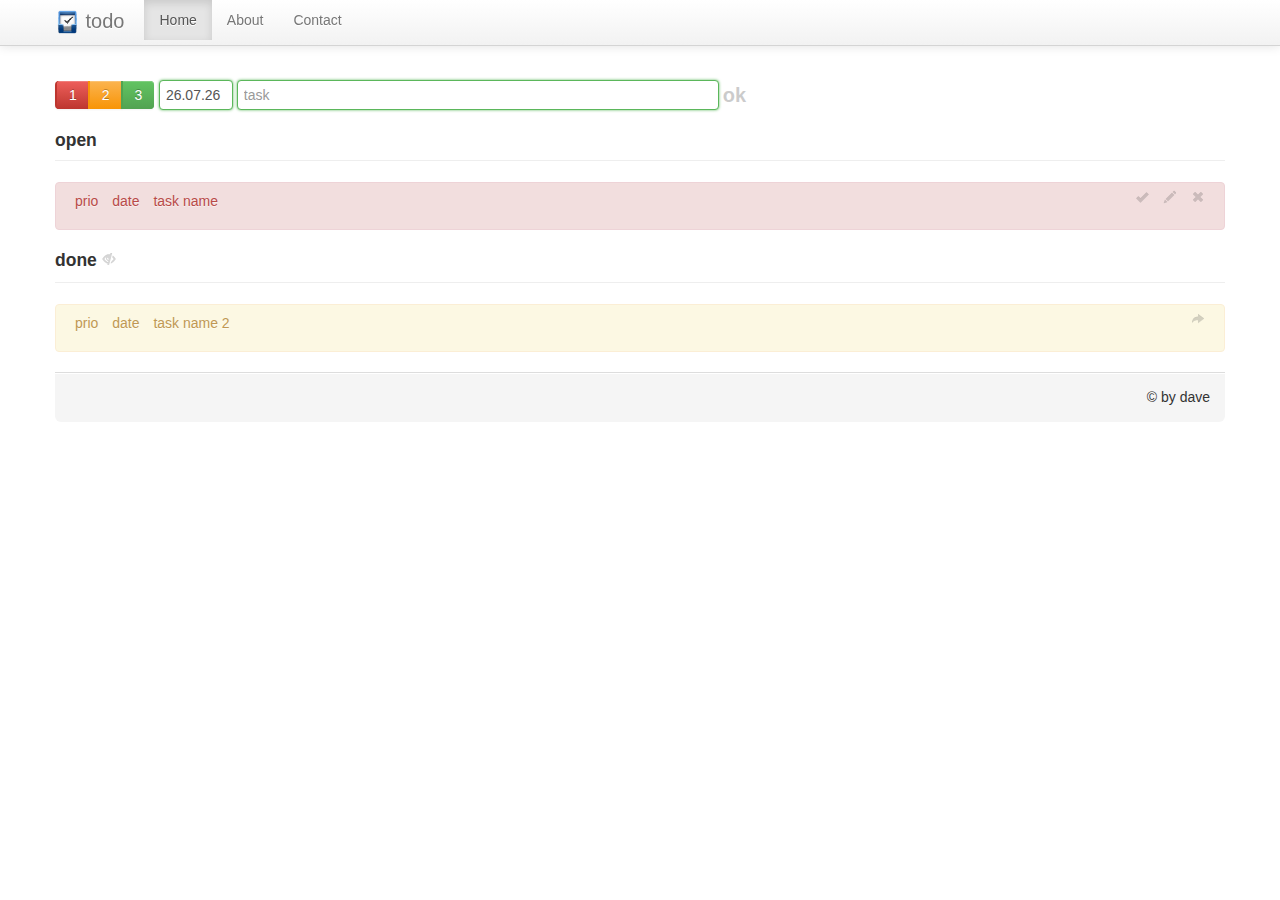
<file: index.html>
<!DOCTYPE html>
<html lang="en">
    <head>
        <meta charset="utf-8">
        <title>dave's todo list</title>
        <meta name="viewport" content="width=device-width, initial-scale=1.0">
        <meta name="description" content="">
        <meta name="author" content="">

        <!-- Le styles -->
        <style>
            body {
                padding-top: 80px; /* 60px to make the container go all the way to the bottom of the topbar */
            }
        </style>
        <link href="assets/css/bootstrap.css" rel="stylesheet">
        <link href="assets/css/owndesign.css" rel="stylesheet">
        <link href="assets/css/bootstrap-responsive.css" rel="stylesheet">
        <link href="assets/css/jquery/jquery-ui-1.10.3.custom.css" rel="stylesheet">


        <!-- HTML5 shim, for IE6-8 support of HTML5 elements -->
        <!--[if lt IE 9]>
          <script src="assets/js/html5shiv.js"></script>
        <![endif]-->

        <!-- Fav and touch icons -->
        <link rel="apple-touch-icon-precomposed" sizes="144x144" href="assets/ico/todo_icon.png">
        <link rel="apple-touch-icon-precomposed" sizes="114x114" href="assets/ico/todo_icon.png">
        <link rel="apple-touch-icon-precomposed" sizes="72x72" href="assets/ico/todo_icon.png">
        <link rel="apple-touch-icon-precomposed" href="assets/ico/todo_icon.png">
        <link rel="shortcut icon" href="assets/ico/todo_icon.png">
    </head>

    <body>

        <div class="navbar navbar-fixed-top">
            <div class="navbar-inner">
                <div class="container">
                    <button type="button" class="btn btn-navbar" data-toggle="collapse" data-target=".nav-collapse">
                        <span class="icon-bar"></span>
                        <span class="icon-bar"></span>
                        <span class="icon-bar"></span>
                    </button>
                    <a class="brand" href="index.html" style="text-decoration: none">
                        <img src="assets/ico/todo_icon.png" width="25" />
                        todo</a>
                    <div class="nav-collapse collapse">
                        <ul class="nav">
                            <li class="active"><a href="index.html">Home</a></li>
                            <li><a href="about.html" id="about">About</a></li>
                            <li><a href="contact.html">Contact</a></li>
                        </ul>
                    </div>
                    <!--/.nav-collapse -->
                </div>
            </div>
        </div>

        <div class="container">
            <!-- inhalt der todo list -->
            <div>
                <div id="top-of-page">
                </div>
                <!-- formularfelder -->
                <div>
                    <form class="form-inline">
                        <fieldset>
                            <span class="btn-group" id="btn-group">
                                <button class="btn btn-danger" type="button" id="button1">1</button>
                                <button class="btn btn-warning" type="button" id="button2">2</button>
                                <button class="btn btn-success" type="button" id="button3">3</button>
                            </span>
                            <span>
                                <input type="text" placeholder="date" class="formfields" id="datepicker">
                                <input type="text" placeholder="task" class="formfields" id="taskName">
                                <button type="button" class="close" id="validateButton">ok</button>
                            </span>
                        </fieldset>
                    </form>
                </div>
                <div>
                    <!-- aktive liste -->
                    <h4>open</h4><hr />
                    <div id="taskList">

                        <!--dynamischer part...: -->
                        <div class="alert alert-danger">
                            <ul class="inline free-buttons">
                                <li>
                                    <button type="button" class="close" title="task done" id="done-button">
                                        <i class="icon-ok"></i>
                                    </button>
                                </li>
                                <li>
                                    <button type="button" class="close" title="edit task" id="edit-button">
                                        <i class="icon-pencil"></i>
                                    </button>
                                </li>
                                <li>
                                    <button type="button" class="close" title="delete task" id="del-button">
                                        <i class="icon-remove"></i>
                                    </button>
                                </li>
                            </ul>
                            <ul class="inline">
                                <li>prio</li>
                                <li>date</li>
                                <li>task name</li>
                            </ul>

                        </div>

                    </div>
                    <!-- erledigte Tasks -->
                    <div>
                        <h4>done
                            <button type="button" class="close" data-toggle="collapse" href="#doneList" title="hide <> show tasks" id="extend-button">
                                <i class="icon-eye-close" id="eye-icon"></i>
                            </button>
                        </h4>
                        <hr />
                    </div>
                    <div class="collapse in" id="doneList">
                        <!--dynamischer part-->
                        <div class="alert ">
                            <ul class="inline free-buttons">
                                <li>
                                    <button type="button" class="close" data-placement="left" title="re-open task" id="reopen-button">
                                        <i class="icon-share-alt"></i>
                                    </button>
                                </li>
                            </ul>
                            <ul class="inline">
                                <li>prio</li>
                                <li>date</li>
                                <li>task name 2</li>
                            </ul>

                        </div>

                    </div>
                </div>
                <div>
                    <!-- testzone -->





                </div>

            </div>
        </div>
        <!-- /container -->

        <!--modal - errormessage-->
        <div class="modal hide fade" id="errorMissingName">
            <div class="modal-header">
                <button type="button" class="close" data-dismiss="modal" aria-hidden="true">&times;</button>
                <h3>Error</h3>
            </div>
            <div class="modal-body">
                <p>Please enter a task!</p>
            </div>
            <div class="modal-footer">
                <a class="btn btn-primary ok-button" data-dismiss="modal">ok</a>
            </div>
        </div>

        <!--footer-->
        <footer>
            <div class="container" id="footer">
                <p class="modal-footer">&copy; by dave</p>
            </div>
        </footer>


        <!-- Le javascript
    ================================================== -->
        <!-- Placed at the end of the document so the pages load faster -->
        <div>
            <script src="assets/js/jquery.js"></script>
            <script src="assets/js/bootstrap-transition.js"></script>
            <script src="assets/js/bootstrap-alert.js"></script>
            <script src="assets/js/bootstrap-modal.js"></script>
            <script src="assets/js/bootstrap-dropdown.js"></script>
            <script src="assets/js/bootstrap-scrollspy.js"></script>
            <script src="assets/js/bootstrap-tab.js"></script>
            <script src="assets/js/bootstrap-tooltip.js"></script>
            <script src="assets/js/bootstrap-popover.js"></script>
            <script src="assets/js/bootstrap-button.js"></script>
            <script src="assets/js/bootstrap-collapse.js"></script>
            <script src="assets/js/bootstrap-carousel.js"></script>
            <script src="assets/js/bootstrap-typeahead.js"></script>
            <script src="assets/js/ownscript.js"></script>
            <script src="assets/js/jquery/jquery-ui-1.10.3.custom.js"></script>
            <script src="assets/js/jquery/jquery-ui-1.10.3.custom.min.js"></script>
        </div>
    </body>

</html>
</file>
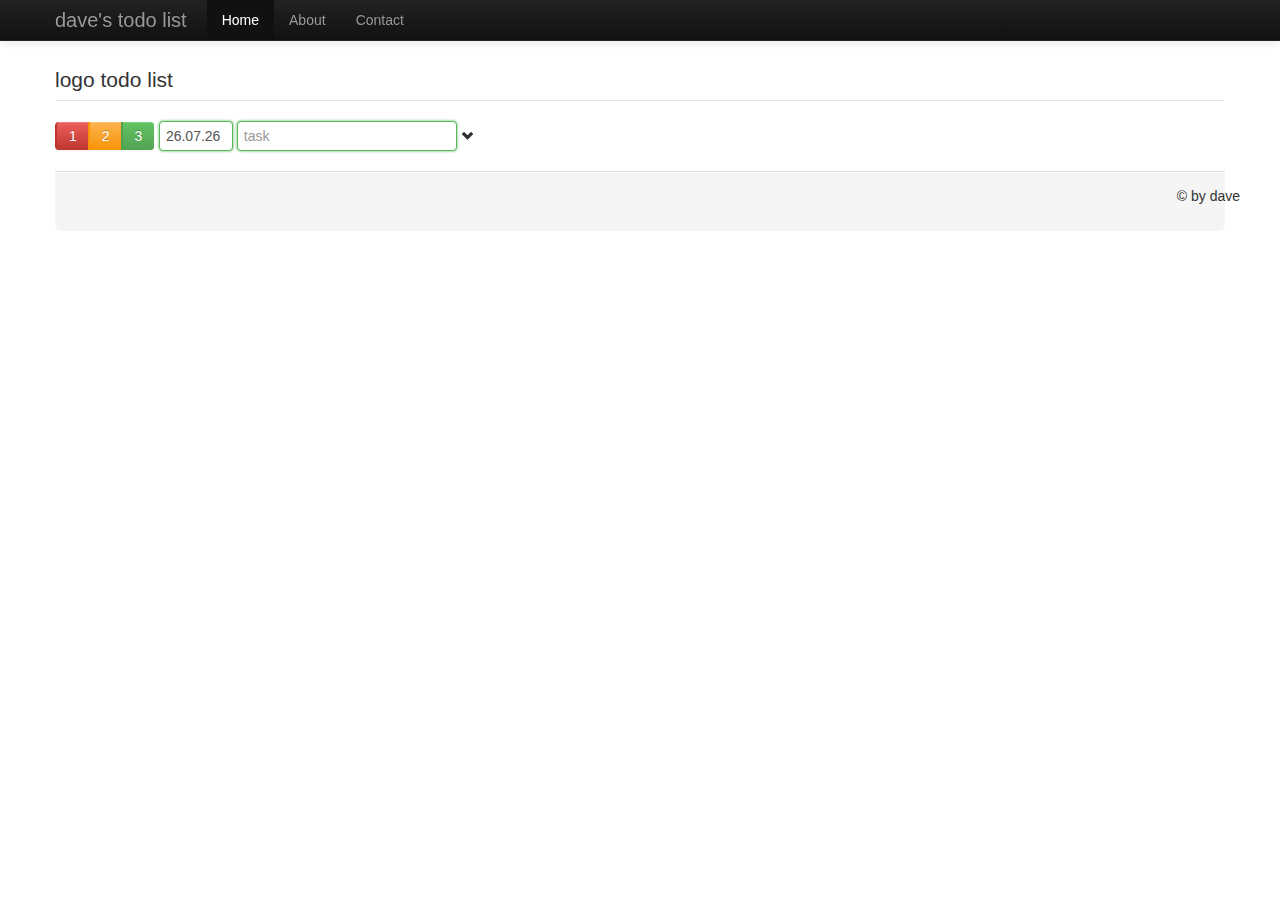
<file: html/index.html>
<!DOCTYPE html>
<html lang="en">
<head>
    <meta charset="utf-8">
    <title>dave's todo list</title>
    <meta name="viewport" content="width=device-width, initial-scale=1.0">
    <meta name="description" content="">
    <meta name="author" content="">

    <!-- Le styles -->
    <link href="../assets/css/bootstrap.css" rel="stylesheet">
    <link href="../assets/css/owndesign.css" rel="stylesheet">
    <link href="../assets/css/bootstrap-responsive.css" rel="stylesheet">
    <link href="../assets/css/jquery/jquery-ui-1.10.3.custom.css" rel="stylesheet">
    <style>
        body {
            padding-top: 60px; /* 60px to make the container go all the way to the bottom of the topbar */
        }
    </style>

    <!-- HTML5 shim, for IE6-8 support of HTML5 elements -->
    <!--[if lt IE 9]>
      <script src="../assets/js/html5shiv.js"></script>
    <![endif]-->

    <!-- Fav and touch icons -->
    <link rel="apple-touch-icon-precomposed" sizes="144x144" href="../assets/ico/apple-touch-icon-144-precomposed.png">
    <link rel="apple-touch-icon-precomposed" sizes="114x114" href="../assets/ico/apple-touch-icon-114-precomposed.png">
    <link rel="apple-touch-icon-precomposed" sizes="72x72" href="../assets/ico/apple-touch-icon-72-precomposed.png">
    <link rel="apple-touch-icon-precomposed" href="../assets/ico/apple-touch-icon-57-precomposed.png">
    <link rel="shortcut icon" href="../assets/ico/favicon.png">
</head>

<body>

    <div class="navbar navbar-inverse navbar-fixed-top">
        <div class="navbar-inner">
            <div class="container">
                <button type="button" class="btn btn-navbar" data-toggle="collapse" data-target=".nav-collapse">
                    <span class="icon-bar"></span>
                    <span class="icon-bar"></span>
                    <span class="icon-bar"></span>
                </button>
                <a class="brand" href="#">dave's todo list</a>
                <div class="nav-collapse collapse">
                    <ul class="nav">
                        <li class="active"><a href="#">Home</a></li>
                        <li><a href="#about">About</a></li>
                        <li><a href="#contact">Contact</a></li>
                    </ul>
                </div>
                <!--/.nav-collapse -->
            </div>
        </div>
    </div>

    <div class="container">
        <!-- inhalt der todo list -->
        <div class="header">
            <div>
                <!-- logo & titel -->
                <legend>logo todo list</legend>
            </div>
        </div>
        <div>
            <!-- formularfelder -->
            <div>
                <form class="form-inline">
                    <fieldset>
                        <span class="btn-group" id="btn-group" title="set a priority">
                            <button class="btn btn-danger" type="button" id="button3">1</button>
                            <button class="btn btn-warning" type="button" id="button2">2</button>
                            <button class="btn btn-success" type="button" id="button1">3</button>
                        </span>
                        <span>
                            <input type="text" placeholder="date" class="formfields input-small" id="datepicker">
                            <input type="text" placeholder="task" class="formfields">
                            <span class="icon-chevron-down" id="validatebutton"></span>
                        </span>
                    </fieldset>
                </form>
            </div>
            <div>
                <!-- dynamische liste -->

            </div>
            <div>
                <!-- testzone -->

            </div>

        </div>
    <!-- /container -->

        <footer class="footer modal-footer">
            <div class="container" id="footer">
                <p>&copy by dave</p>
            </div>
        </footer>


        <!-- Le javascript
    ================================================== -->
        <!-- Placed at the end of the document so the pages load faster -->
        <div>
            <script src="../assets/js/jquery.js"></script>
            <script src="../assets/js/bootstrap-transition.js"></script>
            <script src="../assets/js/bootstrap-alert.js"></script>
            <script src="../assets/js/bootstrap-modal.js"></script>
            <script src="../assets/js/bootstrap-dropdown.js"></script>
            <script src="../assets/js/bootstrap-scrollspy.js"></script>
            <script src="../assets/js/bootstrap-tab.js"></script>
            <script src="../assets/js/bootstrap-tooltip.js"></script>
            <script src="../assets/js/bootstrap-popover.js"></script>
            <script src="../assets/js/bootstrap-button.js"></script>
            <script src="../assets/js/bootstrap-collapse.js"></script>
            <script src="../assets/js/bootstrap-carousel.js"></script>
            <script src="../assets/js/bootstrap-typeahead.js"></script>
            <script src="../assets/js/ownscript.js"></script>
            <script src="../assets/js/jquery/jquery-ui-1.10.3.custom.js"></script>
            <script src="../assets/js/jquery/jquery-ui-1.10.3.custom.min.js"></script>
        </div>
</body>

</html>
</file>
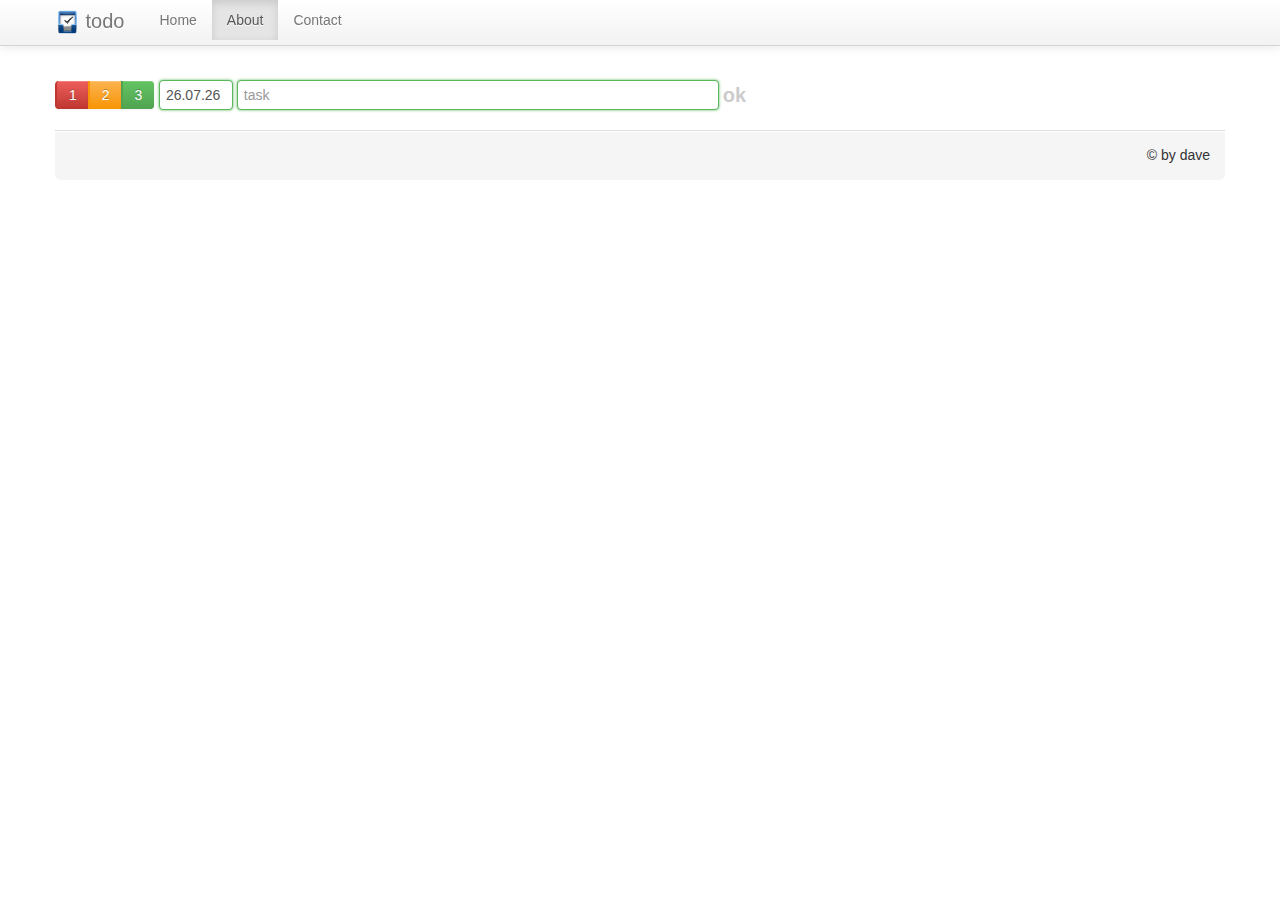
<file: about.html>
<!DOCTYPE html>
<html lang="en">
<head>
    <meta charset="utf-8">
    <title>dave's todo list</title>
    <meta name="viewport" content="width=device-width, initial-scale=1.0">
    <meta name="description" content="">
    <meta name="author" content="">

    <!-- Le styles -->
    <style>
        body {
            padding-top: 80px; /* 60px to make the container go all the way to the bottom of the topbar */
        }
    </style>
    <link href="assets/css/bootstrap.css" rel="stylesheet">
    <link href="assets/css/owndesign.css" rel="stylesheet">
    <link href="assets/css/bootstrap-responsive.css" rel="stylesheet">
    <link href="assets/css/jquery/jquery-ui-1.10.3.custom.css" rel="stylesheet">

    <!-- HTML5 shim, for IE6-8 support of HTML5 elements -->
    <!--[if lt IE 9]>
      <script src="assets/js/html5shiv.js"></script>
    <![endif]-->

    <!-- Fav and touch icons -->
    <link rel="apple-touch-icon-precomposed" sizes="144x144" href="assets/ico/todo_icon.png">
    <link rel="apple-touch-icon-precomposed" sizes="114x114" href="assets/ico/todo_icon.png">
    <link rel="apple-touch-icon-precomposed" sizes="72x72" href="assets/ico/todo_icon.png">
    <link rel="apple-touch-icon-precomposed" href="assets/ico/todo_icon.png">
    <link rel="shortcut icon" href="assets/ico/todo_icon.png">
</head>

<body>

    <div class="navbar navbar-fixed-top">
        <div class="navbar-inner">
            <div class="container">
                <button type="button" class="btn btn-navbar" data-toggle="collapse" data-target=".nav-collapse">
                    <span class="icon-bar"></span>
                    <span class="icon-bar"></span>
                    <span class="icon-bar"></span>
                </button>
                <a class="brand" href="index.html" style="text-decoration: none">
                    <img src="assets/ico/todo_icon.png" width="25px" heigt="25px" />
                    todo</a>
                <div class="nav-collapse collapse">
                    <ul class="nav">
                        <li><a href="index.html">Home</a></li>
                        <li class="active"><a href="about.html" id="about">About</a></li>
                        <li><a href="contact.html">Contact</a></li>
                    </ul>
                </div>
                <!--/.nav-collapse -->
            </div>
        </div>
    </div>

    <div class="container">
        <!-- inhalt der todo list -->
        <div>
            <!-- formularfelder -->
            <div>
                <form class="form-inline">
                    <fieldset>
                        <span class="btn-group" id="btn-group">
                            <button class="btn btn-danger" type="button" id="button1">1</button>
                            <button class="btn btn-warning" type="button" id="button2">2</button>
                            <button class="btn btn-success" type="button" id="button3">3</button>
                        </span>
                        <span>
                            <input type="text" placeholder="date" class="formfields input-small" id="datepicker">
                            <input type="text" placeholder="task" class="formfields input-xxlarge" id="taskName">
                            <button type="button" class="close" id="validateButton">ok</button>
                        </span>
                    </fieldset>
                </form>
            </div>
            <div>
                
            </div>
            <!-- /container -->

            <footer class="footer">
                <div class="container" id="footer">
                    <p class="modal-footer">&copy by dave</p>
                </div>
            </footer>


            <!-- Le javascript
    ================================================== -->
            <!-- Placed at the end of the document so the pages load faster -->
            <div>
                <script src="assets/js/jquery.js"></script>
                <script src="assets/js/bootstrap-transition.js"></script>
                <script src="assets/js/bootstrap-alert.js"></script>
                <script src="assets/js/bootstrap-modal.js"></script>
                <script src="assets/js/bootstrap-dropdown.js"></script>
                <script src="assets/js/bootstrap-scrollspy.js"></script>
                <script src="assets/js/bootstrap-tab.js"></script>
                <script src="assets/js/bootstrap-tooltip.js"></script>
                <script src="assets/js/bootstrap-popover.js"></script>
                <script src="assets/js/bootstrap-button.js"></script>
                <script src="assets/js/bootstrap-collapse.js"></script>
                <script src="assets/js/bootstrap-carousel.js"></script>
                <script src="assets/js/bootstrap-typeahead.js"></script>
                <script src="assets/js/ownscript.js"></script>
                <script src="assets/js/jquery/jquery-ui-1.10.3.custom.js"></script>
                <script src="assets/js/jquery/jquery-ui-1.10.3.custom.min.js"></script>
            </div>
</body>

</html>
</file>
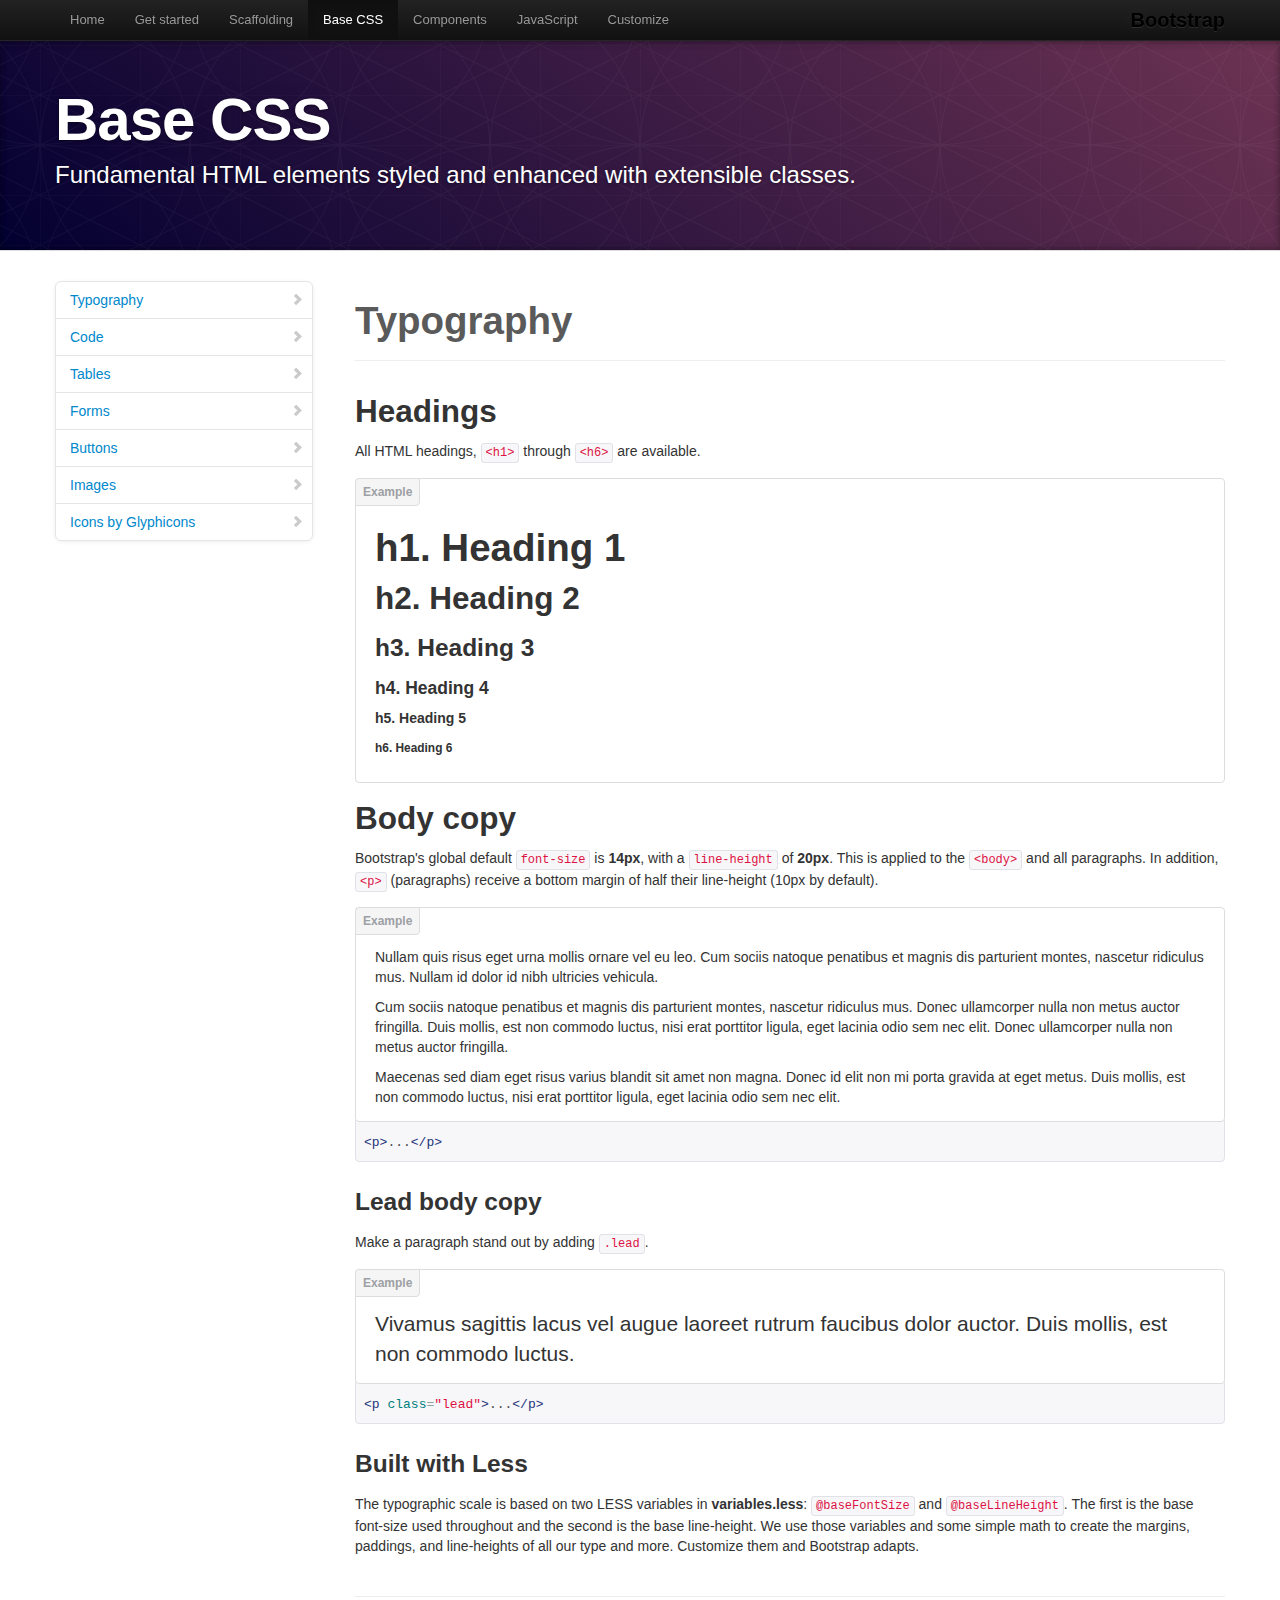
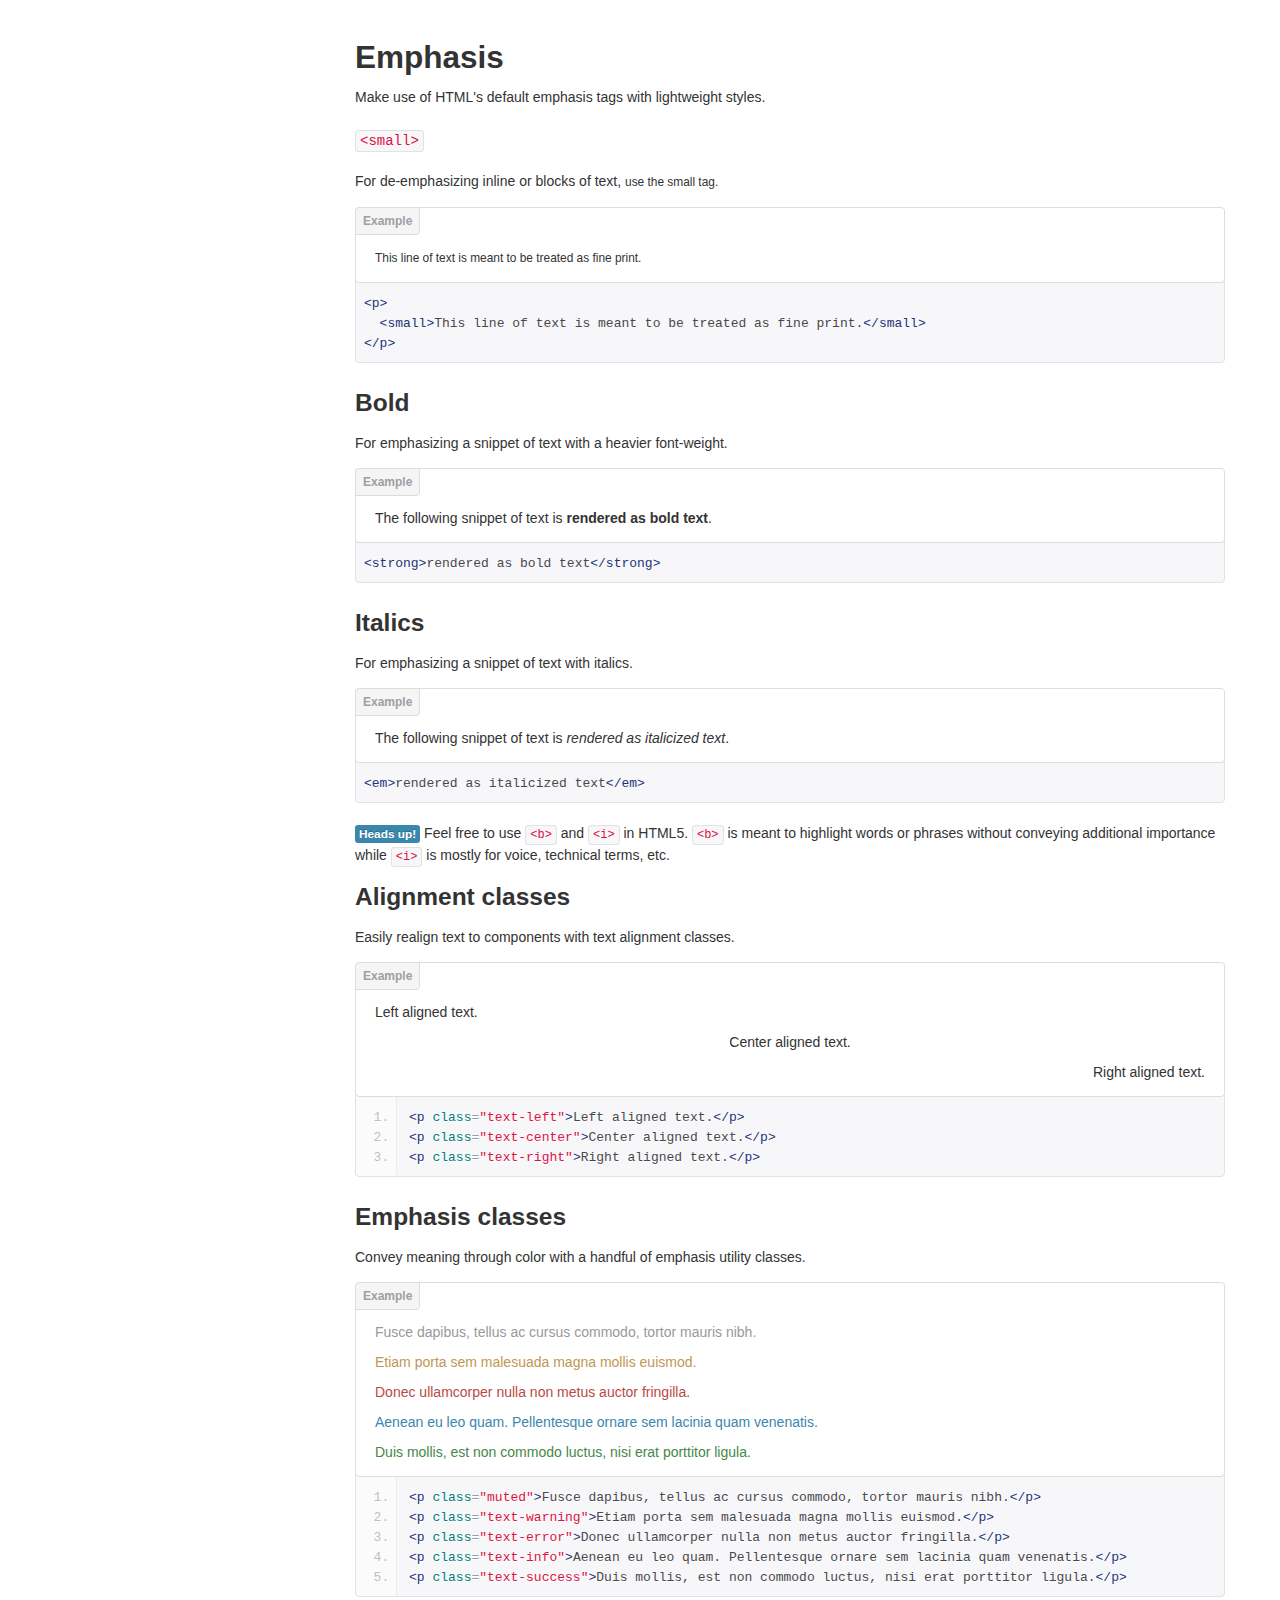
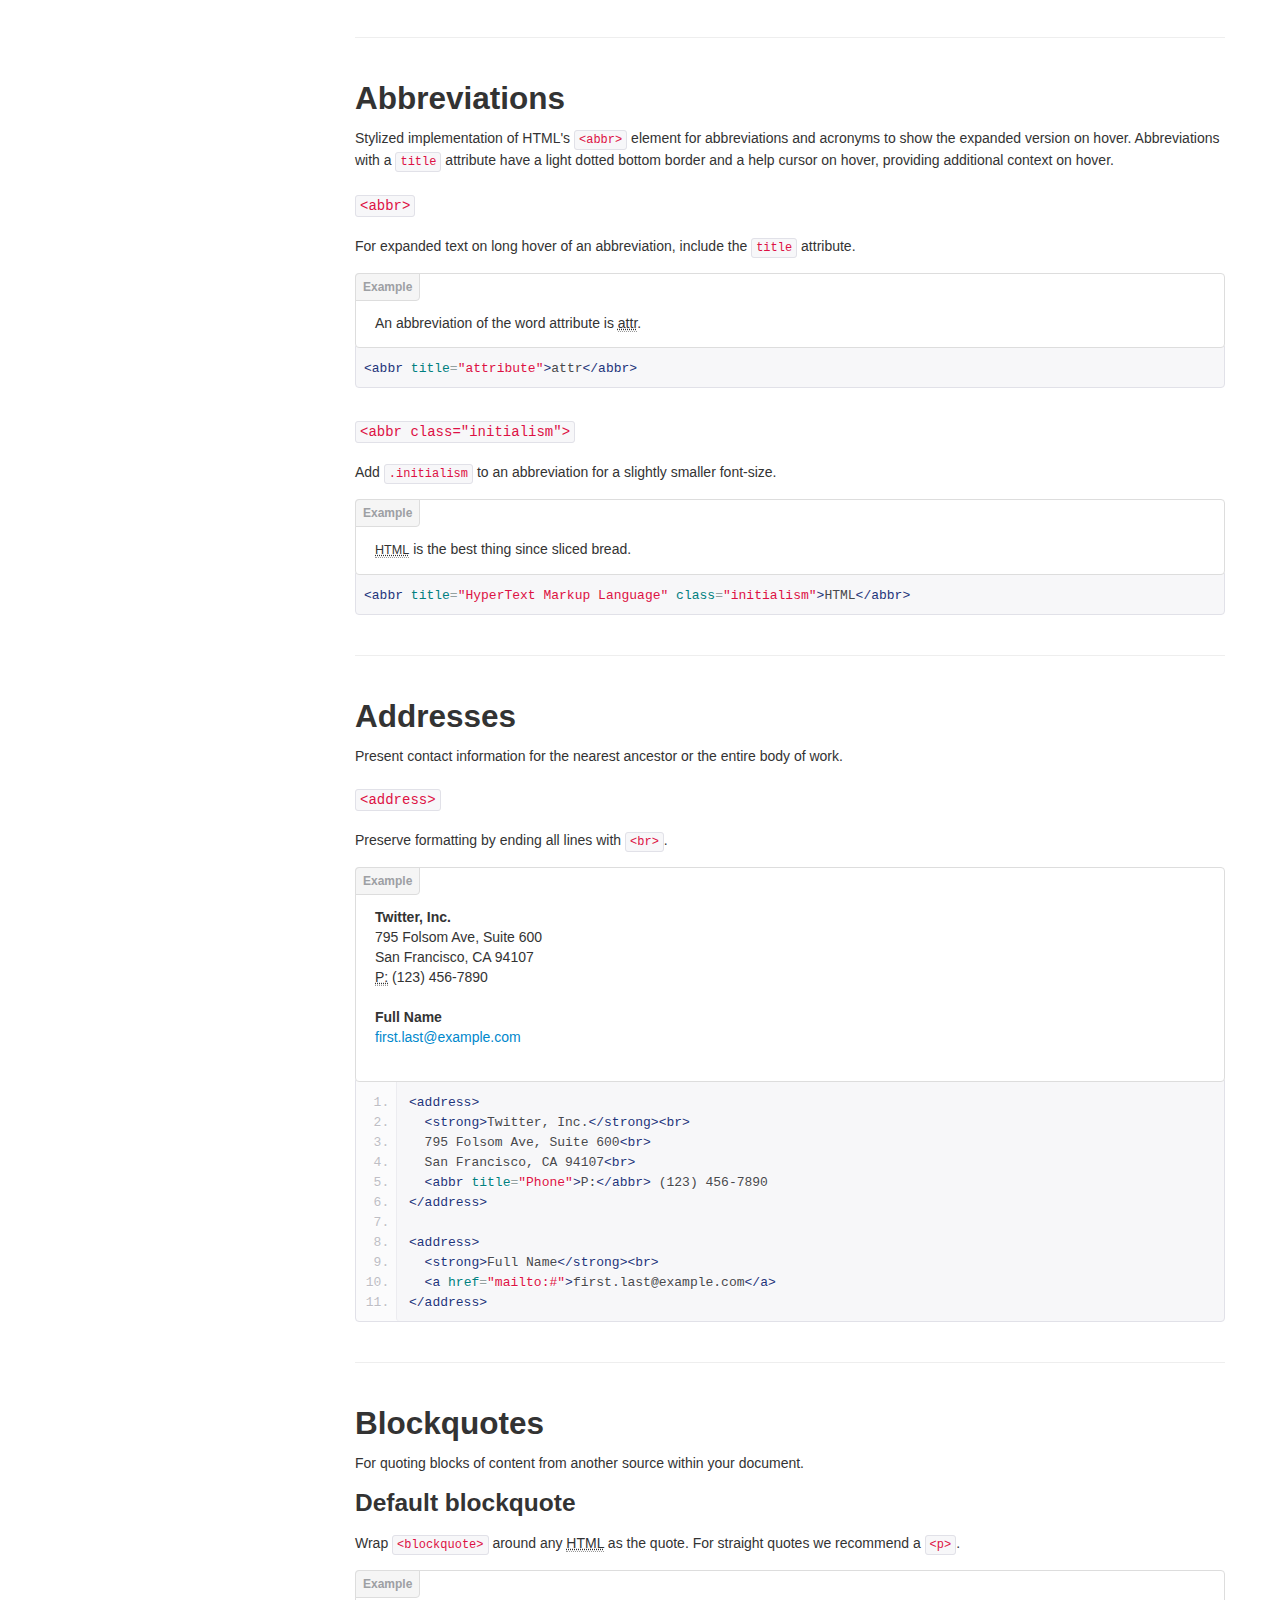
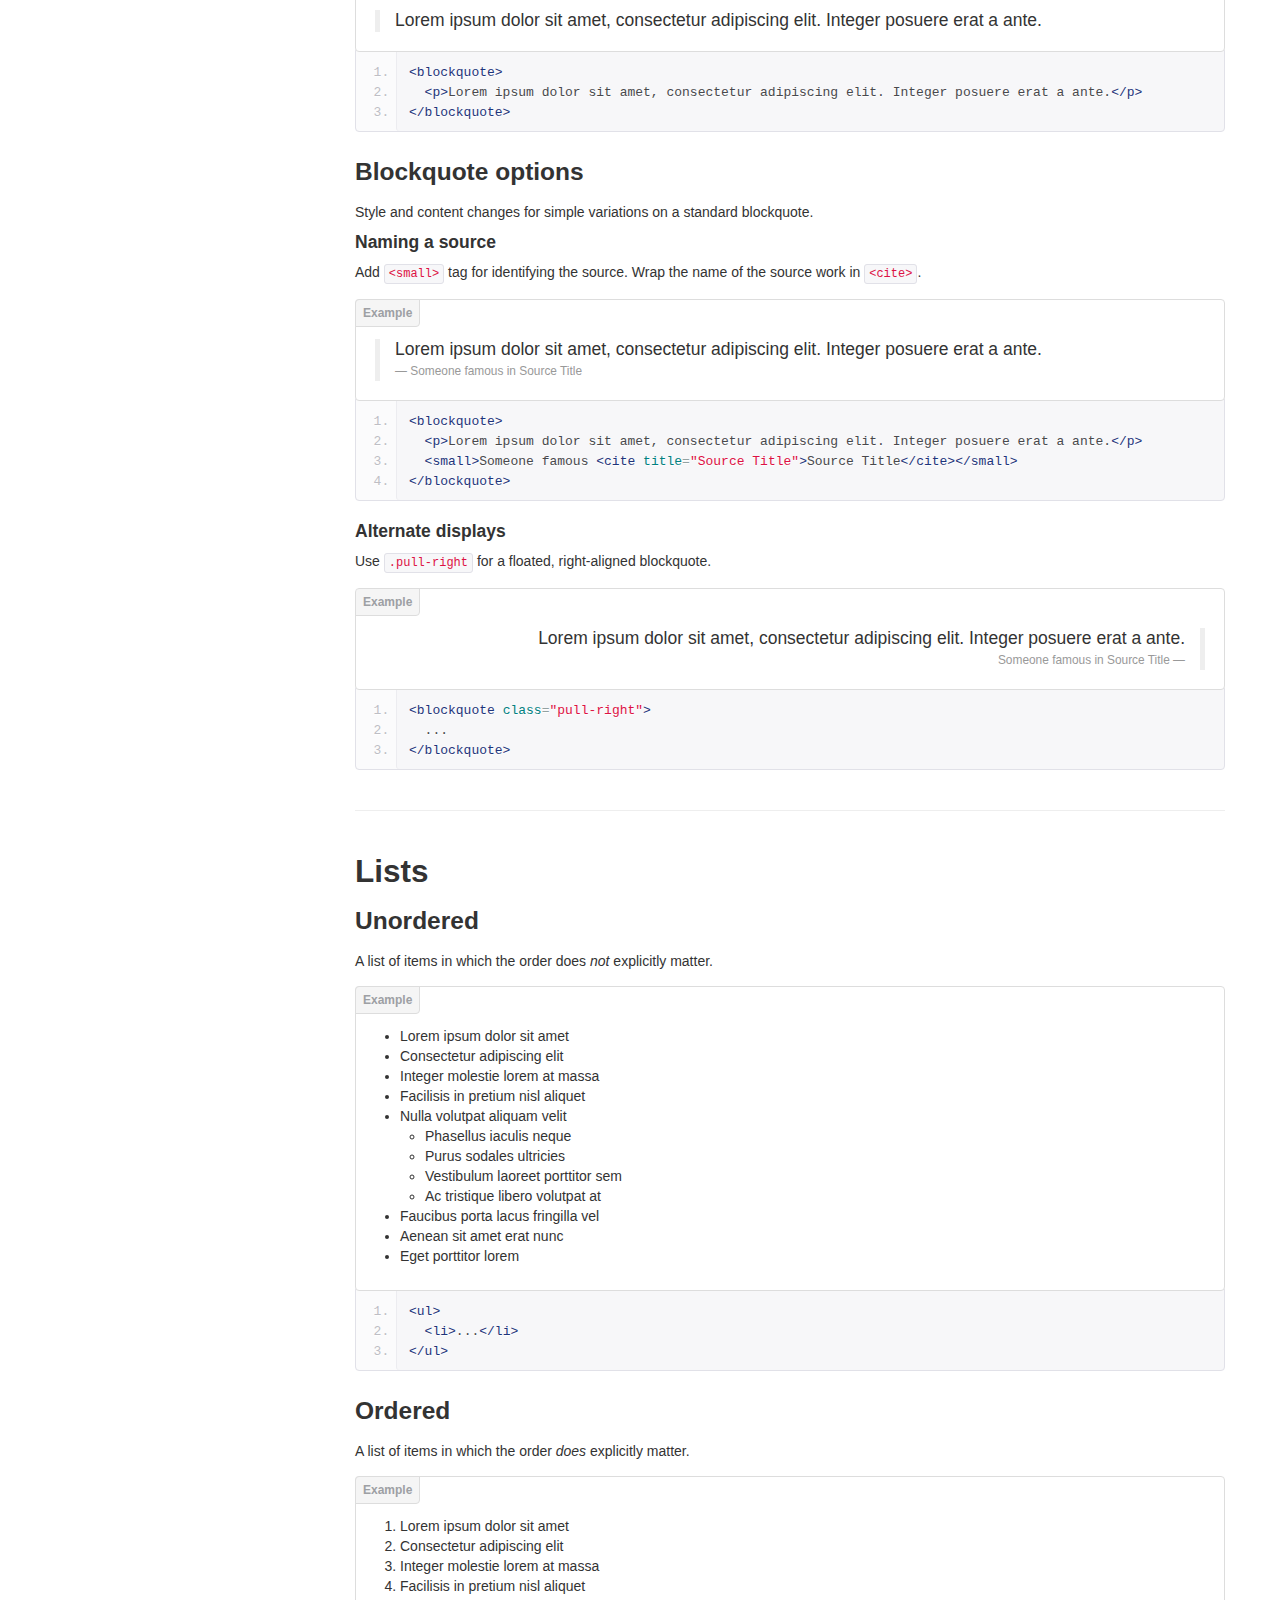
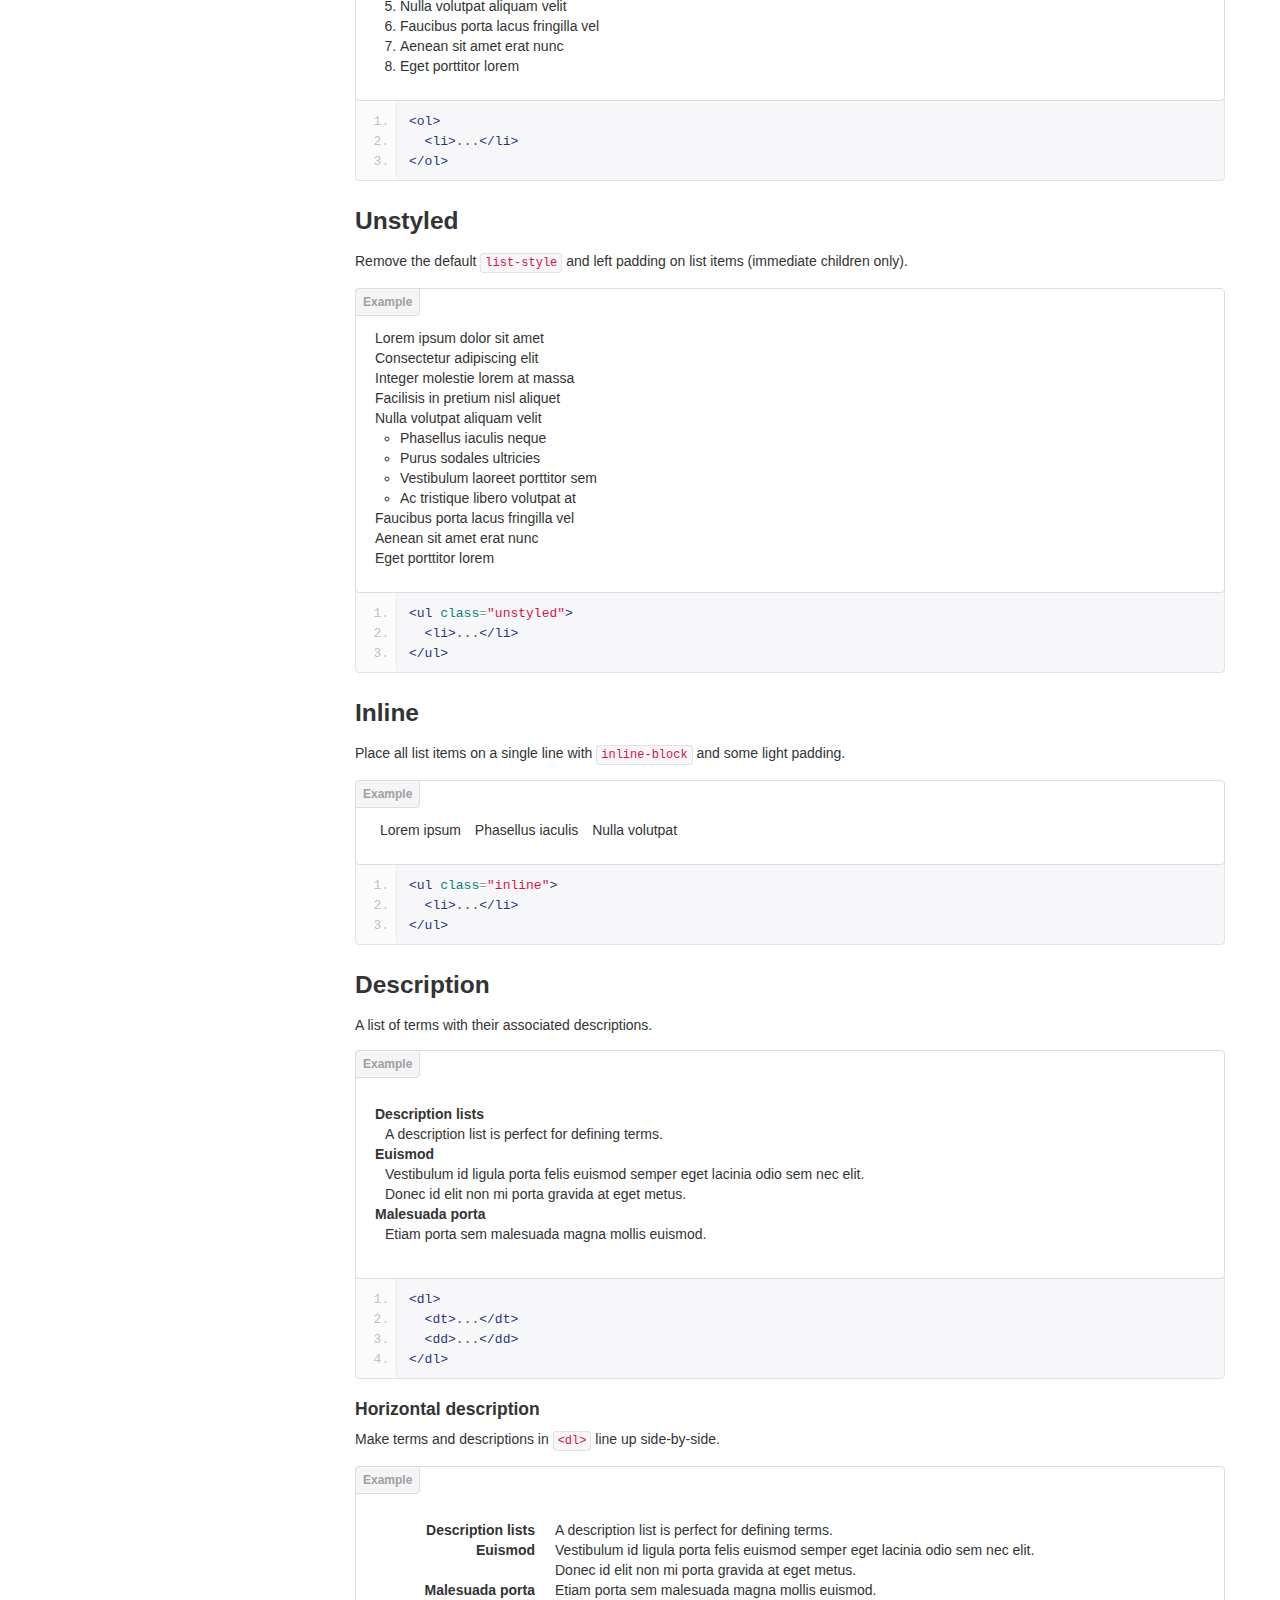
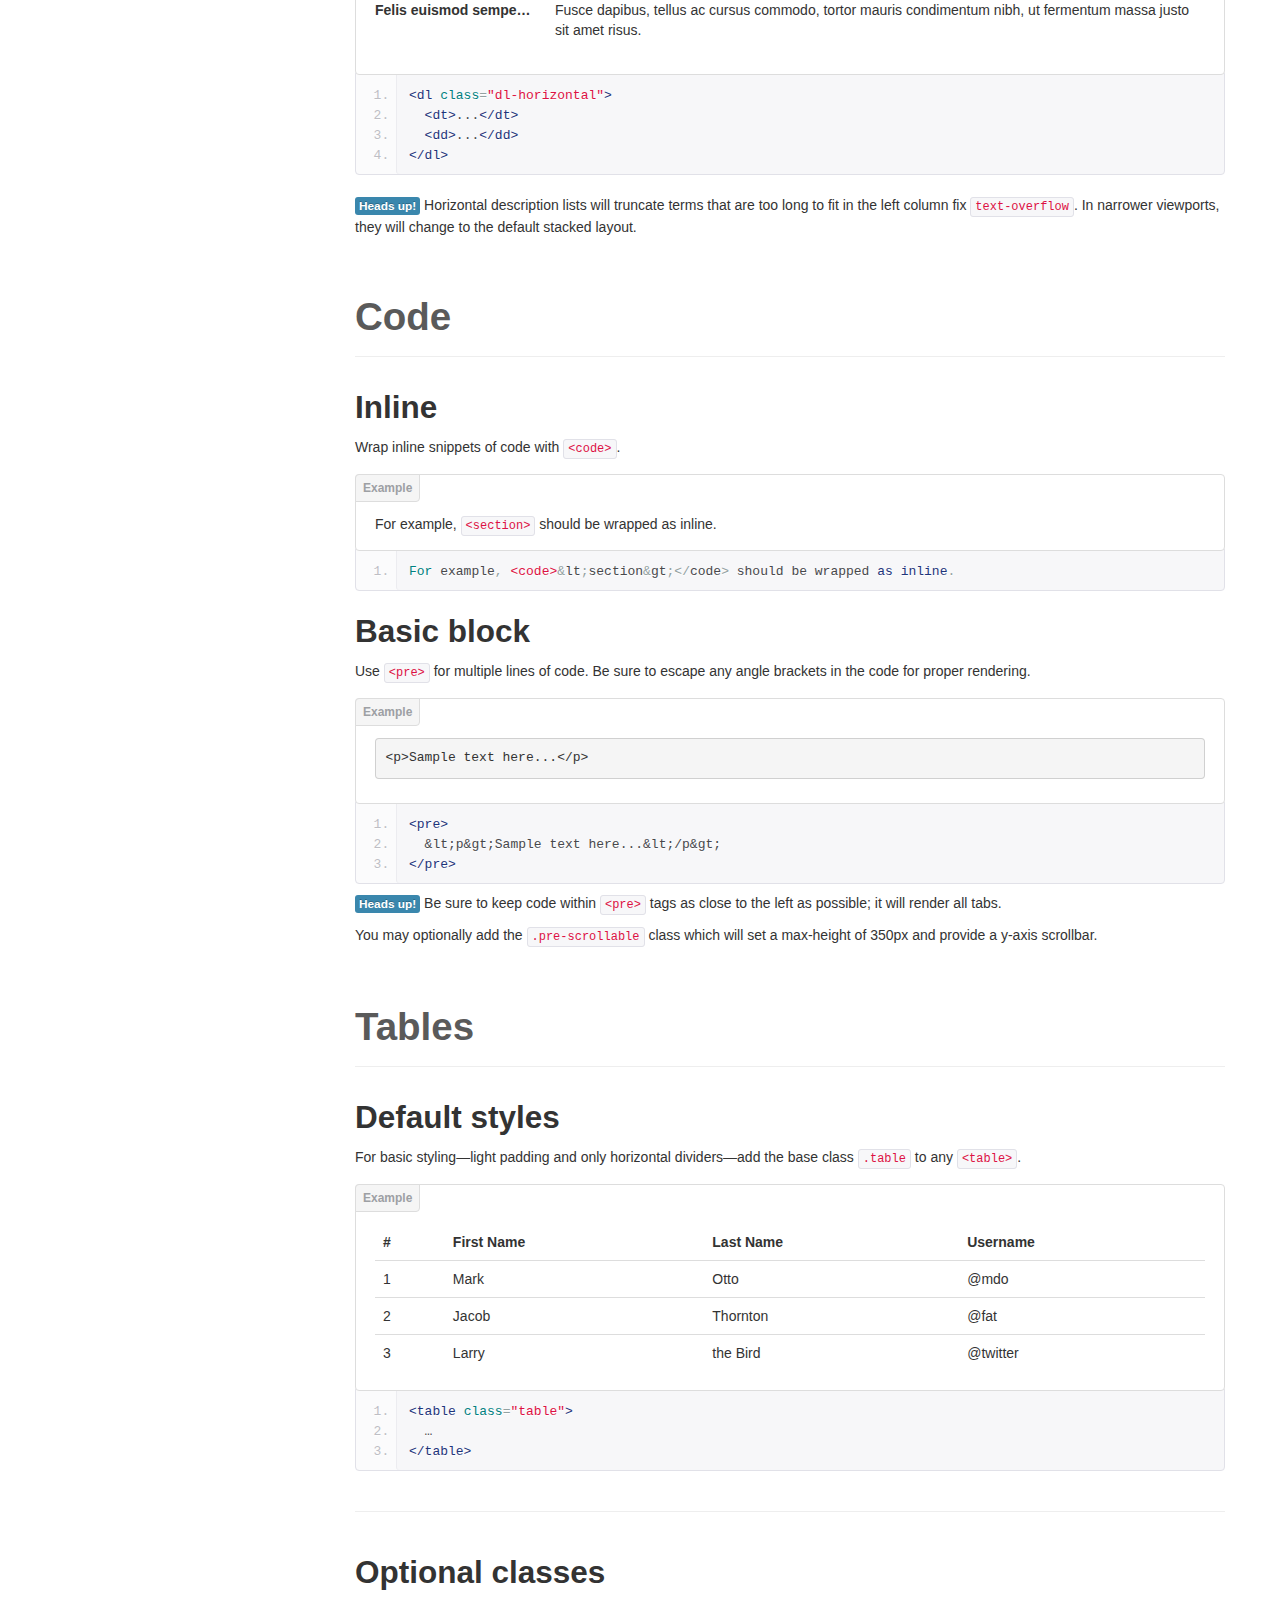
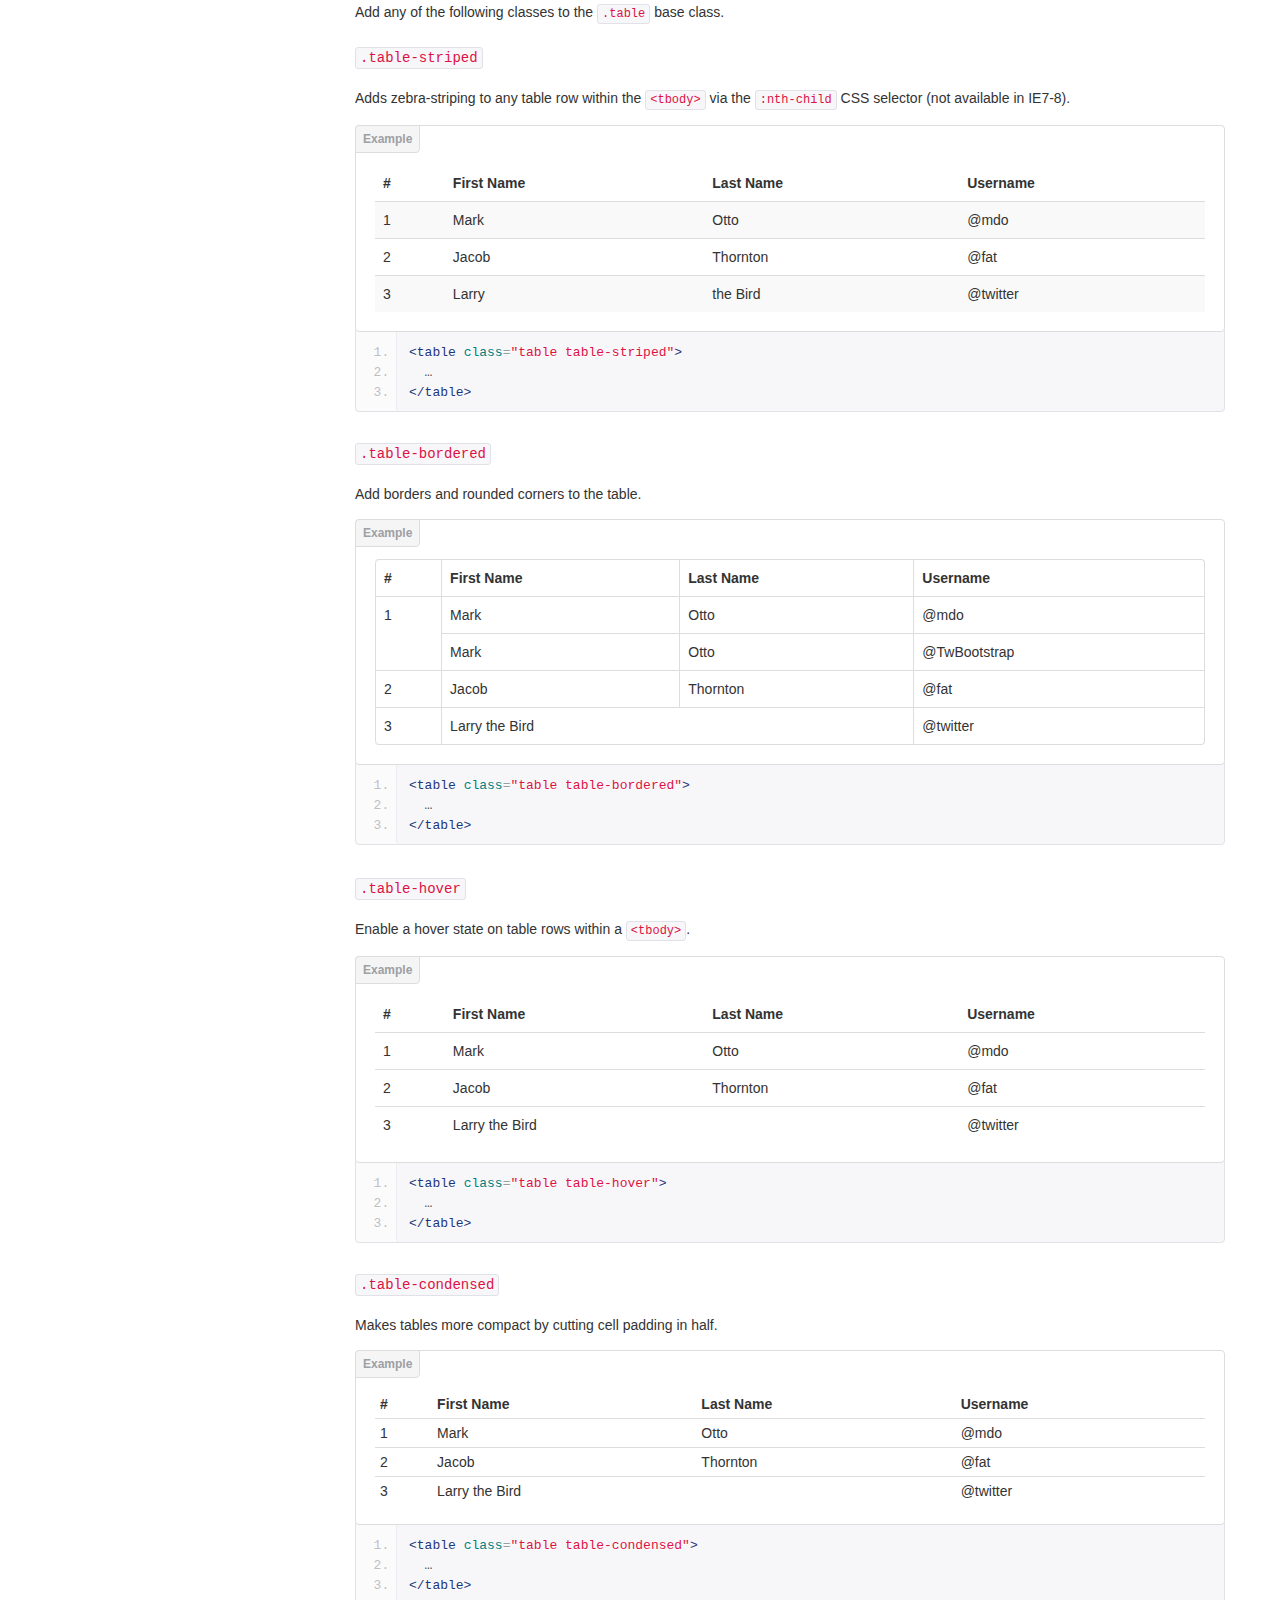
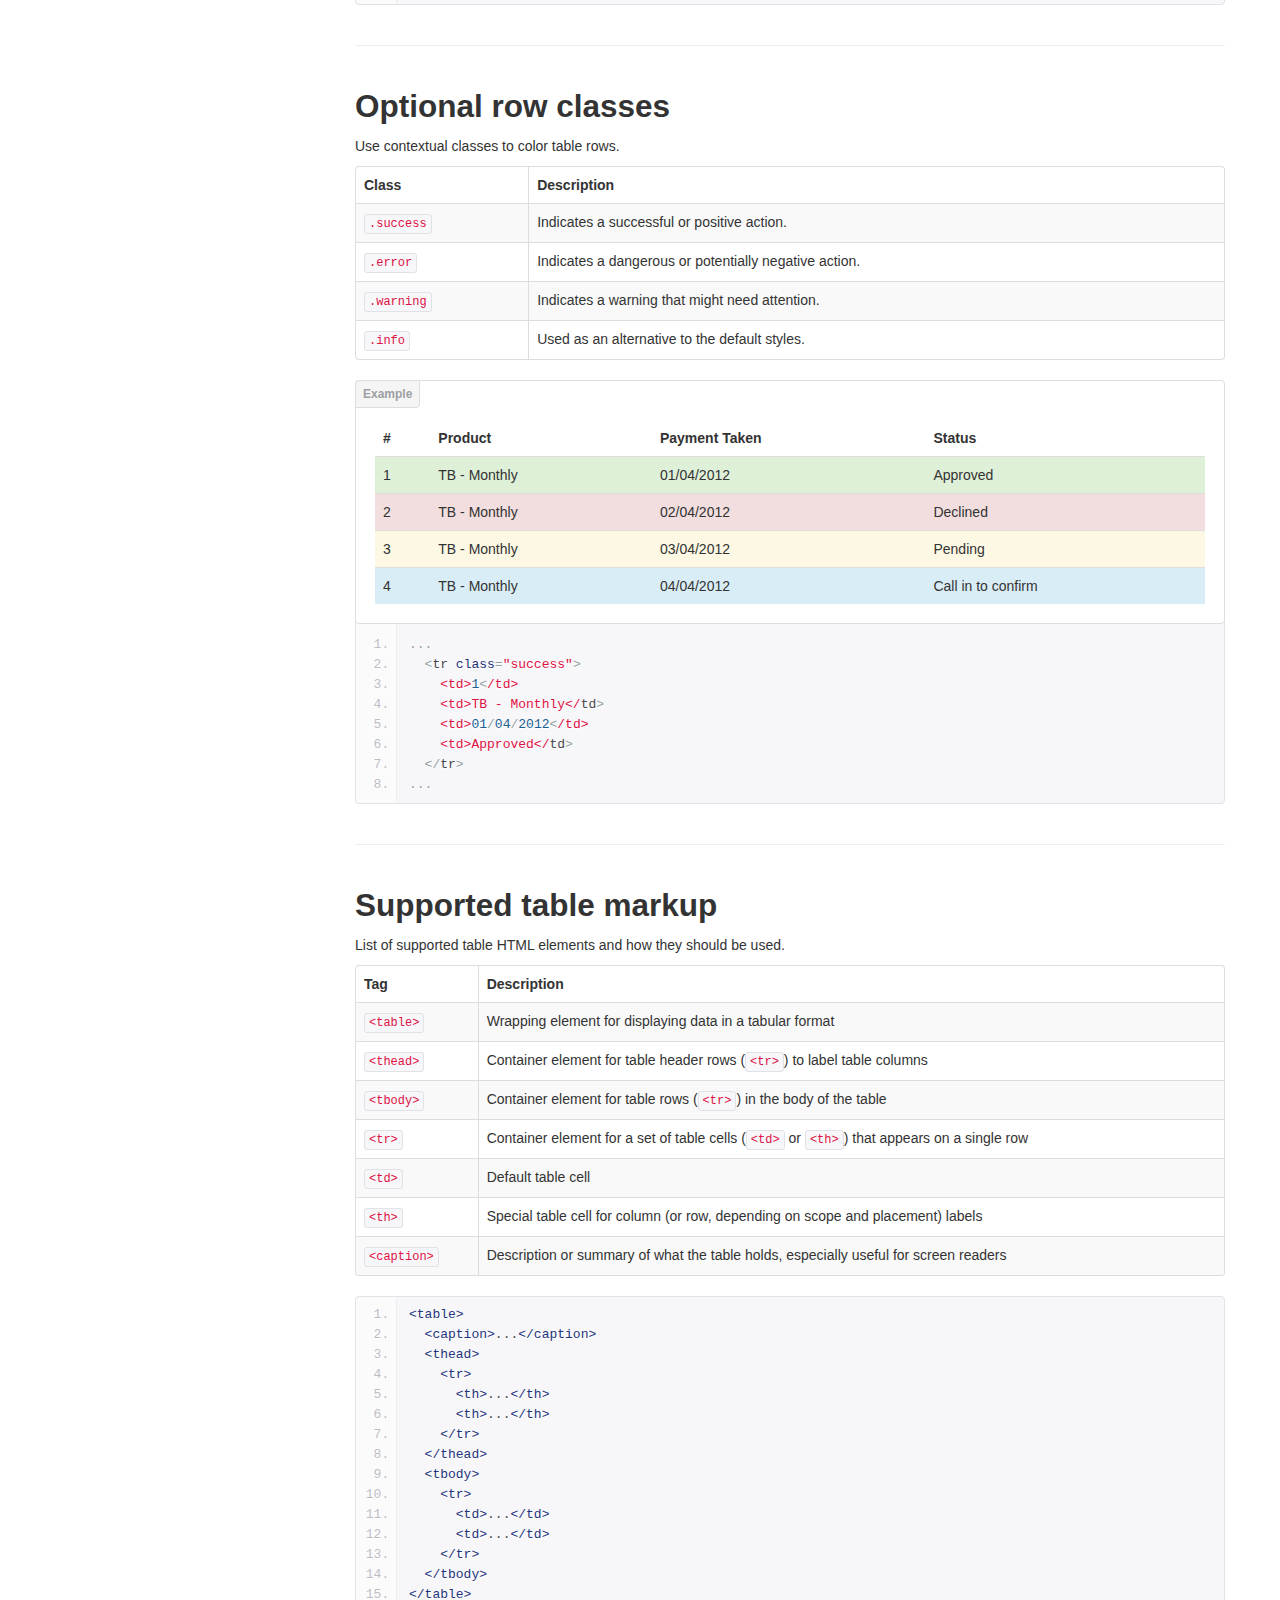
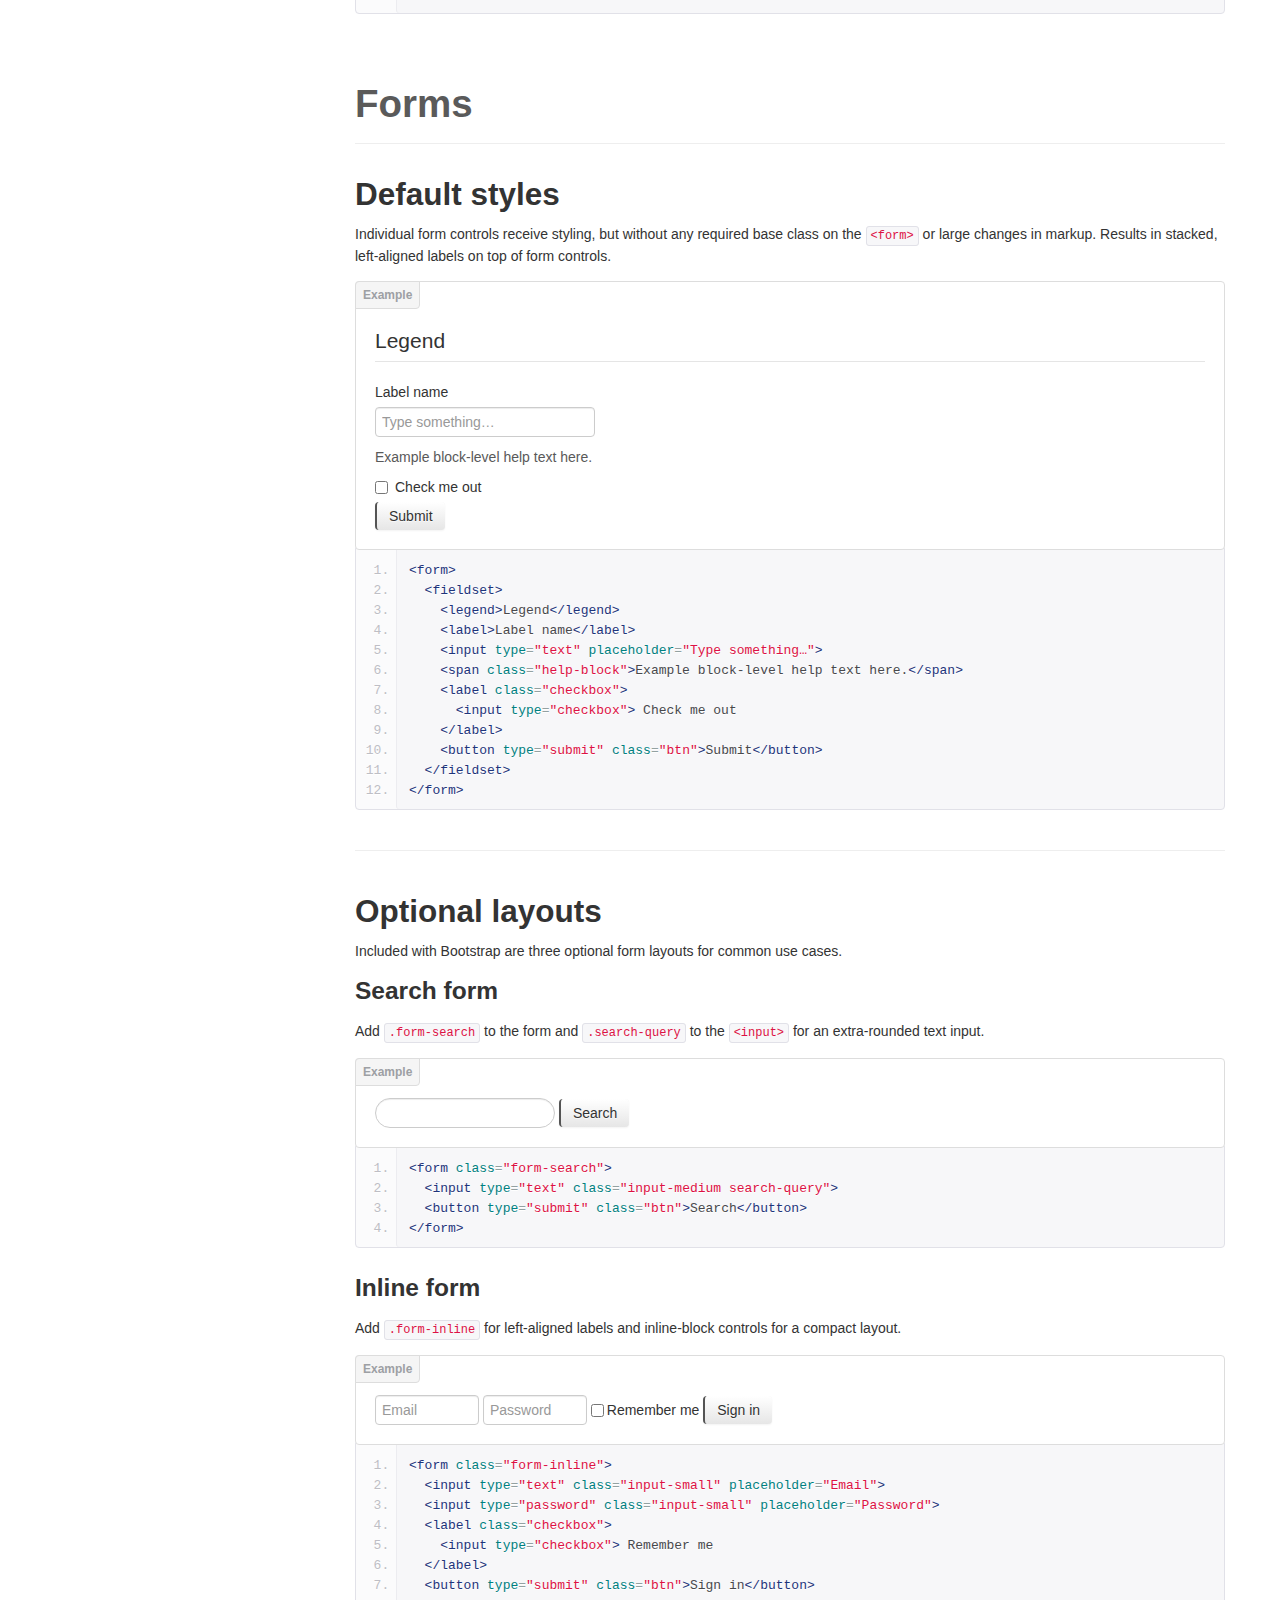
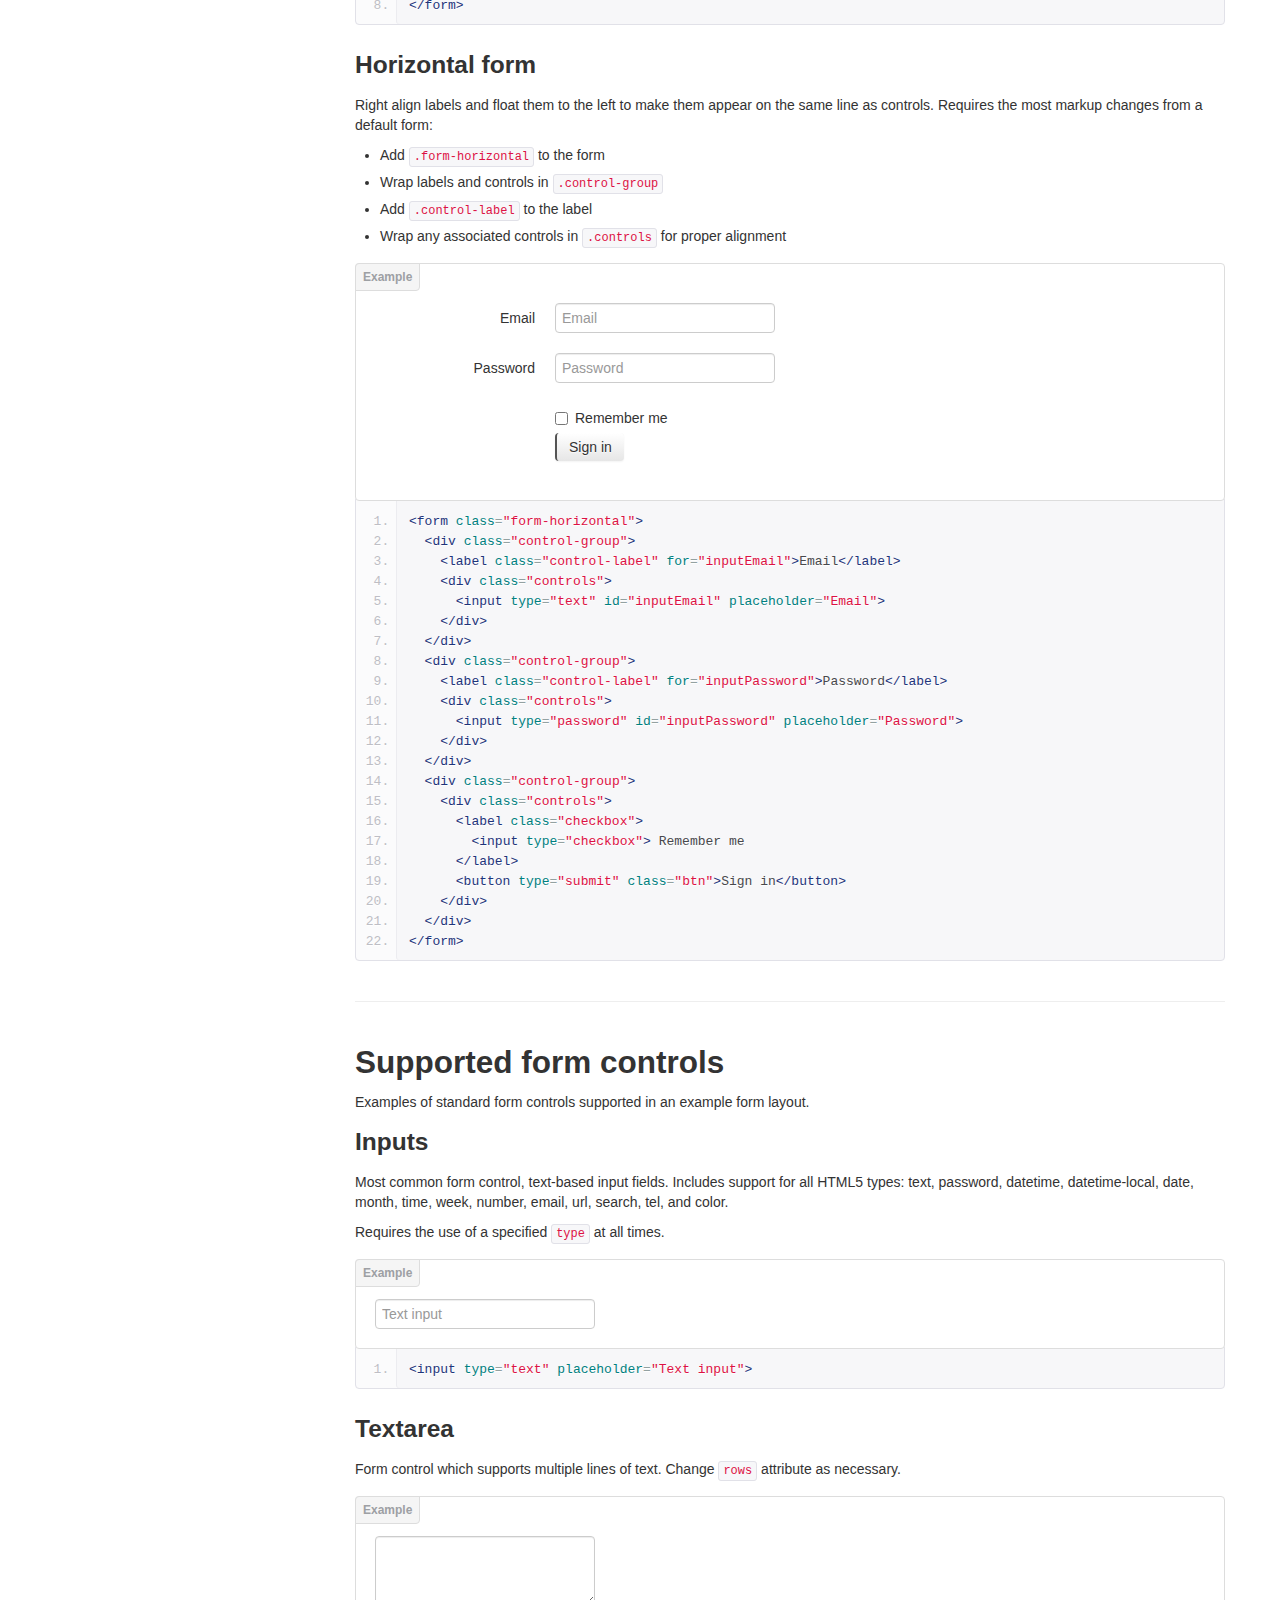
<file: base-css.html>
<!DOCTYPE html>
<html lang="en">
  <head>
    <meta charset="utf-8">
    <title>Base · Bootstrap</title>
    <meta name="viewport" content="width=device-width, initial-scale=1.0">
    <meta name="description" content="">
    <meta name="author" content="">

    <!-- Le styles -->
    <link href="assets/css/bootstrap.css" rel="stylesheet">
    <link href="assets/css/bootstrap-responsive.css" rel="stylesheet">
    <link href="assets/css/docs.css" rel="stylesheet">
    <link href="assets/js/google-code-prettify/prettify.css" rel="stylesheet">

    <!-- Le HTML5 shim, for IE6-8 support of HTML5 elements -->
    <!--[if lt IE 9]>
      <script src="assets/js/html5shiv.js"></script>
    <![endif]-->

    <!-- Le fav and touch icons -->
    <link rel="apple-touch-icon-precomposed" sizes="144x144" href="assets/ico/apple-touch-icon-144-precomposed.png">
    <link rel="apple-touch-icon-precomposed" sizes="114x114" href="assets/ico/apple-touch-icon-114-precomposed.png">
      <link rel="apple-touch-icon-precomposed" sizes="72x72" href="assets/ico/apple-touch-icon-72-precomposed.png">
                    <link rel="apple-touch-icon-precomposed" href="assets/ico/apple-touch-icon-57-precomposed.png">
                                   <link rel="shortcut icon" href="assets/ico/favicon.png">

    <script type="text/javascript">
      var _gaq = _gaq || [];
      _gaq.push(['_setAccount', 'UA-146052-10']);
      _gaq.push(['_trackPageview']);
      (function() {
        var ga = document.createElement('script'); ga.type = 'text/javascript'; ga.async = true;
        ga.src = ('https:' == document.location.protocol ? 'https://ssl' : 'http://www') + '.google-analytics.com/ga.js';
        var s = document.getElementsByTagName('script')[0]; s.parentNode.insertBefore(ga, s);
      })();
    </script>
  </head>

  <body data-spy="scroll" data-target=".bs-docs-sidebar">

    <!-- Navbar
    ================================================== -->
    <div class="navbar navbar-inverse navbar-fixed-top">
      <div class="navbar-inner">
        <div class="container">
          <button type="button" class="btn btn-navbar" data-toggle="collapse" data-target=".nav-collapse">
            <span class="icon-bar"></span>
            <span class="icon-bar"></span>
            <span class="icon-bar"></span>
          </button>
          <a class="brand" href="./index.html">Bootstrap</a>
          <div class="nav-collapse collapse">
            <ul class="nav">
              <li class="">
                <a href="./index.html">Home</a>
              </li>
              <li class="">
                <a href="./getting-started.html">Get started</a>
              </li>
              <li class="">
                <a href="./scaffolding.html">Scaffolding</a>
              </li>
              <li class="active">
                <a href="./base-css.html">Base CSS</a>
              </li>
              <li class="">
                <a href="./components.html">Components</a>
              </li>
              <li class="">
                <a href="./javascript.html">JavaScript</a>
              </li>
              <li class="">
                <a href="./customize.html">Customize</a>
              </li>
            </ul>
          </div>
        </div>
      </div>
    </div>

<!-- Subhead
================================================== -->
<header class="jumbotron subhead" id="overview">
  <div class="container">
    <h1>Base CSS</h1>
    <p class="lead">Fundamental HTML elements styled and enhanced with extensible classes.</p>
  </div>
</header>


  <div class="container">

    <!-- Docs nav
    ================================================== -->
    <div class="row">
      <div class="span3 bs-docs-sidebar">
        <ul class="nav nav-list bs-docs-sidenav">
          <li><a href="#typography"><i class="icon-chevron-right"></i> Typography</a></li>
          <li><a href="#code"><i class="icon-chevron-right"></i> Code</a></li>
          <li><a href="#tables"><i class="icon-chevron-right"></i> Tables</a></li>
          <li><a href="#forms"><i class="icon-chevron-right"></i> Forms</a></li>
          <li><a href="#buttons"><i class="icon-chevron-right"></i> Buttons</a></li>
          <li><a href="#images"><i class="icon-chevron-right"></i> Images</a></li>
          <li><a href="#icons"><i class="icon-chevron-right"></i> Icons by Glyphicons</a></li>
        </ul>
      </div>
      <div class="span9">



        <!-- Typography
        ================================================== -->
        <section id="typography">
          <div class="page-header">
            <h1>Typography</h1>
          </div>

          <h2 id="headings">Headings</h2>
          <p>All HTML headings, <code>&lt;h1&gt;</code> through <code>&lt;h6&gt;</code> are available.</p>
          <div class="bs-docs-example">
            <h1>h1. Heading 1</h1>
            <h2>h2. Heading 2</h2>
            <h3>h3. Heading 3</h3>
            <h4>h4. Heading 4</h4>
            <h5>h5. Heading 5</h5>
            <h6>h6. Heading 6</h6>
          </div>

          <h2 id="body-copy">Body copy</h2>
          <p>Bootstrap's global default <code>font-size</code> is <strong>14px</strong>, with a <code>line-height</code> of <strong>20px</strong>. This is applied to the <code>&lt;body&gt;</code> and all paragraphs. In addition, <code>&lt;p&gt;</code> (paragraphs) receive a bottom margin of half their line-height (10px by default).</p>
          <div class="bs-docs-example">
            <p>Nullam quis risus eget urna mollis ornare vel eu leo. Cum sociis natoque penatibus et magnis dis parturient montes, nascetur ridiculus mus. Nullam id dolor id nibh ultricies vehicula.</p>
            <p>Cum sociis natoque penatibus et magnis dis parturient montes, nascetur ridiculus mus. Donec ullamcorper nulla non metus auctor fringilla. Duis mollis, est non commodo luctus, nisi erat porttitor ligula, eget lacinia odio sem nec elit. Donec ullamcorper nulla non metus auctor fringilla.</p>
            <p>Maecenas sed diam eget risus varius blandit sit amet non magna. Donec id elit non mi porta gravida at eget metus. Duis mollis, est non commodo luctus, nisi erat porttitor ligula, eget lacinia odio sem nec elit.</p>
          </div>
          <pre class="prettyprint">&lt;p&gt;...&lt;/p&gt;</pre>

          <h3>Lead body copy</h3>
          <p>Make a paragraph stand out by adding <code>.lead</code>.</p>
          <div class="bs-docs-example">
            <p class="lead">Vivamus sagittis lacus vel augue laoreet rutrum faucibus dolor auctor. Duis mollis, est non commodo luctus.</p>
          </div>
          <pre class="prettyprint">&lt;p class="lead"&gt;...&lt;/p&gt;</pre>

          <h3>Built with Less</h3>
          <p>The typographic scale is based on two LESS variables in <strong>variables.less</strong>: <code>@baseFontSize</code> and <code>@baseLineHeight</code>. The first is the base font-size used throughout and the second is the base line-height. We use those variables and some simple math to create the margins, paddings, and line-heights of all our type and more. Customize them and Bootstrap adapts.</p>


          <hr class="bs-docs-separator">


          <h2 id="emphasis">Emphasis</h2>
          <p>Make use of HTML's default emphasis tags with lightweight styles.</p>

          <h3><code>&lt;small&gt;</code></h3>
          <p>For de-emphasizing inline or blocks of text, <small>use the small tag.</small></p>
          <div class="bs-docs-example">
            <p><small>This line of text is meant to be treated as fine print.</small></p>
          </div>
<pre class="prettyprint">
&lt;p&gt;
  &lt;small&gt;This line of text is meant to be treated as fine print.&lt;/small&gt;
&lt;/p&gt;
</pre>

          <h3>Bold</h3>
          <p>For emphasizing a snippet of text with a heavier font-weight.</p>
          <div class="bs-docs-example">
            <p>The following snippet of text is <strong>rendered as bold text</strong>.</p>
          </div>
          <pre class="prettyprint">&lt;strong&gt;rendered as bold text&lt;/strong&gt;</pre>

          <h3>Italics</h3>
          <p>For emphasizing a snippet of text with italics.</p>
          <div class="bs-docs-example">
            <p>The following snippet of text is <em>rendered as italicized text</em>.</p>
          </div>
          <pre class="prettyprint">&lt;em&gt;rendered as italicized text&lt;/em&gt;</pre>

          <p><span class="label label-info">Heads up!</span> Feel free to use <code>&lt;b&gt;</code> and <code>&lt;i&gt;</code> in HTML5. <code>&lt;b&gt;</code> is meant to highlight words or phrases without conveying additional importance while <code>&lt;i&gt;</code> is mostly for voice, technical terms, etc.</p>

          <h3>Alignment classes</h3>
          <p>Easily realign text to components with text alignment classes.</p>
          <div class="bs-docs-example">
            <p class="text-left">Left aligned text.</p>
            <p class="text-center">Center aligned text.</p>
            <p class="text-right">Right aligned text.</p>
          </div>
<pre class="prettyprint linenums">
&lt;p class="text-left"&gt;Left aligned text.&lt;/p&gt;
&lt;p class="text-center"&gt;Center aligned text.&lt;/p&gt;
&lt;p class="text-right"&gt;Right aligned text.&lt;/p&gt;
</pre>

          <h3>Emphasis classes</h3>
          <p>Convey meaning through color with a handful of emphasis utility classes.</p>
          <div class="bs-docs-example">
            <p class="muted">Fusce dapibus, tellus ac cursus commodo, tortor mauris nibh.</p>
            <p class="text-warning">Etiam porta sem malesuada magna mollis euismod.</p>
            <p class="text-error">Donec ullamcorper nulla non metus auctor fringilla.</p>
            <p class="text-info">Aenean eu leo quam. Pellentesque ornare sem lacinia quam venenatis.</p>
            <p class="text-success">Duis mollis, est non commodo luctus, nisi erat porttitor ligula.</p>
          </div>
<pre class="prettyprint linenums">
&lt;p class="muted"&gt;Fusce dapibus, tellus ac cursus commodo, tortor mauris nibh.&lt;/p&gt;
&lt;p class="text-warning"&gt;Etiam porta sem malesuada magna mollis euismod.&lt;/p&gt;
&lt;p class="text-error"&gt;Donec ullamcorper nulla non metus auctor fringilla.&lt;/p&gt;
&lt;p class="text-info"&gt;Aenean eu leo quam. Pellentesque ornare sem lacinia quam venenatis.&lt;/p&gt;
&lt;p class="text-success"&gt;Duis mollis, est non commodo luctus, nisi erat porttitor ligula.&lt;/p&gt;
</pre>


          <hr class="bs-docs-separator">


          <h2 id="abbreviations">Abbreviations</h2>
          <p>Stylized implementation of HTML's <code>&lt;abbr&gt;</code> element for abbreviations and acronyms to show the expanded version on hover. Abbreviations with a <code>title</code> attribute have a light dotted bottom border and a help cursor on hover, providing additional context on hover.</p>

          <h3><code>&lt;abbr&gt;</code></h3>
          <p>For expanded text on long hover of an abbreviation, include the <code>title</code> attribute.</p>
          <div class="bs-docs-example">
            <p>An abbreviation of the word attribute is <abbr title="attribute">attr</abbr>.</p>
          </div>
          <pre class="prettyprint">&lt;abbr title="attribute"&gt;attr&lt;/abbr&gt;</pre>

          <h3><code>&lt;abbr class="initialism"&gt;</code></h3>
          <p>Add <code>.initialism</code> to an abbreviation for a slightly smaller font-size.</p>
          <div class="bs-docs-example">
            <p><abbr title="HyperText Markup Language" class="initialism">HTML</abbr> is the best thing since sliced bread.</p>
          </div>
          <pre class="prettyprint">&lt;abbr title="HyperText Markup Language" class="initialism"&gt;HTML&lt;/abbr&gt;</pre>


          <hr class="bs-docs-separator">


          <h2 id="addresses">Addresses</h2>
          <p>Present contact information for the nearest ancestor or the entire body of work.</p>

          <h3><code>&lt;address&gt;</code></h3>
          <p>Preserve formatting by ending all lines with <code>&lt;br&gt;</code>.</p>
          <div class="bs-docs-example">
            <address>
              <strong>Twitter, Inc.</strong><br>
              795 Folsom Ave, Suite 600<br>
              San Francisco, CA 94107<br>
              <abbr title="Phone">P:</abbr> (123) 456-7890
            </address>
            <address>
              <strong>Full Name</strong><br>
              <a href="mailto:#">first.last@example.com</a>
            </address>
          </div>
<pre class="prettyprint linenums">
&lt;address&gt;
  &lt;strong&gt;Twitter, Inc.&lt;/strong&gt;&lt;br&gt;
  795 Folsom Ave, Suite 600&lt;br&gt;
  San Francisco, CA 94107&lt;br&gt;
  &lt;abbr title="Phone"&gt;P:&lt;/abbr&gt; (123) 456-7890
&lt;/address&gt;

&lt;address&gt;
  &lt;strong&gt;Full Name&lt;/strong&gt;&lt;br&gt;
  &lt;a href="mailto:#"&gt;first.last@example.com&lt;/a&gt;
&lt;/address&gt;
</pre>


          <hr class="bs-docs-separator">


          <h2 id="blockquotes">Blockquotes</h2>
          <p>For quoting blocks of content from another source within your document.</p>

          <h3>Default blockquote</h3>
          <p>Wrap <code>&lt;blockquote&gt;</code> around any <abbr title="HyperText Markup Language">HTML</abbr> as the quote. For straight quotes we recommend a <code>&lt;p&gt;</code>.</p>
          <div class="bs-docs-example">
            <blockquote>
              <p>Lorem ipsum dolor sit amet, consectetur adipiscing elit. Integer posuere erat a ante.</p>
            </blockquote>
          </div>
<pre class="prettyprint linenums">
&lt;blockquote&gt;
  &lt;p&gt;Lorem ipsum dolor sit amet, consectetur adipiscing elit. Integer posuere erat a ante.&lt;/p&gt;
&lt;/blockquote&gt;
</pre>

          <h3>Blockquote options</h3>
          <p>Style and content changes for simple variations on a standard blockquote.</p>

          <h4>Naming a source</h4>
          <p>Add <code>&lt;small&gt;</code> tag for identifying the source. Wrap the name of the source work in <code>&lt;cite&gt;</code>.</p>
          <div class="bs-docs-example">
            <blockquote>
              <p>Lorem ipsum dolor sit amet, consectetur adipiscing elit. Integer posuere erat a ante.</p>
              <small>Someone famous in <cite title="Source Title">Source Title</cite></small>
            </blockquote>
          </div>
<pre class="prettyprint linenums">
&lt;blockquote&gt;
  &lt;p&gt;Lorem ipsum dolor sit amet, consectetur adipiscing elit. Integer posuere erat a ante.&lt;/p&gt;
  &lt;small&gt;Someone famous &lt;cite title="Source Title"&gt;Source Title&lt;/cite&gt;&lt;/small&gt;
&lt;/blockquote&gt;
</pre>

          <h4>Alternate displays</h4>
          <p>Use <code>.pull-right</code> for a floated, right-aligned blockquote.</p>
          <div class="bs-docs-example" style="overflow: hidden;">
            <blockquote class="pull-right">
              <p>Lorem ipsum dolor sit amet, consectetur adipiscing elit. Integer posuere erat a ante.</p>
              <small>Someone famous in <cite title="Source Title">Source Title</cite></small>
            </blockquote>
          </div>
<pre class="prettyprint linenums">
&lt;blockquote class="pull-right"&gt;
  ...
&lt;/blockquote&gt;
</pre>


          <hr class="bs-docs-separator">


          <!-- Lists -->
          <h2 id="lists">Lists</h2>

          <h3>Unordered</h3>
          <p>A list of items in which the order does <em>not</em> explicitly matter.</p>
          <div class="bs-docs-example">
            <ul>
              <li>Lorem ipsum dolor sit amet</li>
              <li>Consectetur adipiscing elit</li>
              <li>Integer molestie lorem at massa</li>
              <li>Facilisis in pretium nisl aliquet</li>
              <li>Nulla volutpat aliquam velit
                <ul>
                  <li>Phasellus iaculis neque</li>
                  <li>Purus sodales ultricies</li>
                  <li>Vestibulum laoreet porttitor sem</li>
                  <li>Ac tristique libero volutpat at</li>
                </ul>
              </li>
              <li>Faucibus porta lacus fringilla vel</li>
              <li>Aenean sit amet erat nunc</li>
              <li>Eget porttitor lorem</li>
            </ul>
          </div>
<pre class="prettyprint linenums">
&lt;ul&gt;
  &lt;li&gt;...&lt;/li&gt;
&lt;/ul&gt;
</pre>

          <h3>Ordered</h3>
          <p>A list of items in which the order <em>does</em> explicitly matter.</p>
          <div class="bs-docs-example">
            <ol>
              <li>Lorem ipsum dolor sit amet</li>
              <li>Consectetur adipiscing elit</li>
              <li>Integer molestie lorem at massa</li>
              <li>Facilisis in pretium nisl aliquet</li>
              <li>Nulla volutpat aliquam velit</li>
              <li>Faucibus porta lacus fringilla vel</li>
              <li>Aenean sit amet erat nunc</li>
              <li>Eget porttitor lorem</li>
            </ol>
          </div>
<pre class="prettyprint linenums">
&lt;ol&gt;
  &lt;li&gt;...&lt;/li&gt;
&lt;/ol&gt;
</pre>

        <h3>Unstyled</h3>
        <p>Remove the default <code>list-style</code> and left padding on list items (immediate children only).</p>
        <div class="bs-docs-example">
          <ul class="unstyled">
            <li>Lorem ipsum dolor sit amet</li>
            <li>Consectetur adipiscing elit</li>
            <li>Integer molestie lorem at massa</li>
            <li>Facilisis in pretium nisl aliquet</li>
            <li>Nulla volutpat aliquam velit
              <ul>
                <li>Phasellus iaculis neque</li>
                <li>Purus sodales ultricies</li>
                <li>Vestibulum laoreet porttitor sem</li>
                <li>Ac tristique libero volutpat at</li>
              </ul>
            </li>
            <li>Faucibus porta lacus fringilla vel</li>
            <li>Aenean sit amet erat nunc</li>
            <li>Eget porttitor lorem</li>
          </ul>
        </div>
<pre class="prettyprint linenums">
&lt;ul class="unstyled"&gt;
  &lt;li&gt;...&lt;/li&gt;
&lt;/ul&gt;
</pre>

        <h3>Inline</h3>
        <p>Place all list items on a single line with <code>inline-block</code> and some light padding.</p>
        <div class="bs-docs-example">
          <ul class="inline">
            <li>Lorem ipsum</li>
            <li>Phasellus iaculis</li>
            <li>Nulla volutpat</li>
          </ul>
        </div>
<pre class="prettyprint linenums">
&lt;ul class="inline"&gt;
  &lt;li&gt;...&lt;/li&gt;
&lt;/ul&gt;
</pre>

        <h3>Description</h3>
        <p>A list of terms with their associated descriptions.</p>
        <div class="bs-docs-example">
          <dl>
            <dt>Description lists</dt>
            <dd>A description list is perfect for defining terms.</dd>
            <dt>Euismod</dt>
            <dd>Vestibulum id ligula porta felis euismod semper eget lacinia odio sem nec elit.</dd>
            <dd>Donec id elit non mi porta gravida at eget metus.</dd>
            <dt>Malesuada porta</dt>
            <dd>Etiam porta sem malesuada magna mollis euismod.</dd>
          </dl>
        </div>
<pre class="prettyprint linenums">
&lt;dl&gt;
  &lt;dt&gt;...&lt;/dt&gt;
  &lt;dd&gt;...&lt;/dd&gt;
&lt;/dl&gt;
</pre>

        <h4>Horizontal description</h4>
        <p>Make terms and descriptions in <code>&lt;dl&gt;</code> line up side-by-side.</p>
        <div class="bs-docs-example">
          <dl class="dl-horizontal">
            <dt>Description lists</dt>
            <dd>A description list is perfect for defining terms.</dd>
            <dt>Euismod</dt>
            <dd>Vestibulum id ligula porta felis euismod semper eget lacinia odio sem nec elit.</dd>
            <dd>Donec id elit non mi porta gravida at eget metus.</dd>
            <dt>Malesuada porta</dt>
            <dd>Etiam porta sem malesuada magna mollis euismod.</dd>
            <dt>Felis euismod semper eget lacinia</dt>
            <dd>Fusce dapibus, tellus ac cursus commodo, tortor mauris condimentum nibh, ut fermentum massa justo sit amet risus.</dd>
          </dl>
        </div>
<pre class="prettyprint linenums">
&lt;dl class="dl-horizontal"&gt;
  &lt;dt&gt;...&lt;/dt&gt;
  &lt;dd&gt;...&lt;/dd&gt;
&lt;/dl&gt;
</pre>
        <p>
          <span class="label label-info">Heads up!</span>
          Horizontal description lists will truncate terms that are too long to fit in the left column fix <code>text-overflow</code>. In narrower viewports, they will change to the default stacked layout.
        </p>
      </section>



        <!-- Code
        ================================================== -->
        <section id="code">
          <div class="page-header">
            <h1>Code</h1>
          </div>

          <h2>Inline</h2>
          <p>Wrap inline snippets of code with <code>&lt;code&gt;</code>.</p>
<div class="bs-docs-example">
  For example, <code>&lt;section&gt;</code> should be wrapped as inline.
</div>
<pre class="prettyprint linenums">
For example, &lt;code&gt;&amp;lt;section&amp;gt;&lt;/code&gt; should be wrapped as inline.
</pre>

          <h2>Basic block</h2>
          <p>Use <code>&lt;pre&gt;</code> for multiple lines of code. Be sure to escape any angle brackets in the code for proper rendering.</p>
<div class="bs-docs-example">
  <pre>&lt;p&gt;Sample text here...&lt;/p&gt;</pre>
</div>
<pre class="prettyprint linenums" style="margin-bottom: 9px;">
&lt;pre&gt;
  &amp;lt;p&amp;gt;Sample text here...&amp;lt;/p&amp;gt;
&lt;/pre&gt;
</pre>
          <p><span class="label label-info">Heads up!</span> Be sure to keep code within <code>&lt;pre&gt;</code> tags as close to the left as possible; it will render all tabs.</p>
          <p>You may optionally add the <code>.pre-scrollable</code> class which will set a max-height of 350px and provide a y-axis scrollbar.</p>
        </section>



        <!-- Tables
        ================================================== -->
        <section id="tables">
          <div class="page-header">
            <h1>Tables</h1>
          </div>

          <h2>Default styles</h2>
          <p>For basic styling&mdash;light padding and only horizontal dividers&mdash;add the base class <code>.table</code> to any <code>&lt;table&gt;</code>.</p>
          <div class="bs-docs-example">
            <table class="table">
              <thead>
                <tr>
                  <th>#</th>
                  <th>First Name</th>
                  <th>Last Name</th>
                  <th>Username</th>
                </tr>
              </thead>
              <tbody>
                <tr>
                  <td>1</td>
                  <td>Mark</td>
                  <td>Otto</td>
                  <td>@mdo</td>
                </tr>
                <tr>
                  <td>2</td>
                  <td>Jacob</td>
                  <td>Thornton</td>
                  <td>@fat</td>
                </tr>
                <tr>
                  <td>3</td>
                  <td>Larry</td>
                  <td>the Bird</td>
                  <td>@twitter</td>
                </tr>
              </tbody>
            </table>
          </div>
<pre class="prettyprint linenums">
&lt;table class="table"&gt;
  …
&lt;/table&gt;
</pre>


          <hr class="bs-docs-separator">


          <h2>Optional classes</h2>
          <p>Add any of the following classes to the <code>.table</code> base class.</p>

          <h3><code>.table-striped</code></h3>
          <p>Adds zebra-striping to any table row within the <code>&lt;tbody&gt;</code> via the <code>:nth-child</code> CSS selector (not available in IE7-8).</p>
          <div class="bs-docs-example">
            <table class="table table-striped">
              <thead>
                <tr>
                  <th>#</th>
                  <th>First Name</th>
                  <th>Last Name</th>
                  <th>Username</th>
                </tr>
              </thead>
              <tbody>
                <tr>
                  <td>1</td>
                  <td>Mark</td>
                  <td>Otto</td>
                  <td>@mdo</td>
                </tr>
                <tr>
                  <td>2</td>
                  <td>Jacob</td>
                  <td>Thornton</td>
                  <td>@fat</td>
                </tr>
                <tr>
                  <td>3</td>
                  <td>Larry</td>
                  <td>the Bird</td>
                  <td>@twitter</td>
                </tr>
              </tbody>
            </table>
          </div>
<pre class="prettyprint linenums" style="margin-bottom: 18px;">
&lt;table class="table table-striped"&gt;
  …
&lt;/table&gt;
</pre>

          <h3><code>.table-bordered</code></h3>
          <p>Add borders and rounded corners to the table.</p>
          <div class="bs-docs-example">
            <table class="table table-bordered">
              <thead>
                <tr>
                  <th>#</th>
                  <th>First Name</th>
                  <th>Last Name</th>
                  <th>Username</th>
                </tr>
              </thead>
              <tbody>
                <tr>
                  <td rowspan="2">1</td>
                  <td>Mark</td>
                  <td>Otto</td>
                  <td>@mdo</td>
                </tr>
                <tr>
                  <td>Mark</td>
                  <td>Otto</td>
                  <td>@TwBootstrap</td>
                </tr>
                <tr>
                  <td>2</td>
                  <td>Jacob</td>
                  <td>Thornton</td>
                  <td>@fat</td>
                </tr>
                <tr>
                  <td>3</td>
                  <td colspan="2">Larry the Bird</td>
                  <td>@twitter</td>
                </tr>
              </tbody>
            </table>
          </div>
<pre class="prettyprint linenums">
&lt;table class="table table-bordered"&gt;
  …
&lt;/table&gt;
</pre>

          <h3><code>.table-hover</code></h3>
          <p>Enable a hover state on table rows within a <code>&lt;tbody&gt;</code>.</p>
          <div class="bs-docs-example">
            <table class="table table-hover">
              <thead>
                <tr>
                  <th>#</th>
                  <th>First Name</th>
                  <th>Last Name</th>
                  <th>Username</th>
                </tr>
              </thead>
              <tbody>
                <tr>
                  <td>1</td>
                  <td>Mark</td>
                  <td>Otto</td>
                  <td>@mdo</td>
                </tr>
                <tr>
                  <td>2</td>
                  <td>Jacob</td>
                  <td>Thornton</td>
                  <td>@fat</td>
                </tr>
                <tr>
                  <td>3</td>
                  <td colspan="2">Larry the Bird</td>
                  <td>@twitter</td>
                </tr>
              </tbody>
            </table>
          </div>
<pre class="prettyprint linenums" style="margin-bottom: 18px;">
&lt;table class="table table-hover"&gt;
  …
&lt;/table&gt;
</pre>

          <h3><code>.table-condensed</code></h3>
          <p>Makes tables more compact by cutting cell padding in half.</p>
          <div class="bs-docs-example">
            <table class="table table-condensed">
              <thead>
                <tr>
                  <th>#</th>
                  <th>First Name</th>
                  <th>Last Name</th>
                  <th>Username</th>
                </tr>
              </thead>
              <tbody>
                <tr>
                  <td>1</td>
                  <td>Mark</td>
                  <td>Otto</td>
                  <td>@mdo</td>
                </tr>
                <tr>
                  <td>2</td>
                  <td>Jacob</td>
                  <td>Thornton</td>
                  <td>@fat</td>
                </tr>
                <tr>
                  <td>3</td>
                  <td colspan="2">Larry the Bird</td>
                  <td>@twitter</td>
                </tr>
              </tbody>
            </table>
          </div>
<pre class="prettyprint linenums" style="margin-bottom: 18px;">
&lt;table class="table table-condensed"&gt;
  …
&lt;/table&gt;
</pre>


          <hr class="bs-docs-separator">


          <h2>Optional row classes</h2>
          <p>Use contextual classes to color table rows.</p>
          <table class="table table-bordered table-striped">
            <colgroup>
              <col class="span1">
              <col class="span7">
            </colgroup>
            <thead>
              <tr>
                <th>Class</th>
                <th>Description</th>
              </tr>
            </thead>
            <tbody>
              <tr>
                <td>
                  <code>.success</code>
                </td>
                <td>Indicates a successful or positive action.</td>
              </tr>
              <tr>
                <td>
                  <code>.error</code>
                </td>
                <td>Indicates a dangerous or potentially negative action.</td>
              </tr>
              <tr>
                <td>
                  <code>.warning</code>
                </td>
                <td>Indicates a warning that might need attention.</td>
              </tr>
              <tr>
                <td>
                  <code>.info</code>
                </td>
                <td>Used as an alternative to the default styles.</td>
              </tr>
            </tbody>
          </table>
          <div class="bs-docs-example">
            <table class="table">
              <thead>
                <tr>
                  <th>#</th>
                  <th>Product</th>
                  <th>Payment Taken</th>
                  <th>Status</th>
                </tr>
              </thead>
              <tbody>
                <tr class="success">
                  <td>1</td>
                  <td>TB - Monthly</td>
                  <td>01/04/2012</td>
                  <td>Approved</td>
                </tr>
                <tr class="error">
                  <td>2</td>
                  <td>TB - Monthly</td>
                  <td>02/04/2012</td>
                  <td>Declined</td>
                </tr>
                <tr class="warning">
                  <td>3</td>
                  <td>TB - Monthly</td>
                  <td>03/04/2012</td>
                  <td>Pending</td>
                </tr>
                <tr class="info">
                  <td>4</td>
                  <td>TB - Monthly</td>
                  <td>04/04/2012</td>
                  <td>Call in to confirm</td>
                </tr>
              </tbody>
            </table>
          </div>
<pre class="prettyprint linenums">
...
  &lt;tr class="success"&gt;
    &lt;td&gt;1&lt;/td&gt;
    &lt;td&gt;TB - Monthly&lt;/td&gt;
    &lt;td&gt;01/04/2012&lt;/td&gt;
    &lt;td&gt;Approved&lt;/td&gt;
  &lt;/tr&gt;
...
</pre>


          <hr class="bs-docs-separator">


          <h2>Supported table markup</h2>
          <p>List of supported table HTML elements and how they should be used.</p>
          <table class="table table-bordered table-striped">
            <colgroup>
              <col class="span1">
              <col class="span7">
            </colgroup>
            <thead>
              <tr>
                <th>Tag</th>
                <th>Description</th>
              </tr>
            </thead>
            <tbody>
              <tr>
                <td>
                  <code>&lt;table&gt;</code>
                </td>
                <td>
                  Wrapping element for displaying data in a tabular format
                </td>
              </tr>
              <tr>
                <td>
                  <code>&lt;thead&gt;</code>
                </td>
                <td>
                  Container element for table header rows (<code>&lt;tr&gt;</code>) to label table columns
                </td>
              </tr>
              <tr>
                <td>
                  <code>&lt;tbody&gt;</code>
                </td>
                <td>
                  Container element for table rows (<code>&lt;tr&gt;</code>) in the body of the table
                </td>
              </tr>
              <tr>
                <td>
                  <code>&lt;tr&gt;</code>
                </td>
                <td>
                  Container element for a set of table cells (<code>&lt;td&gt;</code> or <code>&lt;th&gt;</code>) that appears on a single row
                </td>
              </tr>
              <tr>
                <td>
                  <code>&lt;td&gt;</code>
                </td>
                <td>
                  Default table cell
                </td>
              </tr>
              <tr>
                <td>
                  <code>&lt;th&gt;</code>
                </td>
                <td>
                  Special table cell for column (or row, depending on scope and placement) labels
                </td>
              </tr>
              <tr>
                <td>
                  <code>&lt;caption&gt;</code>
                </td>
                <td>
                  Description or summary of what the table holds, especially useful for screen readers
                </td>
              </tr>
            </tbody>
          </table>
<pre class="prettyprint linenums">
&lt;table&gt;
  &lt;caption&gt;...&lt;/caption&gt;
  &lt;thead&gt;
    &lt;tr&gt;
      &lt;th&gt;...&lt;/th&gt;
      &lt;th&gt;...&lt;/th&gt;
    &lt;/tr&gt;
  &lt;/thead&gt;
  &lt;tbody&gt;
    &lt;tr&gt;
      &lt;td&gt;...&lt;/td&gt;
      &lt;td&gt;...&lt;/td&gt;
    &lt;/tr&gt;
  &lt;/tbody&gt;
&lt;/table&gt;
</pre>

        </section>



        <!-- Forms
        ================================================== -->
        <section id="forms">
          <div class="page-header">
            <h1>Forms</h1>
          </div>

          <h2>Default styles</h2>
          <p>Individual form controls receive styling, but without any required base class on the <code>&lt;form&gt;</code> or large changes in markup. Results in stacked, left-aligned labels on top of form controls.</p>
          <form class="bs-docs-example">
            <fieldset>
              <legend>Legend</legend>
              <label>Label name</label>
              <input type="text" placeholder="Type something…">
              <span class="help-block">Example block-level help text here.</span>
              <label class="checkbox">
                <input type="checkbox"> Check me out
              </label>
              <button type="submit" class="btn">Submit</button>
            </fieldset>
          </form>
<pre class="prettyprint linenums">
&lt;form&gt;
  &lt;fieldset&gt;
    &lt;legend&gt;Legend&lt;/legend&gt;
    &lt;label&gt;Label name&lt;/label&gt;
    &lt;input type="text" placeholder="Type something…"&gt;
    &lt;span class="help-block"&gt;Example block-level help text here.&lt;/span&gt;
    &lt;label class="checkbox"&gt;
      &lt;input type="checkbox"&gt; Check me out
    &lt;/label&gt;
    &lt;button type="submit" class="btn"&gt;Submit&lt;/button&gt;
  &lt;/fieldset&gt;
&lt;/form&gt;
</pre>


          <hr class="bs-docs-separator">


          <h2>Optional layouts</h2>
          <p>Included with Bootstrap are three optional form layouts for common use cases.</p>

          <h3>Search form</h3>
          <p>Add <code>.form-search</code> to the form and <code>.search-query</code> to the <code>&lt;input&gt;</code> for an extra-rounded text input.</p>
          <form class="bs-docs-example form-search">
            <input type="text" class="input-medium search-query">
            <button type="submit" class="btn">Search</button>
          </form>
<pre class="prettyprint linenums">
&lt;form class="form-search"&gt;
  &lt;input type="text" class="input-medium search-query"&gt;
  &lt;button type="submit" class="btn"&gt;Search&lt;/button&gt;
&lt;/form&gt;
</pre>

          <h3>Inline form</h3>
          <p>Add <code>.form-inline</code> for left-aligned labels and inline-block controls for a compact layout.</p>
          <form class="bs-docs-example form-inline">
            <input type="text" class="input-small" placeholder="Email">
            <input type="password" class="input-small" placeholder="Password">
            <label class="checkbox">
              <input type="checkbox"> Remember me
            </label>
            <button type="submit" class="btn">Sign in</button>
          </form>
<pre class="prettyprint linenums">
&lt;form class="form-inline"&gt;
  &lt;input type="text" class="input-small" placeholder="Email"&gt;
  &lt;input type="password" class="input-small" placeholder="Password"&gt;
  &lt;label class="checkbox"&gt;
    &lt;input type="checkbox"&gt; Remember me
  &lt;/label&gt;
  &lt;button type="submit" class="btn"&gt;Sign in&lt;/button&gt;
&lt;/form&gt;
</pre>

          <h3>Horizontal form</h3>
          <p>Right align labels and float them to the left to make them appear on the same line as controls. Requires the most markup changes from a default form:</p>
          <ul>
            <li>Add <code>.form-horizontal</code> to the form</li>
            <li>Wrap labels and controls in <code>.control-group</code></li>
            <li>Add <code>.control-label</code> to the label</li>
            <li>Wrap any associated controls in <code>.controls</code> for proper alignment</li>
          </ul>
          <form class="bs-docs-example form-horizontal">
            <div class="control-group">
              <label class="control-label" for="inputEmail">Email</label>
              <div class="controls">
                <input type="text" id="inputEmail" placeholder="Email">
              </div>
            </div>
            <div class="control-group">
              <label class="control-label" for="inputPassword">Password</label>
              <div class="controls">
                <input type="password" id="inputPassword" placeholder="Password">
              </div>
            </div>
            <div class="control-group">
              <div class="controls">
                <label class="checkbox">
                  <input type="checkbox"> Remember me
                </label>
                <button type="submit" class="btn">Sign in</button>
              </div>
            </div>
          </form>
<pre class="prettyprint linenums">
&lt;form class="form-horizontal"&gt;
  &lt;div class="control-group"&gt;
    &lt;label class="control-label" for="inputEmail"&gt;Email&lt;/label&gt;
    &lt;div class="controls"&gt;
      &lt;input type="text" id="inputEmail" placeholder="Email"&gt;
    &lt;/div&gt;
  &lt;/div&gt;
  &lt;div class="control-group"&gt;
    &lt;label class="control-label" for="inputPassword"&gt;Password&lt;/label&gt;
    &lt;div class="controls"&gt;
      &lt;input type="password" id="inputPassword" placeholder="Password"&gt;
    &lt;/div&gt;
  &lt;/div&gt;
  &lt;div class="control-group"&gt;
    &lt;div class="controls"&gt;
      &lt;label class="checkbox"&gt;
        &lt;input type="checkbox"&gt; Remember me
      &lt;/label&gt;
      &lt;button type="submit" class="btn"&gt;Sign in&lt;/button&gt;
    &lt;/div&gt;
  &lt;/div&gt;
&lt;/form&gt;
</pre>


          <hr class="bs-docs-separator">


          <h2>Supported form controls</h2>
          <p>Examples of standard form controls supported in an example form layout.</p>

          <h3>Inputs</h3>
          <p>Most common form control, text-based input fields. Includes support for all HTML5 types: text, password, datetime, datetime-local, date, month, time, week, number, email, url, search, tel, and color.</p>
          <p>Requires the use of a specified <code>type</code> at all times.</p>
          <form class="bs-docs-example form-inline">
            <input type="text" placeholder="Text input">
          </form>
<pre class="prettyprint linenums">
&lt;input type="text" placeholder="Text input"&gt;
</pre>

          <h3>Textarea</h3>
          <p>Form control which supports multiple lines of text. Change <code>rows</code> attribute as necessary.</p>
          <form class="bs-docs-example form-inline">
            <textarea rows="3"></textarea>
          </form>
<pre class="prettyprint linenums">
&lt;textarea rows="3"&gt;&lt;/textarea&gt;
</pre>

          <h3>Checkboxes and radios</h3>
          <p>Checkboxes are for selecting one or several options in a list while radios are for selecting one option from many.</p>
          <h4>Default (stacked)</h4>
          <form class="bs-docs-example">
            <label class="checkbox">
              <input type="checkbox" value="">
              Option one is this and that&mdash;be sure to include why it's great
            </label>
            <br>
            <label class="radio">
              <input type="radio" name="optionsRadios" id="optionsRadios1" value="option1" checked>
              Option one is this and that&mdash;be sure to include why it's great
            </label>
            <label class="radio">
              <input type="radio" name="optionsRadios" id="optionsRadios2" value="option2">
              Option two can be something else and selecting it will deselect option one
            </label>
          </form>
<pre class="prettyprint linenums">
&lt;label class="checkbox"&gt;
  &lt;input type="checkbox" value=""&gt;
  Option one is this and that&mdash;be sure to include why it's great
&lt;/label&gt;

&lt;label class="radio"&gt;
  &lt;input type="radio" name="optionsRadios" id="optionsRadios1" value="option1" checked&gt;
  Option one is this and that&mdash;be sure to include why it's great
&lt;/label&gt;
&lt;label class="radio"&gt;
  &lt;input type="radio" name="optionsRadios" id="optionsRadios2" value="option2"&gt;
  Option two can be something else and selecting it will deselect option one
&lt;/label&gt;
</pre>

          <h4>Inline checkboxes</h4>
          <p>Add the <code>.inline</code> class to a series of checkboxes or radios for controls appear on the same line.</p>
          <form class="bs-docs-example">
            <label class="checkbox inline">
              <input type="checkbox" id="inlineCheckbox1" value="option1"> 1
            </label>
            <label class="checkbox inline">
              <input type="checkbox" id="inlineCheckbox2" value="option2"> 2
            </label>
            <label class="checkbox inline">
              <input type="checkbox" id="inlineCheckbox3" value="option3"> 3
            </label>
          </form>
<pre class="prettyprint linenums">
&lt;label class="checkbox inline"&gt;
  &lt;input type="checkbox" id="inlineCheckbox1" value="option1"&gt; 1
&lt;/label&gt;
&lt;label class="checkbox inline"&gt;
  &lt;input type="checkbox" id="inlineCheckbox2" value="option2"&gt; 2
&lt;/label&gt;
&lt;label class="checkbox inline"&gt;
  &lt;input type="checkbox" id="inlineCheckbox3" value="option3"&gt; 3
&lt;/label&gt;
</pre>

          <h3>Selects</h3>
          <p>Use the default option or specify a <code>multiple="multiple"</code> to show multiple options at once.</p>
          <form class="bs-docs-example">
            <select>
              <option>1</option>
              <option>2</option>
              <option>3</option>
              <option>4</option>
              <option>5</option>
            </select>
            <br>
            <select multiple="multiple">
              <option>1</option>
              <option>2</option>
              <option>3</option>
              <option>4</option>
              <option>5</option>
            </select>
          </form>
<pre class="prettyprint linenums">
&lt;select&gt;
  &lt;option&gt;1&lt;/option&gt;
  &lt;option&gt;2&lt;/option&gt;
  &lt;option&gt;3&lt;/option&gt;
  &lt;option&gt;4&lt;/option&gt;
  &lt;option&gt;5&lt;/option&gt;
&lt;/select&gt;

&lt;select multiple="multiple"&gt;
  &lt;option&gt;1&lt;/option&gt;
  &lt;option&gt;2&lt;/option&gt;
  &lt;option&gt;3&lt;/option&gt;
  &lt;option&gt;4&lt;/option&gt;
  &lt;option&gt;5&lt;/option&gt;
&lt;/select&gt;
</pre>


          <hr class="bs-docs-separator">


          <h2>Extending form controls</h2>
          <p>Adding on top of existing browser controls, Bootstrap includes other useful form components.</p>

          <h3>Prepended and appended inputs</h3>
          <p>Add text or buttons before or after any text-based input. Do note that <code>select</code> elements are not supported here.</p>

          <h4>Default options</h4>
          <p>Wrap an <code>.add-on</code> and an <code>input</code> with one of two classes to prepend or append text to an input.</p>
          <form class="bs-docs-example">
            <div class="input-prepend">
              <span class="add-on">@</span>
              <input class="span2" id="prependedInput" type="text" placeholder="Username">
            </div>
            <br>
            <div class="input-append">
              <input class="span2" id="appendedInput" type="text">
              <span class="add-on">.00</span>
            </div>
          </form>
<pre class="prettyprint linenums">
&lt;div class="input-prepend"&gt;
  &lt;span class="add-on"&gt;@&lt;/span&gt;
  &lt;input class="span2" id="prependedInput" type="text" placeholder="Username"&gt;
&lt;/div&gt;
&lt;div class="input-append"&gt;
  &lt;input class="span2" id="appendedInput" type="text"&gt;
  &lt;span class="add-on"&gt;.00&lt;/span&gt;
&lt;/div&gt;
</pre>

          <h4>Combined</h4>
          <p>Use both classes and two instances of <code>.add-on</code> to prepend and append an input.</p>
          <form class="bs-docs-example form-inline">
            <div class="input-prepend input-append">
              <span class="add-on">$</span>
              <input class="span2" id="appendedPrependedInput" type="text">
              <span class="add-on">.00</span>
            </div>
          </form>
<pre class="prettyprint linenums">
&lt;div class="input-prepend input-append"&gt;
  &lt;span class="add-on"&gt;$&lt;/span&gt;
  &lt;input class="span2" id="appendedPrependedInput" type="text"&gt;
  &lt;span class="add-on"&gt;.00&lt;/span&gt;
&lt;/div&gt;
</pre>

          <h4>Buttons instead of text</h4>
          <p>Instead of a <code>&lt;span&gt;</code> with text, use a <code>.btn</code> to attach a button (or two) to an input.</p>
          <form class="bs-docs-example">
            <div class="input-append">
              <input class="span2" id="appendedInputButton" type="text">
              <button class="btn" type="button">Go!</button>
            </div>
          </form>
<pre class="prettyprint linenums">
&lt;div class="input-append"&gt;
  &lt;input class="span2" id="appendedInputButton" type="text"&gt;
  &lt;button class="btn" type="button"&gt;Go!&lt;/button&gt;
&lt;/div&gt;
</pre>
          <form class="bs-docs-example">
            <div class="input-append">
              <input class="span2" id="appendedInputButtons" type="text">
              <button class="btn" type="button">Search</button>
              <button class="btn" type="button">Options</button>
            </div>
          </form>
<pre class="prettyprint linenums">
&lt;div class="input-append"&gt;
  &lt;input class="span2" id="appendedInputButtons" type="text"&gt;
  &lt;button class="btn" type="button"&gt;Search&lt;/button&gt;
  &lt;button class="btn" type="button"&gt;Options&lt;/button&gt;
&lt;/div&gt;
</pre>

          <h4>Button dropdowns</h4>
          <p></p>
          <form class="bs-docs-example">
            <div class="input-append">
              <input class="span2" id="appendedDropdownButton" type="text">
              <div class="btn-group">
                <button class="btn dropdown-toggle" data-toggle="dropdown">Action <span class="caret"></span></button>
                <ul class="dropdown-menu">
                  <li><a href="#">Action</a></li>
                  <li><a href="#">Another action</a></li>
                  <li><a href="#">Something else here</a></li>
                  <li class="divider"></li>
                  <li><a href="#">Separated link</a></li>
                </ul>
              </div><!-- /btn-group -->
            </div><!-- /input-append -->
          </form>
<pre class="prettyprint linenums">
&lt;div class="input-append"&gt;
  &lt;input class="span2" id="appendedDropdownButton" type="text"&gt;
  &lt;div class="btn-group"&gt;
    &lt;button class="btn dropdown-toggle" data-toggle="dropdown"&gt;
      Action
      &lt;span class="caret"&gt;&lt;/span&gt;
    &lt;/button&gt;
    &lt;ul class="dropdown-menu"&gt;
      ...
    &lt;/ul&gt;
  &lt;/div&gt;
&lt;/div&gt;
</pre>

          <form class="bs-docs-example">
            <div class="input-prepend">
              <div class="btn-group">
                <button class="btn dropdown-toggle" data-toggle="dropdown">Action <span class="caret"></span></button>
                <ul class="dropdown-menu">
                  <li><a href="#">Action</a></li>
                  <li><a href="#">Another action</a></li>
                  <li><a href="#">Something else here</a></li>
                  <li class="divider"></li>
                  <li><a href="#">Separated link</a></li>
                </ul>
              </div><!-- /btn-group -->
              <input class="span2" id="prependedDropdownButton" type="text">
            </div><!-- /input-prepend -->
          </form>
<pre class="prettyprint linenums">
&lt;div class="input-prepend"&gt;
  &lt;div class="btn-group"&gt;
    &lt;button class="btn dropdown-toggle" data-toggle="dropdown"&gt;
      Action
      &lt;span class="caret"&gt;&lt;/span&gt;
    &lt;/button&gt;
    &lt;ul class="dropdown-menu"&gt;
      ...
    &lt;/ul&gt;
  &lt;/div&gt;
  &lt;input class="span2" id="prependedDropdownButton" type="text"&gt;
&lt;/div&gt;
</pre>

          <form class="bs-docs-example">
            <div class="input-prepend input-append">
              <div class="btn-group">
                <button class="btn dropdown-toggle" data-toggle="dropdown">Action <span class="caret"></span></button>
                <ul class="dropdown-menu">
                  <li><a href="#">Action</a></li>
                  <li><a href="#">Another action</a></li>
                  <li><a href="#">Something else here</a></li>
                  <li class="divider"></li>
                  <li><a href="#">Separated link</a></li>
                </ul>
              </div><!-- /btn-group -->
              <input class="span2" id="appendedPrependedDropdownButton" type="text">
              <div class="btn-group">
                <button class="btn dropdown-toggle" data-toggle="dropdown">Action <span class="caret"></span></button>
                <ul class="dropdown-menu">
                  <li><a href="#">Action</a></li>
                  <li><a href="#">Another action</a></li>
                  <li><a href="#">Something else here</a></li>
                  <li class="divider"></li>
                  <li><a href="#">Separated link</a></li>
                </ul>
              </div><!-- /btn-group -->
            </div><!-- /input-prepend input-append -->
          </form>
<pre class="prettyprint linenums">
&lt;div class="input-prepend input-append"&gt;
  &lt;div class="btn-group"&gt;
    &lt;button class="btn dropdown-toggle" data-toggle="dropdown"&gt;
      Action
      &lt;span class="caret"&gt;&lt;/span&gt;
    &lt;/button&gt;
    &lt;ul class="dropdown-menu"&gt;
      ...
    &lt;/ul&gt;
  &lt;/div&gt;
  &lt;input class="span2" id="appendedPrependedDropdownButton" type="text"&gt;
  &lt;div class="btn-group"&gt;
    &lt;button class="btn dropdown-toggle" data-toggle="dropdown"&gt;
      Action
      &lt;span class="caret"&gt;&lt;/span&gt;
    &lt;/button&gt;
    &lt;ul class="dropdown-menu"&gt;
      ...
    &lt;/ul&gt;
  &lt;/div&gt;
&lt;/div&gt;
</pre>

          <h4>Segmented dropdown groups</h4>
          <form class="bs-docs-example">
            <div class="input-prepend">
              <div class="btn-group">
                <button class="btn" tabindex="-1">Action</button>
                <button class="btn dropdown-toggle" data-toggle="dropdown" tabindex="-1">
                  <span class="caret"></span>
                </button>
                <ul class="dropdown-menu">
                  <li><a href="#">Action</a></li>
                  <li><a href="#">Another action</a></li>
                  <li><a href="#">Something else here</a></li>
                  <li class="divider"></li>
                  <li><a href="#">Separated link</a></li>
                </ul>
              </div>
              <input type="text">
            </div>
            <div class="input-append">
              <input type="text">
              <div class="btn-group">
                <button class="btn" tabindex="-1">Action</button>
                <button class="btn dropdown-toggle" data-toggle="dropdown" tabindex="-1">
                  <span class="caret"></span>
                </button>
                <ul class="dropdown-menu">
                  <li><a href="#">Action</a></li>
                  <li><a href="#">Another action</a></li>
                  <li><a href="#">Something else here</a></li>
                  <li class="divider"></li>
                  <li><a href="#">Separated link</a></li>
                </ul>
              </div>
            </div>
          </form>
<pre class="prettyprint linenums">
&lt;form&gt;
  &lt;div class="input-prepend"&gt;
    &lt;div class="btn-group"&gt;...&lt;/div&gt;
    &lt;input type="text"&gt;
  &lt;/div&gt;
  &lt;div class="input-append"&gt;
    &lt;input type="text"&gt;
    &lt;div class="btn-group"&gt;...&lt;/div&gt;
  &lt;/div&gt;
&lt;/form&gt;
</pre>

          <h4>Search form</h4>
          <form class="bs-docs-example form-search">
            <div class="input-append">
              <input type="text" class="span2 search-query">
              <button type="submit" class="btn">Search</button>
            </div>
            <div class="input-prepend">
              <button type="submit" class="btn">Search</button>
              <input type="text" class="span2 search-query">
            </div>
          </form>
<pre class="prettyprint linenums">
&lt;form class="form-search"&gt;
  &lt;div class="input-append"&gt;
    &lt;input type="text" class="span2 search-query"&gt;
    &lt;button type="submit" class="btn"&gt;Search&lt;/button&gt;
  &lt;/div&gt;
  &lt;div class="input-prepend"&gt;
    &lt;button type="submit" class="btn"&gt;Search&lt;/button&gt;
    &lt;input type="text" class="span2 search-query"&gt;
  &lt;/div&gt;
&lt;/form&gt;
</pre>

          <h3>Control sizing</h3>
          <p>Use relative sizing classes like <code>.input-large</code> or match your inputs to the grid column sizes using <code>.span*</code> classes.</p>

          <h4>Block level inputs</h4>
          <p>Make any <code>&lt;input&gt;</code> or <code>&lt;textarea&gt;</code> element behave like a block level element.</p>
          <form class="bs-docs-example" style="padding-bottom: 15px;">
            <div class="controls">
              <input class="input-block-level" type="text" placeholder=".input-block-level">
            </div>
          </form>
<pre class="prettyprint linenums">
&lt;input class="input-block-level" type="text" placeholder=".input-block-level"&gt;
</pre>

          <h4>Relative sizing</h4>
          <form class="bs-docs-example" style="padding-bottom: 15px;">
            <div class="controls docs-input-sizes">
              <input class="input-mini" type="text" placeholder=".input-mini">
              <input class="input-small" type="text" placeholder=".input-small">
              <input class="input-medium" type="text" placeholder=".input-medium">
              <input class="input-large" type="text" placeholder=".input-large">
              <input class="input-xlarge" type="text" placeholder=".input-xlarge">
              <input class="input-xxlarge" type="text" placeholder=".input-xxlarge">
            </div>
          </form>
<pre class="prettyprint linenums">
&lt;input class="input-mini" type="text" placeholder=".input-mini"&gt;
&lt;input class="input-small" type="text" placeholder=".input-small"&gt;
&lt;input class="input-medium" type="text" placeholder=".input-medium"&gt;
&lt;input class="input-large" type="text" placeholder=".input-large"&gt;
&lt;input class="input-xlarge" type="text" placeholder=".input-xlarge"&gt;
&lt;input class="input-xxlarge" type="text" placeholder=".input-xxlarge"&gt;
</pre>
          <p>
            <span class="label label-info">Heads up!</span> In future versions, we'll be altering the use of these relative input classes to match our button sizes. For example, <code>.input-large</code> will increase the padding and font-size of an input.
          </p>

          <h4>Grid sizing</h4>
          <p>Use <code>.span1</code> to <code>.span12</code> for inputs that match the same sizes of the grid columns.</p>
          <form class="bs-docs-example" style="padding-bottom: 15px;">
            <div class="controls docs-input-sizes">
              <input class="span1" type="text" placeholder=".span1">
              <input class="span2" type="text" placeholder=".span2">
              <input class="span3" type="text" placeholder=".span3">
              <select class="span1">
                <option>1</option>
                <option>2</option>
                <option>3</option>
                <option>4</option>
                <option>5</option>
              </select>
              <select class="span2">
                <option>1</option>
                <option>2</option>
                <option>3</option>
                <option>4</option>
                <option>5</option>
              </select>
              <select class="span3">
                <option>1</option>
                <option>2</option>
                <option>3</option>
                <option>4</option>
                <option>5</option>
              </select>
            </div>
          </form>
<pre class="prettyprint linenums">
&lt;input class="span1" type="text" placeholder=".span1"&gt;
&lt;input class="span2" type="text" placeholder=".span2"&gt;
&lt;input class="span3" type="text" placeholder=".span3"&gt;
&lt;select class="span1"&gt;
  ...
&lt;/select&gt;
&lt;select class="span2"&gt;
  ...
&lt;/select&gt;
&lt;select class="span3"&gt;
  ...
&lt;/select&gt;
</pre>

          <p>For multiple grid inputs per line, <strong>use the <code>.controls-row</code> modifier class for proper spacing</strong>. It floats the inputs to collapse white-space, sets the proper margins, and clears the float.</p>
          <form class="bs-docs-example" style="padding-bottom: 15px;">
            <div class="controls">
              <input class="span5" type="text" placeholder=".span5">
            </div>
            <div class="controls controls-row">
              <input class="span4" type="text" placeholder=".span4">
              <input class="span1" type="text" placeholder=".span1">
            </div>
            <div class="controls controls-row">
              <input class="span3" type="text" placeholder=".span3">
              <input class="span2" type="text" placeholder=".span2">
            </div>
            <div class="controls controls-row">
              <input class="span2" type="text" placeholder=".span2">
              <input class="span3" type="text" placeholder=".span3">
            </div>
            <div class="controls controls-row">
              <input class="span1" type="text" placeholder=".span1">
              <input class="span4" type="text" placeholder=".span4">
            </div>
          </form>
<pre class="prettyprint linenums">
&lt;div class="controls"&gt;
  &lt;input class="span5" type="text" placeholder=".span5"&gt;
&lt;/div&gt;
&lt;div class="controls controls-row"&gt;
  &lt;input class="span4" type="text" placeholder=".span4"&gt;
  &lt;input class="span1" type="text" placeholder=".span1"&gt;
&lt;/div&gt;
...
</pre>

          <h3>Uneditable inputs</h3>
          <p>Present data in a form that's not editable without using actual form markup.</p>
          <form class="bs-docs-example">
            <span class="input-xlarge uneditable-input">Some value here</span>
          </form>
<pre class="prettyprint linenums">
&lt;span class="input-xlarge uneditable-input"&gt;Some value here&lt;/span&gt;
</pre>

          <h3>Form actions</h3>
          <p>End a form with a group of actions (buttons). When placed within a <code>.form-actions</code>, the buttons will automatically indent to line up with the form controls.</p>
          <form class="bs-docs-example">
            <div class="form-actions">
              <button type="submit" class="btn btn-primary">Save changes</button>
              <button type="button" class="btn">Cancel</button>
            </div>
          </form>
<pre class="prettyprint linenums">
&lt;div class="form-actions"&gt;
  &lt;button type="submit" class="btn btn-primary"&gt;Save changes&lt;/button&gt;
  &lt;button type="button" class="btn"&gt;Cancel&lt;/button&gt;
&lt;/div&gt;
</pre>

          <h3>Help text</h3>
          <p>Inline and block level support for help text that appears around form controls.</p>
          <h4>Inline help</h4>
          <form class="bs-docs-example form-inline">
            <input type="text"> <span class="help-inline">Inline help text</span>
          </form>
<pre class="prettyprint linenums">
&lt;input type="text"&gt;&lt;span class="help-inline"&gt;Inline help text&lt;/span&gt;
</pre>

          <h4>Block help</h4>
          <form class="bs-docs-example form-inline">
            <input type="text">
            <span class="help-block">A longer block of help text that breaks onto a new line and may extend beyond one line.</span>
          </form>
<pre class="prettyprint linenums">
&lt;input type="text"&gt;&lt;span class="help-block"&gt;A longer block of help text that breaks onto a new line and may extend beyond one line.&lt;/span&gt;
</pre>


          <hr class="bs-docs-separator">


          <h2>Form control states</h2>
          <p>Provide feedback to users or visitors with basic feedback states on form controls and labels.</p>

          <h3>Input focus</h3>
          <p>We remove the default <code>outline</code> styles on some form controls and apply a <code>box-shadow</code> in its place for <code>:focus</code>.</p>
          <form class="bs-docs-example form-inline">
            <input class="input-xlarge focused" id="focusedInput" type="text" value="This is focused...">
          </form>
<pre class="prettyprint linenums">
&lt;input class="input-xlarge" id="focusedInput" type="text" value="This is focused..."&gt;
</pre>

          <h3>Invalid inputs</h3>
          <p>Style inputs via default browser functionality with <code>:invalid</code>. Specify a <code>type</code>, add the <code>required</code> attribute if the field is not optional, and (if applicable) specify a <code>pattern</code>.</p>
          <p>This is not available in versions of Internet Explorer 7-9 due to lack of support for CSS pseudo selectors.</p>
          <form class="bs-docs-example form-inline">
            <input class="span3" type="email" placeholder="test@example.com" required>
          </form>
<pre class="prettyprint linenums">
&lt;input class="span3" type="email" required&gt;
</pre>

          <h3>Disabled inputs</h3>
          <p>Add the <code>disabled</code> attribute on an input to prevent user input and trigger a slightly different look.</p>
          <form class="bs-docs-example form-inline">
            <input class="input-xlarge" id="disabledInput" type="text" placeholder="Disabled input here…" disabled>
          </form>
<pre class="prettyprint linenums">
&lt;input class="input-xlarge" id="disabledInput" type="text" placeholder="Disabled input here..." disabled&gt;
</pre>

          <h3>Validation states</h3>
          <p>Bootstrap includes validation styles for error, warning, info, and success messages. To use, add the appropriate class to the surrounding <code>.control-group</code>.</p>

          <form class="bs-docs-example form-horizontal">
            <div class="control-group warning">
              <label class="control-label" for="inputWarning">Input with warning</label>
              <div class="controls">
                <input type="text" id="inputWarning">
                <span class="help-inline">Something may have gone wrong</span>
              </div>
            </div>
            <div class="control-group error">
              <label class="control-label" for="inputError">Input with error</label>
              <div class="controls">
                <input type="text" id="inputError">
                <span class="help-inline">Please correct the error</span>
              </div>
            </div>
            <div class="control-group info">
              <label class="control-label" for="inputInfo">Input with info</label>
              <div class="controls">
                <input type="text" id="inputInfo">
                <span class="help-inline">Username is taken</span>
              </div>
            </div>
            <div class="control-group success">
              <label class="control-label" for="inputSuccess">Input with success</label>
              <div class="controls">
                <input type="text" id="inputSuccess">
                <span class="help-inline">Woohoo!</span>
              </div>
            </div>
          </form>
<pre class="prettyprint linenums">
&lt;div class="control-group warning"&gt;
  &lt;label class="control-label" for="inputWarning"&gt;Input with warning&lt;/label&gt;
  &lt;div class="controls"&gt;
    &lt;input type="text" id="inputWarning"&gt;
    &lt;span class="help-inline"&gt;Something may have gone wrong&lt;/span&gt;
  &lt;/div&gt;
&lt;/div&gt;

&lt;div class="control-group error"&gt;
  &lt;label class="control-label" for="inputError"&gt;Input with error&lt;/label&gt;
  &lt;div class="controls"&gt;
    &lt;input type="text" id="inputError"&gt;
    &lt;span class="help-inline"&gt;Please correct the error&lt;/span&gt;
  &lt;/div&gt;
&lt;/div&gt;

&lt;div class="control-group info"&gt;
  &lt;label class="control-label" for="inputInfo"&gt;Input with info&lt;/label&gt;
  &lt;div class="controls"&gt;
    &lt;input type="text" id="inputInfo"&gt;
    &lt;span class="help-inline"&gt;Username is already taken&lt;/span&gt;
  &lt;/div&gt;
&lt;/div&gt;

&lt;div class="control-group success"&gt;
  &lt;label class="control-label" for="inputSuccess"&gt;Input with success&lt;/label&gt;
  &lt;div class="controls"&gt;
    &lt;input type="text" id="inputSuccess"&gt;
    &lt;span class="help-inline"&gt;Woohoo!&lt;/span&gt;
  &lt;/div&gt;
&lt;/div&gt;
</pre>

        </section>



        <!-- Buttons
        ================================================== -->
        <section id="buttons">
          <div class="page-header">
            <h1>Buttons</h1>
          </div>

          <h2>Default buttons</h2>
          <p>Button styles can be applied to anything with the <code>.btn</code> class applied. However, typically you'll want to apply these to only <code>&lt;a&gt;</code> and <code>&lt;button&gt;</code> elements for the best rendering.</p>
          <table class="table table-bordered table-striped">
            <thead>
              <tr>
                <th>Button</th>
                <th>class=""</th>
                <th>Description</th>
              </tr>
            </thead>
            <tbody>
              <tr>
                <td><button type="button" class="btn">Default</button></td>
                <td><code>btn</code></td>
                <td>Standard gray button with gradient</td>
              </tr>
              <tr>
                <td><button type="button" class="btn btn-primary">Primary</button></td>
                <td><code>btn btn-primary</code></td>
                <td>Provides extra visual weight and identifies the primary action in a set of buttons</td>
              </tr>
              <tr>
                <td><button type="button" class="btn btn-info">Info</button></td>
                <td><code>btn btn-info</code></td>
                <td>Used as an alternative to the default styles</td>
              </tr>
              <tr>
                <td><button type="button" class="btn btn-success">Success</button></td>
                <td><code>btn btn-success</code></td>
                <td>Indicates a successful or positive action</td>
              </tr>
              <tr>
                <td><button type="button" class="btn btn-warning">Warning</button></td>
                <td><code>btn btn-warning</code></td>
                <td>Indicates caution should be taken with this action</td>
              </tr>
              <tr>
                <td><button type="button" class="btn btn-danger">Danger</button></td>
                <td><code>btn btn-danger</code></td>
                <td>Indicates a dangerous or potentially negative action</td>
              </tr>
              <tr>
                <td><button type="button" class="btn btn-inverse">Inverse</button></td>
                <td><code>btn btn-inverse</code></td>
                <td>Alternate dark gray button, not tied to a semantic action or use</td>
              </tr>
              <tr>
                <td><button type="button" class="btn btn-link">Link</button></td>
                <td><code>btn btn-link</code></td>
                <td>Deemphasize a button by making it look like a link while maintaining button behavior</td>
              </tr>
            </tbody>
          </table>

          <h4>Cross browser compatibility</h4>
          <p>IE9 doesn't crop background gradients on rounded corners, so we remove it. Related, IE9 jankifies disabled <code>button</code> elements, rendering text gray with a nasty text-shadow that we cannot fix.</p>


          <h2>Button sizes</h2>
          <p>Fancy larger or smaller buttons? Add <code>.btn-large</code>, <code>.btn-small</code>, or <code>.btn-mini</code> for additional sizes.</p>
          <div class="bs-docs-example">
            <p>
              <button type="button" class="btn btn-large btn-primary">Large button</button>
              <button type="button" class="btn btn-large">Large button</button>
            </p>
            <p>
              <button type="button" class="btn btn-primary">Default button</button>
              <button type="button" class="btn">Default button</button>
            </p>
            <p>
              <button type="button" class="btn btn-small btn-primary">Small button</button>
              <button type="button" class="btn btn-small">Small button</button>
            </p>
            <p>
              <button type="button" class="btn btn-mini btn-primary">Mini button</button>
              <button type="button" class="btn btn-mini">Mini button</button>
            </p>
          </div>
<pre class="prettyprint linenums">
&lt;p&gt;
  &lt;button class="btn btn-large btn-primary" type="button"&gt;Large button&lt;/button&gt;
  &lt;button class="btn btn-large" type="button"&gt;Large button&lt;/button&gt;
&lt;/p&gt;
&lt;p&gt;
  &lt;button class="btn btn-primary" type="button"&gt;Default button&lt;/button&gt;
  &lt;button class="btn" type="button"&gt;Default button&lt;/button&gt;
&lt;/p&gt;
&lt;p&gt;
  &lt;button class="btn btn-small btn-primary" type="button"&gt;Small button&lt;/button&gt;
  &lt;button class="btn btn-small" type="button"&gt;Small button&lt;/button&gt;
&lt;/p&gt;
&lt;p&gt;
  &lt;button class="btn btn-mini btn-primary" type="button"&gt;Mini button&lt;/button&gt;
  &lt;button class="btn btn-mini" type="button"&gt;Mini button&lt;/button&gt;
&lt;/p&gt;
</pre>
          <p>Create block level buttons&mdash;those that span the full width of a parent&mdash; by adding <code>.btn-block</code>.</p>
          <div class="bs-docs-example">
            <div class="well" style="max-width: 400px; margin: 0 auto 10px;">
              <button type="button" class="btn btn-large btn-block btn-primary">Block level button</button>
              <button type="button" class="btn btn-large btn-block">Block level button</button>
            </div>
          </div>
<pre class="prettyprint linenums">
&lt;button class="btn btn-large btn-block btn-primary" type="button"&gt;Block level button&lt;/button&gt;
&lt;button class="btn btn-large btn-block" type="button"&gt;Block level button&lt;/button&gt;
</pre>


          <h2>Disabled state</h2>
          <p>Make buttons look unclickable by fading them back 50%.</p>

          <h3>Anchor element</h3>
          <p>Add the <code>.disabled</code> class to <code>&lt;a&gt;</code> buttons.</p>
          <p class="bs-docs-example">
            <a href="#" class="btn btn-large btn-primary disabled">Primary link</a>
            <a href="#" class="btn btn-large disabled">Link</a>
          </p>
<pre class="prettyprint linenums">
&lt;a href="#" class="btn btn-large btn-primary disabled"&gt;Primary link&lt;/a&gt;
&lt;a href="#" class="btn btn-large disabled"&gt;Link&lt;/a&gt;
</pre>
          <p>
            <span class="label label-info">Heads up!</span>
            We use <code>.disabled</code> as a utility class here, similar to the common <code>.active</code> class, so no prefix is required. Also, this class is only for aesthetic; you must use custom JavaScript to disable links here.
          </p>

          <h3>Button element</h3>
          <p>Add the <code>disabled</code> attribute to <code>&lt;button&gt;</code> buttons.</p>
          <p class="bs-docs-example">
            <button type="button" class="btn btn-large btn-primary disabled" disabled="disabled">Primary button</button>
            <button type="button" class="btn btn-large" disabled>Button</button>
          </p>
<pre class="prettyprint linenums">
&lt;button type="button" class="btn btn-large btn-primary disabled" disabled="disabled"&gt;Primary button&lt;/button&gt;
&lt;button type="button" class="btn btn-large" disabled&gt;Button&lt;/button&gt;
</pre>


          <h2>One class, multiple tags</h2>
          <p>Use the <code>.btn</code> class on an <code>&lt;a&gt;</code>, <code>&lt;button&gt;</code>, or <code>&lt;input&gt;</code> element.</p>
          <form class="bs-docs-example">
            <a class="btn" href="">Link</a>
            <button class="btn" type="submit">Button</button>
            <input class="btn" type="button" value="Input">
            <input class="btn" type="submit" value="Submit">
          </form>
<pre class="prettyprint linenums">
&lt;a class="btn" href=""&gt;Link&lt;/a&gt;
&lt;button class="btn" type="submit"&gt;Button&lt;/button&gt;
&lt;input class="btn" type="button" value="Input"&gt;
&lt;input class="btn" type="submit" value="Submit"&gt;
</pre>
          <p>As a best practice, try to match the element for your context to ensure matching cross-browser rendering. If you have an <code>input</code>, use an <code>&lt;input type="submit"&gt;</code> for your button.</p>

        </section>



        <!-- Images
        ================================================== -->
        <section id="images">
          <div class="page-header">
            <h1>Images</h1>
          </div>

          <p>Add classes to an <code>&lt;img&gt;</code> element to easily style images in any project.</p>
          <div class="bs-docs-example bs-docs-example-images">
            <img data-src="holder.js/140x140" class="img-rounded">
            <img data-src="holder.js/140x140" class="img-circle">
            <img data-src="holder.js/140x140" class="img-polaroid">
          </div>
<pre class="prettyprint linenums">
&lt;img src="..." class="img-rounded"&gt;
&lt;img src="..." class="img-circle"&gt;
&lt;img src="..." class="img-polaroid"&gt;
</pre>
          <p><span class="label label-info">Heads up!</span> <code>.img-rounded</code> and <code>.img-circle</code> do not work in IE7-8 due to lack of <code>border-radius</code> support.</p>


        </section>



        <!-- Icons
        ================================================== -->
        <section id="icons">
          <div class="page-header">
            <h1>Icons <small>by <a href="http://glyphicons.com" target="_blank">Glyphicons</a></small></h1>
          </div>

          <h2>Icon glyphs</h2>
          <p>140 icons in sprite form, available in dark gray (default) and white, provided by <a href="http://glyphicons.com" target="_blank">Glyphicons</a>.</p>
          <ul class="the-icons clearfix">
            <li><i class="icon-glass"></i> icon-glass</li>
            <li><i class="icon-music"></i> icon-music</li>
            <li><i class="icon-search"></i> icon-search</li>
            <li><i class="icon-envelope"></i> icon-envelope</li>
            <li><i class="icon-heart"></i> icon-heart</li>
            <li><i class="icon-star"></i> icon-star</li>
            <li><i class="icon-star-empty"></i> icon-star-empty</li>
            <li><i class="icon-user"></i> icon-user</li>
            <li><i class="icon-film"></i> icon-film</li>
            <li><i class="icon-th-large"></i> icon-th-large</li>
            <li><i class="icon-th"></i> icon-th</li>
            <li><i class="icon-th-list"></i> icon-th-list</li>
            <li><i class="icon-ok"></i> icon-ok</li>
            <li><i class="icon-remove"></i> icon-remove</li>
            <li><i class="icon-zoom-in"></i> icon-zoom-in</li>
            <li><i class="icon-zoom-out"></i> icon-zoom-out</li>
            <li><i class="icon-off"></i> icon-off</li>
            <li><i class="icon-signal"></i> icon-signal</li>
            <li><i class="icon-cog"></i> icon-cog</li>
            <li><i class="icon-trash"></i> icon-trash</li>
            <li><i class="icon-home"></i> icon-home</li>
            <li><i class="icon-file"></i> icon-file</li>
            <li><i class="icon-time"></i> icon-time</li>
            <li><i class="icon-road"></i> icon-road</li>
            <li><i class="icon-download-alt"></i> icon-download-alt</li>
            <li><i class="icon-download"></i> icon-download</li>
            <li><i class="icon-upload"></i> icon-upload</li>
            <li><i class="icon-inbox"></i> icon-inbox</li>

            <li><i class="icon-play-circle"></i> icon-play-circle</li>
            <li><i class="icon-repeat"></i> icon-repeat</li>
            <li><i class="icon-refresh"></i> icon-refresh</li>
            <li><i class="icon-list-alt"></i> icon-list-alt</li>
            <li><i class="icon-lock"></i> icon-lock</li>
            <li><i class="icon-flag"></i> icon-flag</li>
            <li><i class="icon-headphones"></i> icon-headphones</li>
            <li><i class="icon-volume-off"></i> icon-volume-off</li>
            <li><i class="icon-volume-down"></i> icon-volume-down</li>
            <li><i class="icon-volume-up"></i> icon-volume-up</li>
            <li><i class="icon-qrcode"></i> icon-qrcode</li>
            <li><i class="icon-barcode"></i> icon-barcode</li>
            <li><i class="icon-tag"></i> icon-tag</li>
            <li><i class="icon-tags"></i> icon-tags</li>
            <li><i class="icon-book"></i> icon-book</li>
            <li><i class="icon-bookmark"></i> icon-bookmark</li>
            <li><i class="icon-print"></i> icon-print</li>
            <li><i class="icon-camera"></i> icon-camera</li>
            <li><i class="icon-font"></i> icon-font</li>
            <li><i class="icon-bold"></i> icon-bold</li>
            <li><i class="icon-italic"></i> icon-italic</li>
            <li><i class="icon-text-height"></i> icon-text-height</li>
            <li><i class="icon-text-width"></i> icon-text-width</li>
            <li><i class="icon-align-left"></i> icon-align-left</li>
            <li><i class="icon-align-center"></i> icon-align-center</li>
            <li><i class="icon-align-right"></i> icon-align-right</li>
            <li><i class="icon-align-justify"></i> icon-align-justify</li>
            <li><i class="icon-list"></i> icon-list</li>

            <li><i class="icon-indent-left"></i> icon-indent-left</li>
            <li><i class="icon-indent-right"></i> icon-indent-right</li>
            <li><i class="icon-facetime-video"></i> icon-facetime-video</li>
            <li><i class="icon-picture"></i> icon-picture</li>
            <li><i class="icon-pencil"></i> icon-pencil</li>
            <li><i class="icon-map-marker"></i> icon-map-marker</li>
            <li><i class="icon-adjust"></i> icon-adjust</li>
            <li><i class="icon-tint"></i> icon-tint</li>
            <li><i class="icon-edit"></i> icon-edit</li>
            <li><i class="icon-share"></i> icon-share</li>
            <li><i class="icon-check"></i> icon-check</li>
            <li><i class="icon-move"></i> icon-move</li>
            <li><i class="icon-step-backward"></i> icon-step-backward</li>
            <li><i class="icon-fast-backward"></i> icon-fast-backward</li>
            <li><i class="icon-backward"></i> icon-backward</li>
            <li><i class="icon-play"></i> icon-play</li>
            <li><i class="icon-pause"></i> icon-pause</li>
            <li><i class="icon-stop"></i> icon-stop</li>
            <li><i class="icon-forward"></i> icon-forward</li>
            <li><i class="icon-fast-forward"></i> icon-fast-forward</li>
            <li><i class="icon-step-forward"></i> icon-step-forward</li>
            <li><i class="icon-eject"></i> icon-eject</li>
            <li><i class="icon-chevron-left"></i> icon-chevron-left</li>
            <li><i class="icon-chevron-right"></i> icon-chevron-right</li>
            <li><i class="icon-plus-sign"></i> icon-plus-sign</li>
            <li><i class="icon-minus-sign"></i> icon-minus-sign</li>
            <li><i class="icon-remove-sign"></i> icon-remove-sign</li>
            <li><i class="icon-ok-sign"></i> icon-ok-sign</li>

            <li><i class="icon-question-sign"></i> icon-question-sign</li>
            <li><i class="icon-info-sign"></i> icon-info-sign</li>
            <li><i class="icon-screenshot"></i> icon-screenshot</li>
            <li><i class="icon-remove-circle"></i> icon-remove-circle</li>
            <li><i class="icon-ok-circle"></i> icon-ok-circle</li>
            <li><i class="icon-ban-circle"></i> icon-ban-circle</li>
            <li><i class="icon-arrow-left"></i> icon-arrow-left</li>
            <li><i class="icon-arrow-right"></i> icon-arrow-right</li>
            <li><i class="icon-arrow-up"></i> icon-arrow-up</li>
            <li><i class="icon-arrow-down"></i> icon-arrow-down</li>
            <li><i class="icon-share-alt"></i> icon-share-alt</li>
            <li><i class="icon-resize-full"></i> icon-resize-full</li>
            <li><i class="icon-resize-small"></i> icon-resize-small</li>
            <li><i class="icon-plus"></i> icon-plus</li>
            <li><i class="icon-minus"></i> icon-minus</li>
            <li><i class="icon-asterisk"></i> icon-asterisk</li>
            <li><i class="icon-exclamation-sign"></i> icon-exclamation-sign</li>
            <li><i class="icon-gift"></i> icon-gift</li>
            <li><i class="icon-leaf"></i> icon-leaf</li>
            <li><i class="icon-fire"></i> icon-fire</li>
            <li><i class="icon-eye-open"></i> icon-eye-open</li>
            <li><i class="icon-eye-close"></i> icon-eye-close</li>
            <li><i class="icon-warning-sign"></i> icon-warning-sign</li>
            <li><i class="icon-plane"></i> icon-plane</li>
            <li><i class="icon-calendar"></i> icon-calendar</li>
            <li><i class="icon-random"></i> icon-random</li>
            <li><i class="icon-comment"></i> icon-comment</li>
            <li><i class="icon-magnet"></i> icon-magnet</li>

            <li><i class="icon-chevron-up"></i> icon-chevron-up</li>
            <li><i class="icon-chevron-down"></i> icon-chevron-down</li>
            <li><i class="icon-retweet"></i> icon-retweet</li>
            <li><i class="icon-shopping-cart"></i> icon-shopping-cart</li>
            <li><i class="icon-folder-close"></i> icon-folder-close</li>
            <li><i class="icon-folder-open"></i> icon-folder-open</li>
            <li><i class="icon-resize-vertical"></i> icon-resize-vertical</li>
            <li><i class="icon-resize-horizontal"></i> icon-resize-horizontal</li>
            <li><i class="icon-hdd"></i> icon-hdd</li>
            <li><i class="icon-bullhorn"></i> icon-bullhorn</li>
            <li><i class="icon-bell"></i> icon-bell</li>
            <li><i class="icon-certificate"></i> icon-certificate</li>
            <li><i class="icon-thumbs-up"></i> icon-thumbs-up</li>
            <li><i class="icon-thumbs-down"></i> icon-thumbs-down</li>
            <li><i class="icon-hand-right"></i> icon-hand-right</li>
            <li><i class="icon-hand-left"></i> icon-hand-left</li>
            <li><i class="icon-hand-up"></i> icon-hand-up</li>
            <li><i class="icon-hand-down"></i> icon-hand-down</li>
            <li><i class="icon-circle-arrow-right"></i> icon-circle-arrow-right</li>
            <li><i class="icon-circle-arrow-left"></i> icon-circle-arrow-left</li>
            <li><i class="icon-circle-arrow-up"></i> icon-circle-arrow-up</li>
            <li><i class="icon-circle-arrow-down"></i> icon-circle-arrow-down</li>
            <li><i class="icon-globe"></i> icon-globe</li>
            <li><i class="icon-wrench"></i> icon-wrench</li>
            <li><i class="icon-tasks"></i> icon-tasks</li>
            <li><i class="icon-filter"></i> icon-filter</li>
            <li><i class="icon-briefcase"></i> icon-briefcase</li>
            <li><i class="icon-fullscreen"></i> icon-fullscreen</li>
          </ul>

          <h3>Glyphicons attribution</h3>
          <p><a href="http://glyphicons.com/">Glyphicons</a> Halflings are normally not available for free, but an arrangement between Bootstrap and the Glyphicons creators have made this possible at no cost to you as developers. As a thank you, we ask you to include an optional link back to <a href="http://glyphicons.com/">Glyphicons</a> whenever practical.</p>


          <hr class="bs-docs-separator">


          <h2>How to use</h2>
          <p>All icons require an <code>&lt;i&gt;</code> tag with a unique class, prefixed with <code>icon-</code>. To use, place the following code just about anywhere:</p>
<pre class="prettyprint linenums">
&lt;i class="icon-search"&gt;&lt;/i&gt;
</pre>
          <p>There are also styles available for inverted (white) icons, made ready with one extra class. We will specifically enforce this class on hover and active states for nav and dropdown links.</p>
<pre class="prettyprint linenums">
&lt;i class="icon-search icon-white"&gt;&lt;/i&gt;
</pre>
          <p>
            <span class="label label-info">Heads up!</span>
            When using beside strings of text, as in buttons or nav links, be sure to leave a space after the <code>&lt;i&gt;</code> tag for proper spacing.
          </p>


          <hr class="bs-docs-separator">


          <h2>Icon examples</h2>
          <p>Use them in buttons, button groups for a toolbar, navigation, or prepended form inputs.</p>

          <h4>Buttons</h4>

          <h5>Button group in a button toolbar</h5>
          <div class="bs-docs-example">
            <div class="btn-toolbar">
              <div class="btn-group">
                <a class="btn" href="#"><i class="icon-align-left"></i></a>
                <a class="btn" href="#"><i class="icon-align-center"></i></a>
                <a class="btn" href="#"><i class="icon-align-right"></i></a>
                <a class="btn" href="#"><i class="icon-align-justify"></i></a>
              </div>
            </div>
          </div>
<pre class="prettyprint linenums">
&lt;div class="btn-toolbar"&gt;
  &lt;div class="btn-group"&gt;
    &lt;a class="btn" href="#"&gt;&lt;i class="icon-align-left"&gt;&lt;/i&gt;&lt;/a&gt;
    &lt;a class="btn" href="#"&gt;&lt;i class="icon-align-center"&gt;&lt;/i&gt;&lt;/a&gt;
    &lt;a class="btn" href="#"&gt;&lt;i class="icon-align-right"&gt;&lt;/i&gt;&lt;/a&gt;
    &lt;a class="btn" href="#"&gt;&lt;i class="icon-align-justify"&gt;&lt;/i&gt;&lt;/a&gt;
  &lt;/div&gt;
&lt;/div&gt;
</pre>

          <h5>Dropdown in a button group</h5>
          <div class="bs-docs-example">
            <div class="btn-group">
              <a class="btn btn-primary" href="#"><i class="icon-user icon-white"></i> User</a>
              <a class="btn btn-primary dropdown-toggle" data-toggle="dropdown" href="#"><span class="caret"></span></a>
              <ul class="dropdown-menu">
                <li><a href="#"><i class="icon-pencil"></i> Edit</a></li>
                <li><a href="#"><i class="icon-trash"></i> Delete</a></li>
                <li><a href="#"><i class="icon-ban-circle"></i> Ban</a></li>
                <li class="divider"></li>
                <li><a href="#"><i class="i"></i> Make admin</a></li>
              </ul>
            </div>
          </div>
<pre class="prettyprint linenums">
&lt;div class="btn-group"&gt;
  &lt;a class="btn btn-primary" href="#"&gt;&lt;i class="icon-user icon-white"&gt;&lt;/i&gt; User&lt;/a&gt;
  &lt;a class="btn btn-primary dropdown-toggle" data-toggle="dropdown" href="#"&gt;&lt;span class="caret"&gt;&lt;/span&gt;&lt;/a&gt;
  &lt;ul class="dropdown-menu"&gt;
    &lt;li&gt;&lt;a href="#"&gt;&lt;i class="icon-pencil"&gt;&lt;/i&gt; Edit&lt;/a&gt;&lt;/li&gt;
    &lt;li&gt;&lt;a href="#"&gt;&lt;i class="icon-trash"&gt;&lt;/i&gt; Delete&lt;/a&gt;&lt;/li&gt;
    &lt;li&gt;&lt;a href="#"&gt;&lt;i class="icon-ban-circle"&gt;&lt;/i&gt; Ban&lt;/a&gt;&lt;/li&gt;
    &lt;li class="divider"&gt;&lt;/li&gt;
    &lt;li&gt;&lt;a href="#"&gt;&lt;i class="i"&gt;&lt;/i&gt; Make admin&lt;/a&gt;&lt;/li&gt;
  &lt;/ul&gt;
&lt;/div&gt;
</pre>

          <h5>Button sizes</h5>
          <div class="bs-docs-example">
            <a class="btn btn-large" href="#"><i class="icon-star"></i> Star</a>
            <a class="btn btn-small" href="#"><i class="icon-star"></i> Star</a>
            <a class="btn btn-mini" href="#"><i class="icon-star"></i> Star</a>
          </div>
<pre class="prettyprint linenums">
&lt;a class="btn btn-large" href="#"&gt;&lt;i class="icon-star"&gt;&lt;/i&gt; Star&lt;/a&gt;
&lt;a class="btn btn-small" href="#"&gt;&lt;i class="icon-star"&gt;&lt;/i&gt; Star&lt;/a&gt;
&lt;a class="btn btn-mini" href="#"&gt;&lt;i class="icon-star"&gt;&lt;/i&gt; Star&lt;/a&gt;
</pre>

          <h4>Navigation</h4>
          <div class="bs-docs-example">
            <div class="well" style="padding: 8px 0; margin-bottom: 0;">
              <ul class="nav nav-list">
                <li class="active"><a href="#"><i class="icon-home icon-white"></i> Home</a></li>
                <li><a href="#"><i class="icon-book"></i> Library</a></li>
                <li><a href="#"><i class="icon-pencil"></i> Applications</a></li>
                <li><a href="#"><i class="i"></i> Misc</a></li>
              </ul>
            </div>
          </div>
<pre class="prettyprint linenums">
&lt;ul class="nav nav-list"&gt;
  &lt;li class="active"&gt;&lt;a href="#"&gt;&lt;i class="icon-home icon-white"&gt;&lt;/i&gt; Home&lt;/a&gt;&lt;/li&gt;
  &lt;li&gt;&lt;a href="#"&gt;&lt;i class="icon-book"&gt;&lt;/i&gt; Library&lt;/a&gt;&lt;/li&gt;
  &lt;li&gt;&lt;a href="#"&gt;&lt;i class="icon-pencil"&gt;&lt;/i&gt; Applications&lt;/a&gt;&lt;/li&gt;
  &lt;li&gt;&lt;a href="#"&gt;&lt;i class="i"&gt;&lt;/i&gt; Misc&lt;/a&gt;&lt;/li&gt;
&lt;/ul&gt;
</pre>

          <h4>Form fields</h4>
          <form class="bs-docs-example form-horizontal">
            <div class="control-group">
              <label class="control-label" for="inputIcon">Email address</label>
              <div class="controls">
                <div class="input-prepend">
                  <span class="add-on"><i class="icon-envelope"></i></span><input class="span2" id="inputIcon" type="text">
                </div>
              </div>
            </div>
          </form>
<pre class="prettyprint linenums">
&lt;div class="control-group"&gt;
  &lt;label class="control-label" for="inputIcon"&gt;Email address&lt;/label&gt;
  &lt;div class="controls"&gt;
    &lt;div class="input-prepend"&gt;
      &lt;span class="add-on"&gt;&lt;i class="icon-envelope"&gt;&lt;/i&gt;&lt;/span&gt;
      &lt;input class="span2" id="inputIcon" type="text"&gt;
    &lt;/div&gt;
  &lt;/div&gt;
&lt;/div&gt;
</pre>

        </section>



      </div>
    </div>

  </div>



    <!-- Footer
    ================================================== -->
    <footer class="footer">
      <div class="container">
        <p>Designed and built with all the love in the world by <a href="http://twitter.com/mdo" target="_blank">@mdo</a> and <a href="http://twitter.com/fat" target="_blank">@fat</a>.</p>
        <p>Code licensed under <a href="http://www.apache.org/licenses/LICENSE-2.0" target="_blank">Apache License v2.0</a>, documentation under <a href="http://creativecommons.org/licenses/by/3.0/">CC BY 3.0</a>.</p>
        <p><a href="http://glyphicons.com">Glyphicons Free</a> licensed under <a href="http://creativecommons.org/licenses/by/3.0/">CC BY 3.0</a>.</p>
        <ul class="footer-links">
          <li><a href="http://blog.getbootstrap.com">Blog</a></li>
          <li class="muted">&middot;</li>
          <li><a href="https://github.com/twitter/bootstrap/issues?state=open">Issues</a></li>
          <li class="muted">&middot;</li>
          <li><a href="https://github.com/twitter/bootstrap/blob/master/CHANGELOG.md">Changelog</a></li>
        </ul>
      </div>
    </footer>



    <!-- Le javascript
    ================================================== -->
    <!-- Placed at the end of the document so the pages load faster -->
    <script type="text/javascript" src="http://platform.twitter.com/widgets.js"></script>
    <script src="assets/js/jquery.js"></script>
    <script src="assets/js/bootstrap-transition.js"></script>
    <script src="assets/js/bootstrap-alert.js"></script>
    <script src="assets/js/bootstrap-modal.js"></script>
    <script src="assets/js/bootstrap-dropdown.js"></script>
    <script src="assets/js/bootstrap-scrollspy.js"></script>
    <script src="assets/js/bootstrap-tab.js"></script>
    <script src="assets/js/bootstrap-tooltip.js"></script>
    <script src="assets/js/bootstrap-popover.js"></script>
    <script src="assets/js/bootstrap-button.js"></script>
    <script src="assets/js/bootstrap-collapse.js"></script>
    <script src="assets/js/bootstrap-carousel.js"></script>
    <script src="assets/js/bootstrap-typeahead.js"></script>
    <script src="assets/js/bootstrap-affix.js"></script>

    <script src="assets/js/holder/holder.js"></script>
    <script src="assets/js/google-code-prettify/prettify.js"></script>

    <script src="assets/js/application.js"></script>


    <!-- Analytics
    ================================================== -->
    <script>
      var _gauges = _gauges || [];
      (function() {
        var t   = document.createElement('script');
        t.type  = 'text/javascript';
        t.async = true;
        t.id    = 'gauges-tracker';
        t.setAttribute('data-site-id', '4f0dc9fef5a1f55508000013');
        t.src = '//secure.gaug.es/track.js';
        var s = document.getElementsByTagName('script')[0];
        s.parentNode.insertBefore(t, s);
      })();
    </script>

  </body>
</html>
</file>
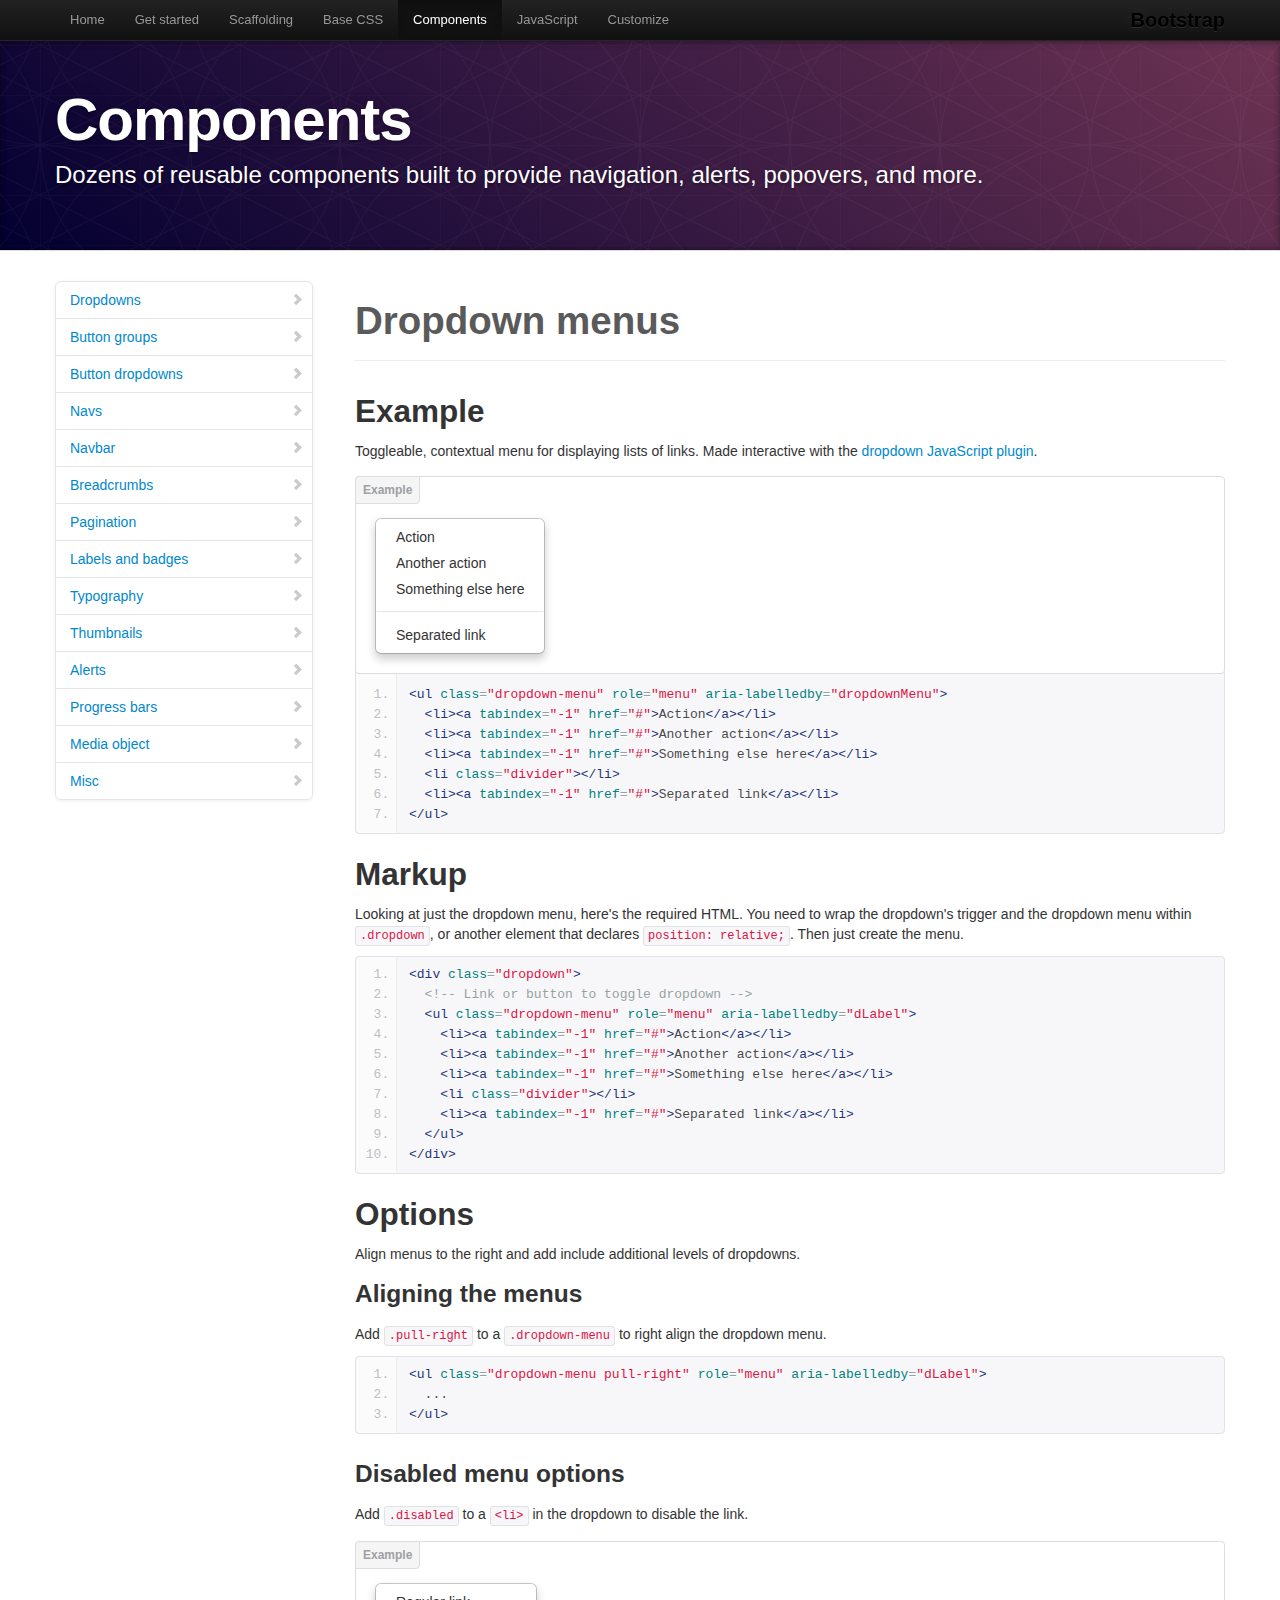
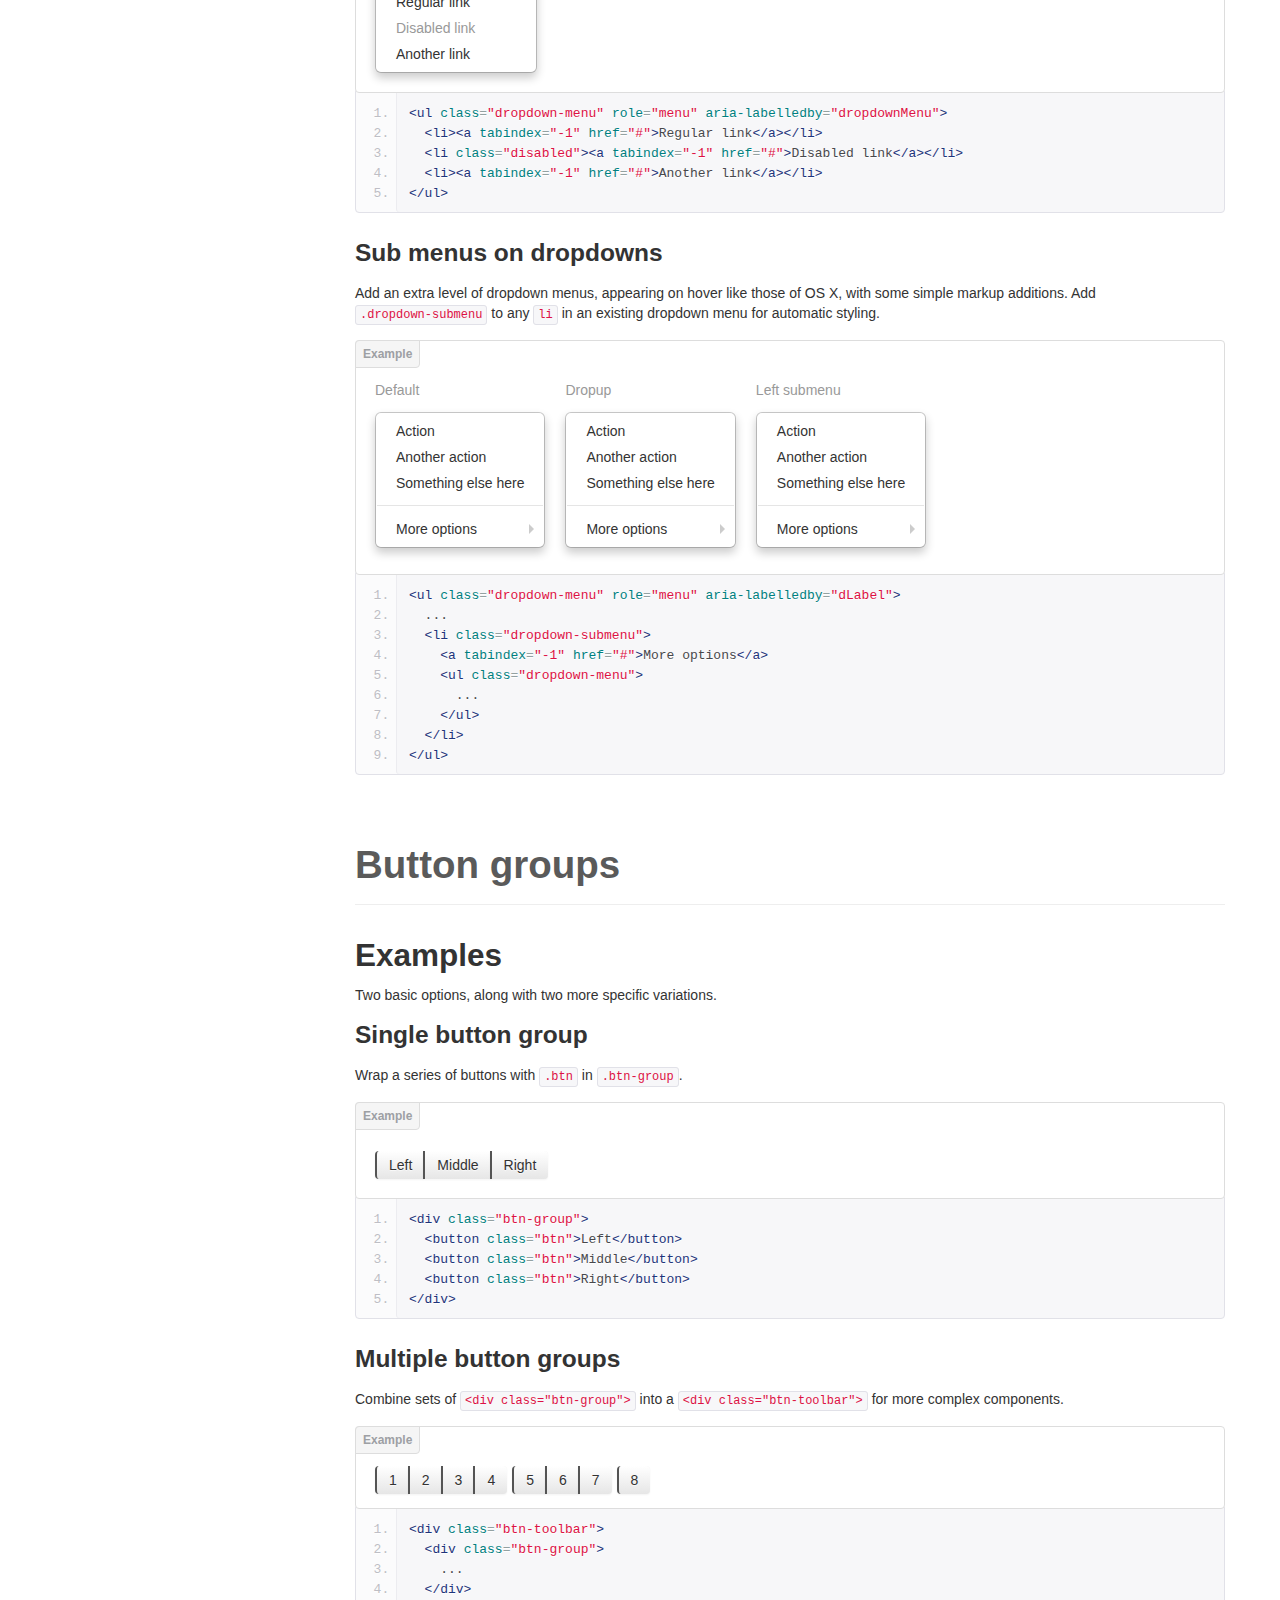
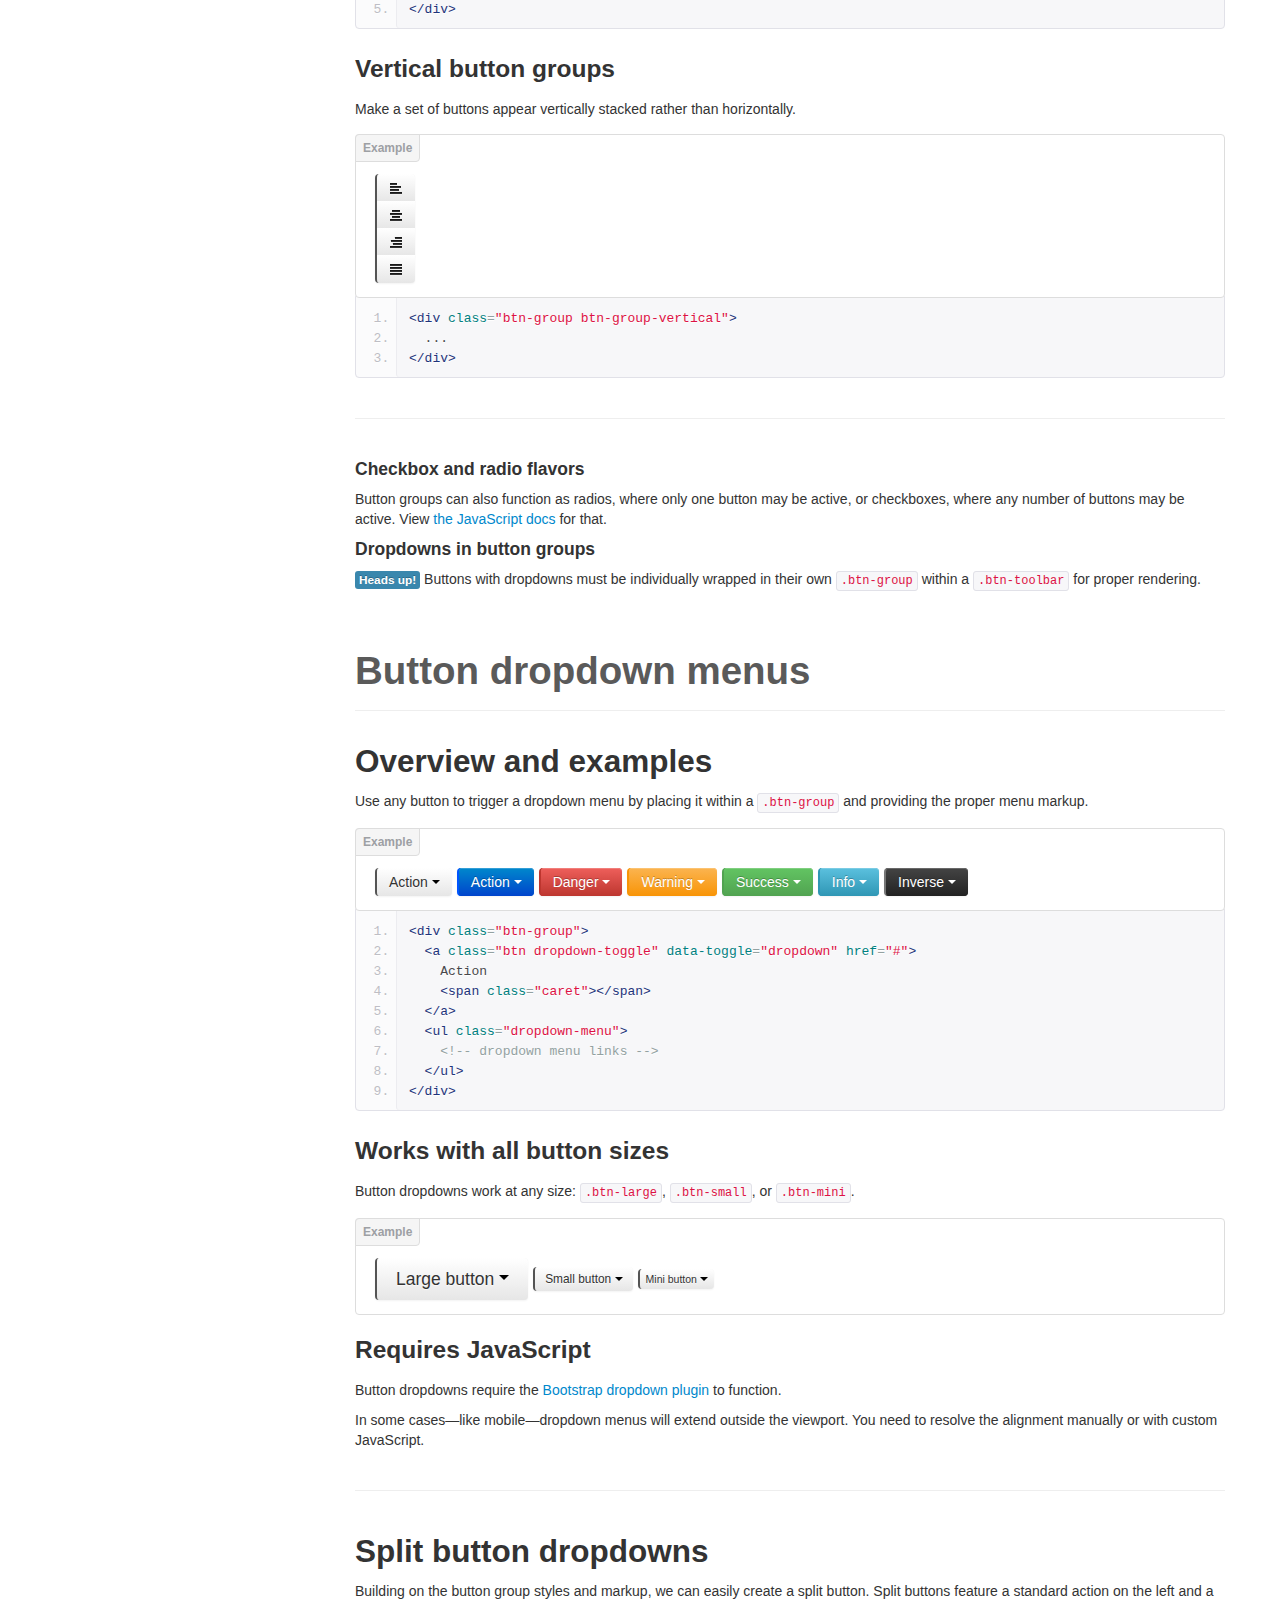
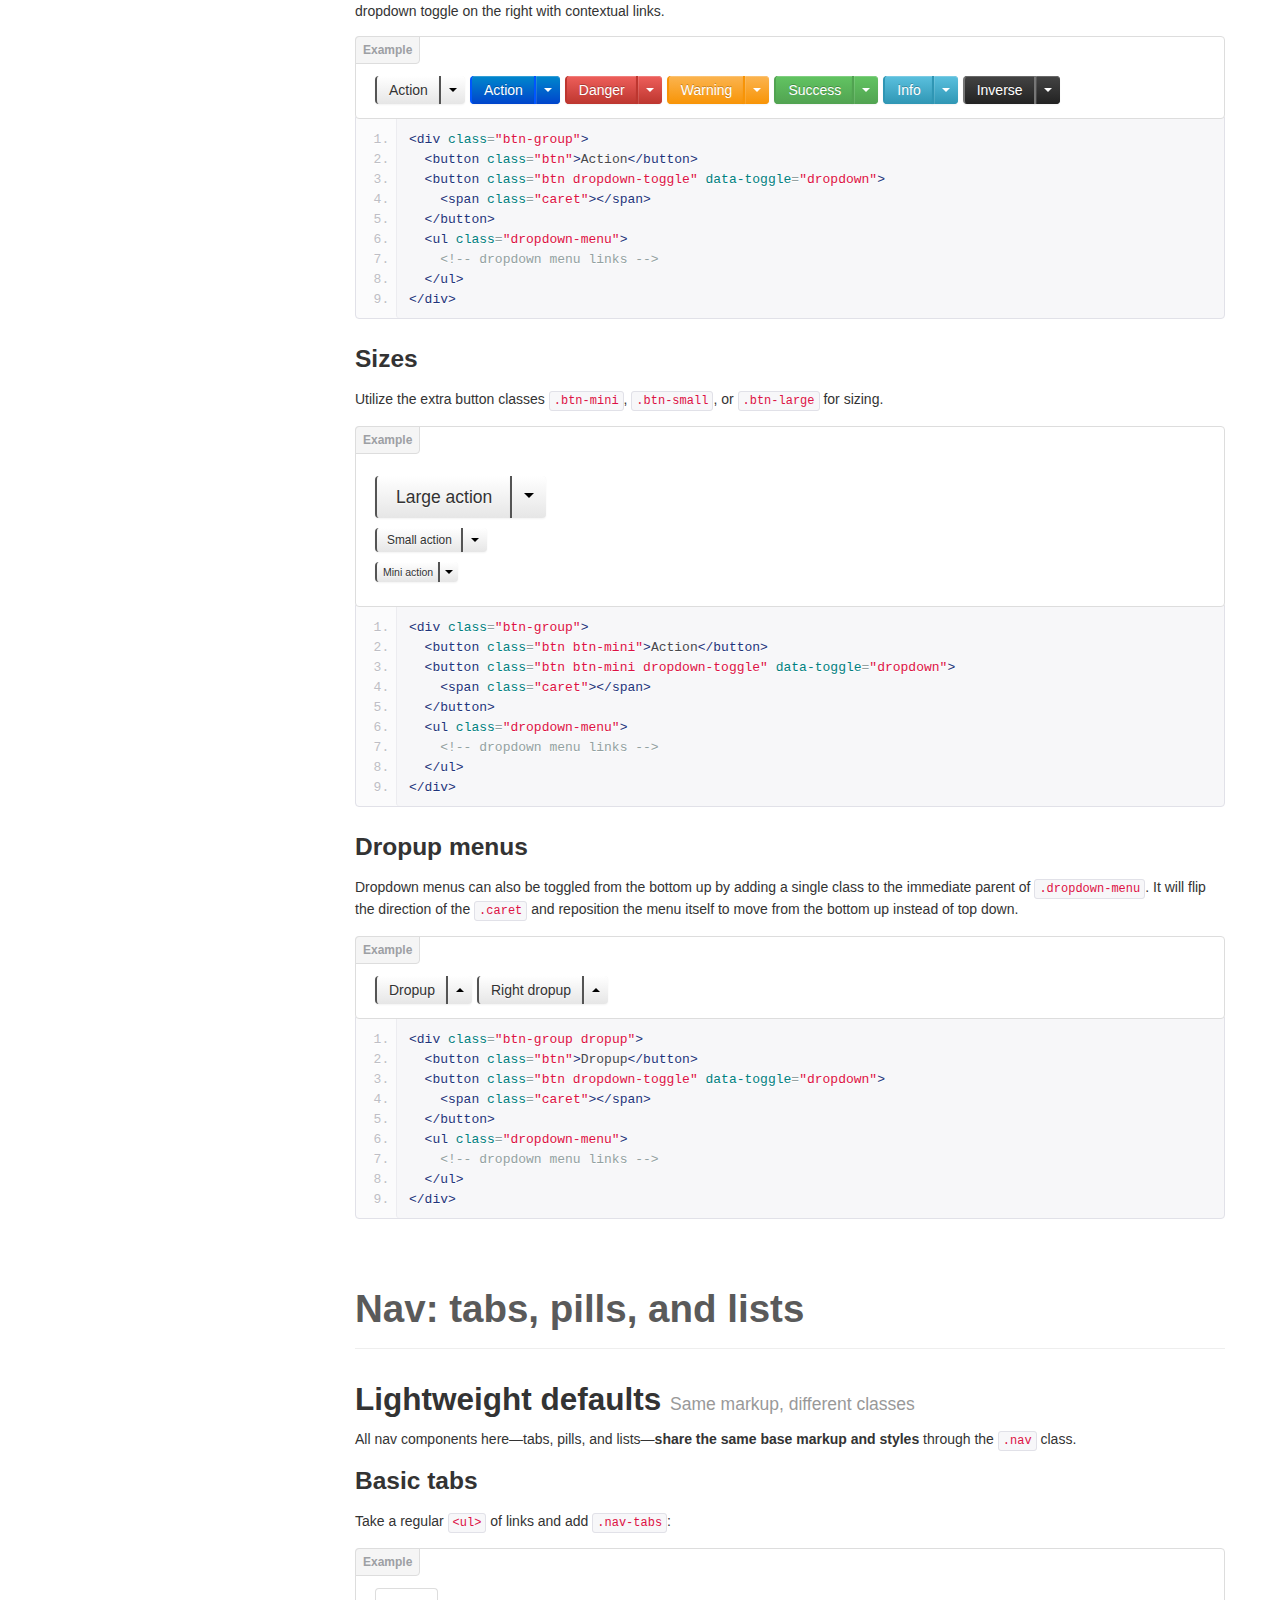
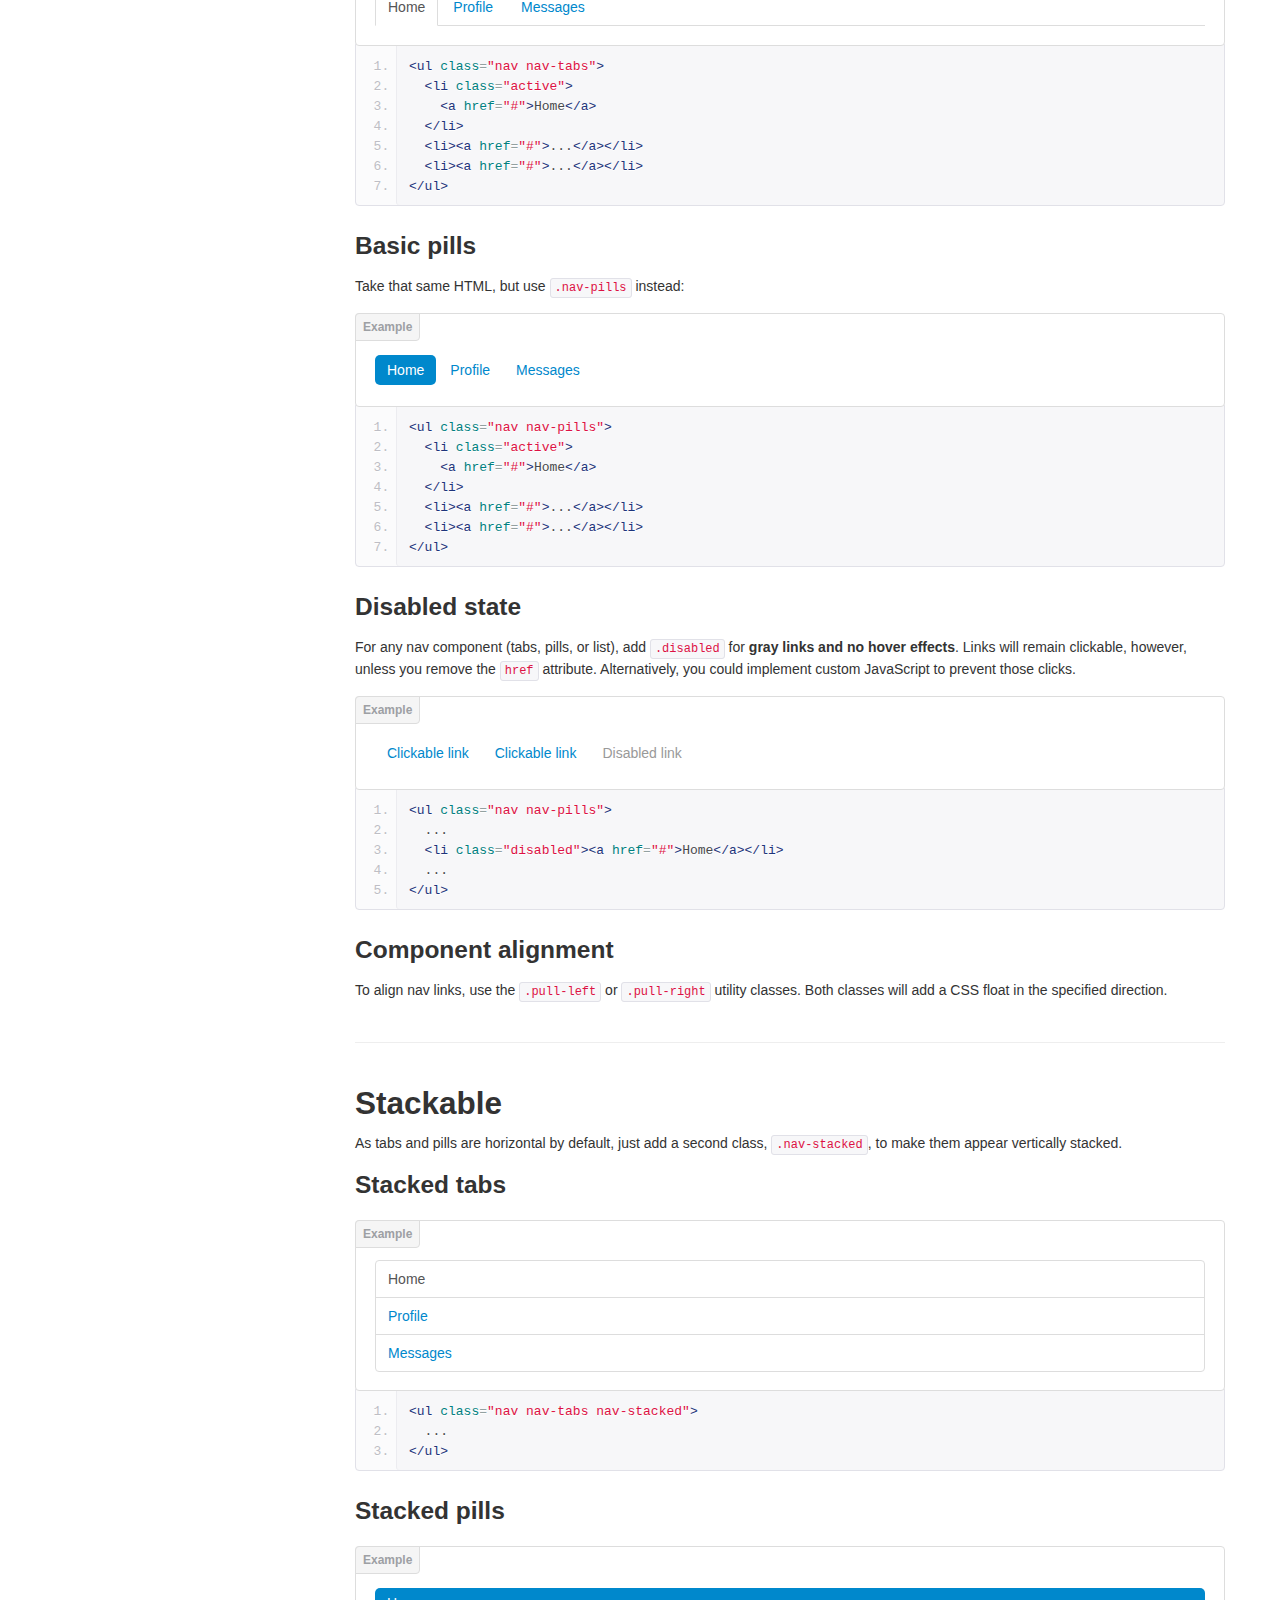
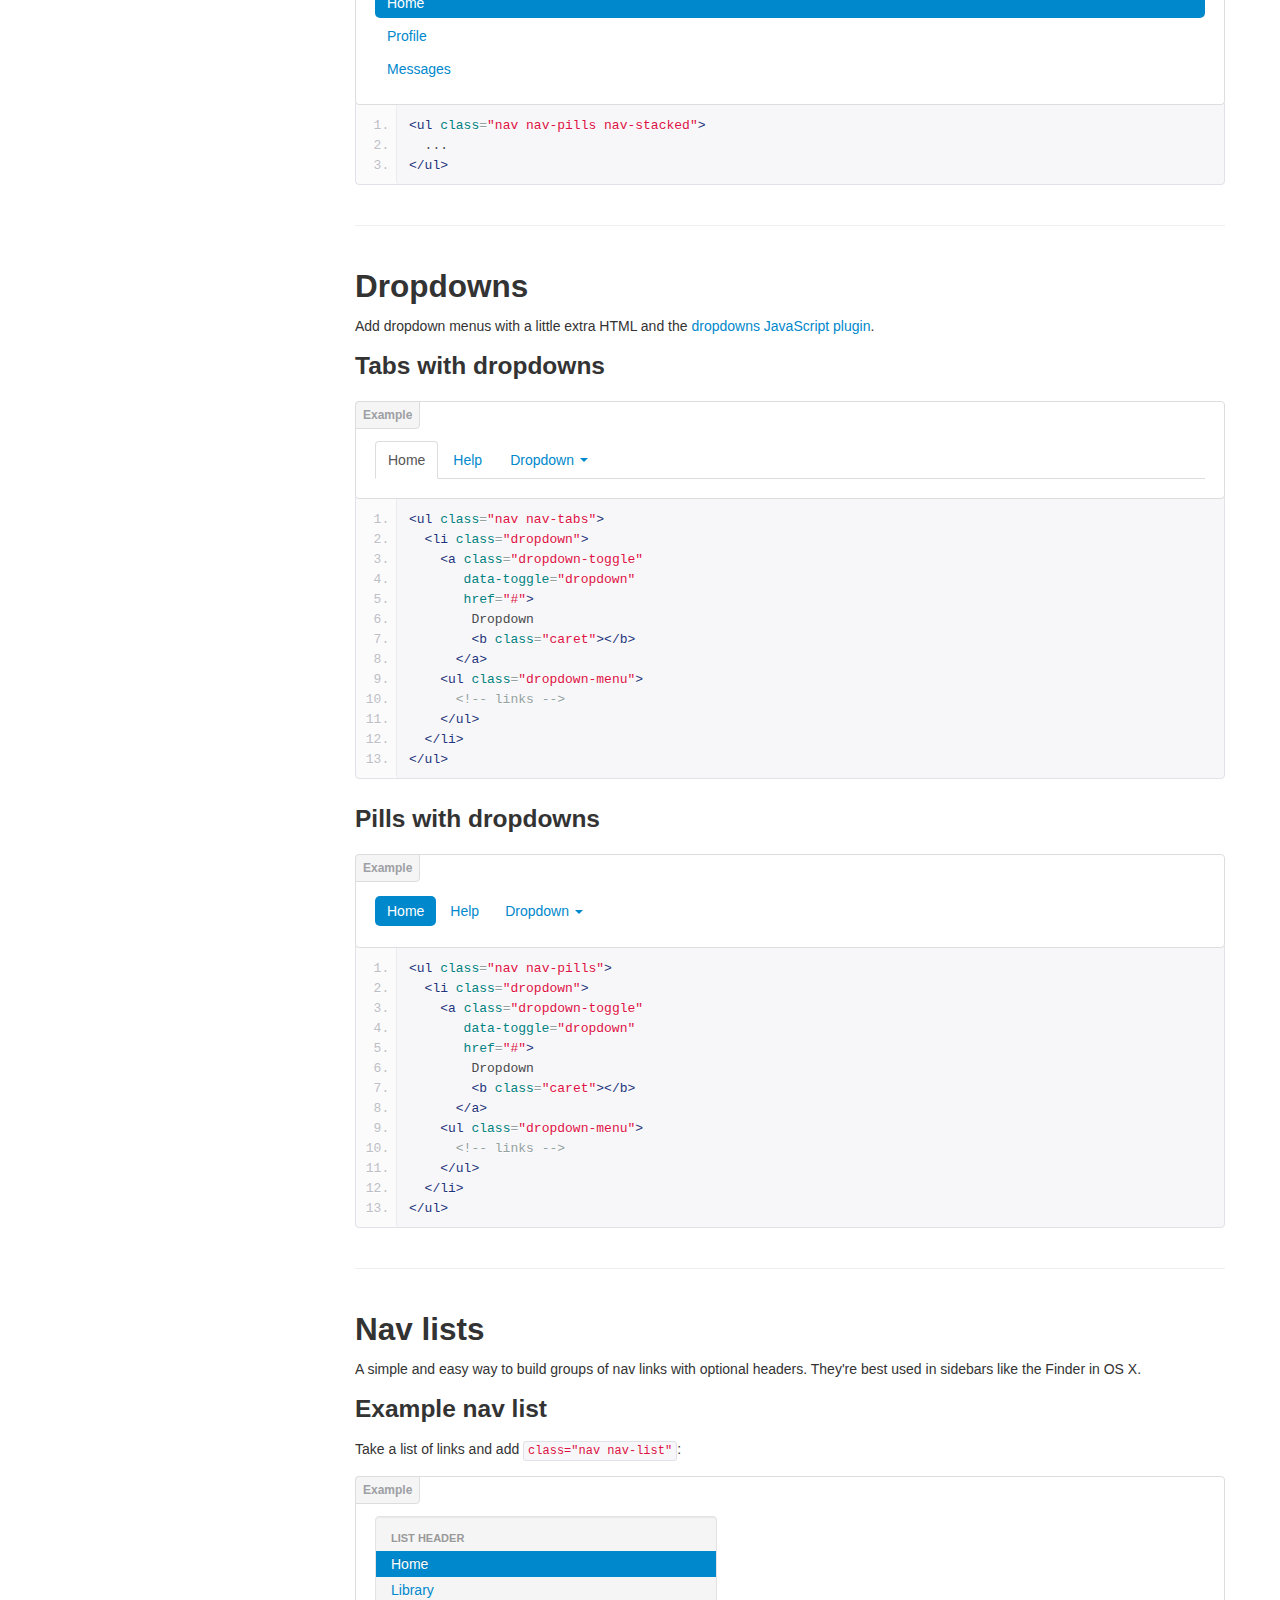
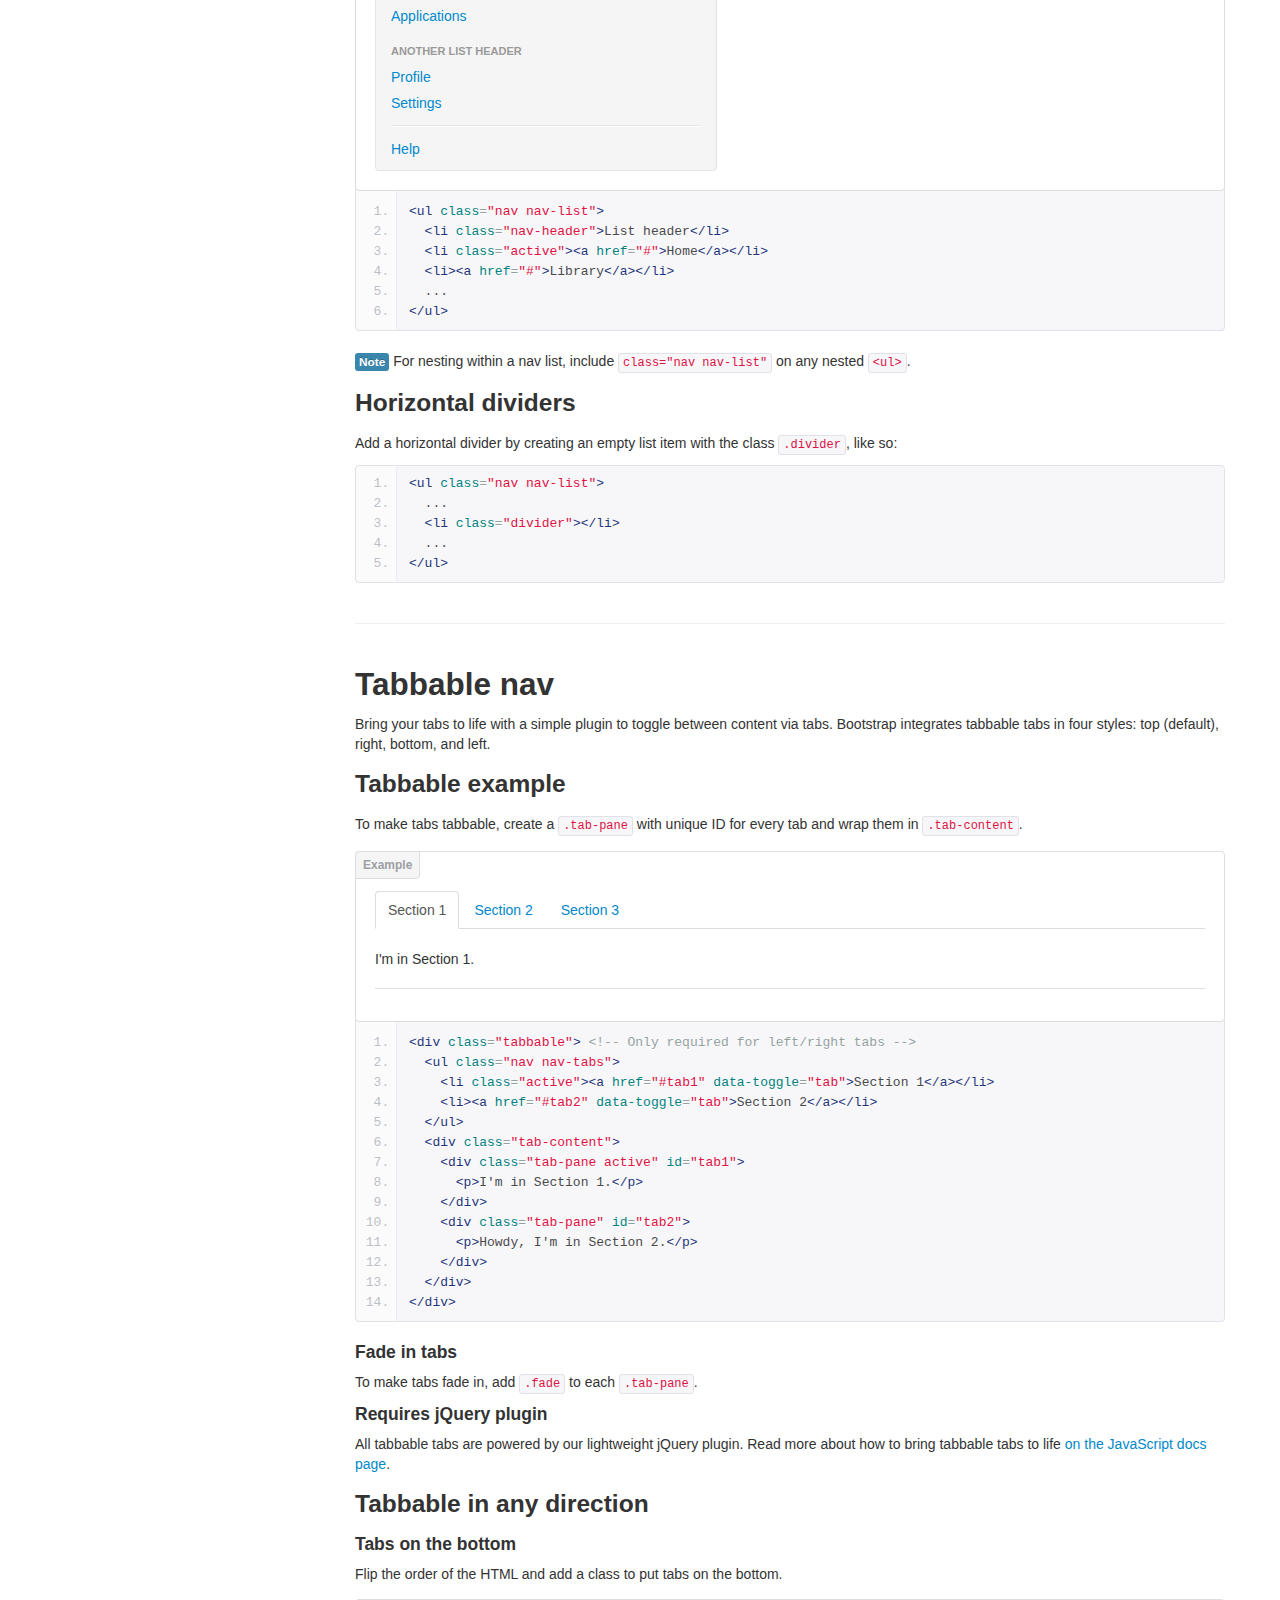
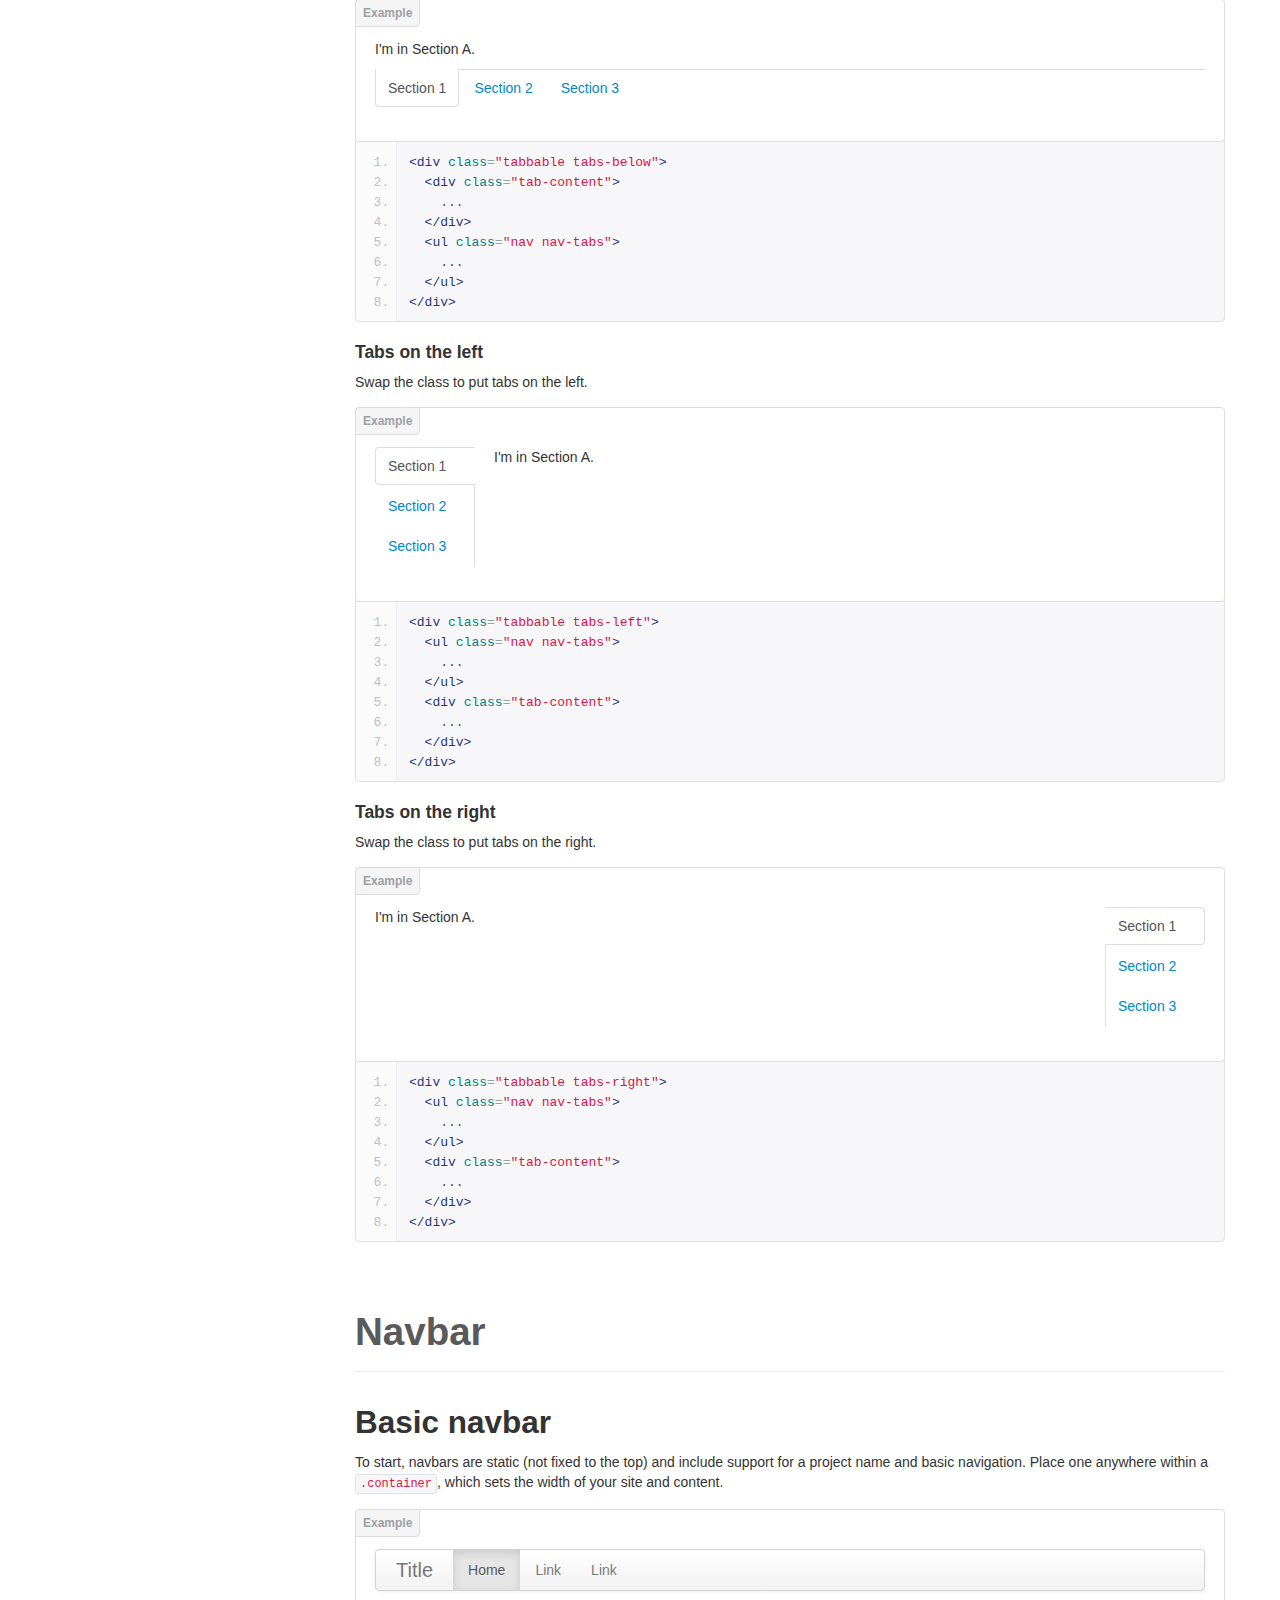
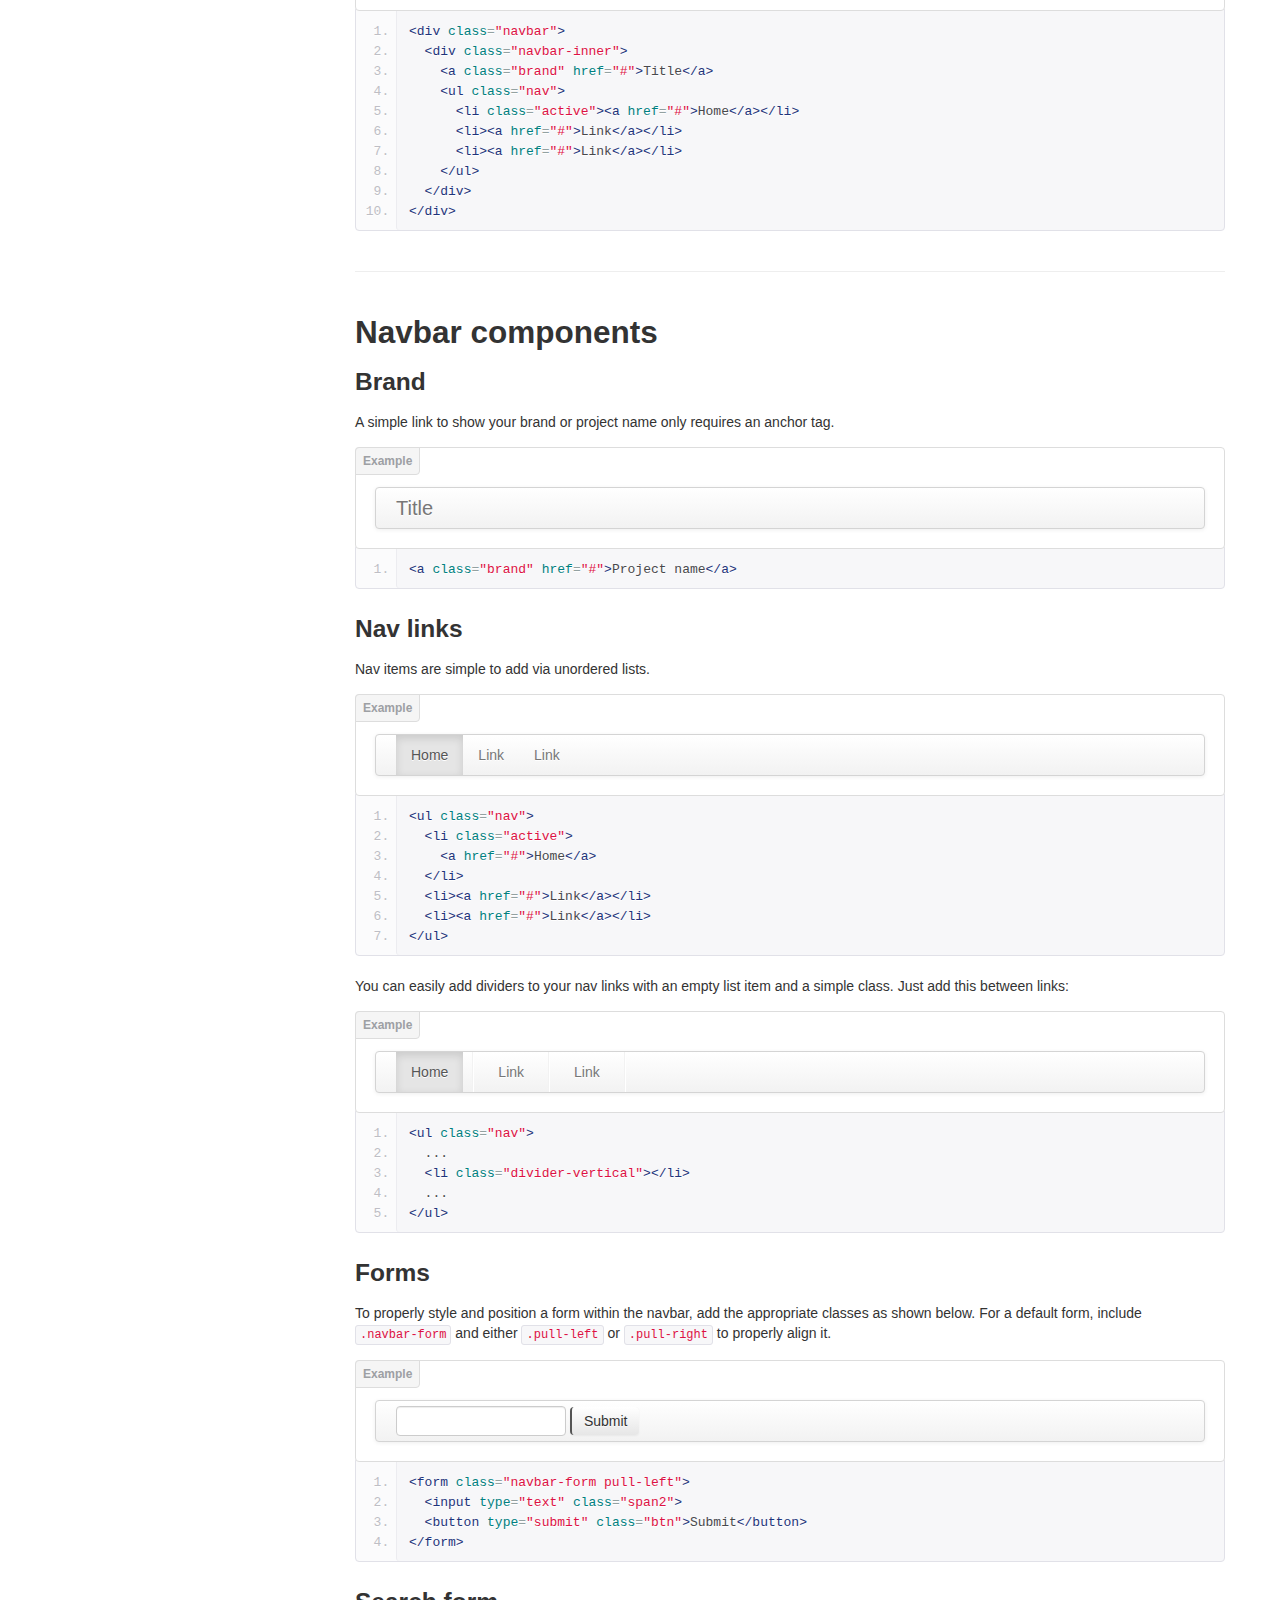
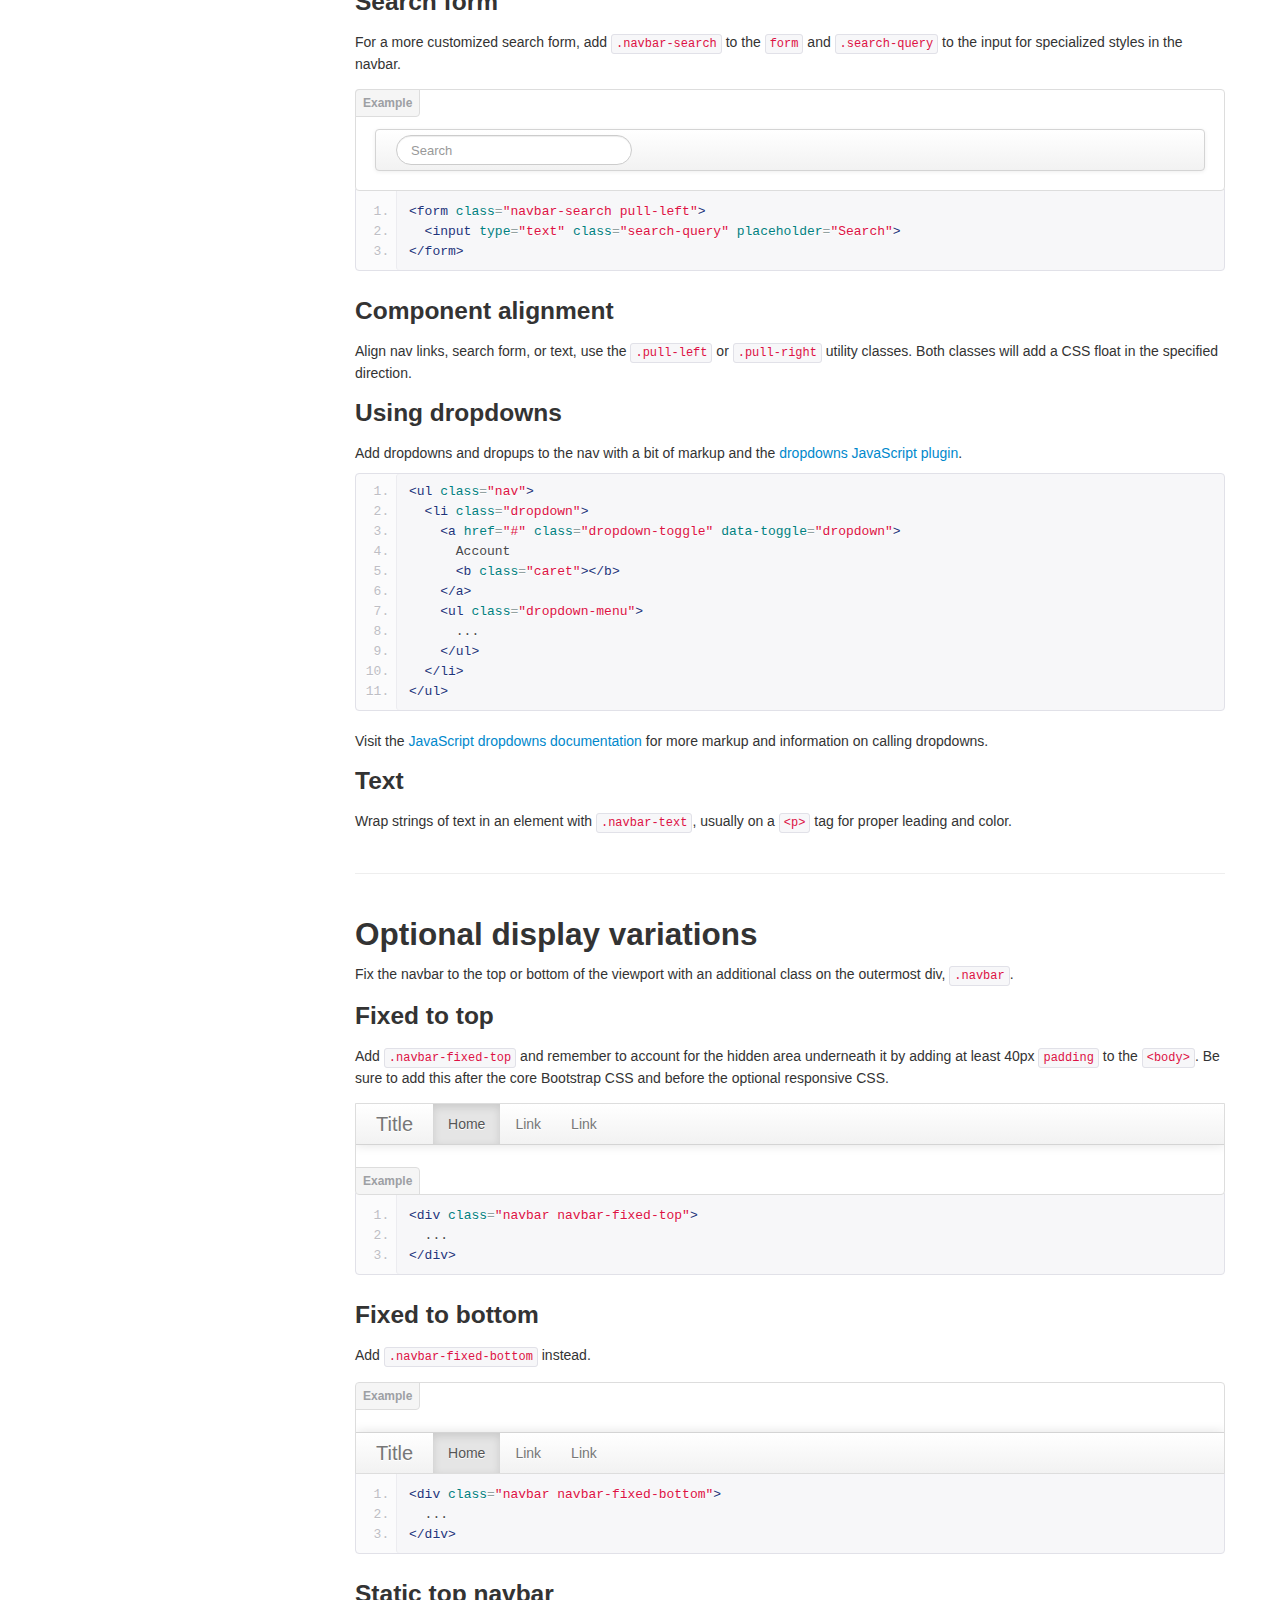
<file: components.html>
<!DOCTYPE html>
<html lang="en">
  <head>
    <meta charset="utf-8">
    <title>Components · Bootstrap</title>
    <meta name="viewport" content="width=device-width, initial-scale=1.0">
    <meta name="description" content="">
    <meta name="author" content="">

    <!-- Le styles -->
    <link href="assets/css/bootstrap.css" rel="stylesheet">
    <link href="assets/css/bootstrap-responsive.css" rel="stylesheet">
    <link href="assets/css/docs.css" rel="stylesheet">
    <link href="assets/js/google-code-prettify/prettify.css" rel="stylesheet">

    <!-- Le HTML5 shim, for IE6-8 support of HTML5 elements -->
    <!--[if lt IE 9]>
      <script src="assets/js/html5shiv.js"></script>
    <![endif]-->

    <!-- Le fav and touch icons -->
    <link rel="apple-touch-icon-precomposed" sizes="144x144" href="assets/ico/apple-touch-icon-144-precomposed.png">
    <link rel="apple-touch-icon-precomposed" sizes="114x114" href="assets/ico/apple-touch-icon-114-precomposed.png">
      <link rel="apple-touch-icon-precomposed" sizes="72x72" href="assets/ico/apple-touch-icon-72-precomposed.png">
                    <link rel="apple-touch-icon-precomposed" href="assets/ico/apple-touch-icon-57-precomposed.png">
                                   <link rel="shortcut icon" href="assets/ico/favicon.png">

    <script type="text/javascript">
      var _gaq = _gaq || [];
      _gaq.push(['_setAccount', 'UA-146052-10']);
      _gaq.push(['_trackPageview']);
      (function() {
        var ga = document.createElement('script'); ga.type = 'text/javascript'; ga.async = true;
        ga.src = ('https:' == document.location.protocol ? 'https://ssl' : 'http://www') + '.google-analytics.com/ga.js';
        var s = document.getElementsByTagName('script')[0]; s.parentNode.insertBefore(ga, s);
      })();
    </script>
  </head>

  <body data-spy="scroll" data-target=".bs-docs-sidebar">

    <!-- Navbar
    ================================================== -->
    <div class="navbar navbar-inverse navbar-fixed-top">
      <div class="navbar-inner">
        <div class="container">
          <button type="button" class="btn btn-navbar" data-toggle="collapse" data-target=".nav-collapse">
            <span class="icon-bar"></span>
            <span class="icon-bar"></span>
            <span class="icon-bar"></span>
          </button>
          <a class="brand" href="./index.html">Bootstrap</a>
          <div class="nav-collapse collapse">
            <ul class="nav">
              <li class="">
                <a href="./index.html">Home</a>
              </li>
              <li class="">
                <a href="./getting-started.html">Get started</a>
              </li>
              <li class="">
                <a href="./scaffolding.html">Scaffolding</a>
              </li>
              <li class="">
                <a href="./base-css.html">Base CSS</a>
              </li>
              <li class="active">
                <a href="./components.html">Components</a>
              </li>
              <li class="">
                <a href="./javascript.html">JavaScript</a>
              </li>
              <li class="">
                <a href="./customize.html">Customize</a>
              </li>
            </ul>
          </div>
        </div>
      </div>
    </div>

<!-- Subhead
================================================== -->
<header class="jumbotron subhead" id="overview">
  <div class="container">
    <h1>Components</h1>
    <p class="lead">Dozens of reusable components built to provide navigation, alerts, popovers, and more.</p>
  </div>
</header>


  <div class="container">

    <!-- Docs nav
    ================================================== -->
    <div class="row">
      <div class="span3 bs-docs-sidebar">
        <ul class="nav nav-list bs-docs-sidenav">
          <li><a href="#dropdowns"><i class="icon-chevron-right"></i> Dropdowns</a></li>
          <li><a href="#buttonGroups"><i class="icon-chevron-right"></i> Button groups</a></li>
          <li><a href="#buttonDropdowns"><i class="icon-chevron-right"></i> Button dropdowns</a></li>
          <li><a href="#navs"><i class="icon-chevron-right"></i> Navs</a></li>
          <li><a href="#navbar"><i class="icon-chevron-right"></i> Navbar</a></li>
          <li><a href="#breadcrumbs"><i class="icon-chevron-right"></i> Breadcrumbs</a></li>
          <li><a href="#pagination"><i class="icon-chevron-right"></i> Pagination</a></li>
          <li><a href="#labels-badges"><i class="icon-chevron-right"></i> Labels and badges</a></li>
          <li><a href="#typography"><i class="icon-chevron-right"></i> Typography</a></li>
          <li><a href="#thumbnails"><i class="icon-chevron-right"></i> Thumbnails</a></li>
          <li><a href="#alerts"><i class="icon-chevron-right"></i> Alerts</a></li>
          <li><a href="#progress"><i class="icon-chevron-right"></i> Progress bars</a></li>
          <li><a href="#media"><i class="icon-chevron-right"></i> Media object</a></li>
          <li><a href="#misc"><i class="icon-chevron-right"></i> Misc</a></li>
        </ul>
      </div>
      <div class="span9">



        <!-- Dropdowns
        ================================================== -->
        <section id="dropdowns">
          <div class="page-header">
            <h1>Dropdown menus</h1>
          </div>

          <h2>Example</h2>
          <p>Toggleable, contextual menu for displaying lists of links. Made interactive with the <a href="./javascript.html#dropdowns">dropdown JavaScript plugin</a>.</p>
          <div class="bs-docs-example">
            <div class="dropdown clearfix">
              <ul class="dropdown-menu" role="menu" aria-labelledby="dropdownMenu" style="display: block; position: static; margin-bottom: 5px; *width: 180px;">
                <li><a tabindex="-1" href="#">Action</a></li>
                <li><a tabindex="-1" href="#">Another action</a></li>
                <li><a tabindex="-1" href="#">Something else here</a></li>
                <li class="divider"></li>
                <li><a tabindex="-1" href="#">Separated link</a></li>
              </ul>
            </div>
          </div>
<pre class="prettyprint linenums">
&lt;ul class="dropdown-menu" role="menu" aria-labelledby="dropdownMenu"&gt;
  &lt;li&gt;&lt;a tabindex="-1" href="#"&gt;Action&lt;/a&gt;&lt;/li&gt;
  &lt;li&gt;&lt;a tabindex="-1" href="#"&gt;Another action&lt;/a&gt;&lt;/li&gt;
  &lt;li&gt;&lt;a tabindex="-1" href="#"&gt;Something else here&lt;/a&gt;&lt;/li&gt;
  &lt;li class="divider"&gt;&lt;/li&gt;
  &lt;li&gt;&lt;a tabindex="-1" href="#"&gt;Separated link&lt;/a&gt;&lt;/li&gt;
&lt;/ul&gt;
</pre>

          <h2>Markup</h2>
          <p>Looking at just the dropdown menu, here's the required HTML. You need to wrap the dropdown's trigger and the dropdown menu within <code>.dropdown</code>, or another element that declares <code>position: relative;</code>. Then just create the menu.</p>

<pre class="prettyprint linenums">
&lt;div class="dropdown"&gt;
  &lt;!-- Link or button to toggle dropdown --&gt;
  &lt;ul class="dropdown-menu" role="menu" aria-labelledby="dLabel"&gt;
    &lt;li&gt;&lt;a tabindex="-1" href="#"&gt;Action&lt;/a&gt;&lt;/li&gt;
    &lt;li&gt;&lt;a tabindex="-1" href="#"&gt;Another action&lt;/a&gt;&lt;/li&gt;
    &lt;li&gt;&lt;a tabindex="-1" href="#"&gt;Something else here&lt;/a&gt;&lt;/li&gt;
    &lt;li class="divider"&gt;&lt;/li&gt;
    &lt;li&gt;&lt;a tabindex="-1" href="#"&gt;Separated link&lt;/a&gt;&lt;/li&gt;
  &lt;/ul&gt;
&lt;/div&gt;
</pre>

          <h2>Options</h2>
          <p>Align menus to the right and add include additional levels of dropdowns.</p>

          <h3>Aligning the menus</h3>
          <p>Add <code>.pull-right</code> to a <code>.dropdown-menu</code> to right align the dropdown menu.</p>
<pre class="prettyprint linenums">
&lt;ul class="dropdown-menu pull-right" role="menu" aria-labelledby="dLabel"&gt;
  ...
&lt;/ul&gt;
</pre>

          <h3>Disabled menu options</h3>
          <p>Add <code>.disabled</code> to a <code>&lt;li&gt;</code> in the dropdown to disable the link.</p>
          <div class="bs-docs-example">
            <div class="dropdown clearfix">
              <ul class="dropdown-menu" role="menu" aria-labelledby="dropdownMenu" style="display: block; position: static; margin-bottom: 5px; *width: 180px;">
                <li><a tabindex="-1" href="#">Regular link</a></li>
                <li class="disabled"><a tabindex="-1" href="#">Disabled link</a></li>
                <li><a tabindex="-1" href="#">Another link</a></li>
              </ul>
            </div>
          </div>
<pre class="prettyprint linenums">
&lt;ul class="dropdown-menu" role="menu" aria-labelledby="dropdownMenu"&gt;
  &lt;li&gt;&lt;a tabindex="-1" href="#"&gt;Regular link&lt;/a&gt;&lt;/li&gt;
  &lt;li class="disabled"&gt;&lt;a tabindex="-1" href="#"&gt;Disabled link&lt;/a&gt;&lt;/li&gt;
  &lt;li&gt;&lt;a tabindex="-1" href="#"&gt;Another link&lt;/a&gt;&lt;/li&gt;
&lt;/ul&gt;
</pre>

          <h3>Sub menus on dropdowns</h3>
          <p>Add an extra level of dropdown menus, appearing on hover like those of OS X, with some simple markup additions. Add <code>.dropdown-submenu</code> to any <code>li</code> in an existing dropdown menu for automatic styling.</p>
          <div class="bs-docs-example bs-docs-example-submenus">

            <div class="pull-left">
              <p class="muted">Default</p>
              <div class="dropdown clearfix">
                <ul class="dropdown-menu" role="menu" aria-labelledby="dropdownMenu">
                  <li><a tabindex="-1" href="#">Action</a></li>
                  <li><a tabindex="-1" href="#">Another action</a></li>
                  <li><a tabindex="-1" href="#">Something else here</a></li>
                  <li class="divider"></li>
                  <li class="dropdown-submenu">
                    <a tabindex="-1" href="#">More options</a>
                    <ul class="dropdown-menu">
                      <li><a tabindex="-1" href="#">Second level link</a></li>
                      <li><a tabindex="-1" href="#">Second level link</a></li>
                      <li><a tabindex="-1" href="#">Second level link</a></li>
                      <li><a tabindex="-1" href="#">Second level link</a></li>
                      <li><a tabindex="-1" href="#">Second level link</a></li>
                    </ul>
                  </li>
                </ul>
              </div>
            </div>

            <div class="pull-left">
              <p class="muted">Dropup</p>
              <div class="dropup">
                <ul class="dropdown-menu" role="menu" aria-labelledby="dropdownMenu">
                  <li><a tabindex="-1" href="#">Action</a></li>
                  <li><a tabindex="-1" href="#">Another action</a></li>
                  <li><a tabindex="-1" href="#">Something else here</a></li>
                  <li class="divider"></li>
                  <li class="dropdown-submenu">
                    <a tabindex="-1" href="#">More options</a>
                    <ul class="dropdown-menu">
                      <li><a tabindex="-1" href="#">Second level link</a></li>
                      <li><a tabindex="-1" href="#">Second level link</a></li>
                      <li><a tabindex="-1" href="#">Second level link</a></li>
                      <li><a tabindex="-1" href="#">Second level link</a></li>
                      <li><a tabindex="-1" href="#">Second level link</a></li>
                    </ul>
                  </li>
                </ul>
              </div>
            </div>

            <div class="pull-left">
              <p class="muted">Left submenu</p>
              <div class="dropdown">
                <ul class="dropdown-menu" role="menu" aria-labelledby="dropdownMenu">
                  <li><a tabindex="-1" href="#">Action</a></li>
                  <li><a tabindex="-1" href="#">Another action</a></li>
                  <li><a tabindex="-1" href="#">Something else here</a></li>
                  <li class="divider"></li>
                  <li class="dropdown-submenu pull-left">
                    <a tabindex="-1" href="#">More options</a>
                    <ul class="dropdown-menu">
                      <li><a tabindex="-1" href="#">Second level link</a></li>
                      <li><a tabindex="-1" href="#">Second level link</a></li>
                      <li><a tabindex="-1" href="#">Second level link</a></li>
                      <li><a tabindex="-1" href="#">Second level link</a></li>
                      <li><a tabindex="-1" href="#">Second level link</a></li>
                    </ul>
                  </li>
                </ul>
              </div>
            </div>

          </div>
<pre class="prettyprint linenums">
&lt;ul class="dropdown-menu" role="menu" aria-labelledby="dLabel"&gt;
  ...
  &lt;li class="dropdown-submenu"&gt;
    &lt;a tabindex="-1" href="#"&gt;More options&lt;/a&gt;
    &lt;ul class="dropdown-menu"&gt;
      ...
    &lt;/ul&gt;
  &lt;/li&gt;
&lt;/ul&gt;
</pre>

        </section>




        <!-- Button Groups
        ================================================== -->
        <section id="buttonGroups">
          <div class="page-header">
            <h1>Button groups</h1>
          </div>

          <h2>Examples</h2>
          <p>Two basic options, along with two more specific variations.</p>

          <h3>Single button group</h3>
          <p>Wrap a series of buttons with <code>.btn</code> in <code>.btn-group</code>.</p>
          <div class="bs-docs-example">
            <div class="btn-group" style="margin: 9px 0 5px;">
              <button class="btn">Left</button>
              <button class="btn">Middle</button>
              <button class="btn">Right</button>
            </div>
          </div>
<pre class="prettyprint linenums">
&lt;div class="btn-group"&gt;
  &lt;button class="btn"&gt;Left&lt;/button&gt;
  &lt;button class="btn"&gt;Middle&lt;/button&gt;
  &lt;button class="btn"&gt;Right&lt;/button&gt;
&lt;/div&gt;
</pre>

          <h3>Multiple button groups</h3>
          <p>Combine sets of <code>&lt;div class="btn-group"&gt;</code> into a <code>&lt;div class="btn-toolbar"&gt;</code> for more complex components.</p>
          <div class="bs-docs-example">
            <div class="btn-toolbar" style="margin: 0;">
              <div class="btn-group">
                <button class="btn">1</button>
                <button class="btn">2</button>
                <button class="btn">3</button>
                <button class="btn">4</button>
              </div>
              <div class="btn-group">
                <button class="btn">5</button>
                <button class="btn">6</button>
                <button class="btn">7</button>
              </div>
              <div class="btn-group">
                <button class="btn">8</button>
              </div>
            </div>
          </div>
<pre class="prettyprint linenums">
&lt;div class="btn-toolbar"&gt;
  &lt;div class="btn-group"&gt;
    ...
  &lt;/div&gt;
&lt;/div&gt;
</pre>

          <h3>Vertical button groups</h3>
          <p>Make a set of buttons appear vertically stacked rather than horizontally.</p>
          <div class="bs-docs-example">
            <div class="btn-group btn-group-vertical">
              <button type="button" class="btn"><i class="icon-align-left"></i></button>
              <button type="button" class="btn"><i class="icon-align-center"></i></button>
              <button type="button" class="btn"><i class="icon-align-right"></i></button>
              <button type="button" class="btn"><i class="icon-align-justify"></i></button>
            </div>
          </div>
<pre class="prettyprint linenums">
&lt;div class="btn-group btn-group-vertical"&gt;
  ...
&lt;/div&gt;
</pre>


          <hr class="bs-docs-separator">


          <h4>Checkbox and radio flavors</h4>
          <p>Button groups can also function as radios, where only one button may be active, or checkboxes, where any number of buttons may be active. View <a href="./javascript.html#buttons">the JavaScript docs</a> for that.</p>

          <h4>Dropdowns in button groups</h4>
          <p><span class="label label-info">Heads up!</span> Buttons with dropdowns must be individually wrapped in their own <code>.btn-group</code> within a <code>.btn-toolbar</code> for proper rendering.</p>
        </section>



        <!-- Split button dropdowns
        ================================================== -->
        <section id="buttonDropdowns">
          <div class="page-header">
            <h1>Button dropdown menus</h1>
          </div>


          <h2>Overview and examples</h2>
          <p>Use any button to trigger a dropdown menu by placing it within a <code>.btn-group</code> and providing the proper menu markup.</p>
          <div class="bs-docs-example">
            <div class="btn-toolbar" style="margin: 0;">
              <div class="btn-group">
                <button class="btn dropdown-toggle" data-toggle="dropdown">Action <span class="caret"></span></button>
                <ul class="dropdown-menu">
                  <li><a href="#">Action</a></li>
                  <li><a href="#">Another action</a></li>
                  <li><a href="#">Something else here</a></li>
                  <li class="divider"></li>
                  <li><a href="#">Separated link</a></li>
                </ul>
              </div><!-- /btn-group -->
              <div class="btn-group">
                <button class="btn btn-primary dropdown-toggle" data-toggle="dropdown">Action <span class="caret"></span></button>
                <ul class="dropdown-menu">
                  <li><a href="#">Action</a></li>
                  <li><a href="#">Another action</a></li>
                  <li><a href="#">Something else here</a></li>
                  <li class="divider"></li>
                  <li><a href="#">Separated link</a></li>
                </ul>
              </div><!-- /btn-group -->
              <div class="btn-group">
                <button class="btn btn-danger dropdown-toggle" data-toggle="dropdown">Danger <span class="caret"></span></button>
                <ul class="dropdown-menu">
                  <li><a href="#">Action</a></li>
                  <li><a href="#">Another action</a></li>
                  <li><a href="#">Something else here</a></li>
                  <li class="divider"></li>
                  <li><a href="#">Separated link</a></li>
                </ul>
              </div><!-- /btn-group -->
              <div class="btn-group">
                <button class="btn btn-warning dropdown-toggle" data-toggle="dropdown">Warning <span class="caret"></span></button>
                <ul class="dropdown-menu">
                  <li><a href="#">Action</a></li>
                  <li><a href="#">Another action</a></li>
                  <li><a href="#">Something else here</a></li>
                  <li class="divider"></li>
                  <li><a href="#">Separated link</a></li>
                </ul>
              </div><!-- /btn-group -->
              <div class="btn-group">
                <button class="btn btn-success dropdown-toggle" data-toggle="dropdown">Success <span class="caret"></span></button>
                <ul class="dropdown-menu">
                  <li><a href="#">Action</a></li>
                  <li><a href="#">Another action</a></li>
                  <li><a href="#">Something else here</a></li>
                  <li class="divider"></li>
                  <li><a href="#">Separated link</a></li>
                </ul>
              </div><!-- /btn-group -->
              <div class="btn-group">
                <button class="btn btn-info dropdown-toggle" data-toggle="dropdown">Info <span class="caret"></span></button>
                <ul class="dropdown-menu">
                  <li><a href="#">Action</a></li>
                  <li><a href="#">Another action</a></li>
                  <li><a href="#">Something else here</a></li>
                  <li class="divider"></li>
                  <li><a href="#">Separated link</a></li>
                </ul>
              </div><!-- /btn-group -->
              <div class="btn-group">
                <button class="btn btn-inverse dropdown-toggle" data-toggle="dropdown">Inverse <span class="caret"></span></button>
                <ul class="dropdown-menu">
                  <li><a href="#">Action</a></li>
                  <li><a href="#">Another action</a></li>
                  <li><a href="#">Something else here</a></li>
                  <li class="divider"></li>
                  <li><a href="#">Separated link</a></li>
                </ul>
              </div><!-- /btn-group -->
            </div><!-- /btn-toolbar -->
          </div>
<pre class="prettyprint linenums">
&lt;div class="btn-group"&gt;
  &lt;a class="btn dropdown-toggle" data-toggle="dropdown" href="#"&gt;
    Action
    &lt;span class="caret"&gt;&lt;/span&gt;
  &lt;/a&gt;
  &lt;ul class="dropdown-menu"&gt;
    &lt;!-- dropdown menu links --&gt;
  &lt;/ul&gt;
&lt;/div&gt;
</pre>

          <h3>Works with all button sizes</h3>
          <p>Button dropdowns work at any size:  <code>.btn-large</code>, <code>.btn-small</code>, or <code>.btn-mini</code>.</p>
          <div class="bs-docs-example">
            <div class="btn-toolbar" style="margin: 0;">
              <div class="btn-group">
                <button class="btn btn-large dropdown-toggle" data-toggle="dropdown">Large button <span class="caret"></span></button>
                <ul class="dropdown-menu">
                  <li><a href="#">Action</a></li>
                  <li><a href="#">Another action</a></li>
                  <li><a href="#">Something else here</a></li>
                  <li class="divider"></li>
                  <li><a href="#">Separated link</a></li>
                </ul>
              </div><!-- /btn-group -->
              <div class="btn-group">
                <button class="btn btn-small dropdown-toggle" data-toggle="dropdown">Small button <span class="caret"></span></button>
                <ul class="dropdown-menu">
                  <li><a href="#">Action</a></li>
                  <li><a href="#">Another action</a></li>
                  <li><a href="#">Something else here</a></li>
                  <li class="divider"></li>
                  <li><a href="#">Separated link</a></li>
                </ul>
              </div><!-- /btn-group -->
              <div class="btn-group">
                <button class="btn btn-mini dropdown-toggle" data-toggle="dropdown">Mini button <span class="caret"></span></button>
                <ul class="dropdown-menu">
                  <li><a href="#">Action</a></li>
                  <li><a href="#">Another action</a></li>
                  <li><a href="#">Something else here</a></li>
                  <li class="divider"></li>
                  <li><a href="#">Separated link</a></li>
                </ul>
              </div><!-- /btn-group -->
            </div><!-- /btn-toolbar -->
          </div>

          <h3>Requires JavaScript</h3>
          <p>Button dropdowns require the <a href="./javascript.html#dropdowns">Bootstrap dropdown plugin</a> to function.</p>
          <p>In some cases&mdash;like mobile&mdash;dropdown menus will extend outside the viewport. You need to resolve the alignment manually or with custom JavaScript.</p>


          <hr class="bs-docs-separator">


          <h2>Split button dropdowns</h2>
          <p>Building on the button group styles and markup, we can easily create a split button. Split buttons feature a standard action on the left and a dropdown toggle on the right with contextual links.</p>
          <div class="bs-docs-example">
            <div class="btn-toolbar" style="margin: 0;">
              <div class="btn-group">
                <button class="btn">Action</button>
                <button class="btn dropdown-toggle" data-toggle="dropdown"><span class="caret"></span></button>
                <ul class="dropdown-menu">
                  <li><a href="#">Action</a></li>
                  <li><a href="#">Another action</a></li>
                  <li><a href="#">Something else here</a></li>
                  <li class="divider"></li>
                  <li><a href="#">Separated link</a></li>
                </ul>
              </div><!-- /btn-group -->
              <div class="btn-group">
                <button class="btn btn-primary">Action</button>
                <button class="btn btn-primary dropdown-toggle" data-toggle="dropdown"><span class="caret"></span></button>
                <ul class="dropdown-menu">
                  <li><a href="#">Action</a></li>
                  <li><a href="#">Another action</a></li>
                  <li><a href="#">Something else here</a></li>
                  <li class="divider"></li>
                  <li><a href="#">Separated link</a></li>
                </ul>
              </div><!-- /btn-group -->
              <div class="btn-group">
                <button class="btn btn-danger">Danger</button>
                <button class="btn btn-danger dropdown-toggle" data-toggle="dropdown"><span class="caret"></span></button>
                <ul class="dropdown-menu">
                  <li><a href="#">Action</a></li>
                  <li><a href="#">Another action</a></li>
                  <li><a href="#">Something else here</a></li>
                  <li class="divider"></li>
                  <li><a href="#">Separated link</a></li>
                </ul>
              </div><!-- /btn-group -->
              <div class="btn-group">
                <button class="btn btn-warning">Warning</button>
                <button class="btn btn-warning dropdown-toggle" data-toggle="dropdown"><span class="caret"></span></button>
                <ul class="dropdown-menu">
                  <li><a href="#">Action</a></li>
                  <li><a href="#">Another action</a></li>
                  <li><a href="#">Something else here</a></li>
                  <li class="divider"></li>
                  <li><a href="#">Separated link</a></li>
                </ul>
              </div><!-- /btn-group -->
              <div class="btn-group">
                <button class="btn btn-success">Success</button>
                <button class="btn btn-success dropdown-toggle" data-toggle="dropdown"><span class="caret"></span></button>
                <ul class="dropdown-menu">
                  <li><a href="#">Action</a></li>
                  <li><a href="#">Another action</a></li>
                  <li><a href="#">Something else here</a></li>
                  <li class="divider"></li>
                  <li><a href="#">Separated link</a></li>
                </ul>
              </div><!-- /btn-group -->
              <div class="btn-group">
                <button class="btn btn-info">Info</button>
                <button class="btn btn-info dropdown-toggle" data-toggle="dropdown"><span class="caret"></span></button>
                <ul class="dropdown-menu">
                  <li><a href="#">Action</a></li>
                  <li><a href="#">Another action</a></li>
                  <li><a href="#">Something else here</a></li>
                  <li class="divider"></li>
                  <li><a href="#">Separated link</a></li>
                </ul>
              </div><!-- /btn-group -->
              <div class="btn-group">
                <button class="btn btn-inverse">Inverse</button>
                <button class="btn btn-inverse dropdown-toggle" data-toggle="dropdown"><span class="caret"></span></button>
                <ul class="dropdown-menu">
                  <li><a href="#">Action</a></li>
                  <li><a href="#">Another action</a></li>
                  <li><a href="#">Something else here</a></li>
                  <li class="divider"></li>
                  <li><a href="#">Separated link</a></li>
                </ul>
              </div><!-- /btn-group -->
            </div><!-- /btn-toolbar -->
          </div>
<pre class="prettyprint linenums">
&lt;div class="btn-group"&gt;
  &lt;button class="btn"&gt;Action&lt;/button&gt;
  &lt;button class="btn dropdown-toggle" data-toggle="dropdown"&gt;
    &lt;span class="caret"&gt;&lt;/span&gt;
  &lt;/button&gt;
  &lt;ul class="dropdown-menu"&gt;
    &lt;!-- dropdown menu links --&gt;
  &lt;/ul&gt;
&lt;/div&gt;
</pre>

          <h3>Sizes</h3>
          <p>Utilize the extra button classes <code>.btn-mini</code>, <code>.btn-small</code>, or <code>.btn-large</code> for sizing.</p>
          <div class="bs-docs-example">
            <div class="btn-toolbar">
              <div class="btn-group">
                <button class="btn btn-large">Large action</button>
                <button class="btn btn-large dropdown-toggle" data-toggle="dropdown"><span class="caret"></span></button>
                <ul class="dropdown-menu">
                  <li><a href="#">Action</a></li>
                  <li><a href="#">Another action</a></li>
                  <li><a href="#">Something else here</a></li>
                  <li class="divider"></li>
                  <li><a href="#">Separated link</a></li>
                </ul>
              </div><!-- /btn-group -->
            </div><!-- /btn-toolbar -->
            <div class="btn-toolbar">
              <div class="btn-group">
                <button class="btn btn-small">Small action</button>
                <button class="btn btn-small dropdown-toggle" data-toggle="dropdown"><span class="caret"></span></button>
                <ul class="dropdown-menu">
                  <li><a href="#">Action</a></li>
                  <li><a href="#">Another action</a></li>
                  <li><a href="#">Something else here</a></li>
                  <li class="divider"></li>
                  <li><a href="#">Separated link</a></li>
                </ul>
              </div><!-- /btn-group -->
            </div><!-- /btn-toolbar -->
            <div class="btn-toolbar">
              <div class="btn-group">
                <button class="btn btn-mini">Mini action</button>
                <button class="btn btn-mini dropdown-toggle" data-toggle="dropdown"><span class="caret"></span></button>
                <ul class="dropdown-menu">
                  <li><a href="#">Action</a></li>
                  <li><a href="#">Another action</a></li>
                  <li><a href="#">Something else here</a></li>
                  <li class="divider"></li>
                  <li><a href="#">Separated link</a></li>
                </ul>
              </div><!-- /btn-group -->
            </div><!-- /btn-toolbar -->
          </div>
<pre class="prettyprint linenums">
&lt;div class="btn-group"&gt;
  &lt;button class="btn btn-mini"&gt;Action&lt;/button&gt;
  &lt;button class="btn btn-mini dropdown-toggle" data-toggle="dropdown"&gt;
    &lt;span class="caret"&gt;&lt;/span&gt;
  &lt;/button&gt;
  &lt;ul class="dropdown-menu"&gt;
    &lt;!-- dropdown menu links --&gt;
  &lt;/ul&gt;
&lt;/div&gt;
</pre>

          <h3>Dropup menus</h3>
          <p>Dropdown menus can also be toggled from the bottom up by adding a single class to the immediate parent of <code>.dropdown-menu</code>. It will flip the direction of the <code>.caret</code> and reposition the menu itself to move from the bottom up instead of top down.</p>
          <div class="bs-docs-example">
            <div class="btn-toolbar" style="margin: 0;">
              <div class="btn-group dropup">
                <button class="btn">Dropup</button>
                <button class="btn dropdown-toggle" data-toggle="dropdown"><span class="caret"></span></button>
                <ul class="dropdown-menu">
                  <li><a href="#">Action</a></li>
                  <li><a href="#">Another action</a></li>
                  <li><a href="#">Something else here</a></li>
                  <li class="divider"></li>
                  <li><a href="#">Separated link</a></li>
                </ul>
              </div><!-- /btn-group -->
              <div class="btn-group dropup">
                <button class="btn primary">Right dropup</button>
                <button class="btn primary dropdown-toggle" data-toggle="dropdown"><span class="caret"></span></button>
                <ul class="dropdown-menu pull-right">
                  <li><a href="#">Action</a></li>
                  <li><a href="#">Another action</a></li>
                  <li><a href="#">Something else here</a></li>
                  <li class="divider"></li>
                  <li><a href="#">Separated link</a></li>
                </ul>
              </div><!-- /btn-group -->
            </div>
          </div>
<pre class="prettyprint linenums">
&lt;div class="btn-group dropup"&gt;
  &lt;button class="btn"&gt;Dropup&lt;/button&gt;
  &lt;button class="btn dropdown-toggle" data-toggle="dropdown"&gt;
    &lt;span class="caret"&gt;&lt;/span&gt;
  &lt;/button&gt;
  &lt;ul class="dropdown-menu"&gt;
    &lt;!-- dropdown menu links --&gt;
  &lt;/ul&gt;
&lt;/div&gt;
</pre>

        </section>



        <!-- Nav, Tabs, & Pills
        ================================================== -->
        <section id="navs">
          <div class="page-header">
            <h1>Nav: tabs, pills, and lists</small></h1>
          </div>

          <h2>Lightweight defaults <small>Same markup, different classes</small></h2>
          <p>All nav components here&mdash;tabs, pills, and lists&mdash;<strong>share the same base markup and styles</strong> through the <code>.nav</code> class.</p>

          <h3>Basic tabs</h3>
          <p>Take a regular <code>&lt;ul&gt;</code> of links and add <code>.nav-tabs</code>:</p>
          <div class="bs-docs-example">
            <ul class="nav nav-tabs">
              <li class="active"><a href="#">Home</a></li>
              <li><a href="#">Profile</a></li>
              <li><a href="#">Messages</a></li>
            </ul>
          </div>
<pre class="prettyprint linenums">
&lt;ul class="nav nav-tabs"&gt;
  &lt;li class="active"&gt;
    &lt;a href="#"&gt;Home&lt;/a&gt;
  &lt;/li&gt;
  &lt;li&gt;&lt;a href="#"&gt;...&lt;/a&gt;&lt;/li&gt;
  &lt;li&gt;&lt;a href="#"&gt;...&lt;/a&gt;&lt;/li&gt;
&lt;/ul&gt;
</pre>

          <h3>Basic pills</h3>
          <p>Take that same HTML, but use <code>.nav-pills</code> instead:</p>
          <div class="bs-docs-example">
            <ul class="nav nav-pills">
              <li class="active"><a href="#">Home</a></li>
              <li><a href="#">Profile</a></li>
              <li><a href="#">Messages</a></li>
            </ul>
          </div>
<pre class="prettyprint linenums">
&lt;ul class="nav nav-pills"&gt;
  &lt;li class="active"&gt;
    &lt;a href="#"&gt;Home&lt;/a&gt;
  &lt;/li&gt;
  &lt;li&gt;&lt;a href="#"&gt;...&lt;/a&gt;&lt;/li&gt;
  &lt;li&gt;&lt;a href="#"&gt;...&lt;/a&gt;&lt;/li&gt;
&lt;/ul&gt;
</pre>

          <h3>Disabled state</h3>
          <p>For any nav component (tabs, pills, or list), add <code>.disabled</code> for <strong>gray links and no hover effects</strong>. Links will remain clickable, however, unless you remove the <code>href</code> attribute. Alternatively, you could implement custom JavaScript to prevent those clicks.</p>
          <div class="bs-docs-example">
            <ul class="nav nav-pills">
              <li><a href="#">Clickable link</a></li>
              <li><a href="#">Clickable link</a></li>
              <li class="disabled"><a href="#">Disabled link</a></li>
            </ul>
          </div>
<pre class="prettyprint linenums">
&lt;ul class="nav nav-pills"&gt;
  ...
  &lt;li class="disabled"&gt;&lt;a href="#"&gt;Home&lt;/a&gt;&lt;/li&gt;
  ...
&lt;/ul&gt;
</pre>

          <h3>Component alignment</h3>
          <p>To align nav links, use the <code>.pull-left</code> or <code>.pull-right</code> utility classes. Both classes will add a CSS float in the specified direction.</p>


          <hr class="bs-docs-separator">


          <h2>Stackable</h2>
          <p>As tabs and pills are horizontal by default, just add a second class, <code>.nav-stacked</code>, to make them appear vertically stacked.</p>

          <h3>Stacked tabs</h3>
          <div class="bs-docs-example">
            <ul class="nav nav-tabs nav-stacked">
              <li class="active"><a href="#">Home</a></li>
              <li><a href="#">Profile</a></li>
              <li><a href="#">Messages</a></li>
            </ul>
          </div>
<pre class="prettyprint linenums">
&lt;ul class="nav nav-tabs nav-stacked"&gt;
  ...
&lt;/ul&gt;
</pre>

          <h3>Stacked pills</h3>
          <div class="bs-docs-example">
            <ul class="nav nav-pills nav-stacked">
              <li class="active"><a href="#">Home</a></li>
              <li><a href="#">Profile</a></li>
              <li><a href="#">Messages</a></li>
            </ul>
          </div>
<pre class="prettyprint linenums">
&lt;ul class="nav nav-pills nav-stacked"&gt;
  ...
&lt;/ul&gt;
</pre>


          <hr class="bs-docs-separator">


          <h2>Dropdowns</h2>
          <p>Add dropdown menus with a little extra HTML and the <a href="./javascript.html#dropdowns">dropdowns JavaScript plugin</a>.</p>

          <h3>Tabs with dropdowns</h3>
          <div class="bs-docs-example">
            <ul class="nav nav-tabs">
              <li class="active"><a href="#">Home</a></li>
              <li><a href="#">Help</a></li>
              <li class="dropdown">
                <a class="dropdown-toggle" data-toggle="dropdown" href="#">Dropdown <b class="caret"></b></a>
                <ul class="dropdown-menu">
                  <li><a href="#">Action</a></li>
                  <li><a href="#">Another action</a></li>
                  <li><a href="#">Something else here</a></li>
                  <li class="divider"></li>
                  <li><a href="#">Separated link</a></li>
                </ul>
              </li>
            </ul>
          </div>
<pre class="prettyprint linenums">
&lt;ul class="nav nav-tabs"&gt;
  &lt;li class="dropdown"&gt;
    &lt;a class="dropdown-toggle"
       data-toggle="dropdown"
       href="#"&gt;
        Dropdown
        &lt;b class="caret"&gt;&lt;/b&gt;
      &lt;/a&gt;
    &lt;ul class="dropdown-menu"&gt;
      &lt;!-- links --&gt;
    &lt;/ul&gt;
  &lt;/li&gt;
&lt;/ul&gt;
</pre>

          <h3>Pills with dropdowns</h3>
          <div class="bs-docs-example">
            <ul class="nav nav-pills">
              <li class="active"><a href="#">Home</a></li>
              <li><a href="#">Help</a></li>
              <li class="dropdown">
                <a class="dropdown-toggle" data-toggle="dropdown" href="#">Dropdown <b class="caret"></b></a>
                <ul class="dropdown-menu">
                  <li><a href="#">Action</a></li>
                  <li><a href="#">Another action</a></li>
                  <li><a href="#">Something else here</a></li>
                  <li class="divider"></li>
                  <li><a href="#">Separated link</a></li>
                </ul>
              </li>
            </ul>
          </div>
<pre class="prettyprint linenums">
&lt;ul class="nav nav-pills"&gt;
  &lt;li class="dropdown"&gt;
    &lt;a class="dropdown-toggle"
       data-toggle="dropdown"
       href="#"&gt;
        Dropdown
        &lt;b class="caret"&gt;&lt;/b&gt;
      &lt;/a&gt;
    &lt;ul class="dropdown-menu"&gt;
      &lt;!-- links --&gt;
    &lt;/ul&gt;
  &lt;/li&gt;
&lt;/ul&gt;
</pre>


          <hr class="bs-docs-separator">


          <h2>Nav lists</h2>
          <p>A simple and easy way to build groups of nav links with optional headers. They're best used in sidebars like the Finder in OS X.</p>

          <h3>Example nav list</h3>
          <p>Take a list of links and add <code>class="nav nav-list"</code>:</p>
          <div class="bs-docs-example">
            <div class="well" style="max-width: 340px; padding: 8px 0;">
              <ul class="nav nav-list">
                <li class="nav-header">List header</li>
                <li class="active"><a href="#">Home</a></li>
                <li><a href="#">Library</a></li>
                <li><a href="#">Applications</a></li>
                <li class="nav-header">Another list header</li>
                <li><a href="#">Profile</a></li>
                <li><a href="#">Settings</a></li>
                <li class="divider"></li>
                <li><a href="#">Help</a></li>
              </ul>
            </div> <!-- /well -->
          </div>
<pre class="prettyprint linenums">
&lt;ul class="nav nav-list"&gt;
  &lt;li class="nav-header"&gt;List header&lt;/li&gt;
  &lt;li class="active"&gt;&lt;a href="#"&gt;Home&lt;/a&gt;&lt;/li&gt;
  &lt;li&gt;&lt;a href="#"&gt;Library&lt;/a&gt;&lt;/li&gt;
  ...
&lt;/ul&gt;
</pre>
          <p>
            <span class="label label-info">Note</span>
            For nesting within a nav list, include <code>class="nav nav-list"</code> on any nested <code>&lt;ul&gt;</code>.
          </p>

          <h3>Horizontal dividers</h3>
          <p>Add a horizontal divider by creating an empty list item with the class <code>.divider</code>, like so:</p>
<pre class="prettyprint linenums">
&lt;ul class="nav nav-list"&gt;
  ...
  &lt;li class="divider"&gt;&lt;/li&gt;
  ...
&lt;/ul&gt;
</pre>


          <hr class="bs-docs-separator">


          <h2>Tabbable nav</h2>
          <p>Bring your tabs to life with a simple plugin to toggle between content via tabs. Bootstrap integrates tabbable tabs in four styles: top (default), right, bottom, and left.</p>

          <h3>Tabbable example</h3>
          <p>To make tabs tabbable, create a <code>.tab-pane</code> with unique ID for every tab and wrap them in <code>.tab-content</code>.</p>
          <div class="bs-docs-example">
            <div class="tabbable" style="margin-bottom: 18px;">
              <ul class="nav nav-tabs">
                <li class="active"><a href="#tab1" data-toggle="tab">Section 1</a></li>
                <li><a href="#tab2" data-toggle="tab">Section 2</a></li>
                <li><a href="#tab3" data-toggle="tab">Section 3</a></li>
              </ul>
              <div class="tab-content" style="padding-bottom: 9px; border-bottom: 1px solid #ddd;">
                <div class="tab-pane active" id="tab1">
                  <p>I'm in Section 1.</p>
                </div>
                <div class="tab-pane" id="tab2">
                  <p>Howdy, I'm in Section 2.</p>
                </div>
                <div class="tab-pane" id="tab3">
                  <p>What up girl, this is Section 3.</p>
                </div>
              </div>
            </div> <!-- /tabbable -->
          </div>
<pre class="prettyprint linenums">
&lt;div class="tabbable"&gt; &lt;!-- Only required for left/right tabs --&gt;
  &lt;ul class="nav nav-tabs"&gt;
    &lt;li class="active"&gt;&lt;a href="#tab1" data-toggle="tab"&gt;Section 1&lt;/a&gt;&lt;/li&gt;
    &lt;li&gt;&lt;a href="#tab2" data-toggle="tab"&gt;Section 2&lt;/a&gt;&lt;/li&gt;
  &lt;/ul&gt;
  &lt;div class="tab-content"&gt;
    &lt;div class="tab-pane active" id="tab1"&gt;
      &lt;p&gt;I'm in Section 1.&lt;/p&gt;
    &lt;/div&gt;
    &lt;div class="tab-pane" id="tab2"&gt;
      &lt;p&gt;Howdy, I'm in Section 2.&lt;/p&gt;
    &lt;/div&gt;
  &lt;/div&gt;
&lt;/div&gt;
</pre>

          <h4>Fade in tabs</h4>
          <p>To make tabs fade in, add <code>.fade</code> to each <code>.tab-pane</code>.</p>

          <h4>Requires jQuery plugin</h4>
          <p>All tabbable tabs are powered by our lightweight jQuery plugin. Read more about how to bring tabbable tabs to life <a href="./javascript.html#tabs">on the JavaScript docs page</a>.</p>

          <h3>Tabbable in any direction</h3>

          <h4>Tabs on the bottom</h4>
          <p>Flip the order of the HTML and add a class to put tabs on the bottom.</p>
          <div class="bs-docs-example">
            <div class="tabbable tabs-below">
              <div class="tab-content">
                <div class="tab-pane active" id="A">
                  <p>I'm in Section A.</p>
                </div>
                <div class="tab-pane" id="B">
                  <p>Howdy, I'm in Section B.</p>
                </div>
                <div class="tab-pane" id="C">
                  <p>What up girl, this is Section C.</p>
                </div>
              </div>
              <ul class="nav nav-tabs">
                <li class="active"><a href="#A" data-toggle="tab">Section 1</a></li>
                <li><a href="#B" data-toggle="tab">Section 2</a></li>
                <li><a href="#C" data-toggle="tab">Section 3</a></li>
              </ul>
            </div> <!-- /tabbable -->
          </div>
<pre class="prettyprint linenums">
&lt;div class="tabbable tabs-below"&gt;
  &lt;div class="tab-content"&gt;
    ...
  &lt;/div&gt;
  &lt;ul class="nav nav-tabs"&gt;
    ...
  &lt;/ul&gt;
&lt;/div&gt;
</pre>

          <h4>Tabs on the left</h4>
          <p>Swap the class to put tabs on the left.</p>
          <div class="bs-docs-example">
            <div class="tabbable tabs-left">
              <ul class="nav nav-tabs">
                <li class="active"><a href="#lA" data-toggle="tab">Section 1</a></li>
                <li><a href="#lB" data-toggle="tab">Section 2</a></li>
                <li><a href="#lC" data-toggle="tab">Section 3</a></li>
              </ul>
              <div class="tab-content">
                <div class="tab-pane active" id="lA">
                  <p>I'm in Section A.</p>
                </div>
                <div class="tab-pane" id="lB">
                  <p>Howdy, I'm in Section B.</p>
                </div>
                <div class="tab-pane" id="lC">
                  <p>What up girl, this is Section C.</p>
                </div>
              </div>
            </div> <!-- /tabbable -->
          </div>
<pre class="prettyprint linenums">
&lt;div class="tabbable tabs-left"&gt;
  &lt;ul class="nav nav-tabs"&gt;
    ...
  &lt;/ul&gt;
  &lt;div class="tab-content"&gt;
    ...
  &lt;/div&gt;
&lt;/div&gt;
</pre>

          <h4>Tabs on the right</h4>
          <p>Swap the class to put tabs on the right.</p>
          <div class="bs-docs-example">
            <div class="tabbable tabs-right">
              <ul class="nav nav-tabs">
                <li class="active"><a href="#rA" data-toggle="tab">Section 1</a></li>
                <li><a href="#rB" data-toggle="tab">Section 2</a></li>
                <li><a href="#rC" data-toggle="tab">Section 3</a></li>
              </ul>
              <div class="tab-content">
                <div class="tab-pane active" id="rA">
                  <p>I'm in Section A.</p>
                </div>
                <div class="tab-pane" id="rB">
                  <p>Howdy, I'm in Section B.</p>
                </div>
                <div class="tab-pane" id="rC">
                  <p>What up girl, this is Section C.</p>
                </div>
              </div>
            </div> <!-- /tabbable -->
          </div>
<pre class="prettyprint linenums">
&lt;div class="tabbable tabs-right"&gt;
  &lt;ul class="nav nav-tabs"&gt;
    ...
  &lt;/ul&gt;
  &lt;div class="tab-content"&gt;
    ...
  &lt;/div&gt;
&lt;/div&gt;
</pre>

        </section>



        <!-- Navbar
        ================================================== -->
        <section id="navbar">
          <div class="page-header">
            <h1>Navbar</h1>
          </div>


          <h2>Basic navbar</h2>
          <p>To start, navbars are static (not fixed to the top) and include support for a project name and basic navigation. Place one anywhere within a <code>.container</code>, which sets the width of your site and content.</p>
          <div class="bs-docs-example">
            <div class="navbar">
              <div class="navbar-inner">
                <a class="brand" href="#">Title</a>
                <ul class="nav">
                  <li class="active"><a href="#">Home</a></li>
                  <li><a href="#">Link</a></li>
                  <li><a href="#">Link</a></li>
                </ul>
              </div>
            </div>
          </div>
<pre class="prettyprint linenums">
&lt;div class="navbar"&gt;
  &lt;div class="navbar-inner"&gt;
    &lt;a class="brand" href="#"&gt;Title&lt;/a&gt;
    &lt;ul class="nav"&gt;
      &lt;li class="active"&gt;&lt;a href="#"&gt;Home&lt;/a&gt;&lt;/li&gt;
      &lt;li&gt;&lt;a href="#"&gt;Link&lt;/a&gt;&lt;/li&gt;
      &lt;li&gt;&lt;a href="#"&gt;Link&lt;/a&gt;&lt;/li&gt;
    &lt;/ul&gt;
  &lt;/div&gt;
&lt;/div&gt;
</pre>


          <hr class="bs-docs-separator">


          <h2>Navbar components</h2>

          <h3>Brand</h3>
          <p>A simple link to show your brand or project name only requires an anchor tag.</p>
          <div class="bs-docs-example">
            <div class="navbar">
              <div class="navbar-inner">
                <a class="brand" href="#">Title</a>
              </div>
            </div>
          </div>
<pre class="prettyprint linenums">
&lt;a class="brand" href="#"&gt;Project name&lt;/a&gt;
</pre>

          <h3>Nav links</h3>
          <p>Nav items are simple to add via unordered lists.</p>
          <div class="bs-docs-example">
            <div class="navbar">
              <div class="navbar-inner">
                <ul class="nav">
                  <li class="active"><a href="#">Home</a></li>
                  <li><a href="#">Link</a></li>
                  <li><a href="#">Link</a></li>
                </ul>
              </div>
            </div>
          </div>
<pre class="prettyprint linenums">
&lt;ul class="nav"&gt;
  &lt;li class="active"&gt;
    &lt;a href="#">Home&lt;/a&gt;
  &lt;/li&gt;
  &lt;li&gt;&lt;a href="#"&gt;Link&lt;/a&gt;&lt;/li&gt;
  &lt;li&gt;&lt;a href="#"&gt;Link&lt;/a&gt;&lt;/li&gt;
&lt;/ul&gt;
</pre>
          <p>You can easily add dividers to your nav links with an empty list item and a simple class. Just add this between links:</p>
          <div class="bs-docs-example">
            <div class="navbar">
              <div class="navbar-inner">
                <ul class="nav">
                  <li class="active"><a href="#">Home</a></li>
                  <li class="divider-vertical"></li>
                  <li><a href="#">Link</a></li>
                  <li class="divider-vertical"></li>
                  <li><a href="#">Link</a></li>
                  <li class="divider-vertical"></li>
                </ul>
              </div>
            </div>
          </div>
<pre class="prettyprint linenums">
&lt;ul class="nav"&gt;
  ...
  &lt;li class="divider-vertical"&gt;&lt;/li&gt;
  ...
&lt;/ul&gt;
</pre>

          <h3>Forms</h3>
          <p>To properly style and position a form within the navbar, add the appropriate classes as shown below. For a default form, include <code>.navbar-form</code> and either <code>.pull-left</code> or <code>.pull-right</code> to properly align it.</p>
          <div class="bs-docs-example">
            <div class="navbar">
              <div class="navbar-inner">
                <form class="navbar-form pull-left">
                  <input type="text" class="span2">
                  <button type="submit" class="btn">Submit</button>
                </form>
              </div>
            </div>
          </div>
<pre class="prettyprint linenums">
&lt;form class="navbar-form pull-left"&gt;
  &lt;input type="text" class="span2"&gt;
  &lt;button type="submit" class="btn"&gt;Submit&lt;/button&gt;
&lt;/form&gt;
</pre>

          <h3>Search form</h3>
          <p>For a more customized search form, add <code>.navbar-search</code> to the <code>form</code> and <code>.search-query</code> to the input for specialized styles in the navbar.</p>
          <div class="bs-docs-example">
            <div class="navbar">
              <div class="navbar-inner">
                <form class="navbar-search pull-left">
                  <input type="text" class="search-query" placeholder="Search">
                </form>
              </div>
            </div>
          </div>
<pre class="prettyprint linenums">
&lt;form class="navbar-search pull-left"&gt;
  &lt;input type="text" class="search-query" placeholder="Search"&gt;
&lt;/form&gt;
</pre>

          <h3>Component alignment</h3>
          <p>Align nav links, search form, or text, use the <code>.pull-left</code> or <code>.pull-right</code> utility classes. Both classes will add a CSS float in the specified direction.</p>

          <h3>Using dropdowns</h3>
          <p>Add dropdowns and dropups to the nav with a bit of markup and the <a href="./javascript.html#dropdowns">dropdowns JavaScript plugin</a>.</p>
<pre class="prettyprint linenums">
&lt;ul class="nav"&gt;
  &lt;li class="dropdown"&gt;
    &lt;a href="#" class="dropdown-toggle" data-toggle="dropdown">
      Account
      &lt;b class="caret"&gt;&lt;/b&gt;
    &lt;/a&gt;
    &lt;ul class="dropdown-menu"&gt;
      ...
    &lt;/ul&gt;
  &lt;/li&gt;
&lt;/ul&gt;
</pre>
          <p>Visit the <a href="./javascript.html#dropdowns">JavaScript dropdowns documentation</a> for more markup and information on calling dropdowns.</p>

          <h3>Text</h3>
          <p>Wrap strings of text in an element with <code>.navbar-text</code>, usually on a <code>&lt;p&gt;</code> tag for proper leading and color.</p>


          <hr class="bs-docs-separator">


          <h2>Optional display variations</h2>
          <p>Fix the navbar to the top or bottom of the viewport with an additional class on the outermost div, <code>.navbar</code>.</p>

          <h3>Fixed to top</h3>
          <p>Add <code>.navbar-fixed-top</code> and remember to account for the hidden area underneath it by adding at least 40px <code>padding</code> to the <code>&lt;body&gt;</code>. Be sure to add this after the core Bootstrap CSS and before the optional responsive CSS.</p>
          <div class="bs-docs-example bs-navbar-top-example">
            <div class="navbar navbar-fixed-top" style="position: absolute;">
              <div class="navbar-inner">
                <div class="container" style="width: auto; padding: 0 20px;">
                  <a class="brand" href="#">Title</a>
                  <ul class="nav">
                    <li class="active"><a href="#">Home</a></li>
                    <li><a href="#">Link</a></li>
                    <li><a href="#">Link</a></li>
                  </ul>
                </div>
              </div>
            </div>
          </div>
<pre class="prettyprint linenums">
&lt;div class="navbar navbar-fixed-top"&gt;
  ...
&lt;/div&gt;
</pre>

          <h3>Fixed to bottom</h3>
          <p>Add <code>.navbar-fixed-bottom</code> instead.</p>
          <div class="bs-docs-example bs-navbar-bottom-example">
            <div class="navbar navbar-fixed-bottom" style="position: absolute;">
              <div class="navbar-inner">
                <div class="container" style="width: auto; padding: 0 20px;">
                  <a class="brand" href="#">Title</a>
                  <ul class="nav">
                    <li class="active"><a href="#">Home</a></li>
                    <li><a href="#">Link</a></li>
                    <li><a href="#">Link</a></li>
                  </ul>
                </div>
              </div>
            </div>
          </div>
<pre class="prettyprint linenums">
&lt;div class="navbar navbar-fixed-bottom"&gt;
  ...
&lt;/div&gt;
</pre>

          <h3>Static top navbar</h3>
          <p>Create a full-width navbar that scrolls away with the page by adding <code>.navbar-static-top</code>. Unlike the <code>.navbar-fixed-top</code> class, you do not need to change any padding on the <code>body</code>.</p>
          <div class="bs-docs-example bs-navbar-top-example">
            <div class="navbar navbar-static-top" style="margin: -1px -1px 0;">
              <div class="navbar-inner">
                <div class="container" style="width: auto; padding: 0 20px;">
                  <a class="brand" href="#">Title</a>
                  <ul class="nav">
                    <li class="active"><a href="#">Home</a></li>
                    <li><a href="#">Link</a></li>
                    <li><a href="#">Link</a></li>
                  </ul>
                </div>
              </div>
            </div>
          </div>
<pre class="prettyprint linenums">
&lt;div class="navbar navbar-static-top"&gt;
  ...
&lt;/div&gt;
</pre>


          <hr class="bs-docs-separator">


          <h2>Responsive navbar</h2>
          <p>To implement a collapsing responsive navbar, wrap your navbar content in a containing div, <code>.nav-collapse.collapse</code>, and add the navbar toggle button, <code>.btn-navbar</code>.</p>
          <div class="bs-docs-example">
            <div class="navbar">
              <div class="navbar-inner">
                <div class="container">
                  <a class="btn btn-navbar" data-toggle="collapse" data-target=".navbar-responsive-collapse">
                    <span class="icon-bar"></span>
                    <span class="icon-bar"></span>
                    <span class="icon-bar"></span>
                  </a>
                  <a class="brand" href="#">Title</a>
                  <div class="nav-collapse collapse navbar-responsive-collapse">
                    <ul class="nav">
                      <li class="active"><a href="#">Home</a></li>
                      <li><a href="#">Link</a></li>
                      <li><a href="#">Link</a></li>
                      <li class="dropdown">
                        <a href="#" class="dropdown-toggle" data-toggle="dropdown">Dropdown <b class="caret"></b></a>
                        <ul class="dropdown-menu">
                          <li><a href="#">Action</a></li>
                          <li><a href="#">Another action</a></li>
                          <li><a href="#">Something else here</a></li>
                          <li class="divider"></li>
                          <li class="nav-header">Nav header</li>
                          <li><a href="#">Separated link</a></li>
                          <li><a href="#">One more separated link</a></li>
                        </ul>
                      </li>
                    </ul>
                    <form class="navbar-search pull-left" action="">
                      <input type="text" class="search-query span2" placeholder="Search">
                    </form>
                    <ul class="nav pull-right">
                      <li><a href="#">Link</a></li>
                      <li class="divider-vertical"></li>
                      <li class="dropdown">
                        <a href="#" class="dropdown-toggle" data-toggle="dropdown">Dropdown <b class="caret"></b></a>
                        <ul class="dropdown-menu">
                          <li><a href="#">Action</a></li>
                          <li><a href="#">Another action</a></li>
                          <li><a href="#">Something else here</a></li>
                          <li class="divider"></li>
                          <li><a href="#">Separated link</a></li>
                        </ul>
                      </li>
                    </ul>
                  </div><!-- /.nav-collapse -->
                </div>
              </div><!-- /navbar-inner -->
            </div><!-- /navbar -->
          </div>
<pre class="prettyprint linenums">
&lt;div class="navbar"&gt;
  &lt;div class="navbar-inner"&gt;
    &lt;div class="container"&gt;

      &lt;!-- .btn-navbar is used as the toggle for collapsed navbar content --&gt;
      &lt;a class="btn btn-navbar" data-toggle="collapse" data-target=".nav-collapse"&gt;
        &lt;span class="icon-bar"&gt;&lt;/span&gt;
        &lt;span class="icon-bar"&gt;&lt;/span&gt;
        &lt;span class="icon-bar"&gt;&lt;/span&gt;
      &lt;/a&gt;

      &lt;!-- Be sure to leave the brand out there if you want it shown --&gt;
      &lt;a class="brand" href="#"&gt;Project name&lt;/a&gt;

      &lt;!-- Everything you want hidden at 940px or less, place within here --&gt;
      &lt;div class="nav-collapse collapse"&gt;
        &lt;!-- .nav, .navbar-search, .navbar-form, etc --&gt;
      &lt;/div&gt;

    &lt;/div&gt;
  &lt;/div&gt;
&lt;/div&gt;
</pre>
          <div class="alert alert-info">
            <strong>Heads up!</strong> The responsive navbar requires the <a href="./javascript.html#collapse">collapse plugin</a> and <a href="./scaffolding.html#responsive">responsive Bootstrap CSS file</a>.
          </div>


          <hr class="bs-docs-separator">


          <h2>Inverted variation</h2>
          <p>Modify the look of the navbar by adding <code>.navbar-inverse</code>.</p>
          <div class="bs-docs-example">
            <div class="navbar navbar-inverse" style="position: static;">
              <div class="navbar-inner">
                <div class="container">
                  <a class="btn btn-navbar" data-toggle="collapse" data-target=".navbar-inverse-collapse">
                    <span class="icon-bar"></span>
                    <span class="icon-bar"></span>
                    <span class="icon-bar"></span>
                  </a>
                  <a class="brand" href="#">Title</a>
                  <div class="nav-collapse collapse navbar-inverse-collapse">
                    <ul class="nav">
                      <li class="active"><a href="#">Home</a></li>
                      <li><a href="#">Link</a></li>
                      <li><a href="#">Link</a></li>
                      <li class="dropdown">
                        <a href="#" class="dropdown-toggle" data-toggle="dropdown">Dropdown <b class="caret"></b></a>
                        <ul class="dropdown-menu">
                          <li><a href="#">Action</a></li>
                          <li><a href="#">Another action</a></li>
                          <li><a href="#">Something else here</a></li>
                          <li class="divider"></li>
                          <li class="nav-header">Nav header</li>
                          <li><a href="#">Separated link</a></li>
                          <li><a href="#">One more separated link</a></li>
                        </ul>
                      </li>
                    </ul>
                    <form class="navbar-search pull-left" action="">
                      <input type="text" class="search-query span2" placeholder="Search">
                    </form>
                    <ul class="nav pull-right">
                      <li><a href="#">Link</a></li>
                      <li class="divider-vertical"></li>
                      <li class="dropdown">
                        <a href="#" class="dropdown-toggle" data-toggle="dropdown">Dropdown <b class="caret"></b></a>
                        <ul class="dropdown-menu">
                          <li><a href="#">Action</a></li>
                          <li><a href="#">Another action</a></li>
                          <li><a href="#">Something else here</a></li>
                          <li class="divider"></li>
                          <li><a href="#">Separated link</a></li>
                        </ul>
                      </li>
                    </ul>
                  </div><!-- /.nav-collapse -->
                </div>
              </div><!-- /navbar-inner -->
            </div><!-- /navbar -->
          </div>
<pre class="prettyprint linenums">
&lt;div class="navbar navbar-inverse"&gt;
  ...
&lt;/div&gt;
</pre>

        </section>



        <!-- Breadcrumbs
        ================================================== -->
        <section id="breadcrumbs">
          <div class="page-header">
            <h1>Breadcrumbs <small></small></h1>
          </div>

          <h2>Examples</h2>
          <p>A single example shown as it might be displayed across multiple pages.</p>
          <div class="bs-docs-example">
            <ul class="breadcrumb">
              <li class="active">Home</li>
            </ul>
            <ul class="breadcrumb">
              <li><a href="#">Home</a> <span class="divider">/</span></li>
              <li class="active">Library</li>
            </ul>
            <ul class="breadcrumb" style="margin-bottom: 5px;">
              <li><a href="#">Home</a> <span class="divider">/</span></li>
              <li><a href="#">Library</a> <span class="divider">/</span></li>
              <li class="active">Data</li>
            </ul>
          </div>
<pre class="prettyprint linenums">
&lt;ul class="breadcrumb"&gt;
  &lt;li&gt;&lt;a href="#"&gt;Home&lt;/a&gt; &lt;span class="divider"&gt;/&lt;/span&gt;&lt;/li&gt;
  &lt;li&gt;&lt;a href="#"&gt;Library&lt;/a&gt; &lt;span class="divider"&gt;/&lt;/span&gt;&lt;/li&gt;
  &lt;li class="active"&gt;Data&lt;/li&gt;
&lt;/ul&gt;
</pre>

        </section>



        <!-- Pagination
        ================================================== -->
        <section id="pagination">
          <div class="page-header">
            <h1>Pagination <small>Two options for paging through content</small></h1>
          </div>

          <h2>Standard pagination</h2>
          <p>Simple pagination inspired by Rdio, great for apps and search results. The large block is hard to miss, easily scalable, and provides large click areas.</p>
          <div class="bs-docs-example">
            <div class="pagination">
              <ul>
                <li><a href="#">&laquo;</a></li>
                <li><a href="#">1</a></li>
                <li><a href="#">2</a></li>
                <li><a href="#">3</a></li>
                <li><a href="#">4</a></li>
                <li><a href="#">5</a></li>
                <li><a href="#">&raquo;</a></li>
              </ul>
            </div>
          </div>
<pre class="prettyprint linenums">
&lt;div class="pagination"&gt;
  &lt;ul&gt;
    &lt;li&gt;&lt;a href="#"&gt;Prev&lt;/a&gt;&lt;/li&gt;
    &lt;li&gt;&lt;a href="#"&gt;1&lt;/a&gt;&lt;/li&gt;
    &lt;li&gt;&lt;a href="#"&gt;2&lt;/a&gt;&lt;/li&gt;
    &lt;li&gt;&lt;a href="#"&gt;3&lt;/a&gt;&lt;/li&gt;
    &lt;li&gt;&lt;a href="#"&gt;4&lt;/a&gt;&lt;/li&gt;
    &lt;li&gt;&lt;a href="#"&gt;5&lt;/a&gt;&lt;/li&gt;
    &lt;li&gt;&lt;a href="#"&gt;Next&lt;/a&gt;&lt;/li&gt;
  &lt;/ul&gt;
&lt;/div&gt;
</pre>


          <hr class="bs-docs-separator">


          <h2>Options</h2>

          <h3>Disabled and active states</h3>
          <p>Links are customizable for different circumstances. Use <code>.disabled</code> for unclickable links and <code>.active</code> to indicate the current page.</p>
          <div class="bs-docs-example">
            <div class="pagination pagination-centered">
              <ul>
                <li class="disabled"><a href="#">&laquo;</a></li>
                <li class="active"><a href="#">1</a></li>
                <li><a href="#">2</a></li>
                <li><a href="#">3</a></li>
                <li><a href="#">4</a></li>
                <li><a href="#">5</a></li>
                <li><a href="#">&raquo;</a></li>
             </ul>
            </div>
          </div>
<pre class="prettyprint linenums">
&lt;div class="pagination"&gt;
  &lt;ul&gt;
    &lt;li class="disabled"&gt;&lt;a href="#"&gt;&amp;laquo;&lt;/a&gt;&lt;/li&gt;
    &lt;li class="active"&gt;&lt;a href="#"&gt;1&lt;/a&gt;&lt;/li&gt;
    ...
  &lt;/ul&gt;
&lt;/div&gt;
</pre>
          <p>You can optionally swap out active or disabled anchors for spans to remove click functionality while retaining intended styles.</p>
<pre class="prettyprint linenums">
&lt;div class="pagination"&gt;
  &lt;ul&gt;
    &lt;li class="disabled"&gt;&lt;span&gt;&amp;laquo;&lt;/span&gt;&lt;/li&gt;
    &lt;li class="active"&gt;&lt;span&gt;1&lt;/span&gt;&lt;/li&gt;
    ...
  &lt;/ul&gt;
&lt;/div&gt;
</pre>

          <h3>Sizes</h3>
          <p>Fancy larger or smaller pagination? Add <code>.pagination-large</code>, <code>.pagination-small</code>, or <code>.pagination-mini</code> for additional sizes.</p>
          <div class="bs-docs-example">
            <div class="pagination pagination-large">
              <ul>
                <li><a href="#">&laquo;</a></li>
                <li><a href="#">1</a></li>
                <li><a href="#">2</a></li>
                <li><a href="#">3</a></li>
                <li><a href="#">4</a></li>
                <li><a href="#">5</a></li>
                <li><a href="#">&raquo;</a></li>
              </ul>
            </div>
            <div class="pagination">
              <ul>
                <li><a href="#">&laquo;</a></li>
                <li><a href="#">1</a></li>
                <li><a href="#">2</a></li>
                <li><a href="#">3</a></li>
                <li><a href="#">4</a></li>
                <li><a href="#">5</a></li>
                <li><a href="#">&raquo;</a></li>
             </ul>
            </div>
            <div class="pagination pagination-small">
              <ul>
                <li><a href="#">&laquo;</a></li>
                <li><a href="#">1</a></li>
                <li><a href="#">2</a></li>
                <li><a href="#">3</a></li>
                <li><a href="#">4</a></li>
                <li><a href="#">5</a></li>
                <li><a href="#">&raquo;</a></li>
              </ul>
            </div>
            <div class="pagination pagination-mini">
              <ul>
                <li><a href="#">&laquo;</a></li>
                <li><a href="#">1</a></li>
                <li><a href="#">2</a></li>
                <li><a href="#">3</a></li>
                <li><a href="#">4</a></li>
                <li><a href="#">5</a></li>
                <li><a href="#">&raquo;</a></li>
              </ul>
            </div>
          </div>
<pre class="prettyprint linenums">
&lt;div class="pagination pagination-large"&gt;
  &lt;ul&gt;
    ...
  &lt;/ul&gt;
&lt;/div&gt;
&lt;div class="pagination"&gt;
  &lt;ul&gt;
    ...
  &lt;/ul&gt;
&lt;/div&gt;
&lt;div class="pagination pagination-small"&gt;
  &lt;ul&gt;
    ...
  &lt;/ul&gt;
&lt;/div&gt;
&lt;div class="pagination pagination-mini"&gt;
  &lt;ul&gt;
    ...
  &lt;/ul&gt;
&lt;/div&gt;
</pre>

          <h3>Alignment</h3>
          <p>Add one of two optional classes to change the alignment of pagination links: <code>.pagination-centered</code> and <code>.pagination-right</code>.</p>
          <div class="bs-docs-example">
            <div class="pagination pagination-centered">
              <ul>
                <li><a href="#">&laquo;</a></li>
                <li><a href="#">1</a></li>
                <li><a href="#">2</a></li>
                <li><a href="#">3</a></li>
                <li><a href="#">4</a></li>
                <li><a href="#">5</a></li>
                <li><a href="#">&raquo;</a></li>
             </ul>
            </div>
          </div>
<pre class="prettyprint linenums">
&lt;div class="pagination pagination-centered"&gt;
  ...
&lt;/div&gt;
</pre>
          <div class="bs-docs-example">
            <div class="pagination pagination-right">
              <ul>
                <li><a href="#">&laquo;</a></li>
                <li><a href="#">1</a></li>
                <li><a href="#">2</a></li>
                <li><a href="#">3</a></li>
                <li><a href="#">4</a></li>
                <li><a href="#">5</a></li>
                <li><a href="#">&raquo;</a></li>
              </ul>
            </div>
          </div>
<pre class="prettyprint linenums">
&lt;div class="pagination pagination-right"&gt;
  ...
&lt;/div&gt;
</pre>


          <hr class="bs-docs-separator">


          <h2>Pager</h2>
          <p>Quick previous and next links for simple pagination implementations with light markup and styles. It's great for simple sites like blogs or magazines.</p>

          <h3>Default example</h3>
          <p>By default, the pager centers links.</p>
          <div class="bs-docs-example">
            <ul class="pager">
              <li><a href="#">Previous</a></li>
              <li><a href="#">Next</a></li>
            </ul>
          </div>
<pre class="prettyprint linenums">
&lt;ul class="pager"&gt;
  &lt;li&gt;&lt;a href="#"&gt;Previous&lt;/a&gt;&lt;/li&gt;
  &lt;li&gt;&lt;a href="#"&gt;Next&lt;/a&gt;&lt;/li&gt;
&lt;/ul&gt;
</pre>

          <h3>Aligned links</h3>
          <p>Alternatively, you can align each link to the sides:</p>
          <div class="bs-docs-example">
            <ul class="pager">
              <li class="previous"><a href="#">&larr; Older</a></li>
              <li class="next"><a href="#">Newer &rarr;</a></li>
            </ul>
          </div>
<pre class="prettyprint linenums">
&lt;ul class="pager"&gt;
  &lt;li class="previous"&gt;
    &lt;a href="#"&gt;&amp;larr; Older&lt;/a&gt;
  &lt;/li&gt;
  &lt;li class="next"&gt;
    &lt;a href="#"&gt;Newer &amp;rarr;&lt;/a&gt;
  &lt;/li&gt;
&lt;/ul&gt;
</pre>

          <h3>Optional disabled state</h3>
          <p>Pager links also use the general <code>.disabled</code> utility class from the pagination.</p>
          <div class="bs-docs-example">
            <ul class="pager">
              <li class="previous disabled"><a href="#">&larr; Older</a></li>
              <li class="next"><a href="#">Newer &rarr;</a></li>
            </ul>
          </div>
<pre class="prettyprint linenums">
&lt;ul class="pager"&gt;
  &lt;li class="previous disabled"&gt;
    &lt;a href="#"&gt;&amp;larr; Older&lt;/a&gt;
  &lt;/li&gt;
  ...
&lt;/ul&gt;
</pre>

        </section>



        <!-- Labels and badges
        ================================================== -->
        <section id="labels-badges">
          <div class="page-header">
            <h1>Labels and badges</h1>
          </div>
          <h3>Labels</h3>
          <table class="table table-bordered table-striped">
            <thead>
              <tr>
                <th>Labels</th>
                <th>Markup</th>
              </tr>
            </thead>
            <tbody>
              <tr>
                <td>
                  <span class="label">Default</span>
                </td>
                <td>
                  <code>&lt;span class="label"&gt;Default&lt;/span&gt;</code>
                </td>
              </tr>
              <tr>
                <td>
                  <span class="label label-success">Success</span>
                </td>
                <td>
                  <code>&lt;span class="label label-success"&gt;Success&lt;/span&gt;</code>
                </td>
              </tr>
              <tr>
                <td>
                  <span class="label label-warning">Warning</span>
                </td>
                <td>
                  <code>&lt;span class="label label-warning"&gt;Warning&lt;/span&gt;</code>
                </td>
              </tr>
              <tr>
                <td>
                  <span class="label label-important">Important</span>
                </td>
                <td>
                  <code>&lt;span class="label label-important"&gt;Important&lt;/span&gt;</code>
                </td>
              </tr>
              <tr>
                <td>
                  <span class="label label-info">Info</span>
                </td>
                <td>
                  <code>&lt;span class="label label-info"&gt;Info&lt;/span&gt;</code>
                </td>
              </tr>
              <tr>
                <td>
                  <span class="label label-inverse">Inverse</span>
                </td>
                <td>
                  <code>&lt;span class="label label-inverse"&gt;Inverse&lt;/span&gt;</code>
                </td>
              </tr>
            </tbody>
          </table>

          <h3>Badges</h3>
          <table class="table table-bordered table-striped">
            <thead>
              <tr>
                <th>Name</th>
                <th>Example</th>
                <th>Markup</th>
              </tr>
            </thead>
            <tbody>
              <tr>
                <td>
                  Default
                </td>
                <td>
                  <span class="badge">1</span>
                </td>
                <td>
                  <code>&lt;span class="badge"&gt;1&lt;/span&gt;</code>
                </td>
              </tr>
              <tr>
                <td>
                  Success
                </td>
                <td>
                  <span class="badge badge-success">2</span>
                </td>
                <td>
                  <code>&lt;span class="badge badge-success"&gt;2&lt;/span&gt;</code>
                </td>
              </tr>
              <tr>
                <td>
                  Warning
                </td>
                <td>
                  <span class="badge badge-warning">4</span>
                </td>
                <td>
                  <code>&lt;span class="badge badge-warning"&gt;4&lt;/span&gt;</code>
                </td>
              </tr>
              <tr>
                <td>
                  Important
                </td>
                <td>
                  <span class="badge badge-important">6</span>
                </td>
                <td>
                  <code>&lt;span class="badge badge-important"&gt;6&lt;/span&gt;</code>
                </td>
              </tr>
              <tr>
                <td>
                  Info
                </td>
                <td>
                  <span class="badge badge-info">8</span>
                </td>
                <td>
                  <code>&lt;span class="badge badge-info"&gt;8&lt;/span&gt;</code>
                </td>
              </tr>
              <tr>
                <td>
                  Inverse
                </td>
                <td>
                  <span class="badge badge-inverse">10</span>
                </td>
                <td>
                  <code>&lt;span class="badge badge-inverse"&gt;10&lt;/span&gt;</code>
                </td>
              </tr>
            </tbody>
          </table>

          <h3>Easily collapsible</h3>
          <p>For easy implementation, labels and badges will simply collapse (via CSS's <code>:empty</code> selector) when no content exists within.</p>

        </section>



        <!-- Typographic components
        ================================================== -->
        <section id="typography">
          <div class="page-header">
            <h1>Typographic components</h1>
          </div>

          <h2>Hero unit</h2>
          <p>A lightweight, flexible component to showcase key content on your site. It works well on marketing and content-heavy sites.</p>
          <div class="bs-docs-example">
            <div class="hero-unit">
              <h1>Hello, world!</h1>
              <p>This is a simple hero unit, a simple jumbotron-style component for calling extra attention to featured content or information.</p>
              <p><a class="btn btn-primary btn-large">Learn more</a></p>
            </div>
          </div>
<pre class="prettyprint linenums">
&lt;div class="hero-unit"&gt;
  &lt;h1&gt;Heading&lt;/h1&gt;
  &lt;p&gt;Tagline&lt;/p&gt;
  &lt;p&gt;
    &lt;a class="btn btn-primary btn-large"&gt;
      Learn more
    &lt;/a&gt;
  &lt;/p&gt;
&lt;/div&gt;
</pre>

          <h2>Page header</h2>
          <p>A simple shell for an <code>h1</code> to appropriately space out and segment sections of content on a page. It can utilize the <code>h1</code>'s default <code>small</code>, element as well most other components (with additional styles).</p>
          <div class="bs-docs-example">
            <div class="page-header">
              <h1>Example page header <small>Subtext for header</small></h1>
            </div>
          </div>
<pre class="prettyprint linenums">
&lt;div class="page-header"&gt;
  &lt;h1&gt;Example page header &lt;small&gt;Subtext for header&lt;/small&gt;&lt;/h1&gt;
&lt;/div&gt;
</pre>

        </section>



        <!-- Thumbnails
        ================================================== -->
        <section id="thumbnails">
          <div class="page-header">
            <h1>Thumbnails <small>Grids of images, videos, text, and more</small></h1>
          </div>

          <h2>Default thumbnails</h2>
          <p>By default, Bootstrap's thumbnails are designed to showcase linked images with minimal required markup.</p>
          <div class="row-fluid">
            <ul class="thumbnails">
              <li class="span3">
                <a href="#" class="thumbnail">
                  <img data-src="holder.js/260x180" alt="">
                </a>
              </li>
              <li class="span3">
                <a href="#" class="thumbnail">
                  <img data-src="holder.js/260x180" alt="">
                </a>
              </li>
              <li class="span3">
                <a href="#" class="thumbnail">
                  <img data-src="holder.js/260x180" alt="">
                </a>
              </li>
              <li class="span3">
                <a href="#" class="thumbnail">
                  <img data-src="holder.js/260x180" alt="">
                </a>
              </li>
            </ul>
          </div>

          <h2>Highly customizable</h2>
          <p>With a bit of extra markup, it's possible to add any kind of HTML content like headings, paragraphs, or buttons into thumbnails.</p>
          <div class="row-fluid">
            <ul class="thumbnails">
              <li class="span4">
                <div class="thumbnail">
                  <img data-src="holder.js/300x200" alt="">
                  <div class="caption">
                    <h3>Thumbnail label</h3>
                    <p>Cras justo odio, dapibus ac facilisis in, egestas eget quam. Donec id elit non mi porta gravida at eget metus. Nullam id dolor id nibh ultricies vehicula ut id elit.</p>
                    <p><a href="#" class="btn btn-primary">Action</a> <a href="#" class="btn">Action</a></p>
                  </div>
                </div>
              </li>
              <li class="span4">
                <div class="thumbnail">
                  <img data-src="holder.js/300x200" alt="">
                  <div class="caption">
                    <h3>Thumbnail label</h3>
                    <p>Cras justo odio, dapibus ac facilisis in, egestas eget quam. Donec id elit non mi porta gravida at eget metus. Nullam id dolor id nibh ultricies vehicula ut id elit.</p>
                    <p><a href="#" class="btn btn-primary">Action</a> <a href="#" class="btn">Action</a></p>
                  </div>
                </div>
              </li>
              <li class="span4">
                <div class="thumbnail">
                  <img data-src="holder.js/300x200" alt="">
                  <div class="caption">
                    <h3>Thumbnail label</h3>
                    <p>Cras justo odio, dapibus ac facilisis in, egestas eget quam. Donec id elit non mi porta gravida at eget metus. Nullam id dolor id nibh ultricies vehicula ut id elit.</p>
                    <p><a href="#" class="btn btn-primary">Action</a> <a href="#" class="btn">Action</a></p>
                  </div>
                </div>
              </li>
            </ul>
          </div>

          <h3>Why use thumbnails</h3>
          <p>Thumbnails (previously <code>.media-grid</code> up until v1.4) are great for grids of photos or videos, image search results, retail products, portfolios, and much more. They can be links or static content.</p>

          <h3>Simple, flexible markup</h3>
          <p>Thumbnail markup is simple&mdash;a <code>ul</code> with any number of <code>li</code> elements is all that is required. It's also super flexible, allowing for any type of content with just a bit more markup to wrap your contents.</p>

          <h3>Uses grid column sizes</h3>
          <p>Lastly, the thumbnails component uses existing grid system classes&mdash;like <code>.span2</code> or <code>.span3</code>&mdash;for control of thumbnail dimensions.</p>

          <h2>Markup</h2>
          <p>As mentioned previously, the required markup for thumbnails is light and straightforward. Here's a look at the default setup <strong>for linked images</strong>:</p>
<pre class="prettyprint linenums">
&lt;ul class="thumbnails"&gt;
  &lt;li class="span4"&gt;
    &lt;a href="#" class="thumbnail"&gt;
      &lt;img data-src="holder.js/300x200" alt=""&gt;
    &lt;/a&gt;
  &lt;/li&gt;
  ...
&lt;/ul&gt;
</pre>
          <p>For custom HTML content in thumbnails, the markup changes slightly. To allow block level content anywhere, we swap the <code>&lt;a&gt;</code> for a <code>&lt;div&gt;</code> like so:</p>
<pre class="prettyprint linenums">
&lt;ul class="thumbnails"&gt;
  &lt;li class="span4"&gt;
    &lt;div class="thumbnail"&gt;
      &lt;img data-src="holder.js/300x200" alt=""&gt;
      &lt;h3&gt;Thumbnail label&lt;/h3&gt;
      &lt;p&gt;Thumbnail caption...&lt;/p&gt;
    &lt;/div&gt;
  &lt;/li&gt;
  ...
&lt;/ul&gt;
</pre>

          <h2>More examples</h2>
          <p>Explore all your options with the various grid classes available to you. You can also mix and match different sizes.</p>
          <ul class="thumbnails">
            <li class="span4">
              <a href="#" class="thumbnail">
                <img data-src="holder.js/360x270" alt="">
              </a>
            </li>
            <li class="span3">
              <a href="#" class="thumbnail">
                <img data-src="holder.js/260x120" alt="">
              </a>
            </li>
            <li class="span2">
              <a href="#" class="thumbnail">
                <img data-src="holder.js/160x120" alt="">
              </a>
            </li>
            <li class="span3">
              <a href="#" class="thumbnail">
                <img data-src="holder.js/260x120" alt="">
              </a>
            </li>
            <li class="span2">
              <a href="#" class="thumbnail">
                <img data-src="holder.js/160x120" alt="">
              </a>
            </li>
          </ul>

        </section>




        <!-- Alerts
        ================================================== -->
        <section id="alerts">
          <div class="page-header">
            <h1>Alerts <small>Styles for success, warning, and error messages</small></h1>
          </div>

          <h2>Default alert</h2>
          <p>Wrap any text and an optional dismiss button in <code>.alert</code> for a basic warning alert message.</p>
          <div class="bs-docs-example">
            <div class="alert">
              <button type="button" class="close" data-dismiss="alert">&times;</button>
              <strong>Warning!</strong> Best check yo self, you're not looking too good.
            </div>
          </div>
<pre class="prettyprint linenums">
&lt;div class="alert"&gt;
  &lt;button type="button" class="close" data-dismiss="alert"&gt;&amp;times;&lt;/button&gt;
  &lt;strong&gt;Warning!&lt;/strong&gt; Best check yo self, you're not looking too good.
&lt;/div&gt;
</pre>

          <h3>Dismiss buttons</h3>
          <p>Mobile Safari and Mobile Opera browsers, in addition to the <code>data-dismiss="alert"</code> attribute, require an <code>href="#"</code> for the dismissal of alerts when using an <code>&lt;a&gt;</code> tag.</p>
          <pre class="prettyprint linenums">&lt;a href="#" class="close" data-dismiss="alert"&gt;&amp;times;&lt;/a&gt;</pre>
          <p>Alternatively, you may use a <code>&lt;button&gt;</code> element with the data attribute, which we have opted to do for our docs. When using <code>&lt;button&gt;</code>, you must include <code>type="button"</code> or your forms may not submit.</p>
          <pre class="prettyprint linenums">&lt;button type="button" class="close" data-dismiss="alert"&gt;&amp;times;&lt;/button&gt;</pre>

          <h3>Dismiss alerts via JavaScript</h3>
          <p>Use the <a href="./javascript.html#alerts">alerts jQuery plugin</a> for quick and easy dismissal of alerts.</p>


          <hr class="bs-docs-separator">


          <h2>Options</h2>
          <p>For longer messages, increase the padding on the top and bottom of the alert wrapper by adding <code>.alert-block</code>.</p>
          <div class="bs-docs-example">
            <div class="alert alert-block">
              <button type="button" class="close" data-dismiss="alert">&times;</button>
              <h4>Warning!</h4>
              <p>Best check yo self, you're not looking too good. Nulla vitae elit libero, a pharetra augue. Praesent commodo cursus magna, vel scelerisque nisl consectetur et.</p>
            </div>
          </div>
<pre class="prettyprint linenums">
&lt;div class="alert alert-block"&gt;
  &lt;button type="button" class="close" data-dismiss="alert"&gt;&amp;times;&lt;/button&gt;
  &lt;h4&gt;Warning!&lt;/h4&gt;
  Best check yo self, you're not...
&lt;/div&gt;
</pre>


          <hr class="bs-docs-separator">


          <h2>Contextual alternatives</h2>
          <p>Add optional classes to change an alert's connotation.</p>

          <h3>Error or danger</h3>
          <div class="bs-docs-example">
            <div class="alert alert-error">
              <button type="button" class="close" data-dismiss="alert">&times;</button>
              <strong>Oh snap!</strong> Change a few things up and try submitting again.
            </div>
          </div>
<pre class="prettyprint linenums">
&lt;div class="alert alert-error"&gt;
  ...
&lt;/div&gt;
</pre>

          <h3>Success</h3>
          <div class="bs-docs-example">
            <div class="alert alert-success">
              <button type="button" class="close" data-dismiss="alert">&times;</button>
              <strong>Well done!</strong> You successfully read this important alert message.
            </div>
          </div>
<pre class="prettyprint linenums">
&lt;div class="alert alert-success"&gt;
  ...
&lt;/div&gt;
</pre>

          <h3>Information</h3>
          <div class="bs-docs-example">
            <div class="alert alert-info">
              <button type="button" class="close" data-dismiss="alert">&times;</button>
              <strong>Heads up!</strong> This alert needs your attention, but it's not super important.
            </div>
          </div>
<pre class="prettyprint linenums">
&lt;div class="alert alert-info"&gt;
  ...
&lt;/div&gt;
</pre>

        </section>




        <!-- Progress bars
        ================================================== -->
        <section id="progress">
          <div class="page-header">
            <h1>Progress bars <small>For loading, redirecting, or action status</small></h1>
          </div>

          <h2>Examples and markup</h2>

          <h3>Basic</h3>
          <p>Default progress bar with a vertical gradient.</p>
          <div class="bs-docs-example">
            <div class="progress">
              <div class="bar" style="width: 60%;"></div>
            </div>
          </div>
<pre class="prettyprint linenums">
&lt;div class="progress"&gt;
  &lt;div class="bar" style="width: 60%;"&gt;&lt;/div&gt;
&lt;/div&gt;
</pre>

          <h3>Striped</h3>
          <p>Uses a gradient to create a striped effect. Not available in IE7-8.</p>
          <div class="bs-docs-example">
            <div class="progress progress-striped">
              <div class="bar" style="width: 20%;"></div>
            </div>
          </div>
<pre class="prettyprint linenums">
&lt;div class="progress progress-striped"&gt;
  &lt;div class="bar" style="width: 20%;"&gt;&lt;/div&gt;
&lt;/div&gt;
</pre>

          <h3>Animated</h3>
          <p>Add <code>.active</code> to <code>.progress-striped</code> to animate the stripes right to left. Not available in all versions of IE.</p>
          <div class="bs-docs-example">
            <div class="progress progress-striped active">
              <div class="bar" style="width: 45%"></div>
            </div>
          </div>
<pre class="prettyprint linenums">
&lt;div class="progress progress-striped active"&gt;
  &lt;div class="bar" style="width: 40%;"&gt;&lt;/div&gt;
&lt;/div&gt;
</pre>

          <h3>Stacked</h3>
          <p>Place multiple bars into the same <code>.progress</code> to stack them.</p>
          <div class="bs-docs-example">
            <div class="progress">
              <div class="bar bar-success" style="width: 35%"></div>
              <div class="bar bar-warning" style="width: 20%"></div>
              <div class="bar bar-danger" style="width: 10%"></div>
            </div>
          </div>
<pre class="prettyprint linenums">
&lt;div class="progress"&gt;
  &lt;div class="bar bar-success" style="width: 35%;"&gt;&lt;/div&gt;
  &lt;div class="bar bar-warning" style="width: 20%;"&gt;&lt;/div&gt;
  &lt;div class="bar bar-danger" style="width: 10%;"&gt;&lt;/div&gt;
&lt;/div&gt;
</pre>


          <hr class="bs-docs-separator">


          <h2>Options</h2>

          <h3>Additional colors</h3>
          <p>Progress bars use some of the same button and alert classes for consistent styles.</p>
          <div class="bs-docs-example">
            <div class="progress progress-info" style="margin-bottom: 9px;">
              <div class="bar" style="width: 20%"></div>
            </div>
            <div class="progress progress-success" style="margin-bottom: 9px;">
              <div class="bar" style="width: 40%"></div>
            </div>
            <div class="progress progress-warning" style="margin-bottom: 9px;">
              <div class="bar" style="width: 60%"></div>
            </div>
            <div class="progress progress-danger">
              <div class="bar" style="width: 80%"></div>
            </div>
          </div>
<pre class="prettyprint linenums">
&lt;div class="progress progress-info"&gt;
  &lt;div class="bar" style="width: 20%"&gt;&lt;/div&gt;
&lt;/div&gt;
&lt;div class="progress progress-success"&gt;
  &lt;div class="bar" style="width: 40%"&gt;&lt;/div&gt;
&lt;/div&gt;
&lt;div class="progress progress-warning"&gt;
  &lt;div class="bar" style="width: 60%"&gt;&lt;/div&gt;
&lt;/div&gt;
&lt;div class="progress progress-danger"&gt;
  &lt;div class="bar" style="width: 80%"&gt;&lt;/div&gt;
&lt;/div&gt;
</pre>

          <h3>Striped bars</h3>
          <p>Similar to the solid colors, we have varied striped progress bars.</p>
          <div class="bs-docs-example">
            <div class="progress progress-info progress-striped" style="margin-bottom: 9px;">
              <div class="bar" style="width: 20%"></div>
            </div>
            <div class="progress progress-success progress-striped" style="margin-bottom: 9px;">
              <div class="bar" style="width: 40%"></div>
            </div>
            <div class="progress progress-warning progress-striped" style="margin-bottom: 9px;">
              <div class="bar" style="width: 60%"></div>
            </div>
            <div class="progress progress-danger progress-striped">
              <div class="bar" style="width: 80%"></div>
            </div>
          </div>
<pre class="prettyprint linenums">
&lt;div class="progress progress-info progress-striped"&gt;
  &lt;div class="bar" style="width: 20%"&gt;&lt;/div&gt;
&lt;/div&gt;
&lt;div class="progress progress-success progress-striped"&gt;
  &lt;div class="bar" style="width: 40%"&gt;&lt;/div&gt;
&lt;/div&gt;
&lt;div class="progress progress-warning progress-striped"&gt;
  &lt;div class="bar" style="width: 60%"&gt;&lt;/div&gt;
&lt;/div&gt;
&lt;div class="progress progress-danger progress-striped"&gt;
  &lt;div class="bar" style="width: 80%"&gt;&lt;/div&gt;
&lt;/div&gt;
</pre>


          <hr class="bs-docs-separator">


          <h2>Browser support</h2>
          <p>Progress bars use CSS3 gradients, transitions, and animations to achieve all their effects. These features are not supported in IE7-9 or older versions of Firefox.</p>
          <p>Versions earlier than Internet Explorer 10 and Opera 12 do not support animations.</p>

        </section>




        <!-- Media object
        ================================================== -->
        <section id="media">
          <div class="page-header">
            <h1>Media object</h1>
          </div>
          <p class="lead">Abstract object styles for building various types of components (like blog comments, Tweets, etc) that feature a left- or right-aligned image alongside textual content.</p>

          <h2>Default example</h2>
          <p>The default media allow to float a media object (images, video, audio) to the left or right of a content block.</p>
          <div class="bs-docs-example">
            <div class="media">
              <a class="pull-left" href="#">
                <img class="media-object" data-src="holder.js/64x64">
              </a>
              <div class="media-body">
                <h4 class="media-heading">Media heading</h4>
                Cras sit amet nibh libero, in gravida nulla. Nulla vel metus scelerisque ante sollicitudin commodo. Cras purus odio, vestibulum in vulputate at, tempus viverra turpis. Fusce condimentum nunc ac nisi vulputate fringilla. Donec lacinia congue felis in faucibus.
              </div>
            </div>
            <div class="media">
              <a class="pull-left" href="#">
                <img class="media-object" data-src="holder.js/64x64">
              </a>
              <div class="media-body">
                <h4 class="media-heading">Media heading</h4>
                Cras sit amet nibh libero, in gravida nulla. Nulla vel metus scelerisque ante sollicitudin commodo. Cras purus odio, vestibulum in vulputate at, tempus viverra turpis. Fusce condimentum nunc ac nisi vulputate fringilla. Donec lacinia congue felis in faucibus.
                <div class="media">
                  <a class="pull-left" href="#">
                    <img class="media-object" data-src="holder.js/64x64">
                  </a>
                  <div class="media-body">
                    <h4 class="media-heading">Media heading</h4>
                    Cras sit amet nibh libero, in gravida nulla. Nulla vel metus scelerisque ante sollicitudin commodo. Cras purus odio, vestibulum in vulputate at, tempus viverra turpis. Fusce condimentum nunc ac nisi vulputate fringilla. Donec lacinia congue felis in faucibus.
                  </div>
                </div>
              </div>
            </div>
          </div>
<pre class="prettyprint linenums">
&lt;div class="media"&gt;
  &lt;a class="pull-left" href="#"&gt;
    &lt;img class="media-object" data-src="holder.js/64x64"&gt;
  &lt;/a&gt;
  &lt;div class="media-body"&gt;
    &lt;h4 class="media-heading"&gt;Media heading&lt;/h4&gt;
    ...

    &lt;!-- Nested media object --&gt;
    &lt;div class="media"&gt;
      ...
    &lt;/div&gt;
  &lt;/div&gt;
&lt;/div&gt;
</pre>


          <hr class="bs-docs-separator">


          <h2>Media list</h2>
          <p>With a bit of extra markup, you can use media inside list (useful for comment threads or articles lists).</p>
          <div class="bs-docs-example">
            <ul class="media-list">
              <li class="media">
                <a class="pull-left" href="#">
                  <img class="media-object" data-src="holder.js/64x64">
                </a>
                <div class="media-body">
                  <h4 class="media-heading">Media heading</h4>
                  <p>Cras sit amet nibh libero, in gravida nulla. Nulla vel metus scelerisque ante sollicitudin commodo. Cras purus odio, vestibulum in vulputate at, tempus viverra turpis.</p>
                  <!-- Nested media object -->
                  <div class="media">
                    <a class="pull-left" href="#">
                      <img class="media-object" data-src="holder.js/64x64">
                    </a>
                    <div class="media-body">
                      <h4 class="media-heading">Nested media heading</h4>
                      Cras sit amet nibh libero, in gravida nulla. Nulla vel metus scelerisque ante sollicitudin commodo. Cras purus odio, vestibulum in vulputate at, tempus viverra turpis.
                      <!-- Nested media object -->
                      <div class="media">
                        <a class="pull-left" href="#">
                          <img class="media-object" data-src="holder.js/64x64">
                        </a>
                        <div class="media-body">
                          <h4 class="media-heading">Nested media heading</h4>
                          Cras sit amet nibh libero, in gravida nulla. Nulla vel metus scelerisque ante sollicitudin commodo. Cras purus odio, vestibulum in vulputate at, tempus viverra turpis.
                        </div>
                      </div>
                    </div>
                  </div>
                  <!-- Nested media object -->
                  <div class="media">
                    <a class="pull-left" href="#">
                      <img class="media-object" data-src="holder.js/64x64">
                    </a>
                    <div class="media-body">
                      <h4 class="media-heading">Nested media heading</h4>
                      Cras sit amet nibh libero, in gravida nulla. Nulla vel metus scelerisque ante sollicitudin commodo. Cras purus odio, vestibulum in vulputate at, tempus viverra turpis.
                    </div>
                  </div>
                </div>
              </li>
              <li class="media">
                <a class="pull-right" href="#">
                  <img class="media-object" data-src="holder.js/64x64">
                </a>
                <div class="media-body">
                  <h4 class="media-heading">Media heading</h4>
                  Cras sit amet nibh libero, in gravida nulla. Nulla vel metus scelerisque ante sollicitudin commodo. Cras purus odio, vestibulum in vulputate at, tempus viverra turpis.
                </div>
              </li>
            </ul>
          </div>
<pre class="prettyprint linenums">
&lt;ul class="media-list"&gt;
  &lt;li class="media"&gt;
    &lt;a class="pull-left" href="#"&gt;
      &lt;img class="media-object" data-src="holder.js/64x64"&gt;
    &lt;/a&gt;
    &lt;div class="media-body"&gt;
      &lt;h4 class="media-heading"&gt;Media heading&lt;/h4&gt;
      ...

      &lt;!-- Nested media object --&gt;
      &lt;div class="media"&gt;
        ...
     &lt;/div&gt;
    &lt;/div&gt;
  &lt;/li&gt;
&lt;/ul&gt;
</pre>

</section>





        <!-- Miscellaneous
        ================================================== -->
        <section id="misc">
          <div class="page-header">
            <h1>Miscellaneous <small>Lightweight utility components</small></h1>
          </div>

          <h2>Wells</h2>
          <p>Use the well as a simple effect on an element to give it an inset effect.</p>
          <div class="bs-docs-example">
            <div class="well">
              Look, I'm in a well!
            </div>
          </div>
<pre class="prettyprint linenums">
&lt;div class="well"&gt;
  ...
&lt;/div&gt;
</pre>
          <h3>Optional classes</h3>
          <p>Control padding and rounded corners with two optional modifier classes.</p>
          <div class="bs-docs-example">
            <div class="well well-large">
              Look, I'm in a well!
            </div>
          </div>
<pre class="prettyprint linenums">
&lt;div class="well well-large"&gt;
  ...
&lt;/div&gt;
</pre>
          <div class="bs-docs-example">
            <div class="well well-small">
              Look, I'm in a well!
            </div>
          </div>
<pre class="prettyprint linenums">
&lt;div class="well well-small"&gt;
  ...
&lt;/div&gt;
</pre>

          <h2>Close icon</h2>
          <p>Use the generic close icon for dismissing content like modals and alerts.</p>
          <div class="bs-docs-example">
            <p><button class="close" style="float: none;">&times;</button></p>
          </div>
          <pre class="prettyprint linenums">&lt;button class="close"&gt;&amp;times;&lt;/button&gt;</pre>
          <p>iOS devices require an <code>href="#"</code> for click events if you would rather use an anchor.</p>
          <pre class="prettyprint linenums">&lt;a class="close" href="#"&gt;&amp;times;&lt;/a&gt;</pre>

          <h2>Helper classes</h2>
          <p>Simple, focused classes for small display or behavior tweaks.</p>

          <h4>.pull-left</h4>
          <p>Float an element left</p>
<pre class="prettyprint linenums">
class="pull-left"
</pre>
<pre class="prettyprint linenums">
.pull-left {
  float: left;
}
</pre>

          <h4>.pull-right</h4>
          <p>Float an element right</p>
<pre class="prettyprint linenums">
class="pull-right"
</pre>
<pre class="prettyprint linenums">
.pull-right {
  float: right;
}
</pre>

          <h4>.muted</h4>
          <p>Change an element's color to <code>#999</code></p>
<pre class="prettyprint linenums">
class="muted"
</pre>
<pre class="prettyprint linenums">
.muted {
  color: #999;
}
</pre>

          <h4>.clearfix</h4>
          <p>Clear the <code>float</code> on any element</p>
<pre class="prettyprint linenums">
class="clearfix"
</pre>
<pre class="prettyprint linenums">
.clearfix {
  *zoom: 1;
  &:before,
  &:after {
    display: table;
    content: "";
  }
  &:after {
    clear: both;
  }
}
</pre>

        </section>



      </div>
    </div>

  </div>



    <!-- Footer
    ================================================== -->
    <footer class="footer">
      <div class="container">
        <p>Designed and built with all the love in the world by <a href="http://twitter.com/mdo" target="_blank">@mdo</a> and <a href="http://twitter.com/fat" target="_blank">@fat</a>.</p>
        <p>Code licensed under <a href="http://www.apache.org/licenses/LICENSE-2.0" target="_blank">Apache License v2.0</a>, documentation under <a href="http://creativecommons.org/licenses/by/3.0/">CC BY 3.0</a>.</p>
        <p><a href="http://glyphicons.com">Glyphicons Free</a> licensed under <a href="http://creativecommons.org/licenses/by/3.0/">CC BY 3.0</a>.</p>
        <ul class="footer-links">
          <li><a href="http://blog.getbootstrap.com">Blog</a></li>
          <li class="muted">&middot;</li>
          <li><a href="https://github.com/twitter/bootstrap/issues?state=open">Issues</a></li>
          <li class="muted">&middot;</li>
          <li><a href="https://github.com/twitter/bootstrap/blob/master/CHANGELOG.md">Changelog</a></li>
        </ul>
      </div>
    </footer>



    <!-- Le javascript
    ================================================== -->
    <!-- Placed at the end of the document so the pages load faster -->
    <script type="text/javascript" src="http://platform.twitter.com/widgets.js"></script>
    <script src="assets/js/jquery.js"></script>
    <script src="assets/js/bootstrap-transition.js"></script>
    <script src="assets/js/bootstrap-alert.js"></script>
    <script src="assets/js/bootstrap-modal.js"></script>
    <script src="assets/js/bootstrap-dropdown.js"></script>
    <script src="assets/js/bootstrap-scrollspy.js"></script>
    <script src="assets/js/bootstrap-tab.js"></script>
    <script src="assets/js/bootstrap-tooltip.js"></script>
    <script src="assets/js/bootstrap-popover.js"></script>
    <script src="assets/js/bootstrap-button.js"></script>
    <script src="assets/js/bootstrap-collapse.js"></script>
    <script src="assets/js/bootstrap-carousel.js"></script>
    <script src="assets/js/bootstrap-typeahead.js"></script>
    <script src="assets/js/bootstrap-affix.js"></script>

    <script src="assets/js/holder/holder.js"></script>
    <script src="assets/js/google-code-prettify/prettify.js"></script>

    <script src="assets/js/application.js"></script>


    <!-- Analytics
    ================================================== -->
    <script>
      var _gauges = _gauges || [];
      (function() {
        var t   = document.createElement('script');
        t.type  = 'text/javascript';
        t.async = true;
        t.id    = 'gauges-tracker';
        t.setAttribute('data-site-id', '4f0dc9fef5a1f55508000013');
        t.src = '//secure.gaug.es/track.js';
        var s = document.getElementsByTagName('script')[0];
        s.parentNode.insertBefore(t, s);
      })();
    </script>

  </body>
</html>
</file>
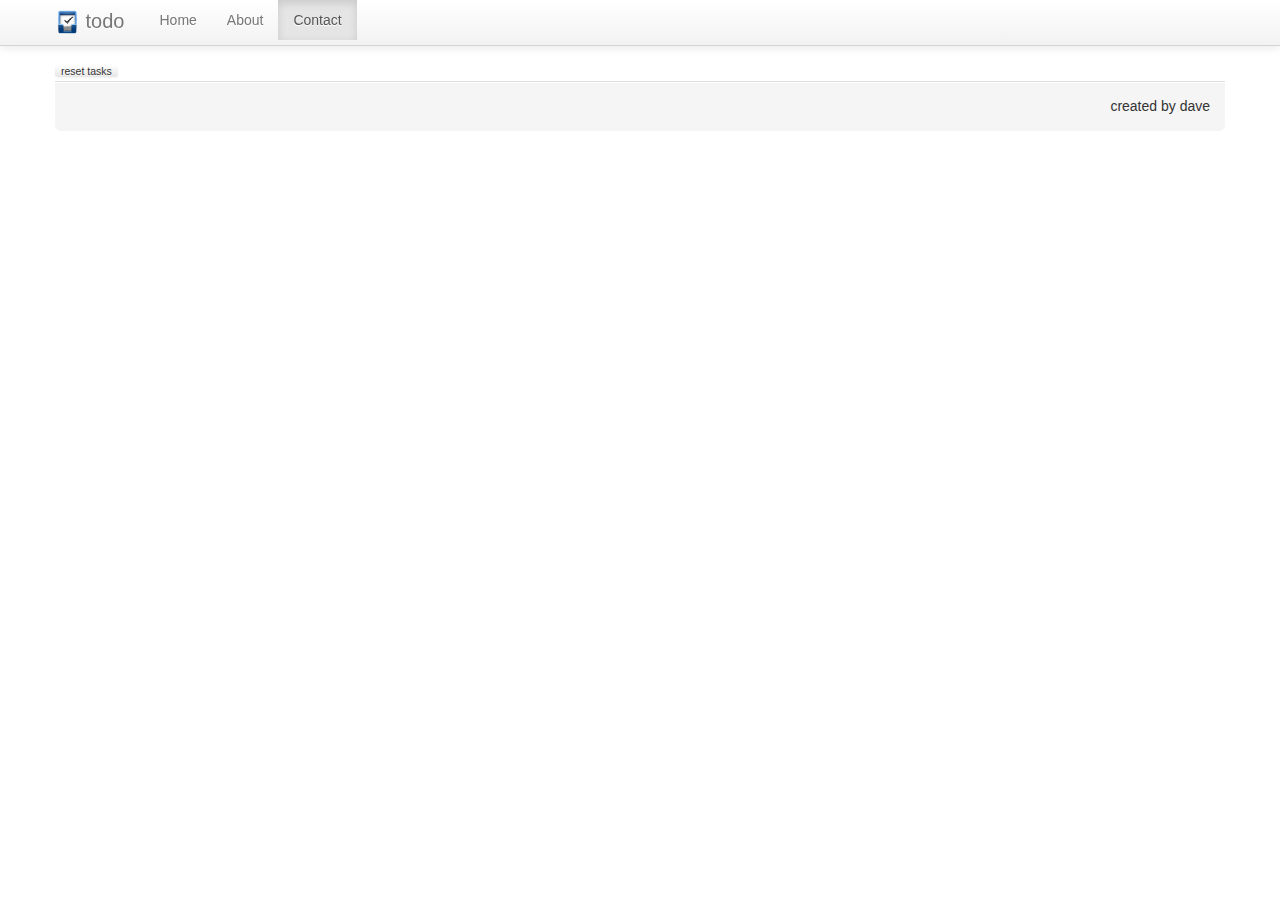
<file: contact.html>
<!DOCTYPE html>
<html lang="en">
    <head>
        <meta charset="utf-8">
        <title>dave's todo list</title>
        <meta name="viewport" content="width=device-width, initial-scale=1.0">
        <meta name="description" content="">
        <meta name="author" content="">

        <!-- Le styles -->
        <style>
            body {
                padding-top: 60px; /* 60px to make the container go all the way to the bottom of the topbar */
                padding-bottom: 60px;
            }
        </style>
        <link href="assets/css/bootstrap.css" rel="stylesheet">
        <link href="assets/css/owndesign.css" rel="stylesheet">
        <link href="assets/css/bootstrap-responsive.css" rel="stylesheet">
        <link href="assets/css/jquery/jquery-ui-1.10.3.custom.css" rel="stylesheet">


        <!-- HTML5 shim, for IE6-8 support of HTML5 elements -->
        <!--[if lt IE 9]>
          <script src="assets/js/html5shiv.js"></script>
        <![endif]-->

        <!-- Fav and touch icons -->
        <link rel="apple-touch-icon-precomposed" sizes="144x144" href="assets/ico/todo_icon.png">
        <link rel="apple-touch-icon-precomposed" sizes="114x114" href="assets/ico/todo_icon.png">
        <link rel="apple-touch-icon-precomposed" sizes="72x72" href="assets/ico/todo_icon.png">
        <link rel="apple-touch-icon-precomposed" href="assets/ico/todo_icon.png">
        <link rel="shortcut icon" href="assets/ico/todo_icon.png">
    </head>

    <body>

        <div class="navbar navbar-fixed-top">
            <div class="navbar-inner">
                <div class="container">
                    <button type="button" class="btn btn-navbar" data-toggle="collapse" data-target=".nav-collapse">
                        <span class="icon-bar"></span>
                        <span class="icon-bar"></span>
                        <span class="icon-bar"></span>
                    </button>
                    <a class="brand" href="index.html" style="text-decoration: none">
                        <img src="assets/ico/todo_icon.png" width="25" />
                        todo</a>
                    <div class="nav-collapse collapse">
                        <ul class="nav">
                            <li><a href="index.html">Home</a></li>
                            <li data-toggle="collapse" data-target=".nav-collapse" id="aboutButton"><a>About</a></li>
                            <li class="active"><a href="contact.html">Contact</a></li>
                        </ul>
                    </div>
                    <!--/.nav-collapse -->
                </div>
            </div>
        </div>

        <div class="container">
            <div>
                <div>
                    <!-- contact -->
                    <a class="socialIcons" href="http://www.facebook.com" title="create a fanpage on Facebook" id="facebookIcon"></a>
                    <a class="socialIcons" href="http://google.com" title="search about me on google" id="googleIcon"></a>
                    <a class="socialIcons" href="http://twitter.com" title="tweet to me" id="twitterIcon"></a>
                    <a class="socialIcons" href="http://linkedin.com" title="have a business chat with me" id="linkedinIcon"></a>
                    <a class="socialIcons" href="http://wikipedia.org" title="write something about me on wiki" id="wikiIcon"></a>
                    <a class="socialIcons" href="http://skype.com" title="talk with me on skype" id="skypeIcon"></a>
                    <a class="socialIcons" href="http://plus.google.com" title="plus me on Google+" id="googlePlusIcon"></a>
                    <a class="socialIcons" href="http://rss-feed.com" title="read my feeds" id="rssIcon"></a>
                </div>
            </div>
        </div>
        <!-- /container -->

        <!--modal - errormessage-->
        <div id="errorMessage">
            <div class="modal hide fade" id="errorBox">
                <div class="modal-header">
                    <button type="button" class="close" data-dismiss="modal" aria-hidden="true">&times;</button>
                    <h3 id="errorTitle">Error</h3>
                </div>
                <div class="modal-body">
                    <p id="errorText"></p>
                </div>
                <div class="modal-footer">
                    <a class="btn btn-primary ok-button" data-dismiss="modal" id="errorBoxOkButton">ok</a>
                </div>
            </div> 
        </div>

        <!--footer-->
        <footer>
            <div class="container" id="footer">
                <span class="btn btn-mini" id="resetTasks">reset tasks</span>
                <p class="modal-footer">created by dave</p>
            </div>
        </footer>


        <!-- Le javascript
    ================================================== -->
        <!-- Placed at the end of the document so the pages load faster -->
        <div>
            <script src="assets/js/jquery.js"></script>
            <script src="assets/js/bootstrap-transition.js"></script>
            <script src="assets/js/bootstrap-alert.js"></script>
            <script src="assets/js/bootstrap-modal.js"></script>
            <script src="assets/js/bootstrap-dropdown.js"></script>
            <script src="assets/js/bootstrap-scrollspy.js"></script>
            <script src="assets/js/bootstrap-tab.js"></script>
            <script src="assets/js/bootstrap-tooltip.js"></script>            
            <script src="assets/js/bootstrap-popover.js"></script>
            <script src="assets/js/bootstrap-button.js"></script>
            <script src="assets/js/bootstrap-collapse.js"></script>
            <script src="assets/js/bootstrap-carousel.js"></script>
            <script src="assets/js/bootstrap-typeahead.js"></script>
            <script src="assets/js/ownscript.js"></script>
            <script src="assets/js/jquery/jquery-ui-1.10.3.custom.js"></script>
        </div>
    </body>

</html>
</file>
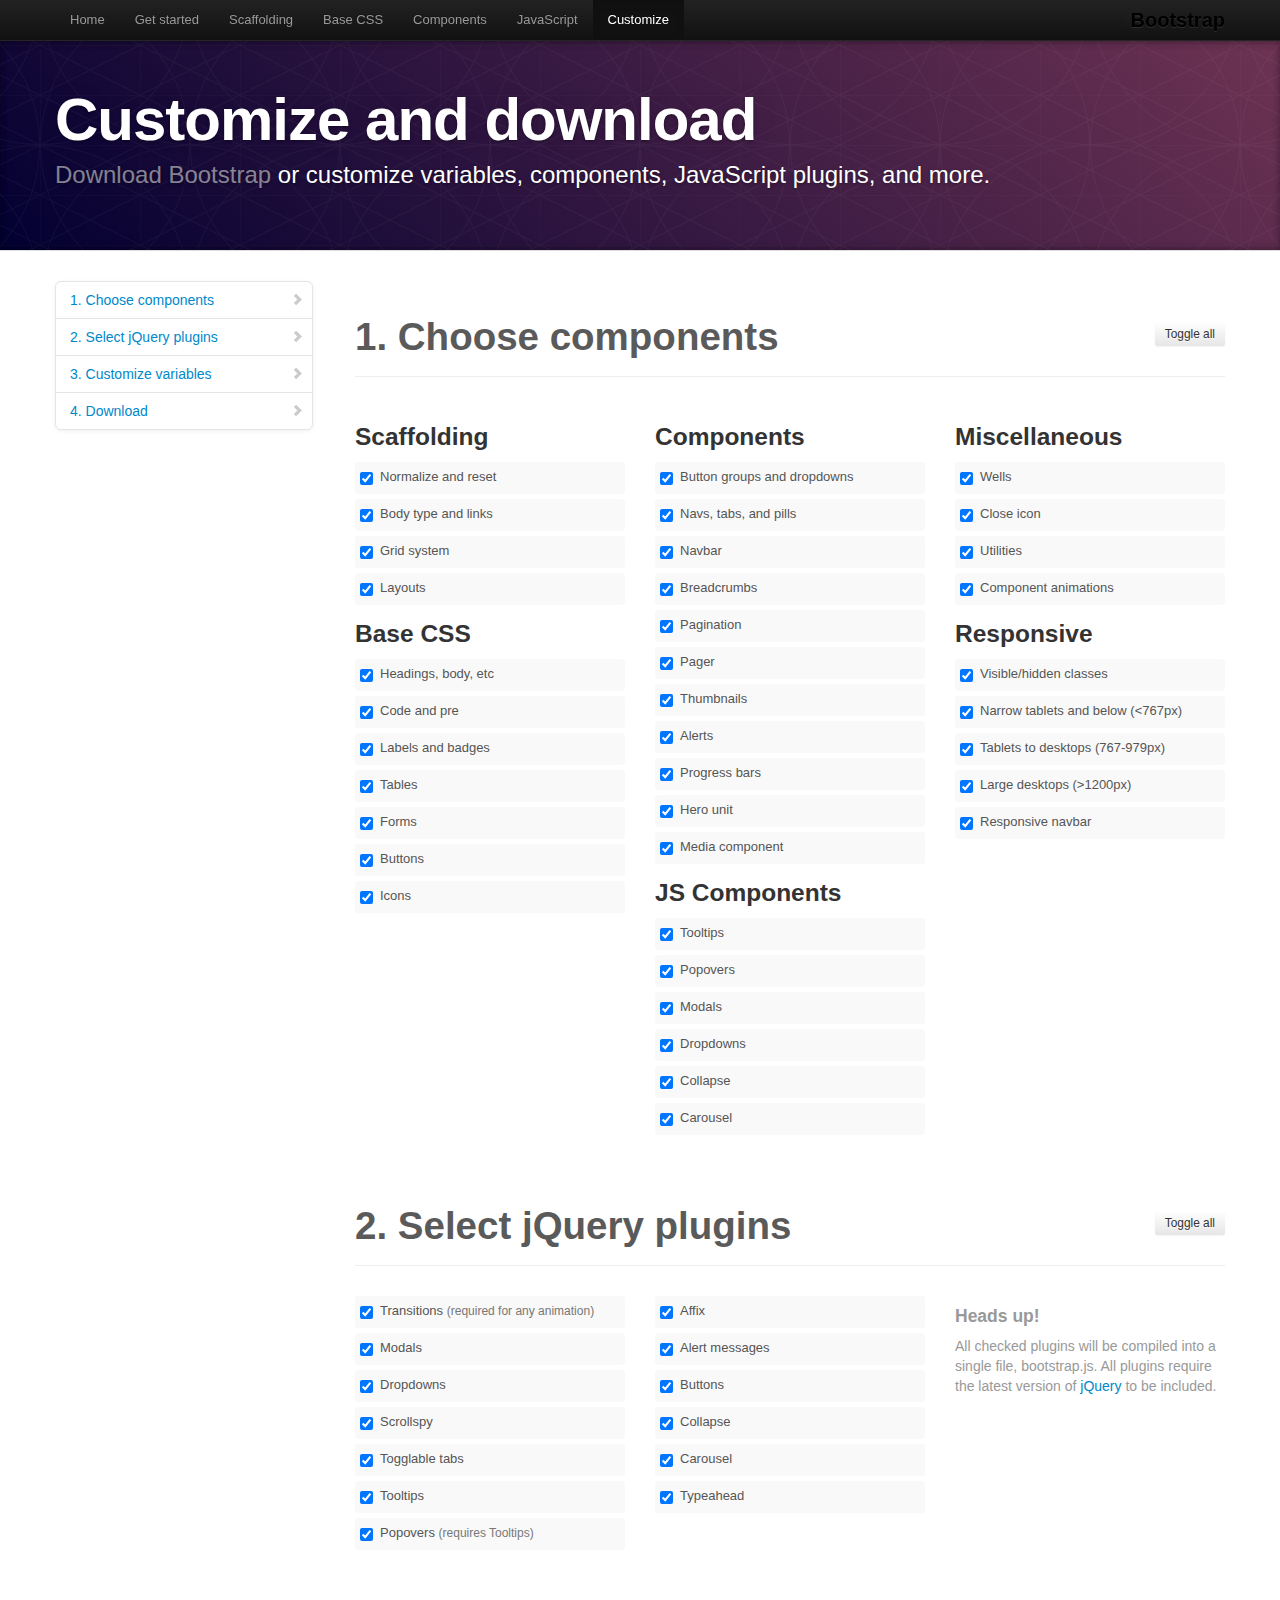
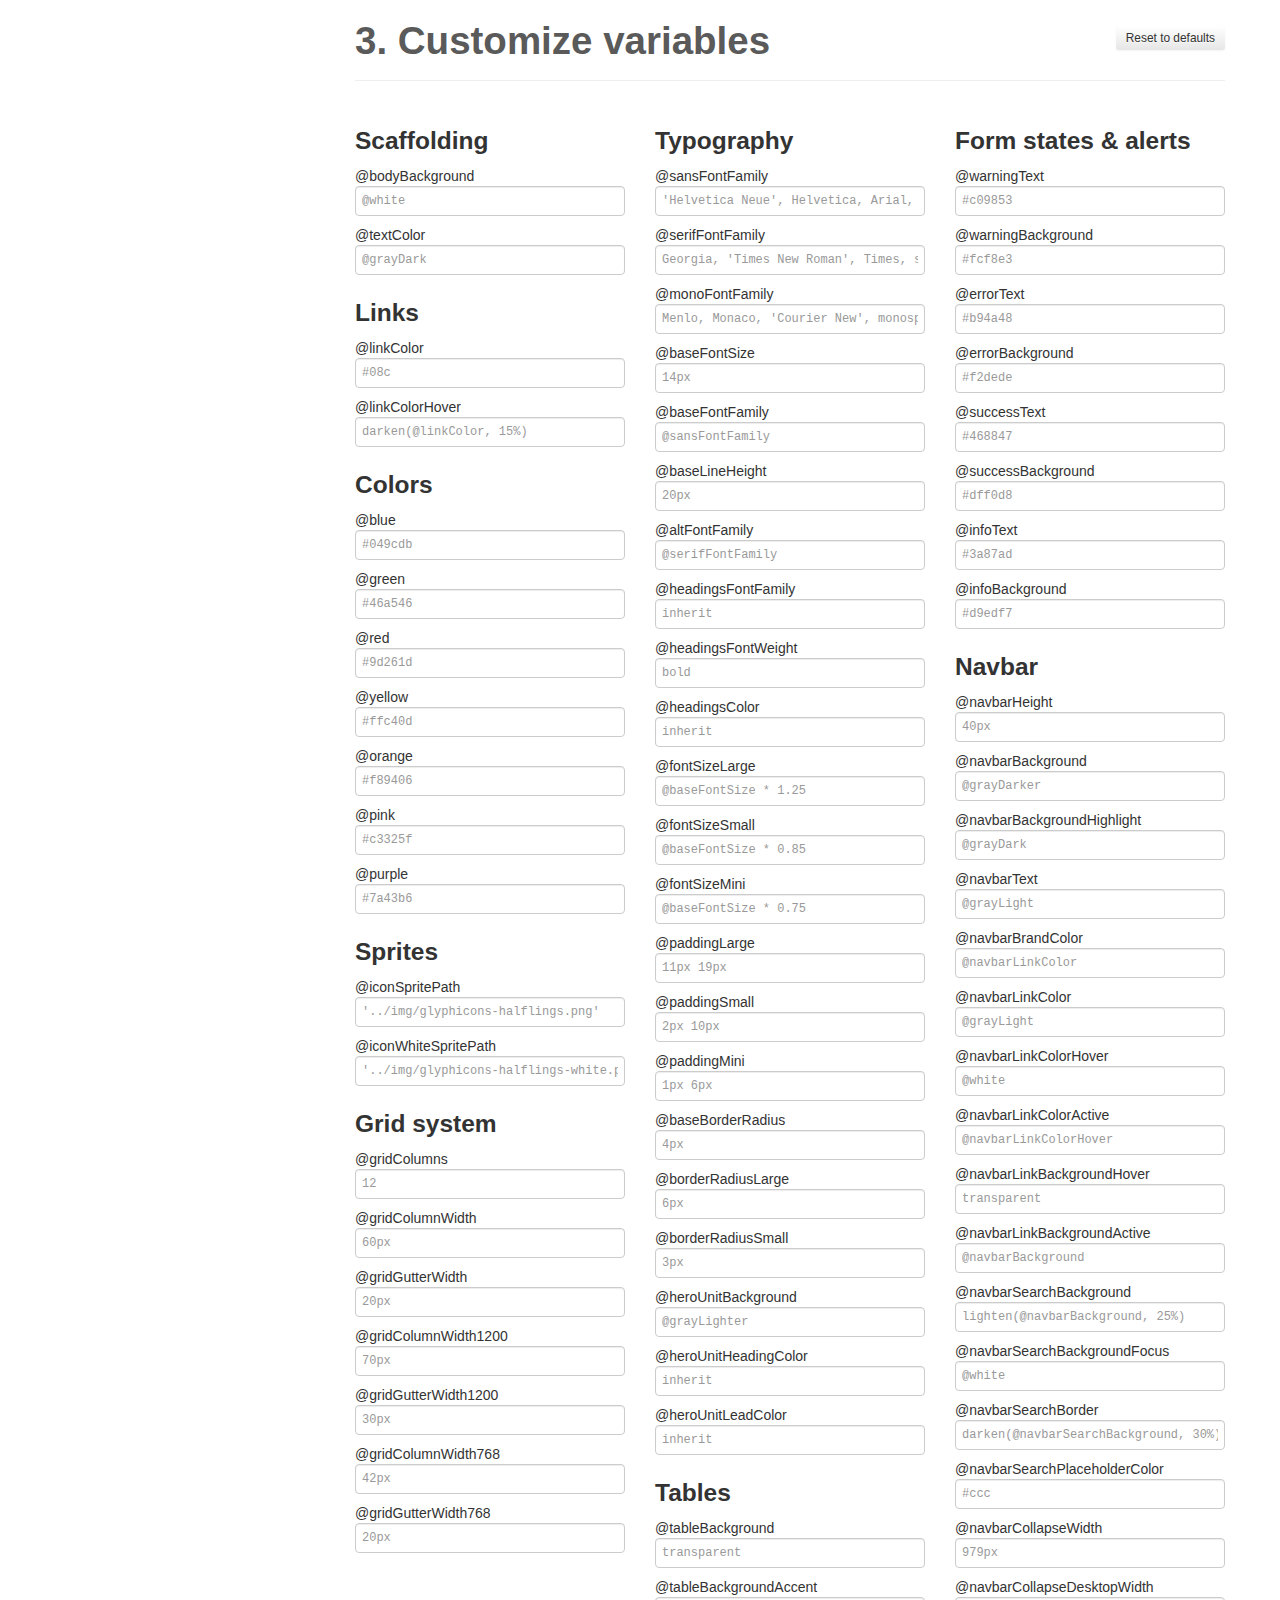
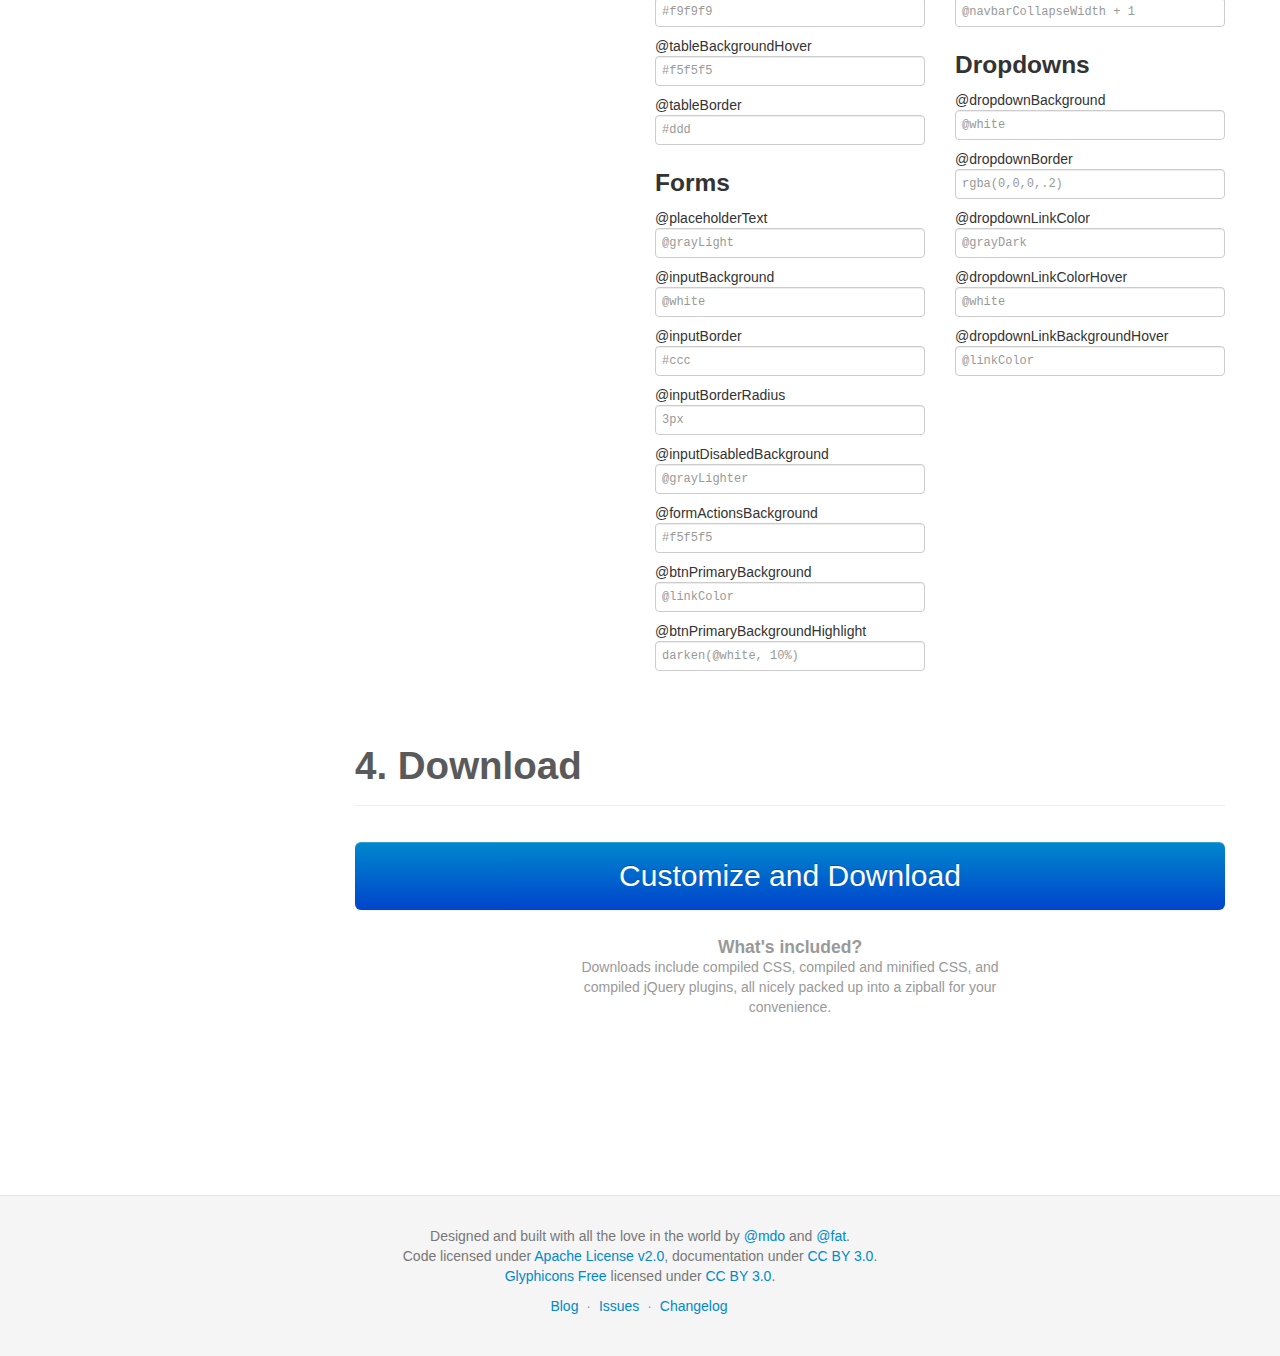
<file: customize.html>
<!DOCTYPE html>
<html lang="en">
  <head>
    <meta charset="utf-8">
    <title>Customize · Bootstrap</title>
    <meta name="viewport" content="width=device-width, initial-scale=1.0">
    <meta name="description" content="">
    <meta name="author" content="">

    <!-- Le styles -->
    <link href="assets/css/bootstrap.css" rel="stylesheet">
    <link href="assets/css/bootstrap-responsive.css" rel="stylesheet">
    <link href="assets/css/docs.css" rel="stylesheet">
    <link href="assets/js/google-code-prettify/prettify.css" rel="stylesheet">

    <!-- Le HTML5 shim, for IE6-8 support of HTML5 elements -->
    <!--[if lt IE 9]>
      <script src="assets/js/html5shiv.js"></script>
    <![endif]-->

    <!-- Le fav and touch icons -->
    <link rel="apple-touch-icon-precomposed" sizes="144x144" href="assets/ico/apple-touch-icon-144-precomposed.png">
    <link rel="apple-touch-icon-precomposed" sizes="114x114" href="assets/ico/apple-touch-icon-114-precomposed.png">
      <link rel="apple-touch-icon-precomposed" sizes="72x72" href="assets/ico/apple-touch-icon-72-precomposed.png">
                    <link rel="apple-touch-icon-precomposed" href="assets/ico/apple-touch-icon-57-precomposed.png">
                                   <link rel="shortcut icon" href="assets/ico/favicon.png">

    <script type="text/javascript">
      var _gaq = _gaq || [];
      _gaq.push(['_setAccount', 'UA-146052-10']);
      _gaq.push(['_trackPageview']);
      (function() {
        var ga = document.createElement('script'); ga.type = 'text/javascript'; ga.async = true;
        ga.src = ('https:' == document.location.protocol ? 'https://ssl' : 'http://www') + '.google-analytics.com/ga.js';
        var s = document.getElementsByTagName('script')[0]; s.parentNode.insertBefore(ga, s);
      })();
    </script>
  </head>

  <body data-spy="scroll" data-target=".bs-docs-sidebar">

    <!-- Navbar
    ================================================== -->
    <div class="navbar navbar-inverse navbar-fixed-top">
      <div class="navbar-inner">
        <div class="container">
          <button type="button" class="btn btn-navbar" data-toggle="collapse" data-target=".nav-collapse">
            <span class="icon-bar"></span>
            <span class="icon-bar"></span>
            <span class="icon-bar"></span>
          </button>
          <a class="brand" href="./index.html">Bootstrap</a>
          <div class="nav-collapse collapse">
            <ul class="nav">
              <li class="">
                <a href="./index.html">Home</a>
              </li>
              <li class="">
                <a href="./getting-started.html">Get started</a>
              </li>
              <li class="">
                <a href="./scaffolding.html">Scaffolding</a>
              </li>
              <li class="">
                <a href="./base-css.html">Base CSS</a>
              </li>
              <li class="">
                <a href="./components.html">Components</a>
              </li>
              <li class="">
                <a href="./javascript.html">JavaScript</a>
              </li>
              <li class="active">
                <a href="./customize.html">Customize</a>
              </li>
            </ul>
          </div>
        </div>
      </div>
    </div>

<!-- Masthead
================================================== -->
<header class="jumbotron subhead" id="overview">
  <div class="container">
    <h1>Customize and download</h1>
    <p class="lead"><a href="https://github.com/twitter/bootstrap/zipball/master">Download Bootstrap</a> or customize variables, components, JavaScript plugins, and more.</p>
  </div>
</header>


  <div class="container">

    <!-- Docs nav
    ================================================== -->
    <div class="row">
      <div class="span3 bs-docs-sidebar">
        <ul class="nav nav-list bs-docs-sidenav">
          <li><a href="#components"><i class="icon-chevron-right"></i> 1. Choose components</a></li>
          <li><a href="#plugins"><i class="icon-chevron-right"></i> 2. Select jQuery plugins</a></li>
          <li><a href="#variables"><i class="icon-chevron-right"></i> 3. Customize variables</a></li>
          <li><a href="#download"><i class="icon-chevron-right"></i> 4. Download</a></li>
        </ul>
      </div>
      <div class="span9">


        <!-- Customize form
        ================================================== -->
        <form>
          <section class="download" id="components">
            <div class="page-header">
              <a class="btn btn-small pull-right toggle-all" href="#">Toggle all</a>
              <h1>
                1. Choose components
              </h1>
            </div>
            <div class="row download-builder">
              <div class="span3">
                <h3>Scaffolding</h3>
                <label class="checkbox"><input checked="checked" type="checkbox" value="reset.less"> Normalize and reset</label>
                <label class="checkbox"><input checked="checked" type="checkbox" value="scaffolding.less"> Body type and links</label>
                <label class="checkbox"><input checked="checked" type="checkbox" value="grid.less"> Grid system</label>
                <label class="checkbox"><input checked="checked" type="checkbox" value="layouts.less"> Layouts</label>
                <h3>Base CSS</h3>
                <label class="checkbox"><input checked="checked" type="checkbox" value="type.less"> Headings, body, etc</label>
                <label class="checkbox"><input checked="checked" type="checkbox" value="code.less"> Code and pre</label>
                <label class="checkbox"><input checked="checked" type="checkbox" value="labels-badges.less"> Labels and badges</label>
                <label class="checkbox"><input checked="checked" type="checkbox" value="tables.less"> Tables</label>
                <label class="checkbox"><input checked="checked" type="checkbox" value="forms.less"> Forms</label>
                <label class="checkbox"><input checked="checked" type="checkbox" value="buttons.less"> Buttons</label>
                <label class="checkbox"><input checked="checked" type="checkbox" value="sprites.less"> Icons</label>
              </div><!-- /span -->
              <div class="span3">
                <h3>Components</h3>
                <label class="checkbox"><input checked="checked" type="checkbox" value="button-groups.less"> Button groups and dropdowns</label>
                <label class="checkbox"><input checked="checked" type="checkbox" value="navs.less"> Navs, tabs, and pills</label>
                <label class="checkbox"><input checked="checked" type="checkbox" value="navbar.less"> Navbar</label>
                <label class="checkbox"><input checked="checked" type="checkbox" value="breadcrumbs.less"> Breadcrumbs</label>
                <label class="checkbox"><input checked="checked" type="checkbox" value="pagination.less"> Pagination</label>
                <label class="checkbox"><input checked="checked" type="checkbox" value="pager.less"> Pager</label>
                <label class="checkbox"><input checked="checked" type="checkbox" value="thumbnails.less"> Thumbnails</label>
                <label class="checkbox"><input checked="checked" type="checkbox" value="alerts.less"> Alerts</label>
                <label class="checkbox"><input checked="checked" type="checkbox" value="progress-bars.less"> Progress bars</label>
                <label class="checkbox"><input checked="checked" type="checkbox" value="hero-unit.less"> Hero unit</label>
                <label class="checkbox"><input checked="checked" type="checkbox" value="media.less"> Media component</label>
                <h3>JS Components</h3>
                <label class="checkbox"><input checked="checked" type="checkbox" value="tooltip.less"> Tooltips</label>
                <label class="checkbox"><input checked="checked" type="checkbox" value="popovers.less"> Popovers</label>
                <label class="checkbox"><input checked="checked" type="checkbox" value="modals.less"> Modals</label>
                <label class="checkbox"><input checked="checked" type="checkbox" value="dropdowns.less"> Dropdowns</label>
                <label class="checkbox"><input checked="checked" type="checkbox" value="accordion.less"> Collapse</label>
                <label class="checkbox"><input checked="checked" type="checkbox" value="carousel.less"> Carousel</label>
              </div><!-- /span -->
              <div class="span3">
                <h3>Miscellaneous</h3>
                <label class="checkbox"><input checked="checked" type="checkbox" value="wells.less"> Wells</label>
                <label class="checkbox"><input checked="checked" type="checkbox" value="close.less"> Close icon</label>
                <label class="checkbox"><input checked="checked" type="checkbox" value="utilities.less"> Utilities</label>
                <label class="checkbox"><input checked="checked" type="checkbox" value="component-animations.less"> Component animations</label>
                <h3>Responsive</h3>
                <label class="checkbox"><input checked="checked" type="checkbox" value="responsive-utilities.less"> Visible/hidden classes</label>
                <label class="checkbox"><input checked="checked" type="checkbox" value="responsive-767px-max.less"> Narrow tablets and below (<767px)</label>
                <label class="checkbox"><input checked="checked" type="checkbox" value="responsive-768px-979px.less"> Tablets to desktops (767-979px)</label>
                <label class="checkbox"><input checked="checked" type="checkbox" value="responsive-1200px-min.less"> Large desktops (>1200px)</label>
                <label class="checkbox"><input checked="checked" type="checkbox" value="responsive-navbar.less"> Responsive navbar</label>
              </div><!-- /span -->
            </div><!-- /row -->
          </section>

          <section class="download" id="plugins">
            <div class="page-header">
              <a class="btn btn-small pull-right toggle-all" href="#">Toggle all</a>
              <h1>
                2. Select jQuery plugins
              </h1>
            </div>
            <div class="row download-builder">
              <div class="span3">
                <label class="checkbox">
                  <input type="checkbox" checked="true" value="bootstrap-transition.js">
                  Transitions <small>(required for any animation)</small>
                </label>
                <label class="checkbox">
                  <input type="checkbox" checked="true" value="bootstrap-modal.js">
                  Modals
                </label>
                <label class="checkbox">
                  <input type="checkbox" checked="true" value="bootstrap-dropdown.js">
                  Dropdowns
                </label>
                <label class="checkbox">
                  <input type="checkbox" checked="true" value="bootstrap-scrollspy.js">
                  Scrollspy
                </label>
                <label class="checkbox">
                  <input type="checkbox" checked="true" value="bootstrap-tab.js">
                  Togglable tabs
                </label>
                <label class="checkbox">
                  <input type="checkbox" checked="true" value="bootstrap-tooltip.js">
                  Tooltips
                </label>
                <label class="checkbox">
                  <input type="checkbox" checked="true" value="bootstrap-popover.js">
                  Popovers <small>(requires Tooltips)</small>
                </label>
              </div><!-- /span -->
              <div class="span3">
                <label class="checkbox">
                  <input type="checkbox" checked="true" value="bootstrap-affix.js">
                  Affix
                </label>
                <label class="checkbox">
                  <input type="checkbox" checked="true" value="bootstrap-alert.js">
                  Alert messages
                </label>
                <label class="checkbox">
                  <input type="checkbox" checked="true" value="bootstrap-button.js">
                  Buttons
                </label>
                <label class="checkbox">
                  <input type="checkbox" checked="true" value="bootstrap-collapse.js">
                  Collapse
                </label>
                <label class="checkbox">
                  <input type="checkbox" checked="true" value="bootstrap-carousel.js">
                  Carousel
                </label>
                <label class="checkbox">
                  <input type="checkbox" checked="true" value="bootstrap-typeahead.js">
                  Typeahead
                </label>
              </div><!-- /span -->
              <div class="span3">
                <h4 class="muted">Heads up!</h4>
                <p class="muted">All checked plugins will be compiled into a single file, bootstrap.js. All plugins require the latest version of <a href="http://jquery.com/" target="_blank">jQuery</a> to be included.</p>
              </div><!-- /span -->
            </div><!-- /row -->
          </section>


          <section class="download" id="variables">
            <div class="page-header">
              <a class="btn btn-small pull-right toggle-all" href="#">Reset to defaults</a>
              <h1>
                3. Customize variables
              </h1>
            </div>
            <div class="row download-builder">
              <div class="span3">
                <h3>Scaffolding</h3>
                <label>@bodyBackground</label>
                <input type="text" class="span3" placeholder="@white">
                <label>@textColor</label>
                <input type="text" class="span3" placeholder="@grayDark">

                <h3>Links</h3>
                <label>@linkColor</label>
                <input type="text" class="span3" placeholder="#08c">
                <label>@linkColorHover</label>
                <input type="text" class="span3" placeholder="darken(@linkColor, 15%)">
                <h3>Colors</h3>
                <label>@blue</label>
                <input type="text" class="span3" placeholder="#049cdb">
                <label>@green</label>
                <input type="text" class="span3" placeholder="#46a546">
                <label>@red</label>
                <input type="text" class="span3" placeholder="#9d261d">
                <label>@yellow</label>
                <input type="text" class="span3" placeholder="#ffc40d">
                <label>@orange</label>
                <input type="text" class="span3" placeholder="#f89406">
                <label>@pink</label>
                <input type="text" class="span3" placeholder="#c3325f">
                <label>@purple</label>
                <input type="text" class="span3" placeholder="#7a43b6">

                <h3>Sprites</h3>
                <label>@iconSpritePath</label>
                <input type="text" class="span3" placeholder="'../img/glyphicons-halflings.png'">
                <label>@iconWhiteSpritePath</label>
                <input type="text" class="span3" placeholder="'../img/glyphicons-halflings-white.png'">

                <h3>Grid system</h3>
                <label>@gridColumns</label>
                <input type="text" class="span3" placeholder="12">
                <label>@gridColumnWidth</label>
                <input type="text" class="span3" placeholder="60px">
                <label>@gridGutterWidth</label>
                <input type="text" class="span3" placeholder="20px">
                <label>@gridColumnWidth1200</label>
                <input type="text" class="span3" placeholder="70px">
                <label>@gridGutterWidth1200</label>
                <input type="text" class="span3" placeholder="30px">
                <label>@gridColumnWidth768</label>
                <input type="text" class="span3" placeholder="42px">
                <label>@gridGutterWidth768</label>
                <input type="text" class="span3" placeholder="20px">

              </div><!-- /span -->
              <div class="span3">

                <h3>Typography</h3>
                <label>@sansFontFamily</label>
                <input type="text" class="span3" placeholder="'Helvetica Neue', Helvetica, Arial, sans-serif">
                <label>@serifFontFamily</label>
                <input type="text" class="span3" placeholder="Georgia, 'Times New Roman', Times, serif">
                <label>@monoFontFamily</label>
                <input type="text" class="span3" placeholder="Menlo, Monaco, 'Courier New', monospace">

                <label>@baseFontSize</label>
                <input type="text" class="span3" placeholder="14px">
                <label>@baseFontFamily</label>
                <input type="text" class="span3" placeholder="@sansFontFamily">
                <label>@baseLineHeight</label>
                <input type="text" class="span3" placeholder="20px">

                <label>@altFontFamily</label>
                <input type="text" class="span3" placeholder="@serifFontFamily">
                <label>@headingsFontFamily</label>
                <input type="text" class="span3" placeholder="inherit">
                <label>@headingsFontWeight</label>
                <input type="text" class="span3" placeholder="bold">
                <label>@headingsColor</label>
                <input type="text" class="span3" placeholder="inherit">

                <label>@fontSizeLarge</label>
                <input type="text" class="span3" placeholder="@baseFontSize * 1.25">
                <label>@fontSizeSmall</label>
                <input type="text" class="span3" placeholder="@baseFontSize * 0.85">
                <label>@fontSizeMini</label>
                <input type="text" class="span3" placeholder="@baseFontSize * 0.75">

                <label>@paddingLarge</label>
                <input type="text" class="span3" placeholder="11px 19px">
                <label>@paddingSmall</label>
                <input type="text" class="span3" placeholder="2px 10px">
                <label>@paddingMini</label>
                <input type="text" class="span3" placeholder="1px 6px">

                <label>@baseBorderRadius</label>
                <input type="text" class="span3" placeholder="4px">
                <label>@borderRadiusLarge</label>
                <input type="text" class="span3" placeholder="6px">
                <label>@borderRadiusSmall</label>
                <input type="text" class="span3" placeholder="3px">

                <label>@heroUnitBackground</label>
                <input type="text" class="span3" placeholder="@grayLighter">
                <label>@heroUnitHeadingColor</label>
                <input type="text" class="span3" placeholder="inherit">
                <label>@heroUnitLeadColor</label>
                <input type="text" class="span3" placeholder="inherit">

                <h3>Tables</h3>
                <label>@tableBackground</label>
                <input type="text" class="span3" placeholder="transparent">
                <label>@tableBackgroundAccent</label>
                <input type="text" class="span3" placeholder="#f9f9f9">
                <label>@tableBackgroundHover</label>
                <input type="text" class="span3" placeholder="#f5f5f5">
                <label>@tableBorder</label>
                <input type="text" class="span3" placeholder="#ddd">

                <h3>Forms</h3>
                <label>@placeholderText</label>
                <input type="text" class="span3" placeholder="@grayLight">
                <label>@inputBackground</label>
                <input type="text" class="span3" placeholder="@white">
                <label>@inputBorder</label>
                <input type="text" class="span3" placeholder="#ccc">
                <label>@inputBorderRadius</label>
                <input type="text" class="span3" placeholder="3px">
                <label>@inputDisabledBackground</label>
                <input type="text" class="span3" placeholder="@grayLighter">
                <label>@formActionsBackground</label>
                <input type="text" class="span3" placeholder="#f5f5f5">
                <label>@btnPrimaryBackground</label>
                <input type="text" class="span3" placeholder="@linkColor">
                <label>@btnPrimaryBackgroundHighlight</label>
                <input type="text" class="span3" placeholder="darken(@white, 10%)">

              </div><!-- /span -->
              <div class="span3">

                <h3>Form states &amp; alerts</h3>
                <label>@warningText</label>
                <input type="text" class="span3" placeholder="#c09853">
                <label>@warningBackground</label>
                <input type="text" class="span3" placeholder="#fcf8e3">
                <label>@errorText</label>
                <input type="text" class="span3" placeholder="#b94a48">
                <label>@errorBackground</label>
                <input type="text" class="span3" placeholder="#f2dede">
                <label>@successText</label>
                <input type="text" class="span3" placeholder="#468847">
                <label>@successBackground</label>
                <input type="text" class="span3" placeholder="#dff0d8">
                <label>@infoText</label>
                <input type="text" class="span3" placeholder="#3a87ad">
                <label>@infoBackground</label>
                <input type="text" class="span3" placeholder="#d9edf7">

                <h3>Navbar</h3>
                <label>@navbarHeight</label>
                <input type="text" class="span3" placeholder="40px">
                <label>@navbarBackground</label>
                <input type="text" class="span3" placeholder="@grayDarker">
                <label>@navbarBackgroundHighlight</label>
                <input type="text" class="span3" placeholder="@grayDark">
                <label>@navbarText</label>
                <input type="text" class="span3" placeholder="@grayLight">
                <label>@navbarBrandColor</label>
                <input type="text" class="span3" placeholder="@navbarLinkColor">
                <label>@navbarLinkColor</label>
                <input type="text" class="span3" placeholder="@grayLight">
                <label>@navbarLinkColorHover</label>
                <input type="text" class="span3" placeholder="@white">
                <label>@navbarLinkColorActive</label>
                <input type="text" class="span3" placeholder="@navbarLinkColorHover">
                <label>@navbarLinkBackgroundHover</label>
                <input type="text" class="span3" placeholder="transparent">
                <label>@navbarLinkBackgroundActive</label>
                <input type="text" class="span3" placeholder="@navbarBackground">
                <label>@navbarSearchBackground</label>
                <input type="text" class="span3" placeholder="lighten(@navbarBackground, 25%)">
                <label>@navbarSearchBackgroundFocus</label>
                <input type="text" class="span3" placeholder="@white">
                <label>@navbarSearchBorder</label>
                <input type="text" class="span3" placeholder="darken(@navbarSearchBackground, 30%)">
                <label>@navbarSearchPlaceholderColor</label>
                <input type="text" class="span3" placeholder="#ccc">

                <label>@navbarCollapseWidth</label>
                <input type="text" class="span3" placeholder="979px">
                <label>@navbarCollapseDesktopWidth</label>
                <input type="text" class="span3" placeholder="@navbarCollapseWidth + 1">

                <h3>Dropdowns</h3>
                <label>@dropdownBackground</label>
                <input type="text" class="span3" placeholder="@white">
                <label>@dropdownBorder</label>
                <input type="text" class="span3" placeholder="rgba(0,0,0,.2)">
                <label>@dropdownLinkColor</label>
                <input type="text" class="span3" placeholder="@grayDark">
                <label>@dropdownLinkColorHover</label>
                <input type="text" class="span3" placeholder="@white">
                <label>@dropdownLinkBackgroundHover</label>
                <input type="text" class="span3" placeholder="@linkColor">
              </div><!-- /span -->
            </div><!-- /row -->
          </section>

          <section class="download" id="download">
            <div class="page-header">
              <h1>
                4. Download
              </h1>
            </div>
            <div class="download-btn">
              <a class="btn btn-primary" href="#" onclick="_gaq.push(['_trackEvent', 'Customize', 'Download', 'Customize and Download']);">Customize and Download</a>
              <h4>What's included?</h4>
              <p>Downloads include compiled CSS, compiled and minified CSS, and compiled jQuery plugins, all nicely packed up into a zipball for your convenience.</p>
            </div>
          </section><!-- /download -->
        </form>



      </div>
    </div>

  </div>



    <!-- Footer
    ================================================== -->
    <footer class="footer">
      <div class="container">
        <p>Designed and built with all the love in the world by <a href="http://twitter.com/mdo" target="_blank">@mdo</a> and <a href="http://twitter.com/fat" target="_blank">@fat</a>.</p>
        <p>Code licensed under <a href="http://www.apache.org/licenses/LICENSE-2.0" target="_blank">Apache License v2.0</a>, documentation under <a href="http://creativecommons.org/licenses/by/3.0/">CC BY 3.0</a>.</p>
        <p><a href="http://glyphicons.com">Glyphicons Free</a> licensed under <a href="http://creativecommons.org/licenses/by/3.0/">CC BY 3.0</a>.</p>
        <ul class="footer-links">
          <li><a href="http://blog.getbootstrap.com">Blog</a></li>
          <li class="muted">&middot;</li>
          <li><a href="https://github.com/twitter/bootstrap/issues?state=open">Issues</a></li>
          <li class="muted">&middot;</li>
          <li><a href="https://github.com/twitter/bootstrap/blob/master/CHANGELOG.md">Changelog</a></li>
        </ul>
      </div>
    </footer>



    <!-- Le javascript
    ================================================== -->
    <!-- Placed at the end of the document so the pages load faster -->
    <script type="text/javascript" src="http://platform.twitter.com/widgets.js"></script>
    <script src="assets/js/jquery.js"></script>
    <script src="assets/js/bootstrap-transition.js"></script>
    <script src="assets/js/bootstrap-alert.js"></script>
    <script src="assets/js/bootstrap-modal.js"></script>
    <script src="assets/js/bootstrap-dropdown.js"></script>
    <script src="assets/js/bootstrap-scrollspy.js"></script>
    <script src="assets/js/bootstrap-tab.js"></script>
    <script src="assets/js/bootstrap-tooltip.js"></script>
    <script src="assets/js/bootstrap-popover.js"></script>
    <script src="assets/js/bootstrap-button.js"></script>
    <script src="assets/js/bootstrap-collapse.js"></script>
    <script src="assets/js/bootstrap-carousel.js"></script>
    <script src="assets/js/bootstrap-typeahead.js"></script>
    <script src="assets/js/bootstrap-affix.js"></script>

    <script src="assets/js/holder/holder.js"></script>
    <script src="assets/js/google-code-prettify/prettify.js"></script>

    <script src="assets/js/application.js"></script>


    <!-- Analytics
    ================================================== -->
    <script>
      var _gauges = _gauges || [];
      (function() {
        var t   = document.createElement('script');
        t.type  = 'text/javascript';
        t.async = true;
        t.id    = 'gauges-tracker';
        t.setAttribute('data-site-id', '4f0dc9fef5a1f55508000013');
        t.src = '//secure.gaug.es/track.js';
        var s = document.getElementsByTagName('script')[0];
        s.parentNode.insertBefore(t, s);
      })();
    </script>

  </body>
</html>
</file>
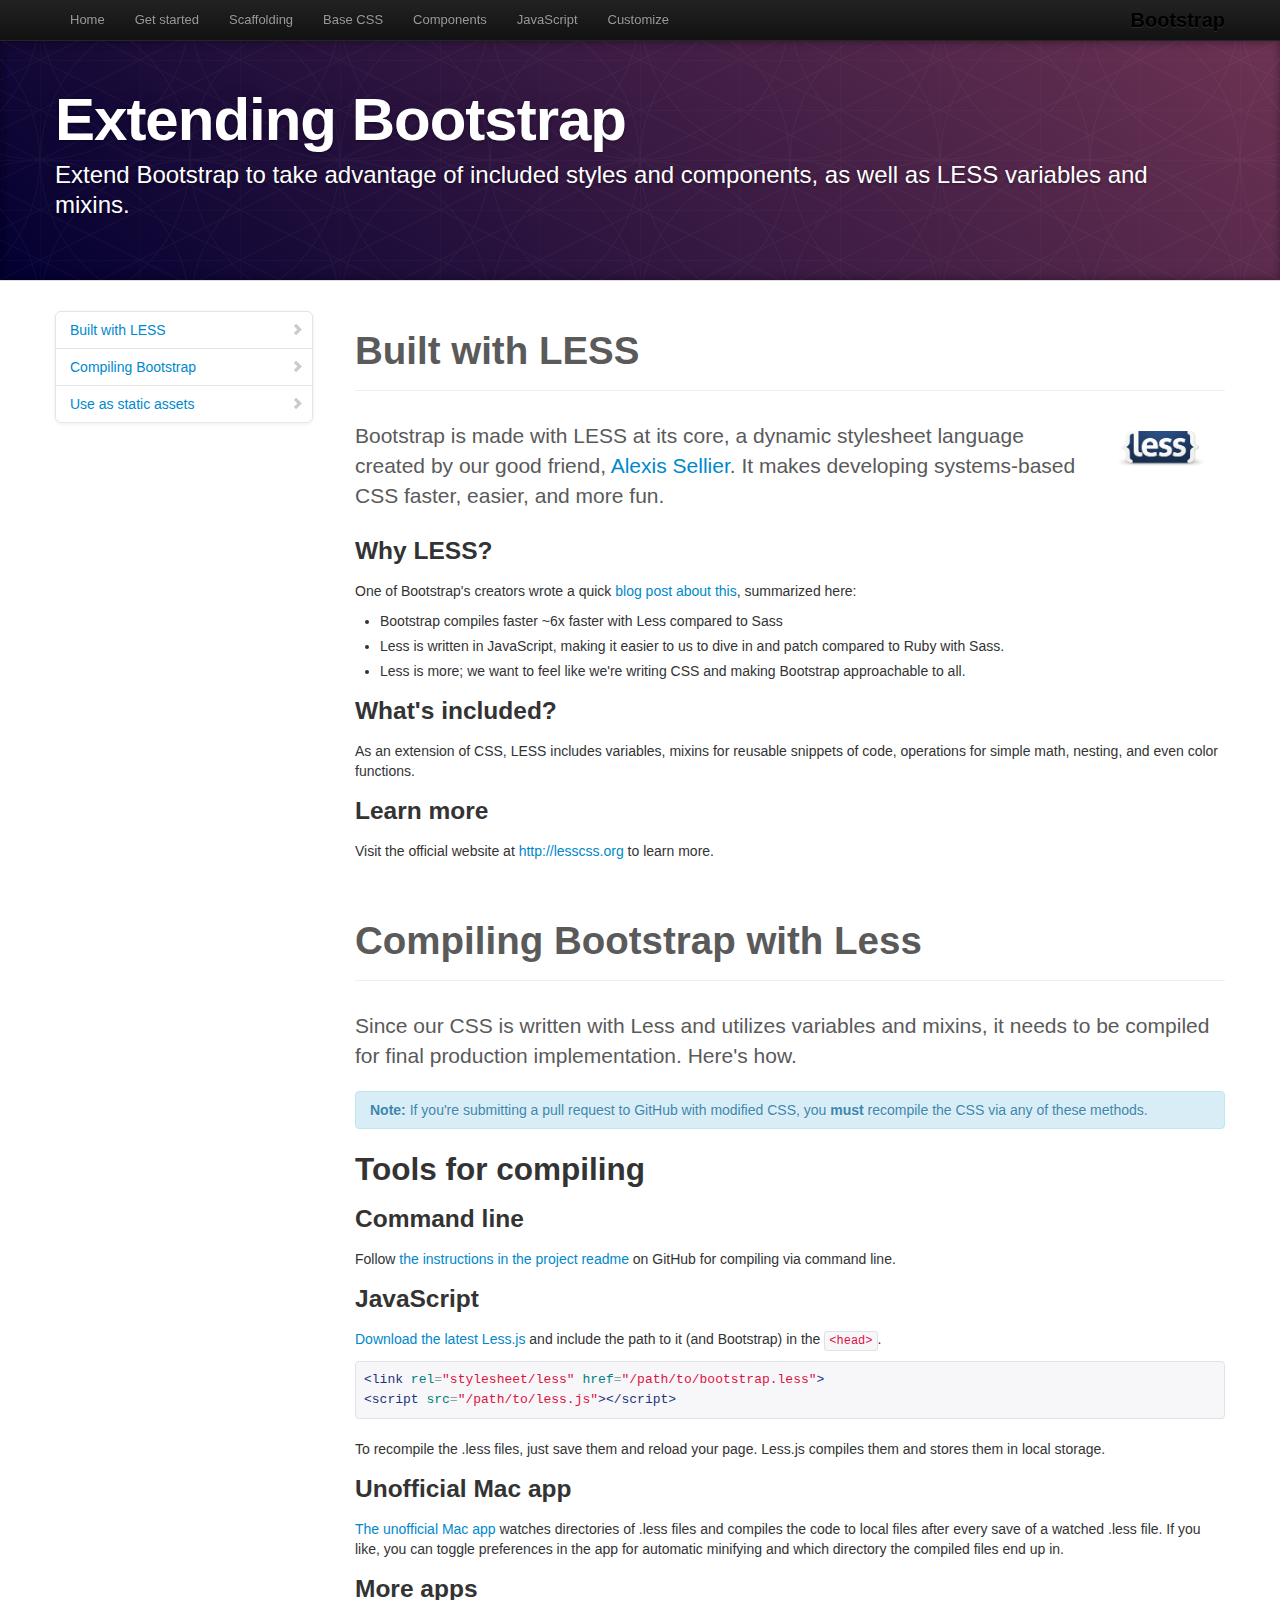
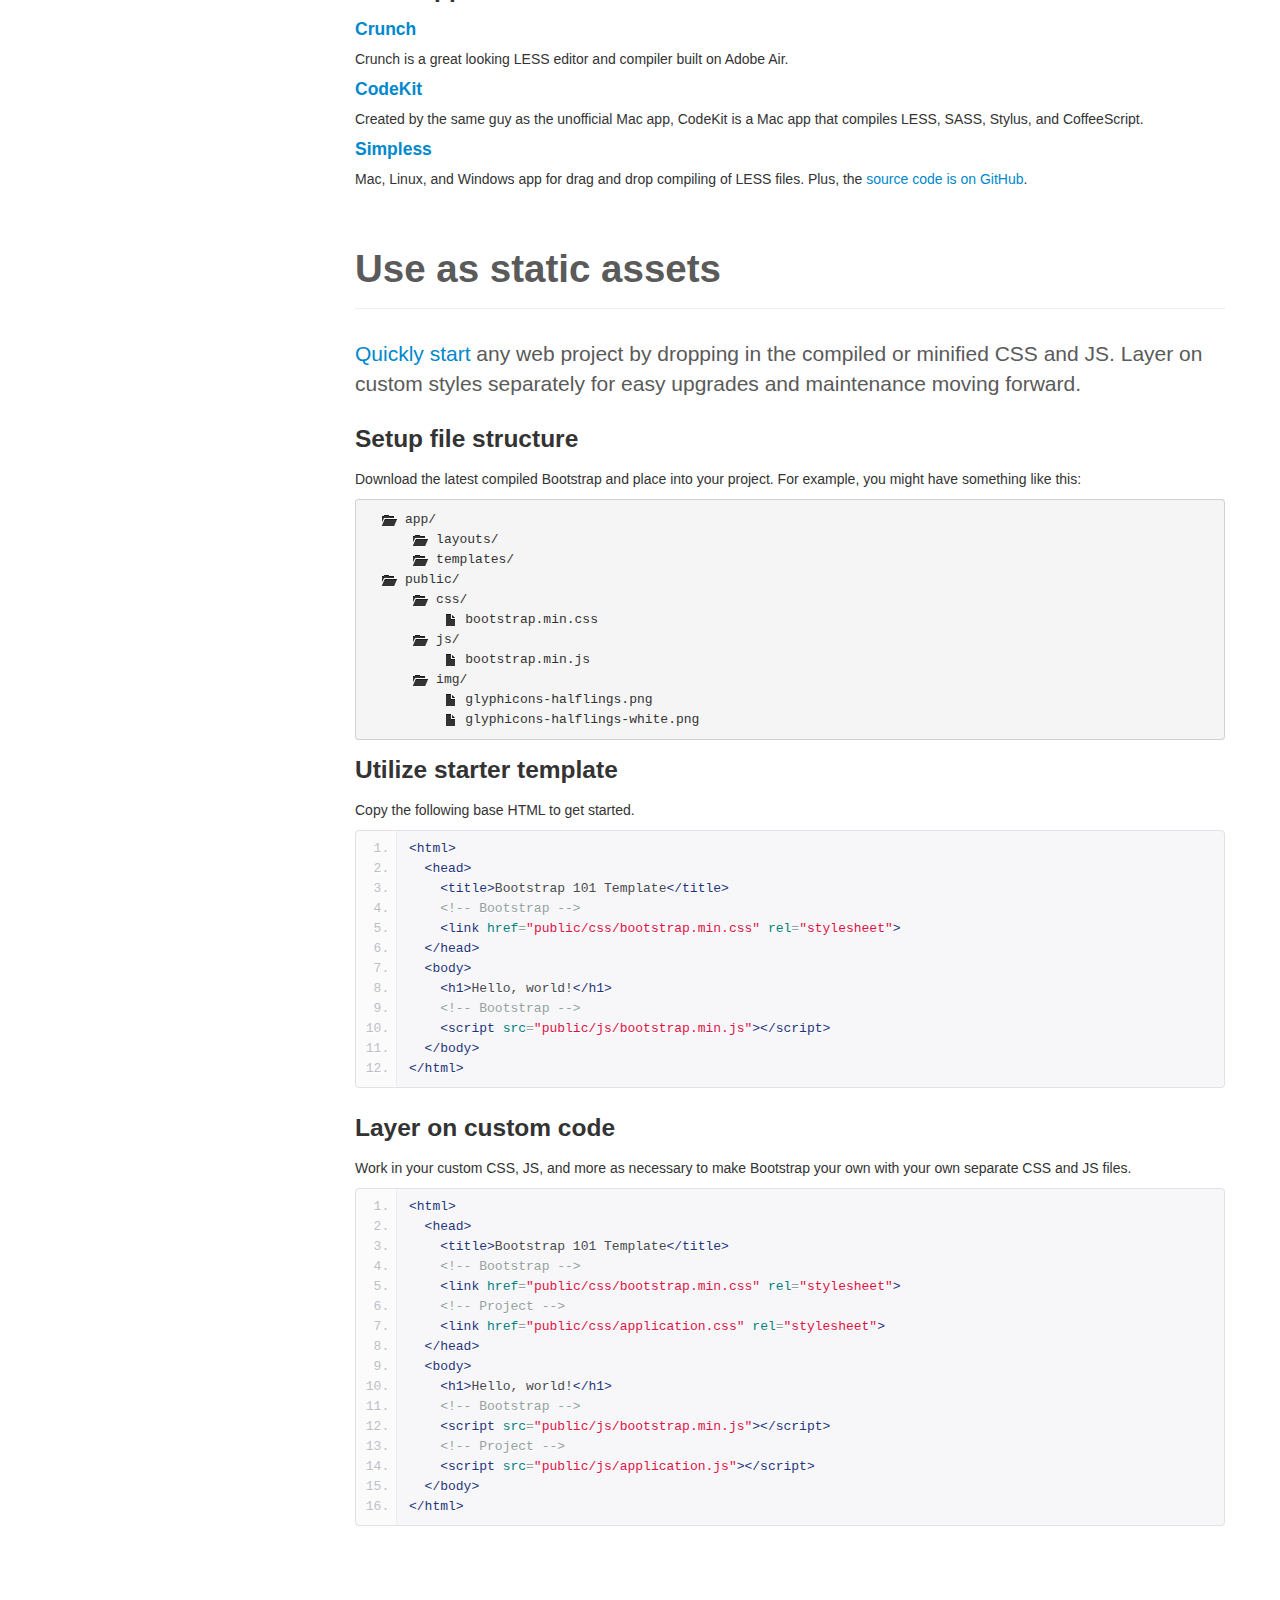
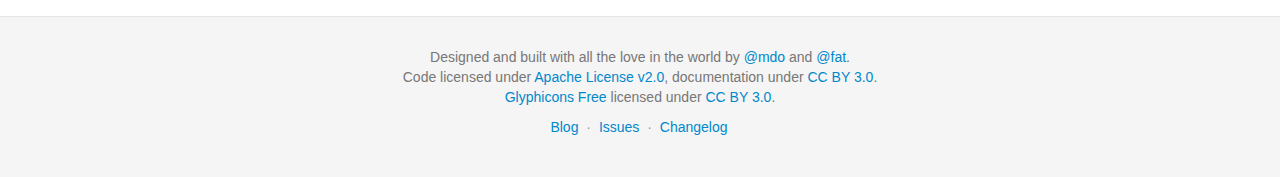
<file: extend.html>
<!DOCTYPE html>
<html lang="en">
  <head>
    <meta charset="utf-8">
    <title>Extend · Bootstrap</title>
    <meta name="viewport" content="width=device-width, initial-scale=1.0">
    <meta name="description" content="">
    <meta name="author" content="">

    <!-- Le styles -->
    <link href="assets/css/bootstrap.css" rel="stylesheet">
    <link href="assets/css/bootstrap-responsive.css" rel="stylesheet">
    <link href="assets/css/docs.css" rel="stylesheet">
    <link href="assets/js/google-code-prettify/prettify.css" rel="stylesheet">

    <!-- Le HTML5 shim, for IE6-8 support of HTML5 elements -->
    <!--[if lt IE 9]>
      <script src="assets/js/html5shiv.js"></script>
    <![endif]-->

    <!-- Le fav and touch icons -->
    <link rel="apple-touch-icon-precomposed" sizes="144x144" href="assets/ico/apple-touch-icon-144-precomposed.png">
    <link rel="apple-touch-icon-precomposed" sizes="114x114" href="assets/ico/apple-touch-icon-114-precomposed.png">
      <link rel="apple-touch-icon-precomposed" sizes="72x72" href="assets/ico/apple-touch-icon-72-precomposed.png">
                    <link rel="apple-touch-icon-precomposed" href="assets/ico/apple-touch-icon-57-precomposed.png">
                                   <link rel="shortcut icon" href="assets/ico/favicon.png">

    <script type="text/javascript">
      var _gaq = _gaq || [];
      _gaq.push(['_setAccount', 'UA-146052-10']);
      _gaq.push(['_trackPageview']);
      (function() {
        var ga = document.createElement('script'); ga.type = 'text/javascript'; ga.async = true;
        ga.src = ('https:' == document.location.protocol ? 'https://ssl' : 'http://www') + '.google-analytics.com/ga.js';
        var s = document.getElementsByTagName('script')[0]; s.parentNode.insertBefore(ga, s);
      })();
    </script>
  </head>

  <body data-spy="scroll" data-target=".bs-docs-sidebar">

    <!-- Navbar
    ================================================== -->
    <div class="navbar navbar-inverse navbar-fixed-top">
      <div class="navbar-inner">
        <div class="container">
          <button type="button" class="btn btn-navbar" data-toggle="collapse" data-target=".nav-collapse">
            <span class="icon-bar"></span>
            <span class="icon-bar"></span>
            <span class="icon-bar"></span>
          </button>
          <a class="brand" href="./index.html">Bootstrap</a>
          <div class="nav-collapse collapse">
            <ul class="nav">
              <li class="">
                <a href="./index.html">Home</a>
              </li>
              <li class="">
                <a href="./getting-started.html">Get started</a>
              </li>
              <li class="">
                <a href="./scaffolding.html">Scaffolding</a>
              </li>
              <li class="">
                <a href="./base-css.html">Base CSS</a>
              </li>
              <li class="">
                <a href="./components.html">Components</a>
              </li>
              <li class="">
                <a href="./javascript.html">JavaScript</a>
              </li>
              <li class="">
                <a href="./customize.html">Customize</a>
              </li>
            </ul>
          </div>
        </div>
      </div>
    </div>

<!-- Subhead
================================================== -->
<header class="jumbotron subhead" id="overview">
  <div class="container">
    <h1>Extending Bootstrap</h1>
    <p class="lead">Extend Bootstrap to take advantage of included styles and components, as well as LESS variables and mixins.</p>
  <div>
</header>

  <div class="container">

    <!-- Docs nav
    ================================================== -->
    <div class="row">
      <div class="span3 bs-docs-sidebar">
        <ul class="nav nav-list bs-docs-sidenav">
          <li><a href="#built-with-less"><i class="icon-chevron-right"></i> Built with LESS</a></li>
          <li><a href="#compiling"><i class="icon-chevron-right"></i> Compiling Bootstrap</a></li>
          <li><a href="#static-assets"><i class="icon-chevron-right"></i> Use as static assets</a></li>
        </ul>
      </div>
      <div class="span9">



        <!-- BUILT WITH LESS
        ================================================== -->
        <section id="built-with-less">
          <div class="page-header">
            <h1>Built with LESS</h1>
          </div>

          <img style="float: right; height: 36px; margin: 10px 20px 20px" src="assets/img/less-logo-large.png" alt="LESS CSS">
          <p class="lead">Bootstrap is made with LESS at its core, a dynamic stylesheet language created by our good friend, <a href="http://cloudhead.io">Alexis Sellier</a>. It makes developing systems-based CSS faster, easier, and more fun.</p>

          <h3>Why LESS?</h3>
          <p>One of Bootstrap's creators wrote a quick <a href="http://www.wordsbyf.at/2012/03/08/why-less/">blog post about this</a>, summarized here:</p>
          <ul>
            <li>Bootstrap compiles faster ~6x faster with Less compared to Sass</li>
            <li>Less is written in JavaScript, making it easier to us to dive in and patch compared to Ruby with Sass.</li>
            <li>Less is more; we want to feel like we're writing CSS and making Bootstrap approachable to all.</li>
          </ul>

          <h3>What's included?</h3>
          <p>As an extension of CSS, LESS includes variables, mixins for reusable snippets of code, operations for simple math, nesting, and even color functions.</p>

          <h3>Learn more</h3>
          <p>Visit the official website at <a href="http://lesscss.org">http://lesscss.org</a> to learn more.</p>
        </section>



        <!-- COMPILING LESS AND BOOTSTRAP
        ================================================== -->
        <section id="compiling">
          <div class="page-header">
            <h1>Compiling Bootstrap with Less</h1>
          </div>

          <p class="lead">Since our CSS is written with Less and utilizes variables and mixins, it needs to be compiled for final production implementation. Here's how.</p>

          <div class="alert alert-info">
            <strong>Note:</strong> If you're submitting a pull request to GitHub with modified CSS, you <strong>must</strong> recompile the CSS via any of these methods.
          </div>

          <h2>Tools for compiling</h2>

          <h3>Command line</h3>
          <p>Follow <a href="https://github.com/twitter/bootstrap#developers">the instructions in the project readme</a> on GitHub for compiling via command line.</p>

          <h3>JavaScript</h3>
          <p><a href="http://lesscss.org/">Download the latest Less.js</a> and include the path to it (and Bootstrap) in the <code>&lt;head&gt;</code>.</p>
<pre class="prettyprint">
&lt;link rel="stylesheet/less" href="/path/to/bootstrap.less"&gt;
&lt;script src="/path/to/less.js"&gt;&lt;/script&gt;
</pre>
          <p>To recompile the .less files, just save them and reload your page. Less.js compiles them and stores them in local storage.</p>

          <h3>Unofficial Mac app</h3>
          <p><a href="http://incident57.com/less/">The unofficial Mac app</a> watches directories of .less files and compiles the code to local files after every save of a watched .less file. If you like, you can toggle preferences in the app for automatic minifying and which directory the compiled files end up in.</p>

          <h3>More apps</h3>
          <h4><a href="http://crunchapp.net/" target="_blank">Crunch</a></h4>
          <p>Crunch is a great looking LESS editor and compiler built on Adobe Air.</p>
          <h4><a href="http://incident57.com/codekit/" target="_blank">CodeKit</a></h4>
          <p>Created by the same guy as the unofficial Mac app, CodeKit is a Mac app that compiles LESS, SASS, Stylus, and CoffeeScript.</p>
          <h4><a href="http://wearekiss.com/simpless" target="_blank">Simpless</a></h4>
          <p>Mac, Linux, and Windows app for drag and drop compiling of LESS files. Plus, the <a href="https://github.com/Paratron/SimpLESS" target="_blank">source code is on GitHub</a>.</p>

        </section>



        <!-- Static assets
        ================================================== -->
        <section id="static-assets">
          <div class="page-header">
            <h1>Use as static assets</h1>
          </div>
          <p class="lead"><a href="./getting-started.html">Quickly start</a> any web project by dropping in the compiled or minified CSS and JS. Layer on custom styles separately for easy upgrades and maintenance moving forward.</p>

          <h3>Setup file structure</h3>
          <p>Download the latest compiled Bootstrap and place into your project. For example, you might have something like this:</p>
<pre>
  <span class="icon-folder-open"></span> app/
      <span class="icon-folder-open"></span> layouts/
      <span class="icon-folder-open"></span> templates/
  <span class="icon-folder-open"></span> public/
      <span class="icon-folder-open"></span> css/
          <span class="icon-file"></span> bootstrap.min.css
      <span class="icon-folder-open"></span> js/
          <span class="icon-file"></span> bootstrap.min.js
      <span class="icon-folder-open"></span> img/
          <span class="icon-file"></span> glyphicons-halflings.png
          <span class="icon-file"></span> glyphicons-halflings-white.png
</pre>

          <h3>Utilize starter template</h3>
          <p>Copy the following base HTML to get started.</p>
<pre class="prettyprint linenums">
&lt;html&gt;
  &lt;head&gt;
    &lt;title&gt;Bootstrap 101 Template&lt;/title&gt;
    &lt;!-- Bootstrap --&gt;
    &lt;link href="public/css/bootstrap.min.css" rel="stylesheet"&gt;
  &lt;/head&gt;
  &lt;body&gt;
    &lt;h1&gt;Hello, world!&lt;/h1&gt;
    &lt;!-- Bootstrap --&gt;
    &lt;script src="public/js/bootstrap.min.js"&gt;&lt;/script&gt;
  &lt;/body&gt;
&lt;/html&gt;
</pre>

          <h3>Layer on custom code</h3>
          <p>Work in your custom CSS, JS, and more as necessary to make Bootstrap your own with your own separate CSS and JS files.</p>
<pre class="prettyprint linenums">
&lt;html&gt;
  &lt;head&gt;
    &lt;title&gt;Bootstrap 101 Template&lt;/title&gt;
    &lt;!-- Bootstrap --&gt;
    &lt;link href="public/css/bootstrap.min.css" rel="stylesheet"&gt;
    &lt;!-- Project --&gt;
    &lt;link href="public/css/application.css" rel="stylesheet"&gt;
  &lt;/head&gt;
  &lt;body&gt;
    &lt;h1&gt;Hello, world!&lt;/h1&gt;
    &lt;!-- Bootstrap --&gt;
    &lt;script src="public/js/bootstrap.min.js"&gt;&lt;/script&gt;
    &lt;!-- Project --&gt;
    &lt;script src="public/js/application.js"&gt;&lt;/script&gt;
  &lt;/body&gt;
&lt;/html&gt;
</pre>

        </section>

      </div>
    </div>

  </div>



    <!-- Footer
    ================================================== -->
    <footer class="footer">
      <div class="container">
        <p>Designed and built with all the love in the world by <a href="http://twitter.com/mdo" target="_blank">@mdo</a> and <a href="http://twitter.com/fat" target="_blank">@fat</a>.</p>
        <p>Code licensed under <a href="http://www.apache.org/licenses/LICENSE-2.0" target="_blank">Apache License v2.0</a>, documentation under <a href="http://creativecommons.org/licenses/by/3.0/">CC BY 3.0</a>.</p>
        <p><a href="http://glyphicons.com">Glyphicons Free</a> licensed under <a href="http://creativecommons.org/licenses/by/3.0/">CC BY 3.0</a>.</p>
        <ul class="footer-links">
          <li><a href="http://blog.getbootstrap.com">Blog</a></li>
          <li class="muted">&middot;</li>
          <li><a href="https://github.com/twitter/bootstrap/issues?state=open">Issues</a></li>
          <li class="muted">&middot;</li>
          <li><a href="https://github.com/twitter/bootstrap/blob/master/CHANGELOG.md">Changelog</a></li>
        </ul>
      </div>
    </footer>



    <!-- Le javascript
    ================================================== -->
    <!-- Placed at the end of the document so the pages load faster -->
    <script type="text/javascript" src="http://platform.twitter.com/widgets.js"></script>
    <script src="assets/js/jquery.js"></script>
    <script src="assets/js/bootstrap-transition.js"></script>
    <script src="assets/js/bootstrap-alert.js"></script>
    <script src="assets/js/bootstrap-modal.js"></script>
    <script src="assets/js/bootstrap-dropdown.js"></script>
    <script src="assets/js/bootstrap-scrollspy.js"></script>
    <script src="assets/js/bootstrap-tab.js"></script>
    <script src="assets/js/bootstrap-tooltip.js"></script>
    <script src="assets/js/bootstrap-popover.js"></script>
    <script src="assets/js/bootstrap-button.js"></script>
    <script src="assets/js/bootstrap-collapse.js"></script>
    <script src="assets/js/bootstrap-carousel.js"></script>
    <script src="assets/js/bootstrap-typeahead.js"></script>
    <script src="assets/js/bootstrap-affix.js"></script>

    <script src="assets/js/holder/holder.js"></script>
    <script src="assets/js/google-code-prettify/prettify.js"></script>

    <script src="assets/js/application.js"></script>


    <!-- Analytics
    ================================================== -->
    <script>
      var _gauges = _gauges || [];
      (function() {
        var t   = document.createElement('script');
        t.type  = 'text/javascript';
        t.async = true;
        t.id    = 'gauges-tracker';
        t.setAttribute('data-site-id', '4f0dc9fef5a1f55508000013');
        t.src = '//secure.gaug.es/track.js';
        var s = document.getElementsByTagName('script')[0];
        s.parentNode.insertBefore(t, s);
      })();
    </script>

  </body>
</html>
</file>
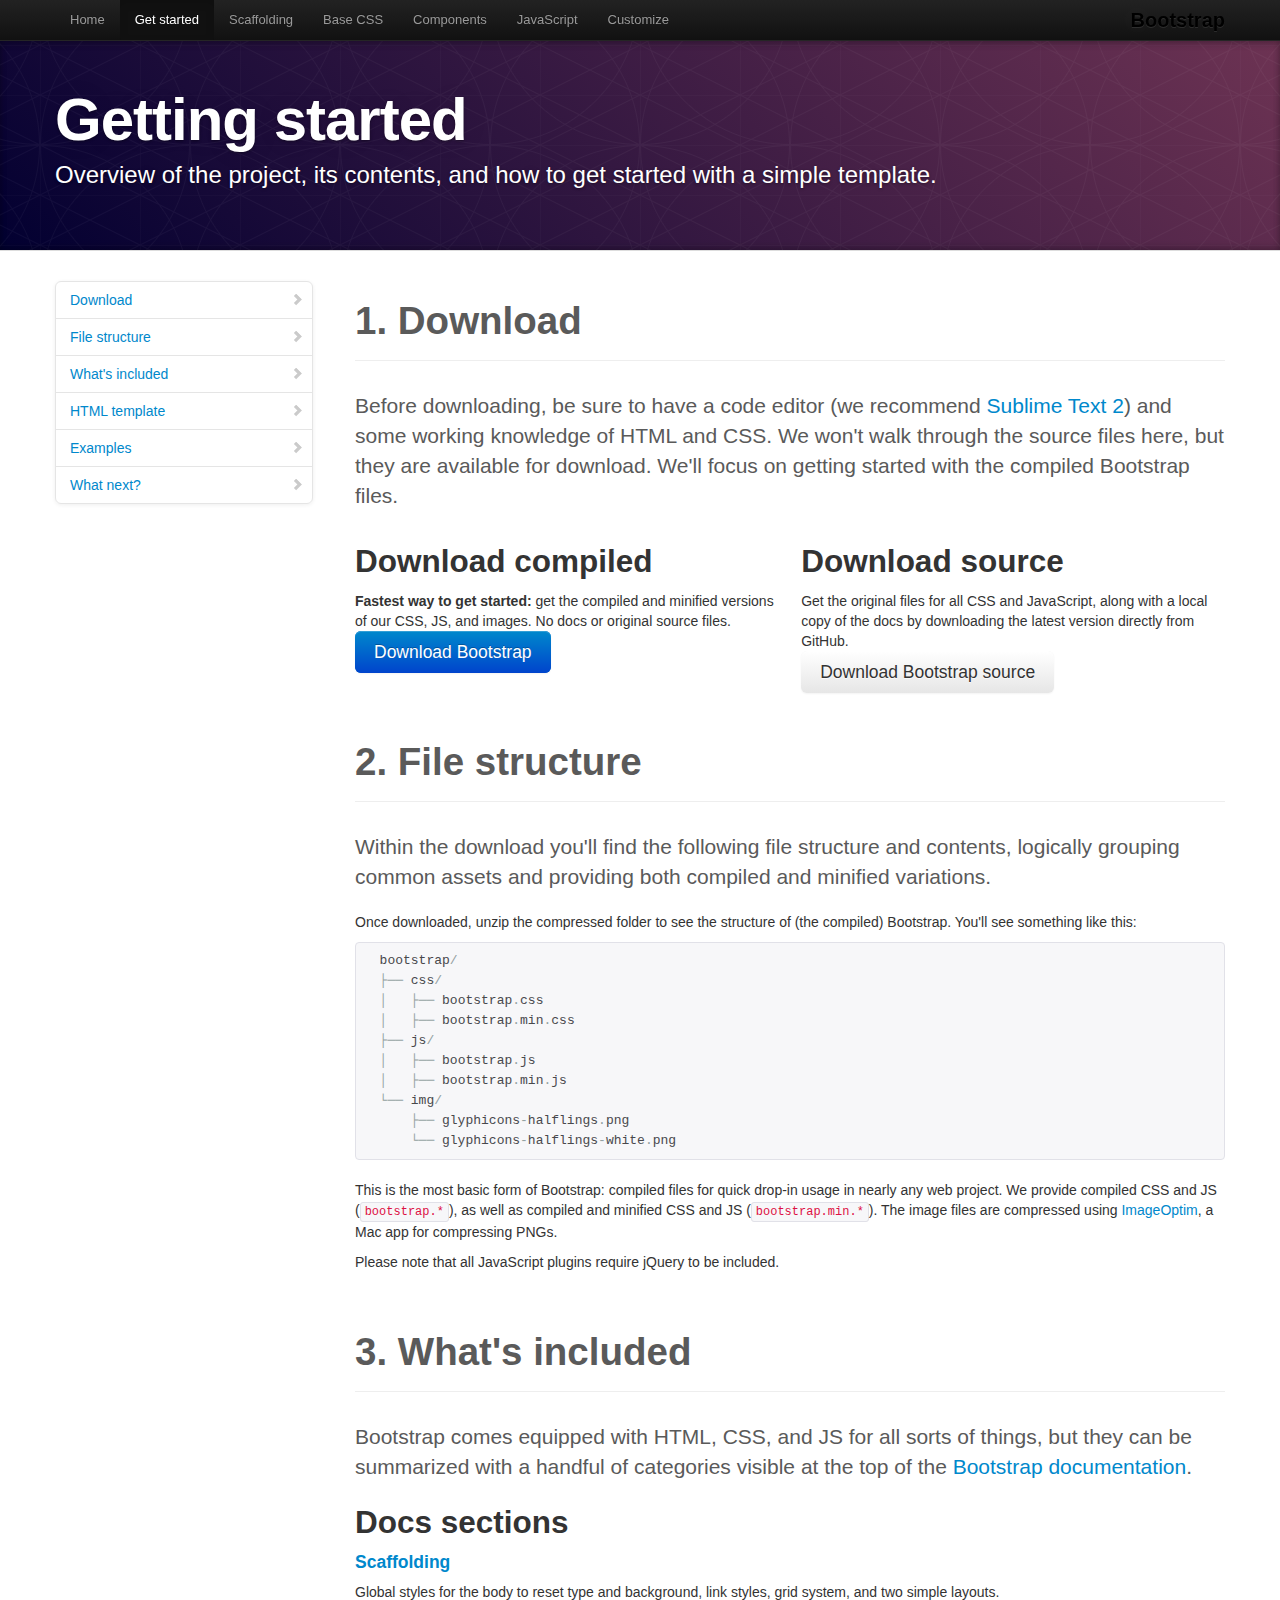
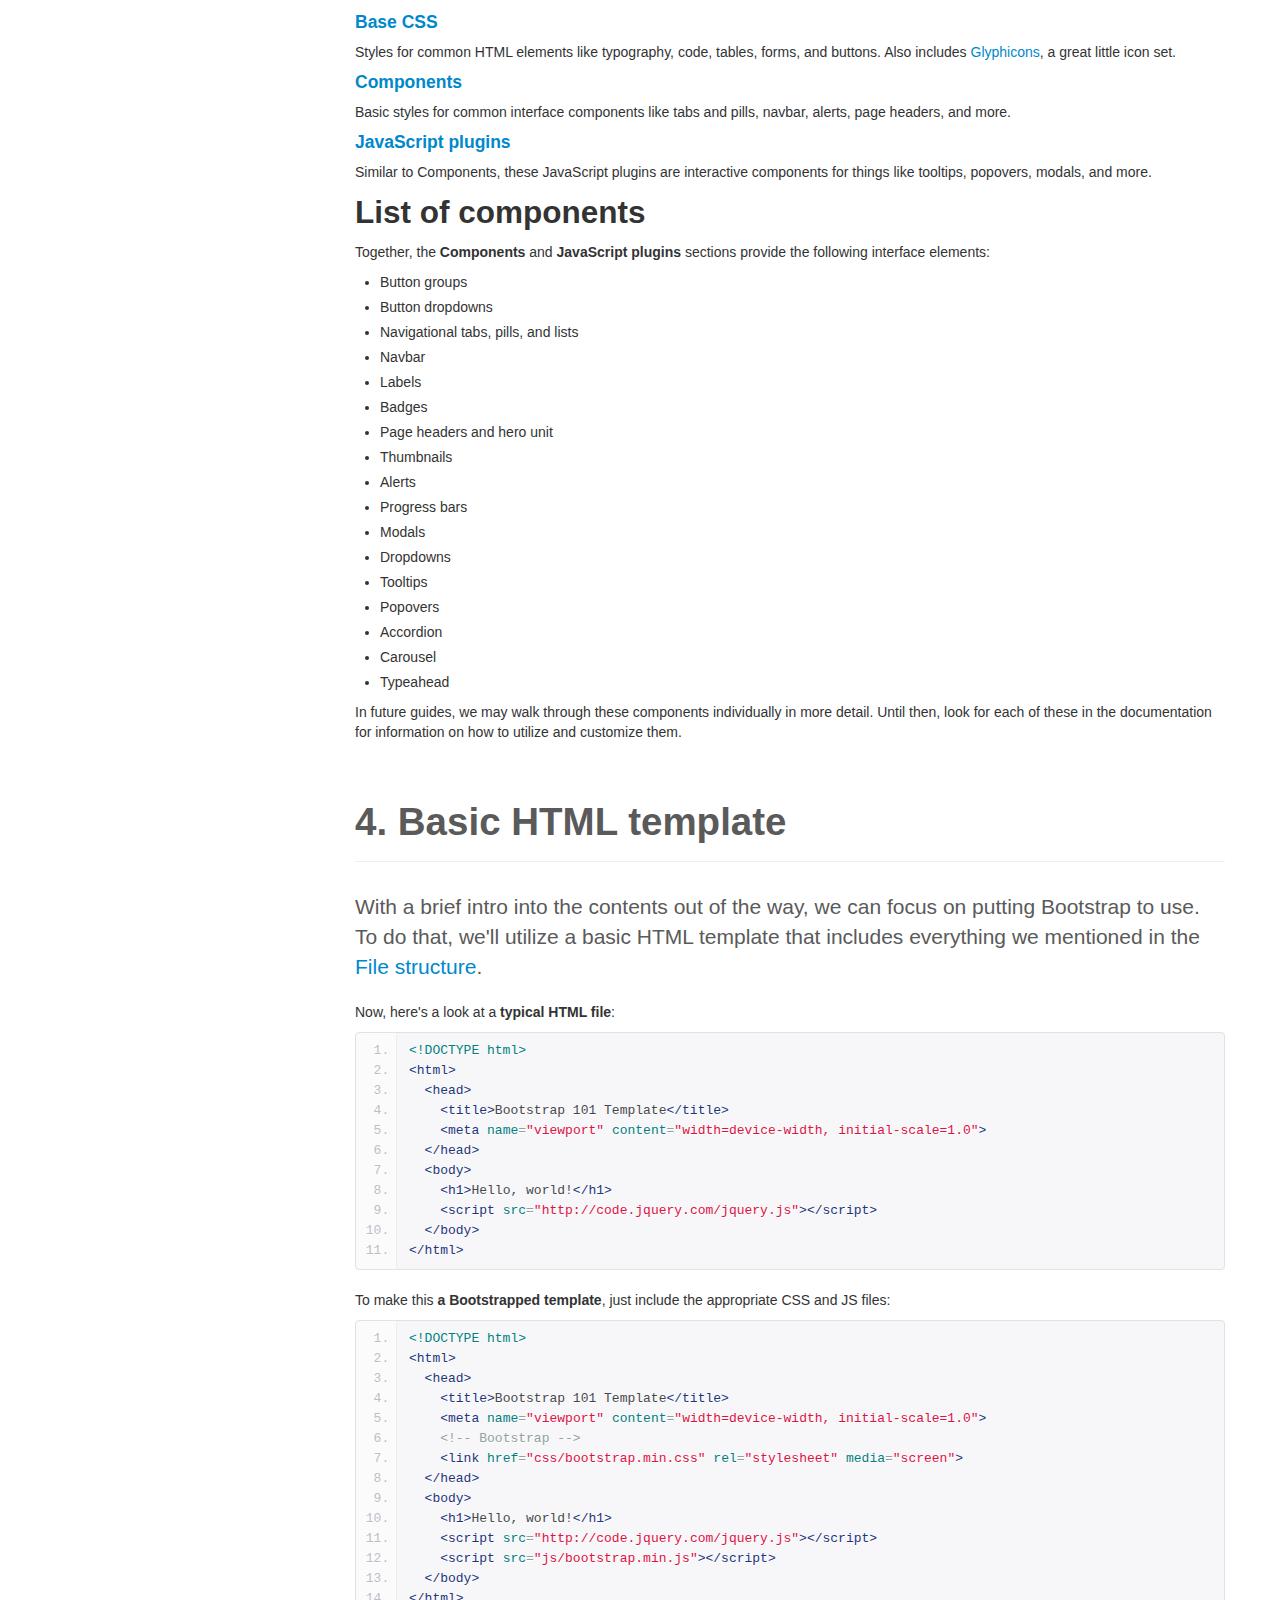
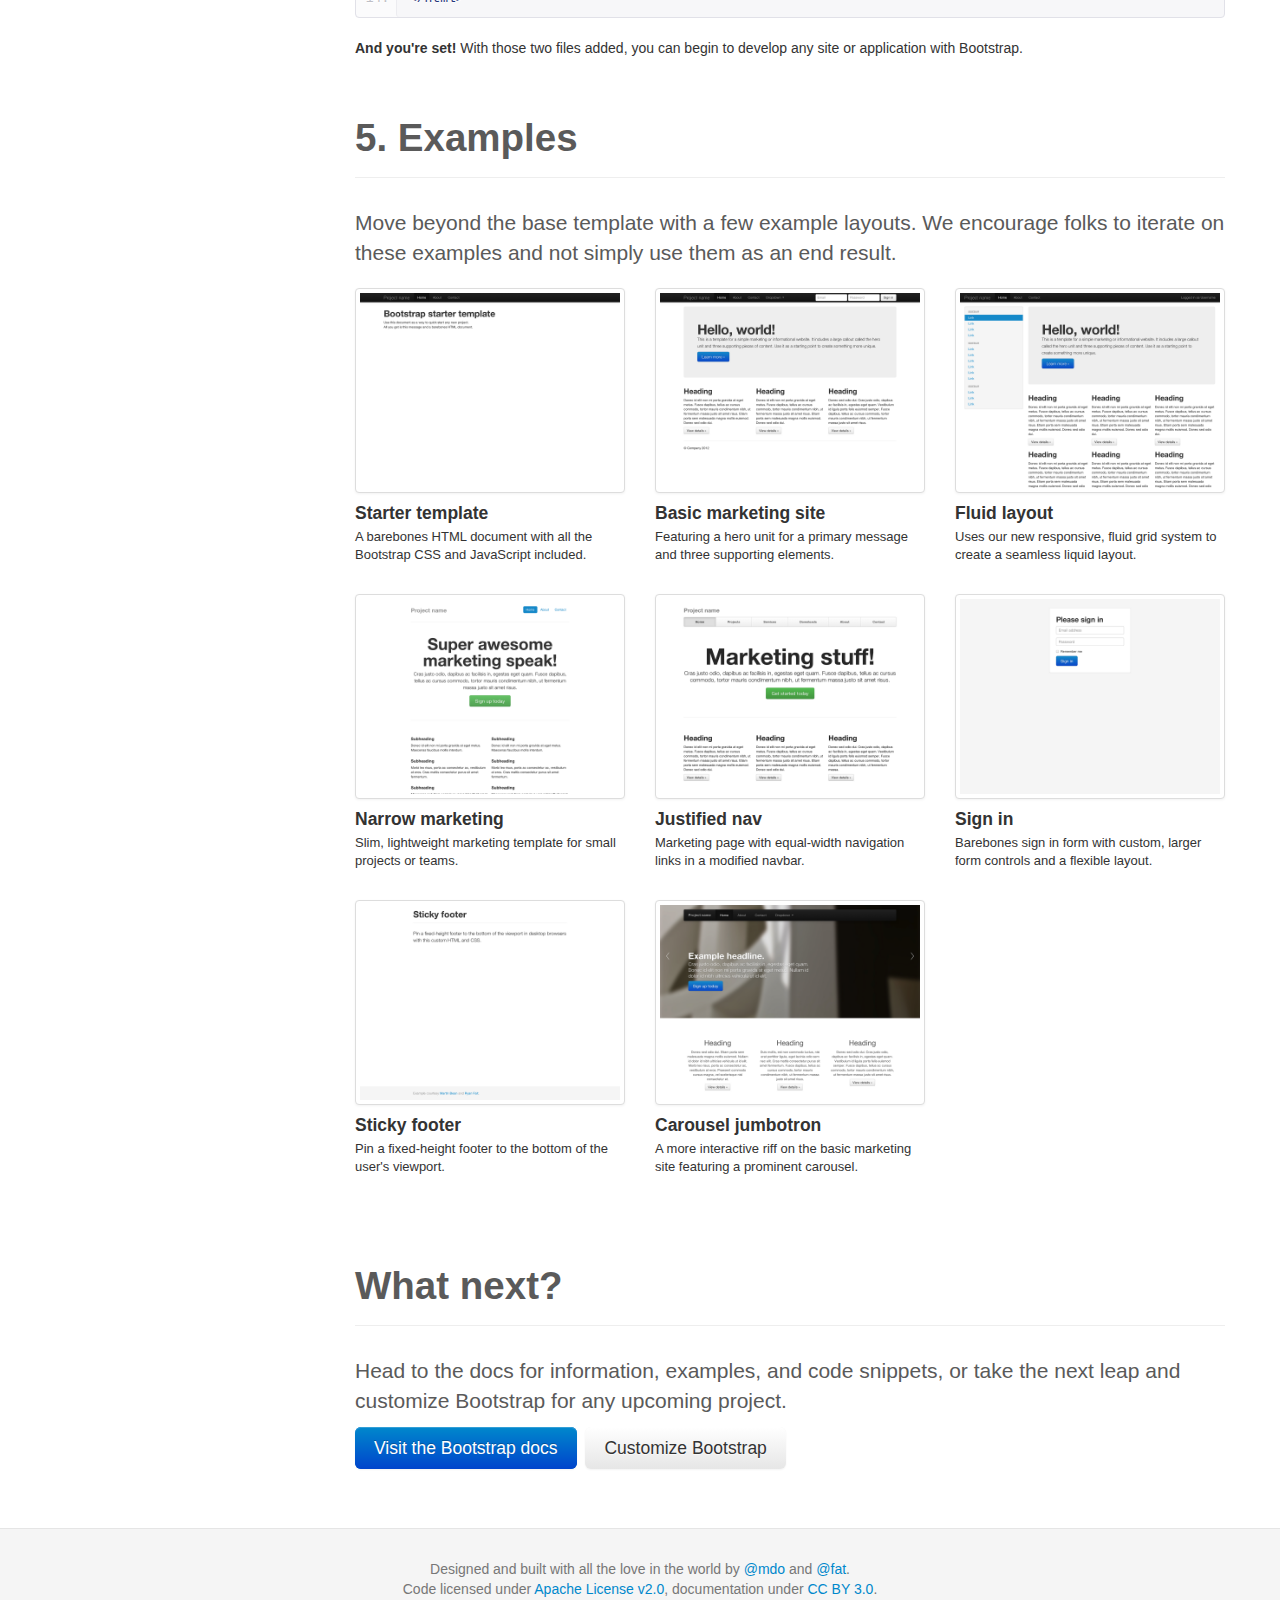
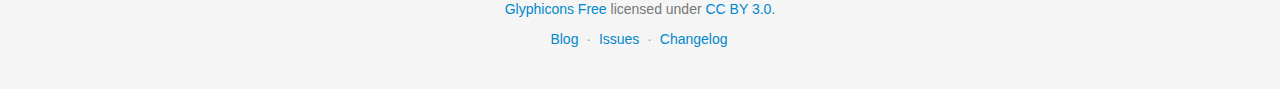
<file: getting-started.html>
<!DOCTYPE html>
<html lang="en">
  <head>
    <meta charset="utf-8">
    <title>Getting · Bootstrap</title>
    <meta name="viewport" content="width=device-width, initial-scale=1.0">
    <meta name="description" content="">
    <meta name="author" content="">

    <!-- Le styles -->
    <link href="assets/css/bootstrap.css" rel="stylesheet">
    <link href="assets/css/bootstrap-responsive.css" rel="stylesheet">
    <link href="assets/css/docs.css" rel="stylesheet">
    <link href="assets/js/google-code-prettify/prettify.css" rel="stylesheet">

    <!-- Le HTML5 shim, for IE6-8 support of HTML5 elements -->
    <!--[if lt IE 9]>
      <script src="assets/js/html5shiv.js"></script>
    <![endif]-->

    <!-- Le fav and touch icons -->
    <link rel="apple-touch-icon-precomposed" sizes="144x144" href="assets/ico/apple-touch-icon-144-precomposed.png">
    <link rel="apple-touch-icon-precomposed" sizes="114x114" href="assets/ico/apple-touch-icon-114-precomposed.png">
      <link rel="apple-touch-icon-precomposed" sizes="72x72" href="assets/ico/apple-touch-icon-72-precomposed.png">
                    <link rel="apple-touch-icon-precomposed" href="assets/ico/apple-touch-icon-57-precomposed.png">
                                   <link rel="shortcut icon" href="assets/ico/favicon.png">

    <script type="text/javascript">
      var _gaq = _gaq || [];
      _gaq.push(['_setAccount', 'UA-146052-10']);
      _gaq.push(['_trackPageview']);
      (function() {
        var ga = document.createElement('script'); ga.type = 'text/javascript'; ga.async = true;
        ga.src = ('https:' == document.location.protocol ? 'https://ssl' : 'http://www') + '.google-analytics.com/ga.js';
        var s = document.getElementsByTagName('script')[0]; s.parentNode.insertBefore(ga, s);
      })();
    </script>
  </head>

  <body data-spy="scroll" data-target=".bs-docs-sidebar">

    <!-- Navbar
    ================================================== -->
    <div class="navbar navbar-inverse navbar-fixed-top">
      <div class="navbar-inner">
        <div class="container">
          <button type="button" class="btn btn-navbar" data-toggle="collapse" data-target=".nav-collapse">
            <span class="icon-bar"></span>
            <span class="icon-bar"></span>
            <span class="icon-bar"></span>
          </button>
          <a class="brand" href="./index.html">Bootstrap</a>
          <div class="nav-collapse collapse">
            <ul class="nav">
              <li class="">
                <a href="./index.html">Home</a>
              </li>
              <li class="active">
                <a href="./getting-started.html">Get started</a>
              </li>
              <li class="">
                <a href="./scaffolding.html">Scaffolding</a>
              </li>
              <li class="">
                <a href="./base-css.html">Base CSS</a>
              </li>
              <li class="">
                <a href="./components.html">Components</a>
              </li>
              <li class="">
                <a href="./javascript.html">JavaScript</a>
              </li>
              <li class="">
                <a href="./customize.html">Customize</a>
              </li>
            </ul>
          </div>
        </div>
      </div>
    </div>

<!-- Subhead
================================================== -->
<header class="jumbotron subhead" id="overview">
  <div class="container">
    <h1>Getting started</h1>
    <p class="lead">Overview of the project, its contents, and how to get started with a simple template.</p>
  </div>
</header>


  <div class="container">

    <!-- Docs nav
    ================================================== -->
    <div class="row">
      <div class="span3 bs-docs-sidebar">
        <ul class="nav nav-list bs-docs-sidenav">
          <li><a href="#download-bootstrap"><i class="icon-chevron-right"></i> Download</a></li>
          <li><a href="#file-structure"><i class="icon-chevron-right"></i> File structure</a></li>
          <li><a href="#contents"><i class="icon-chevron-right"></i> What's included</a></li>
          <li><a href="#html-template"><i class="icon-chevron-right"></i> HTML template</a></li>
          <li><a href="#examples"><i class="icon-chevron-right"></i> Examples</a></li>
          <li><a href="#what-next"><i class="icon-chevron-right"></i> What next?</a></li>
        </ul>
      </div>
      <div class="span9">



        <!-- Download
        ================================================== -->
        <section id="download-bootstrap">
          <div class="page-header">
            <h1>1. Download</h1>
          </div>
          <p class="lead">Before downloading, be sure to have a code editor (we recommend <a href="http://sublimetext.com/2">Sublime Text 2</a>) and some working knowledge of HTML and CSS. We won't walk through the source files here, but they are available for download. We'll focus on getting started with the compiled Bootstrap files.</p>

          <div class="row-fluid">
            <div class="span6">
              <h2>Download compiled</h2>
              <p><strong>Fastest way to get started:</strong> get the compiled and minified versions of our CSS, JS, and images. No docs or original source files.</p>
              <p><a class="btn btn-large btn-primary" href="assets/bootstrap.zip" onclick="_gaq.push(['_trackEvent', 'Getting started', 'Download', 'Download compiled']);">Download Bootstrap</a></p>
            </div>
            <div class="span6">
              <h2>Download source</h2>
              <p>Get the original files for all CSS and JavaScript, along with a local copy of the docs by downloading the latest version directly from GitHub.</p>
              <p><a class="btn btn-large" href="https://github.com/twitter/bootstrap/zipball/master" onclick="_gaq.push(['_trackEvent', 'Getting started', 'Download', 'Download source']);">Download Bootstrap source</a></p>
            </div>
          </div>
        </section>



        <!-- File structure
        ================================================== -->
        <section id="file-structure">
          <div class="page-header">
            <h1>2. File structure</h1>
          </div>
          <p class="lead">Within the download you'll find the following file structure and contents, logically grouping common assets and providing both compiled and minified variations.</p>
          <p>Once downloaded, unzip the compressed folder to see the structure of (the compiled) Bootstrap. You'll see something like this:</p>
<pre class="prettyprint">
  bootstrap/
  ├── css/
  │   ├── bootstrap.css
  │   ├── bootstrap.min.css
  ├── js/
  │   ├── bootstrap.js
  │   ├── bootstrap.min.js
  └── img/
      ├── glyphicons-halflings.png
      └── glyphicons-halflings-white.png
</pre>
          <p>This is the most basic form of Bootstrap: compiled files for quick drop-in usage in nearly any web project. We provide compiled CSS and JS (<code>bootstrap.*</code>), as well as compiled and minified CSS and JS (<code>bootstrap.min.*</code>). The image files are compressed using <a href="http://imageoptim.com/">ImageOptim</a>, a Mac app for compressing PNGs.</p>
          <p>Please note that all JavaScript plugins require jQuery to be included.</p>
        </section>



        <!-- Contents
        ================================================== -->
        <section id="contents">
          <div class="page-header">
            <h1>3. What's included</h1>
          </div>
          <p class="lead">Bootstrap comes equipped with HTML, CSS, and JS for all sorts of things, but they can be summarized with a handful of categories visible at the top of the <a href="http://getbootstrap.com">Bootstrap documentation</a>.</p>

          <h2>Docs sections</h2>
          <h4><a href="http://twitter.github.com/bootstrap/scaffolding.html">Scaffolding</a></h4>
          <p>Global styles for the body to reset type and background, link styles, grid system, and two simple layouts.</p>
          <h4><a href="http://twitter.github.com/bootstrap/base-css.html">Base CSS</a></h4>
          <p>Styles for common HTML elements like typography, code, tables, forms, and buttons. Also includes <a href="http://glyphicons.com">Glyphicons</a>, a great little icon set.</p>
          <h4><a href="http://twitter.github.com/bootstrap/components.html">Components</a></h4>
          <p>Basic styles for common interface components like tabs and pills, navbar, alerts, page headers, and more.</p>
          <h4><a href="http://twitter.github.com/bootstrap/javascript.html">JavaScript plugins</a></h4>
          <p>Similar to Components, these JavaScript plugins are interactive components for things like tooltips, popovers, modals, and more.</p>

          <h2>List of components</h2>
          <p>Together, the <strong>Components</strong> and <strong>JavaScript plugins</strong> sections provide the following interface elements:</p>
          <ul>
            <li>Button groups</li>
            <li>Button dropdowns</li>
            <li>Navigational tabs, pills, and lists</li>
            <li>Navbar</li>
            <li>Labels</li>
            <li>Badges</li>
            <li>Page headers and hero unit</li>
            <li>Thumbnails</li>
            <li>Alerts</li>
            <li>Progress bars</li>
            <li>Modals</li>
            <li>Dropdowns</li>
            <li>Tooltips</li>
            <li>Popovers</li>
            <li>Accordion</li>
            <li>Carousel</li>
            <li>Typeahead</li>
          </ul>
          <p>In future guides, we may walk through these components individually in more detail. Until then, look for each of these in the documentation for information on how to utilize and customize them.</p>
        </section>



        <!-- HTML template
        ================================================== -->
        <section id="html-template">
          <div class="page-header">
            <h1>4. Basic HTML template</h1>
          </div>
          <p class="lead">With a brief intro into the contents out of the way, we can focus on putting Bootstrap to use. To do that, we'll utilize a basic HTML template that includes everything we mentioned in the <a href="./getting-started.html#file-structure">File structure</a>.</p>
          <p>Now, here's a look at a <strong>typical HTML file</strong>:</p>
<pre class="prettyprint linenums">
&lt;!DOCTYPE html&gt;
&lt;html&gt;
  &lt;head&gt;
    &lt;title&gt;Bootstrap 101 Template&lt;/title&gt;
    &lt;meta name="viewport" content="width=device-width, initial-scale=1.0"&gt;
  &lt;/head&gt;
  &lt;body&gt;
    &lt;h1&gt;Hello, world!&lt;/h1&gt;
    &lt;script src="http://code.jquery.com/jquery.js"&gt;&lt;/script&gt;
  &lt;/body&gt;
&lt;/html&gt;
</pre>
          <p>To make this <strong>a Bootstrapped template</strong>, just include the appropriate CSS and JS files:</p>
<pre class="prettyprint linenums">
&lt;!DOCTYPE html&gt;
&lt;html&gt;
  &lt;head&gt;
    &lt;title&gt;Bootstrap 101 Template&lt;/title&gt;
    &lt;meta name="viewport" content="width=device-width, initial-scale=1.0"&gt;
    &lt;!-- Bootstrap --&gt;
    &lt;link href="css/bootstrap.min.css" rel="stylesheet" media="screen"&gt;
  &lt;/head&gt;
  &lt;body&gt;
    &lt;h1&gt;Hello, world!&lt;/h1&gt;
    &lt;script src="http://code.jquery.com/jquery.js"&gt;&lt;/script&gt;
    &lt;script src="js/bootstrap.min.js"&gt;&lt;/script&gt;
  &lt;/body&gt;
&lt;/html&gt;
</pre>
          <p><strong>And you're set!</strong> With those two files added, you can begin to develop any site or application with Bootstrap.</p>
        </section>



        <!-- Examples
        ================================================== -->
        <section id="examples">
          <div class="page-header">
            <h1>5. Examples</h1>
          </div>
          <p class="lead">Move beyond the base template with a few example layouts. We encourage folks to iterate on these examples and not simply use them as an end result.</p>
          <ul class="thumbnails bootstrap-examples">
            <li class="span3">
              <a class="thumbnail" href="examples/starter-template.html">
                <img src="assets/img/examples/bootstrap-example-starter.png" alt="">
              </a>
              <h4>Starter template</h4>
              <p>A barebones HTML document with all the Bootstrap CSS and JavaScript included.</p>
            </li>
            <li class="span3">
              <a class="thumbnail" href="examples/hero.html">
                <img src="assets/img/examples/bootstrap-example-marketing.png" alt="">
              </a>
              <h4>Basic marketing site</h4>
              <p>Featuring a hero unit for a primary message and three supporting elements.</p>
            </li>
            <li class="span3">
              <a class="thumbnail" href="examples/fluid.html">
                <img src="assets/img/examples/bootstrap-example-fluid.png" alt="">
              </a>
              <h4>Fluid layout</h4>
              <p>Uses our new responsive, fluid grid system to create a seamless liquid layout.</p>
            </li>

            <li class="span3">
              <a class="thumbnail" href="examples/marketing-narrow.html">
                <img src="assets/img/examples/bootstrap-example-marketing-narrow.png" alt="">
              </a>
              <h4>Narrow marketing</h4>
              <p>Slim, lightweight marketing template for small projects or teams.</p>
            </li>
            <li class="span3">
              <a class="thumbnail" href="examples/justified-nav.html">
                <img src="assets/img/examples/bootstrap-example-justified-nav.png" alt="">
              </a>
              <h4>Justified nav</h4>
              <p>Marketing page with equal-width navigation links in a modified navbar.</p>
            </li>
            <li class="span3">
              <a class="thumbnail" href="examples/signin.html">
                <img src="assets/img/examples/bootstrap-example-signin.png" alt="">
              </a>
              <h4>Sign in</h4>
              <p>Barebones sign in form with custom, larger form controls and a flexible layout.</p>
            </li>

            <li class="span3">
              <a class="thumbnail" href="examples/sticky-footer.html">
                <img src="assets/img/examples/bootstrap-example-sticky-footer.png" alt="">
              </a>
              <h4>Sticky footer</h4>
              <p>Pin a fixed-height footer to the bottom of the user's viewport.</p>
            </li>
            <li class="span3">
              <a class="thumbnail" href="examples/carousel.html">
                <img src="assets/img/examples/bootstrap-example-carousel.png" alt="">
              </a>
              <h4>Carousel jumbotron</h4>
              <p>A more interactive riff on the basic marketing site featuring a prominent carousel.</p>
            </li>
          </ul>
        </section>




        <!-- Next
        ================================================== -->
        <section id="what-next">
          <div class="page-header">
            <h1>What next?</h1>
          </div>
          <p class="lead">Head to the docs for information, examples, and code snippets, or take the next leap and customize Bootstrap for any upcoming project.</p>
          <a class="btn btn-large btn-primary" href="./scaffolding.html" onclick="_gaq.push(['_trackEvent', 'Getting started', 'Next steps', 'Visit docs']);">Visit the Bootstrap docs</a>
          <a class="btn btn-large" href="./customize.html" style="margin-left: 5px;" onclick="_gaq.push(['_trackEvent', 'Getting started', 'Next steps', 'Customize']);">Customize Bootstrap</a>
        </section>




      </div>
    </div>

  </div>



    <!-- Footer
    ================================================== -->
    <footer class="footer">
      <div class="container">
        <p>Designed and built with all the love in the world by <a href="http://twitter.com/mdo" target="_blank">@mdo</a> and <a href="http://twitter.com/fat" target="_blank">@fat</a>.</p>
        <p>Code licensed under <a href="http://www.apache.org/licenses/LICENSE-2.0" target="_blank">Apache License v2.0</a>, documentation under <a href="http://creativecommons.org/licenses/by/3.0/">CC BY 3.0</a>.</p>
        <p><a href="http://glyphicons.com">Glyphicons Free</a> licensed under <a href="http://creativecommons.org/licenses/by/3.0/">CC BY 3.0</a>.</p>
        <ul class="footer-links">
          <li><a href="http://blog.getbootstrap.com">Blog</a></li>
          <li class="muted">&middot;</li>
          <li><a href="https://github.com/twitter/bootstrap/issues?state=open">Issues</a></li>
          <li class="muted">&middot;</li>
          <li><a href="https://github.com/twitter/bootstrap/blob/master/CHANGELOG.md">Changelog</a></li>
        </ul>
      </div>
    </footer>



    <!-- Le javascript
    ================================================== -->
    <!-- Placed at the end of the document so the pages load faster -->
    <script type="text/javascript" src="http://platform.twitter.com/widgets.js"></script>
    <script src="assets/js/jquery.js"></script>
    <script src="assets/js/bootstrap-transition.js"></script>
    <script src="assets/js/bootstrap-alert.js"></script>
    <script src="assets/js/bootstrap-modal.js"></script>
    <script src="assets/js/bootstrap-dropdown.js"></script>
    <script src="assets/js/bootstrap-scrollspy.js"></script>
    <script src="assets/js/bootstrap-tab.js"></script>
    <script src="assets/js/bootstrap-tooltip.js"></script>
    <script src="assets/js/bootstrap-popover.js"></script>
    <script src="assets/js/bootstrap-button.js"></script>
    <script src="assets/js/bootstrap-collapse.js"></script>
    <script src="assets/js/bootstrap-carousel.js"></script>
    <script src="assets/js/bootstrap-typeahead.js"></script>
    <script src="assets/js/bootstrap-affix.js"></script>

    <script src="assets/js/holder/holder.js"></script>
    <script src="assets/js/google-code-prettify/prettify.js"></script>

    <script src="assets/js/application.js"></script>


    <!-- Analytics
    ================================================== -->
    <script>
      var _gauges = _gauges || [];
      (function() {
        var t   = document.createElement('script');
        t.type  = 'text/javascript';
        t.async = true;
        t.id    = 'gauges-tracker';
        t.setAttribute('data-site-id', '4f0dc9fef5a1f55508000013');
        t.src = '//secure.gaug.es/track.js';
        var s = document.getElementsByTagName('script')[0];
        s.parentNode.insertBefore(t, s);
      })();
    </script>

  </body>
</html>
</file>
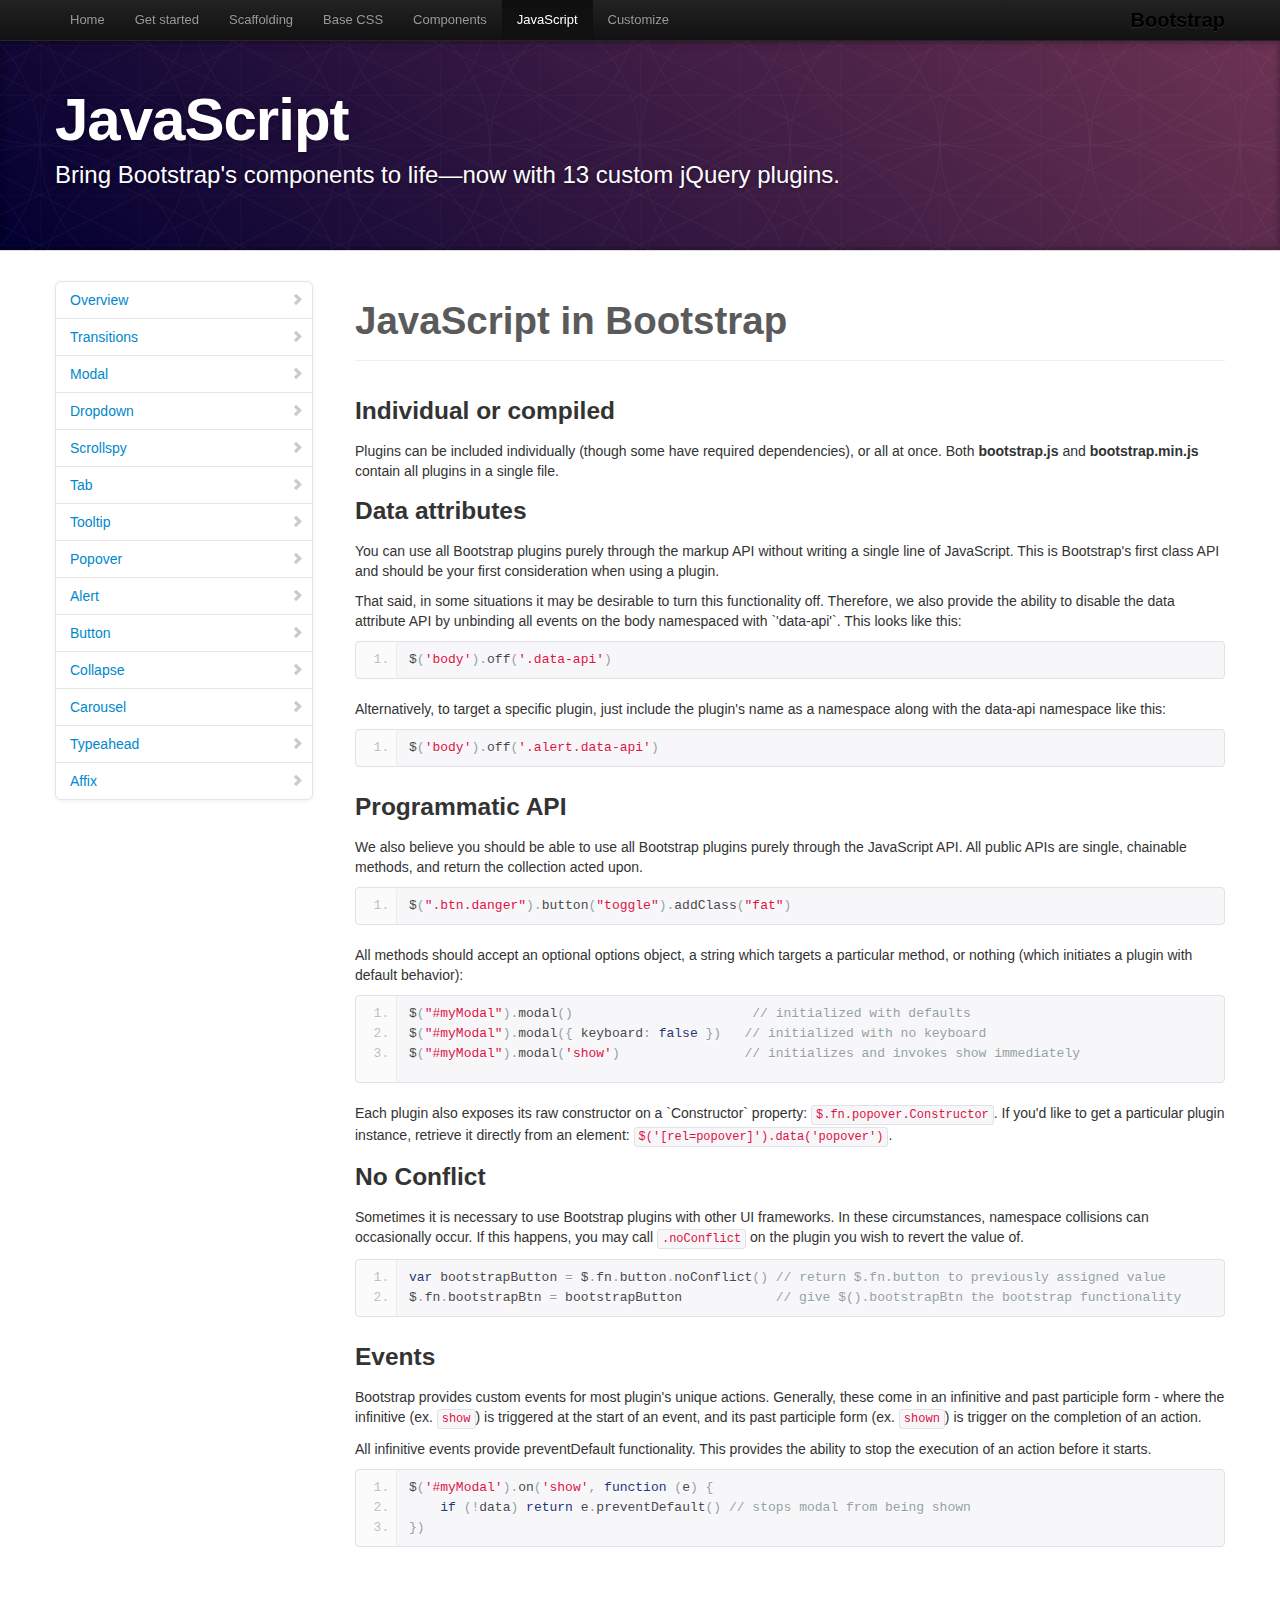
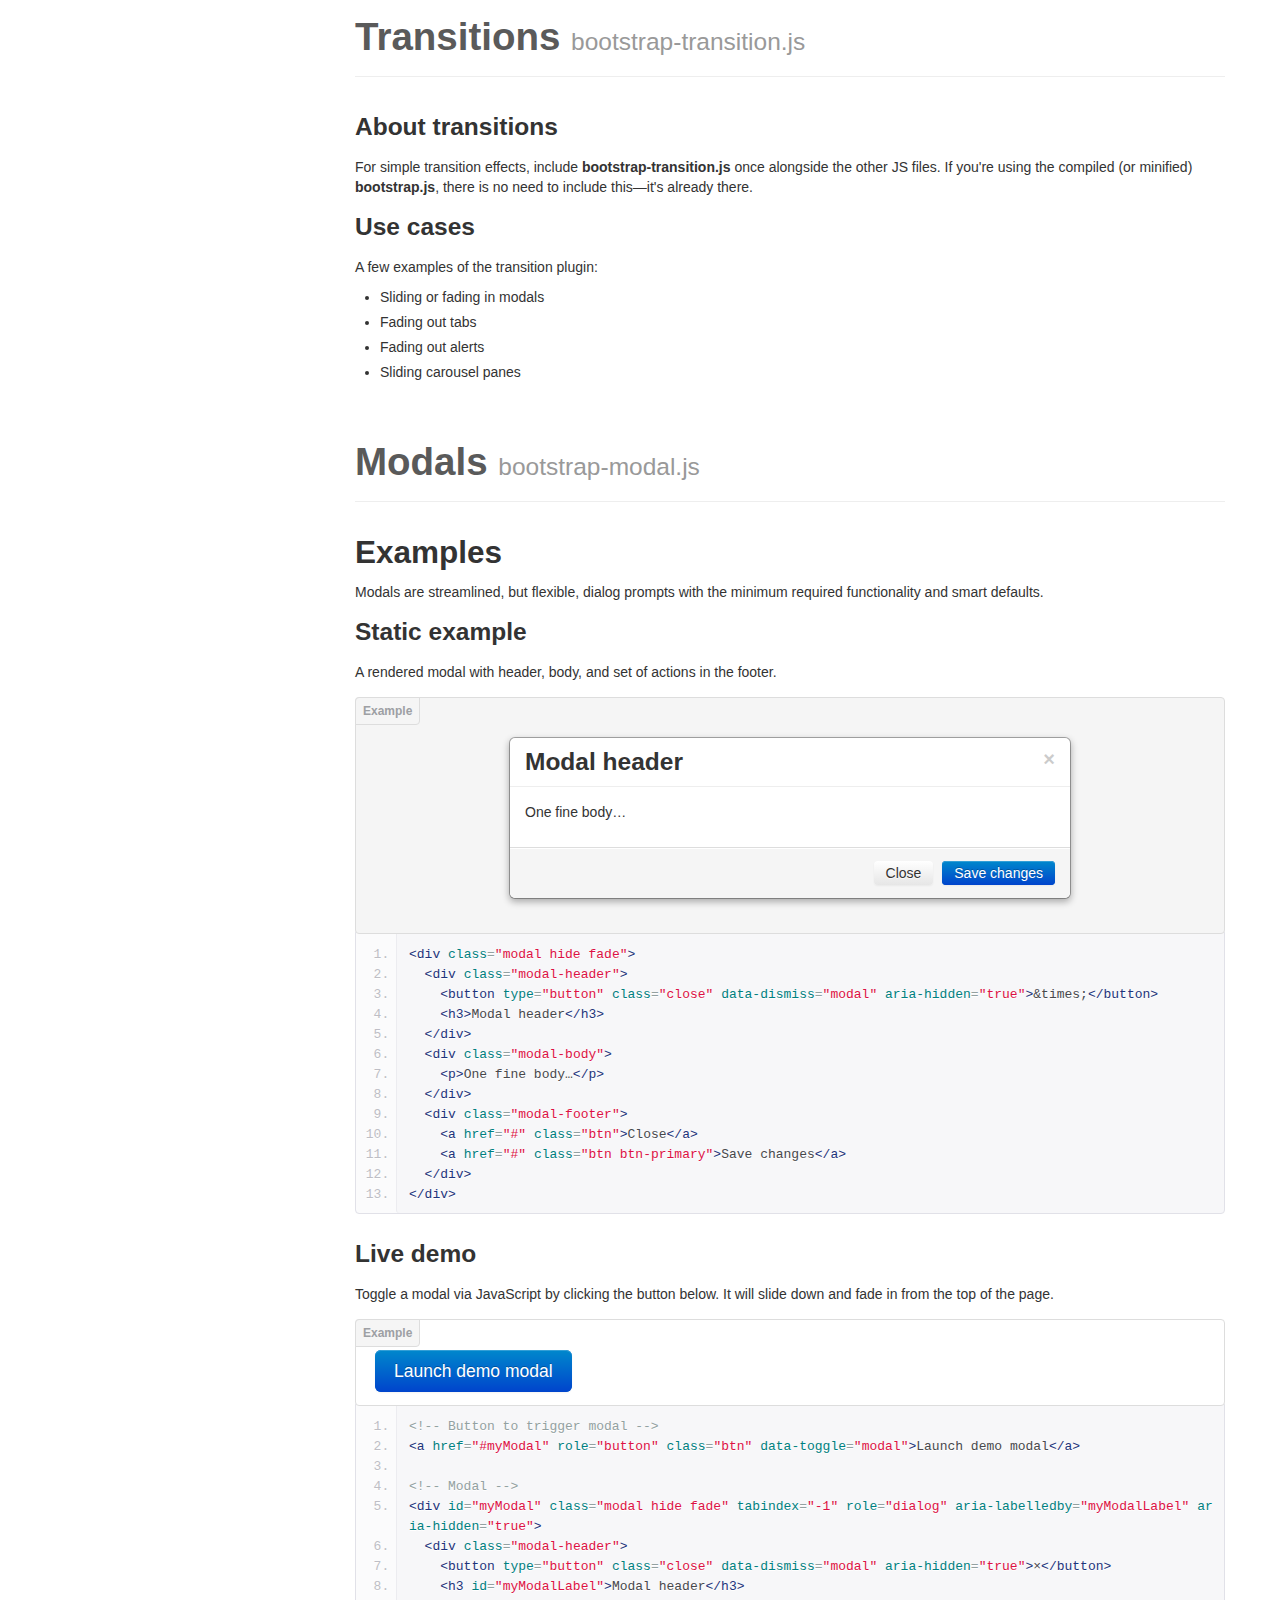
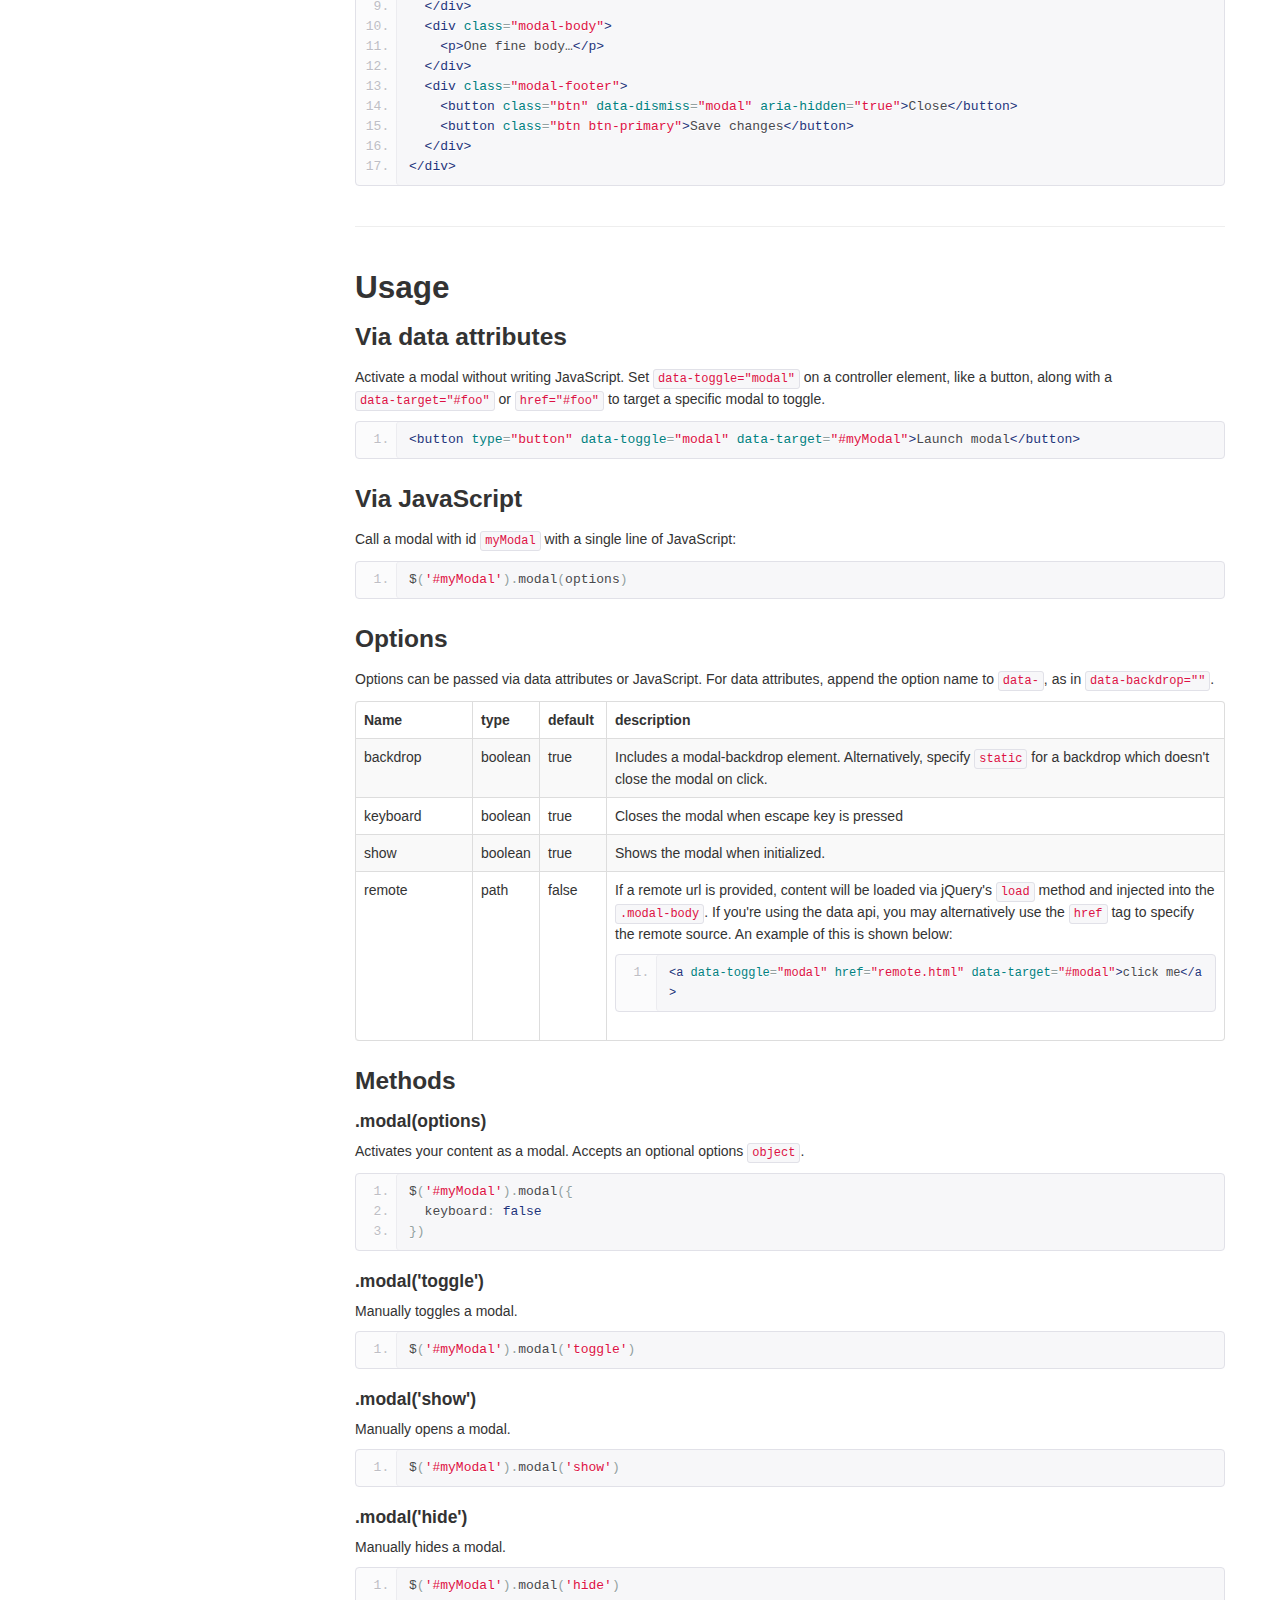
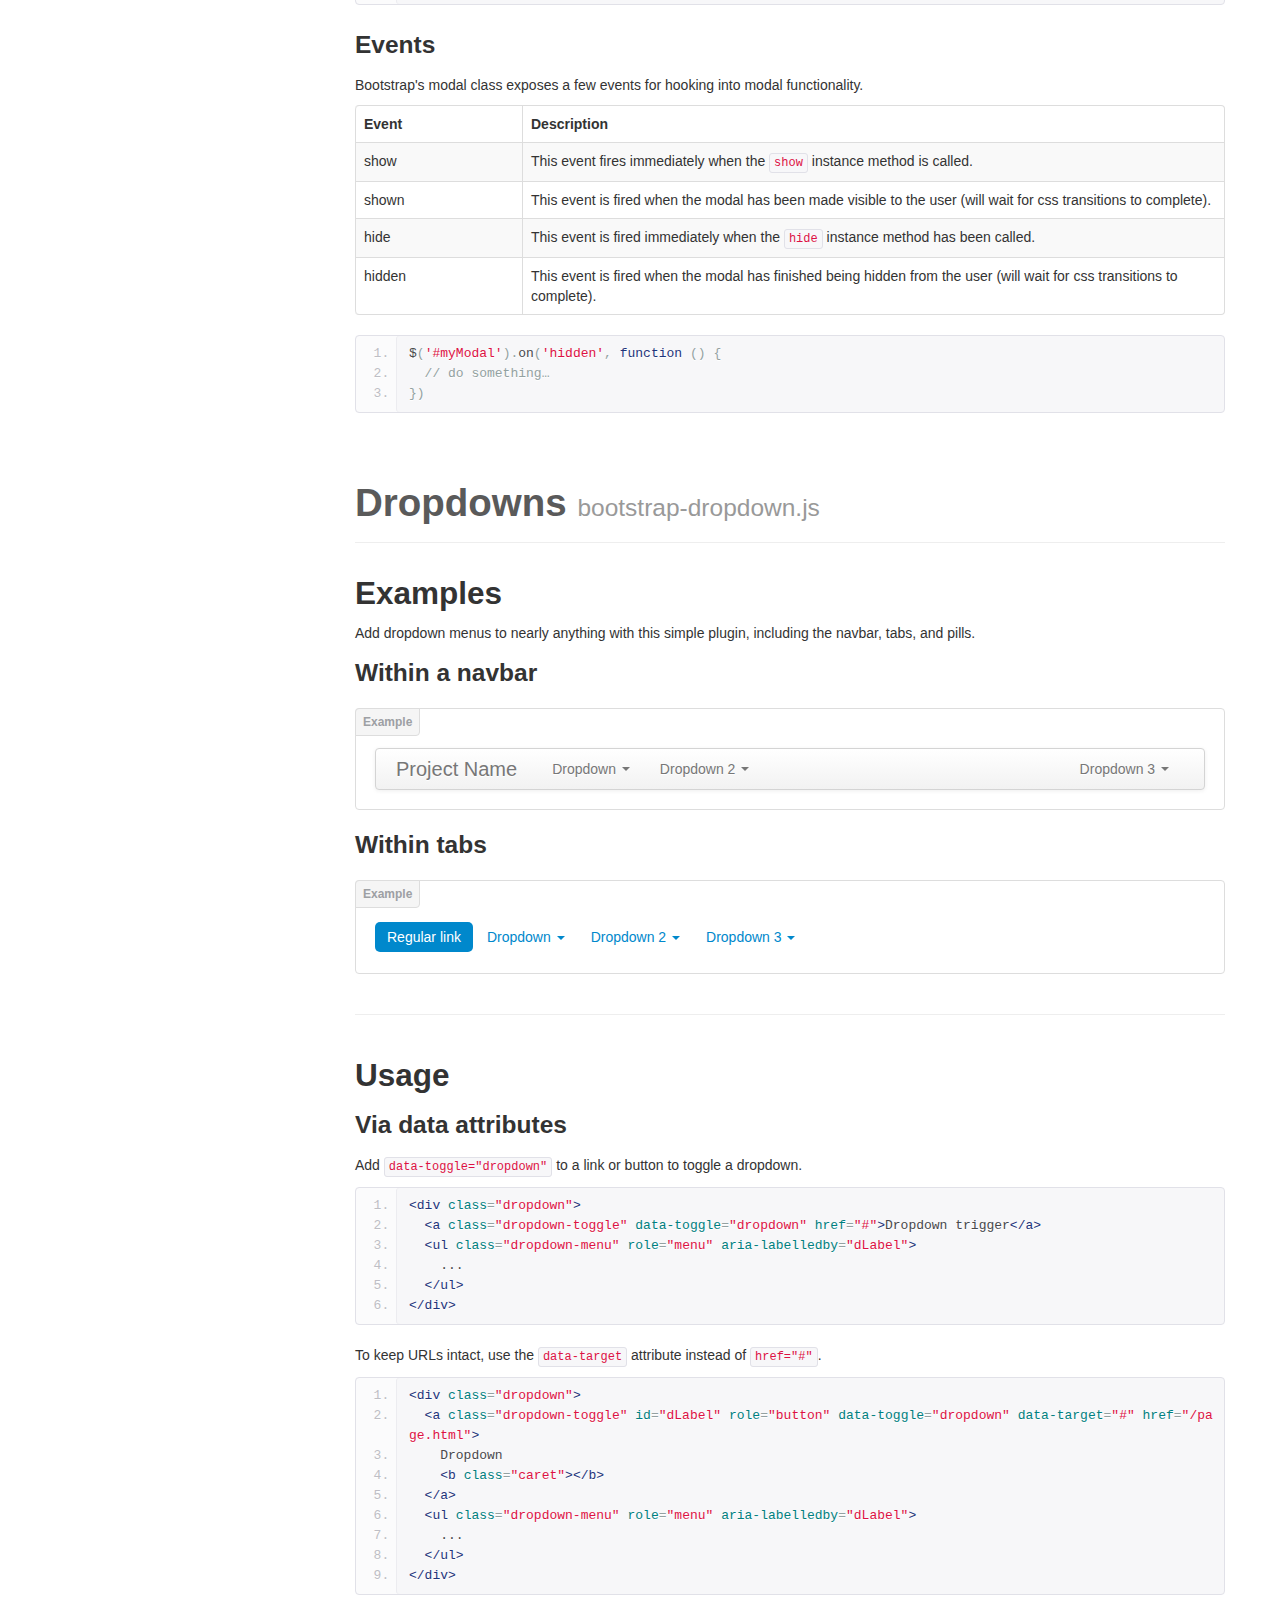
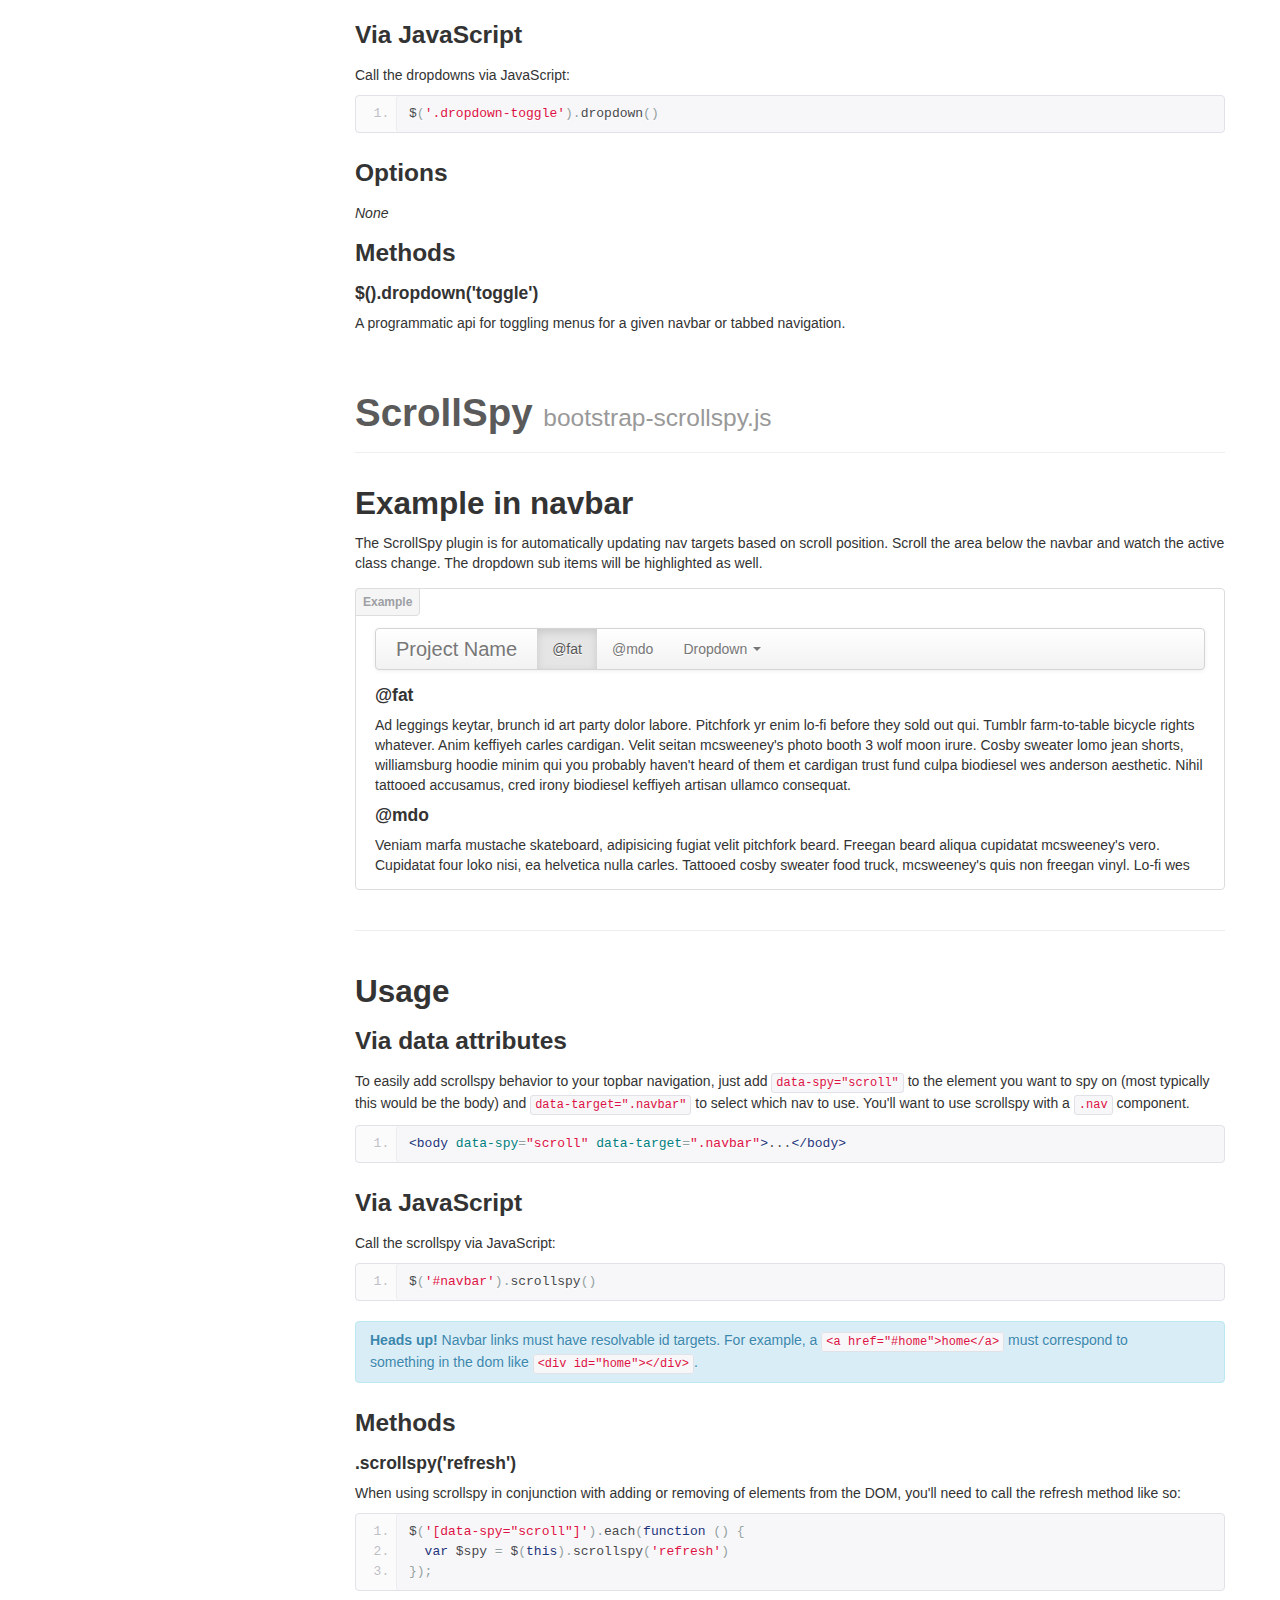
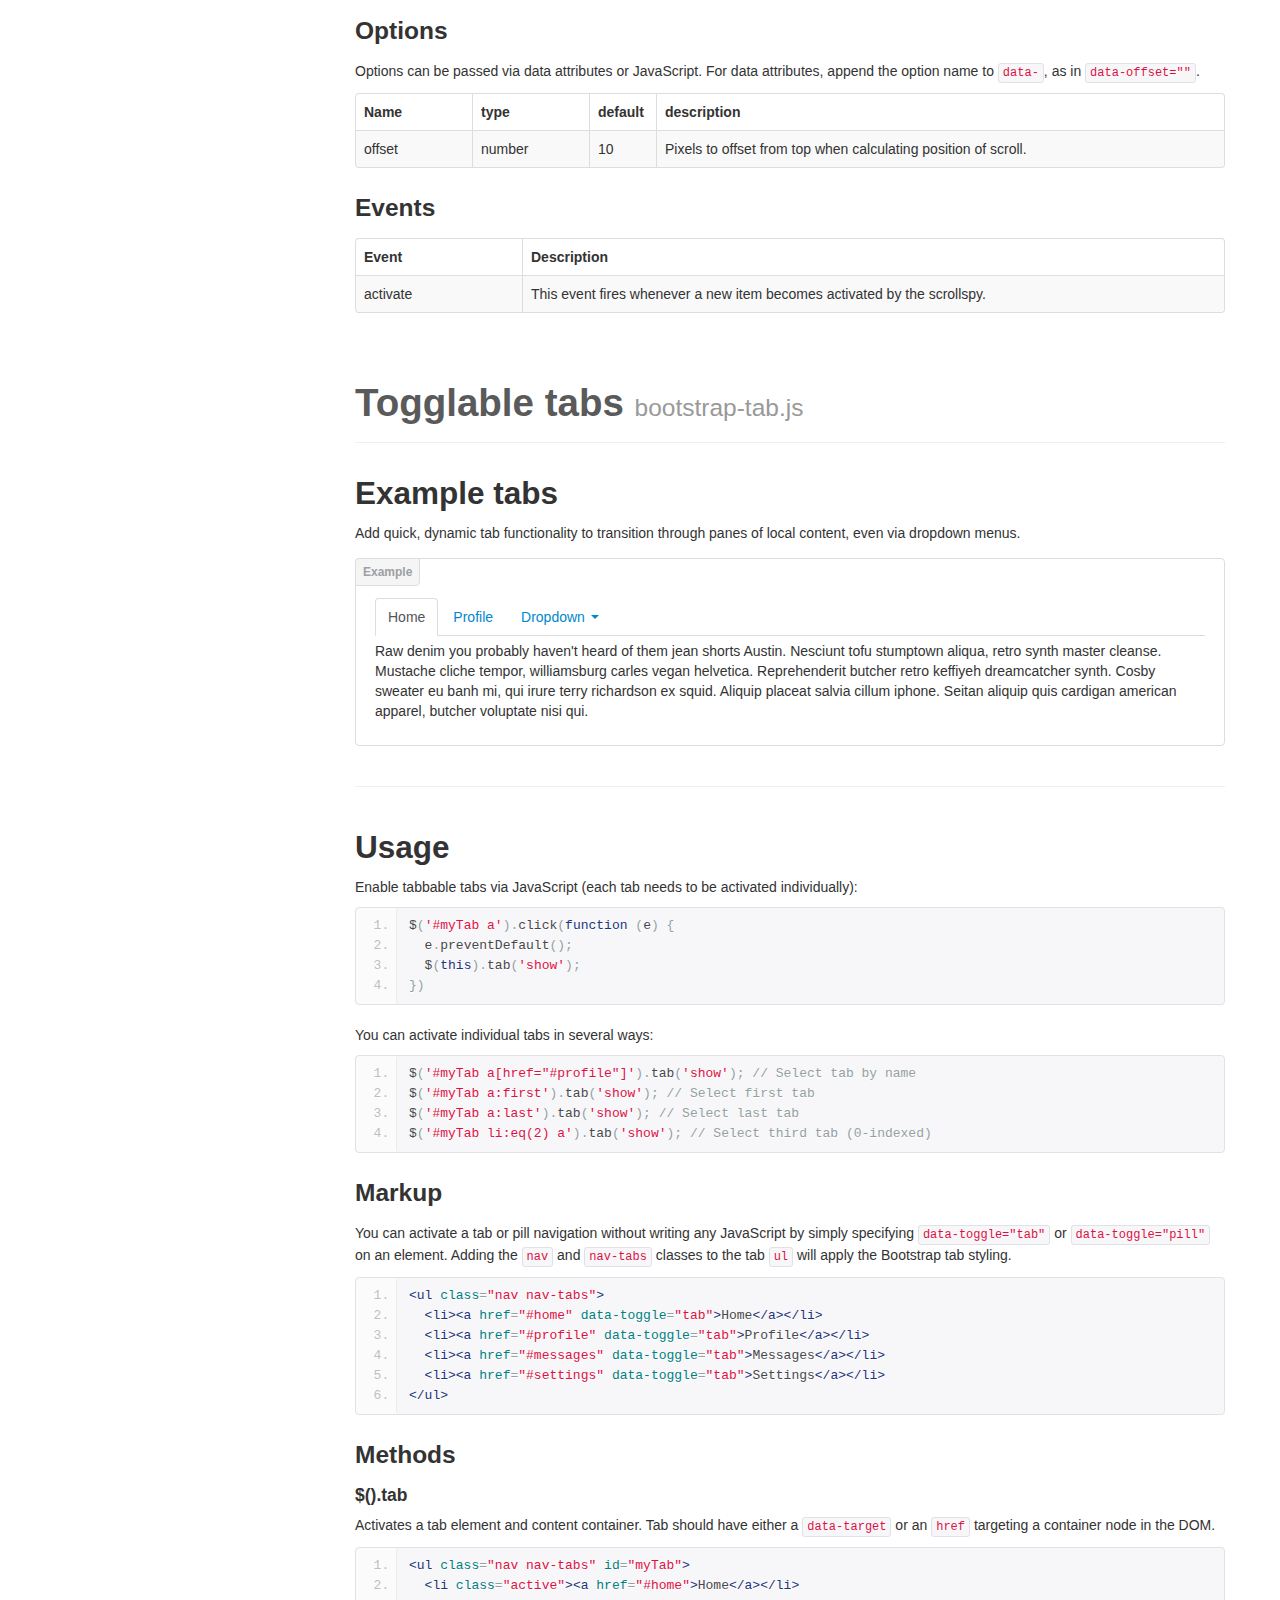
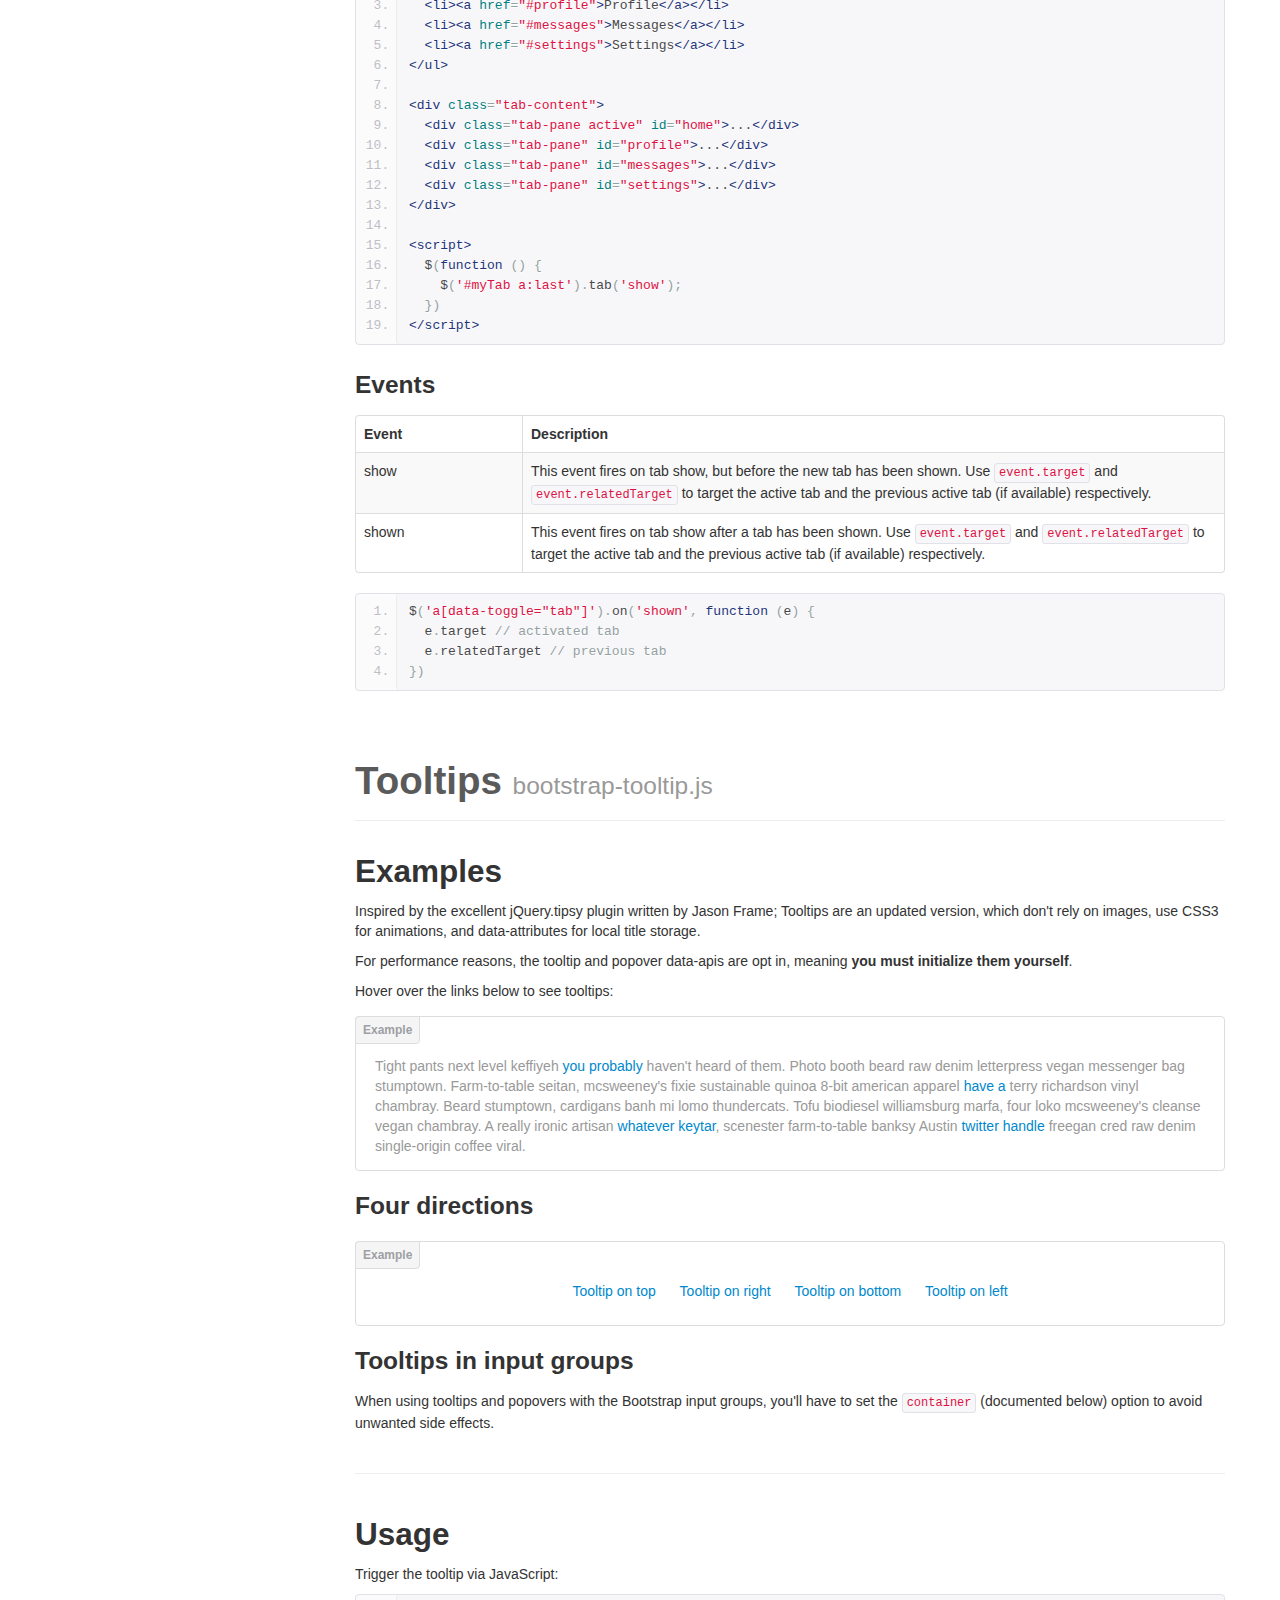
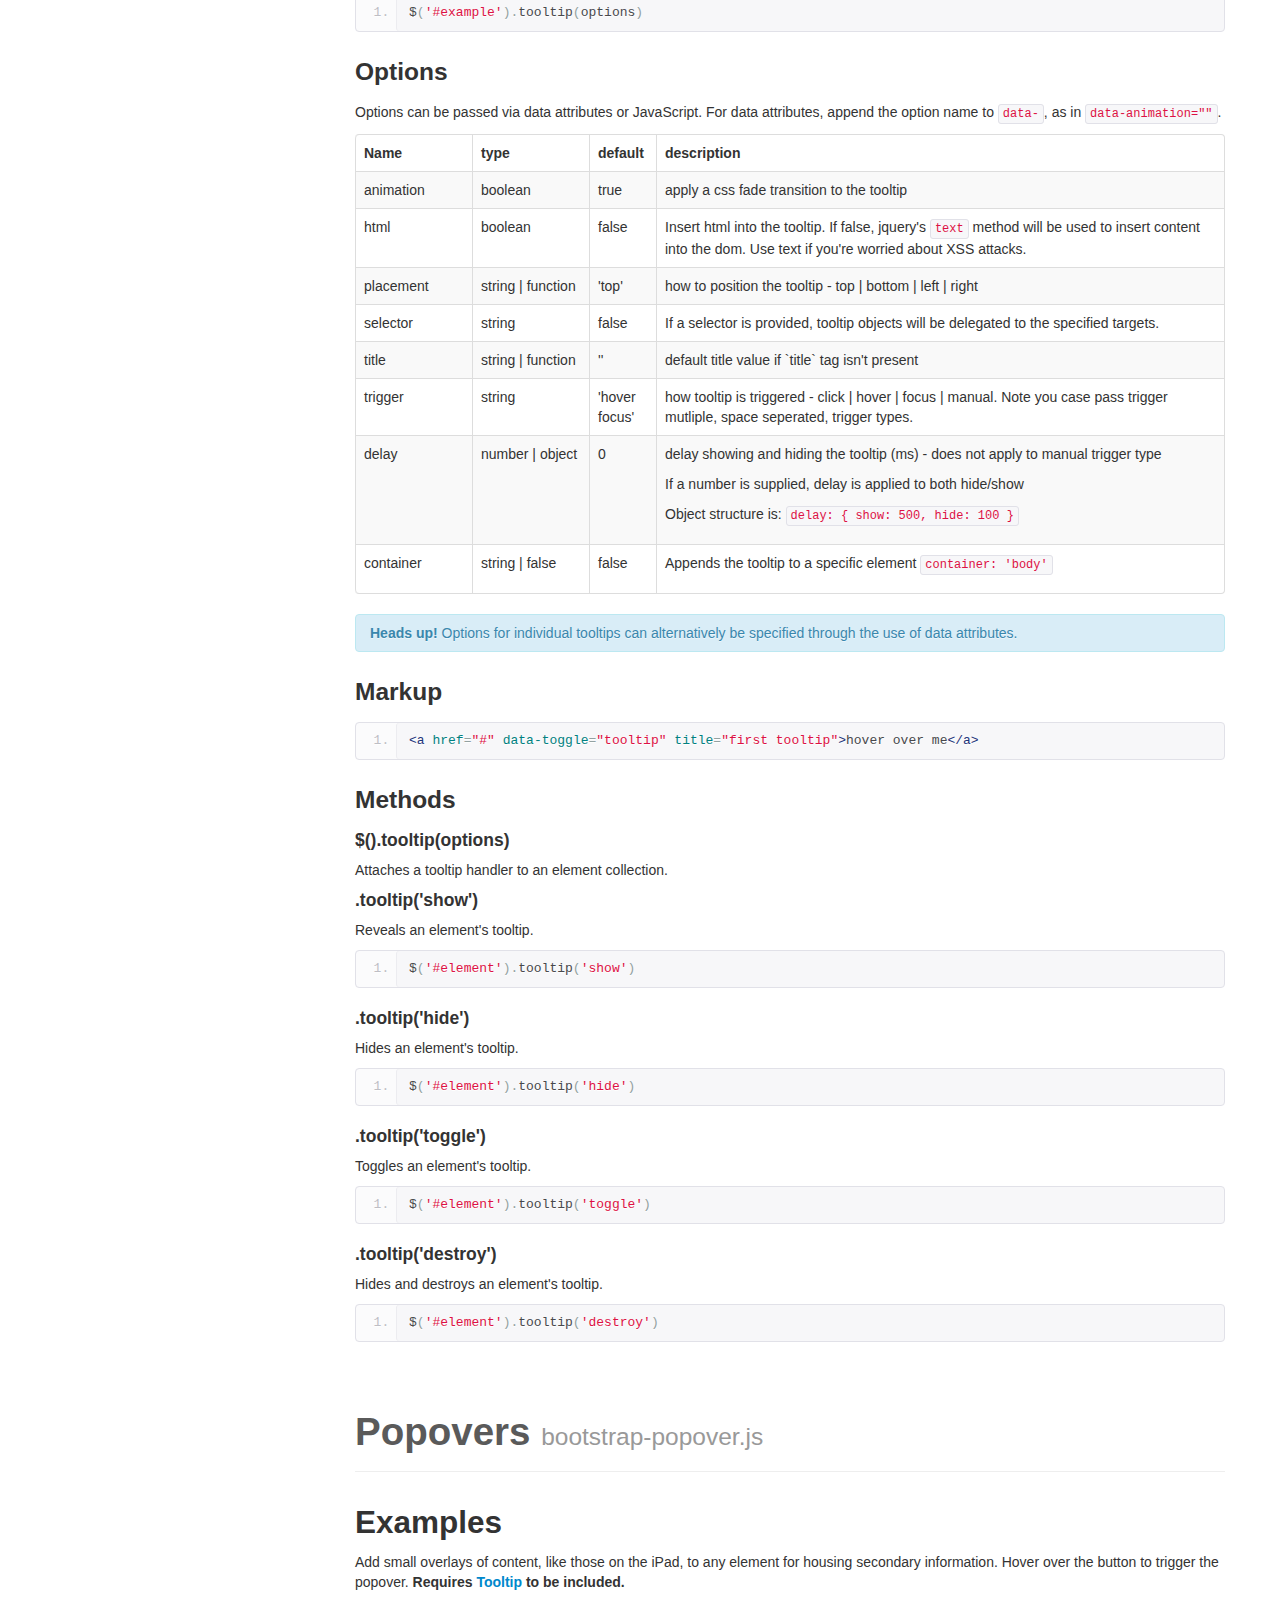
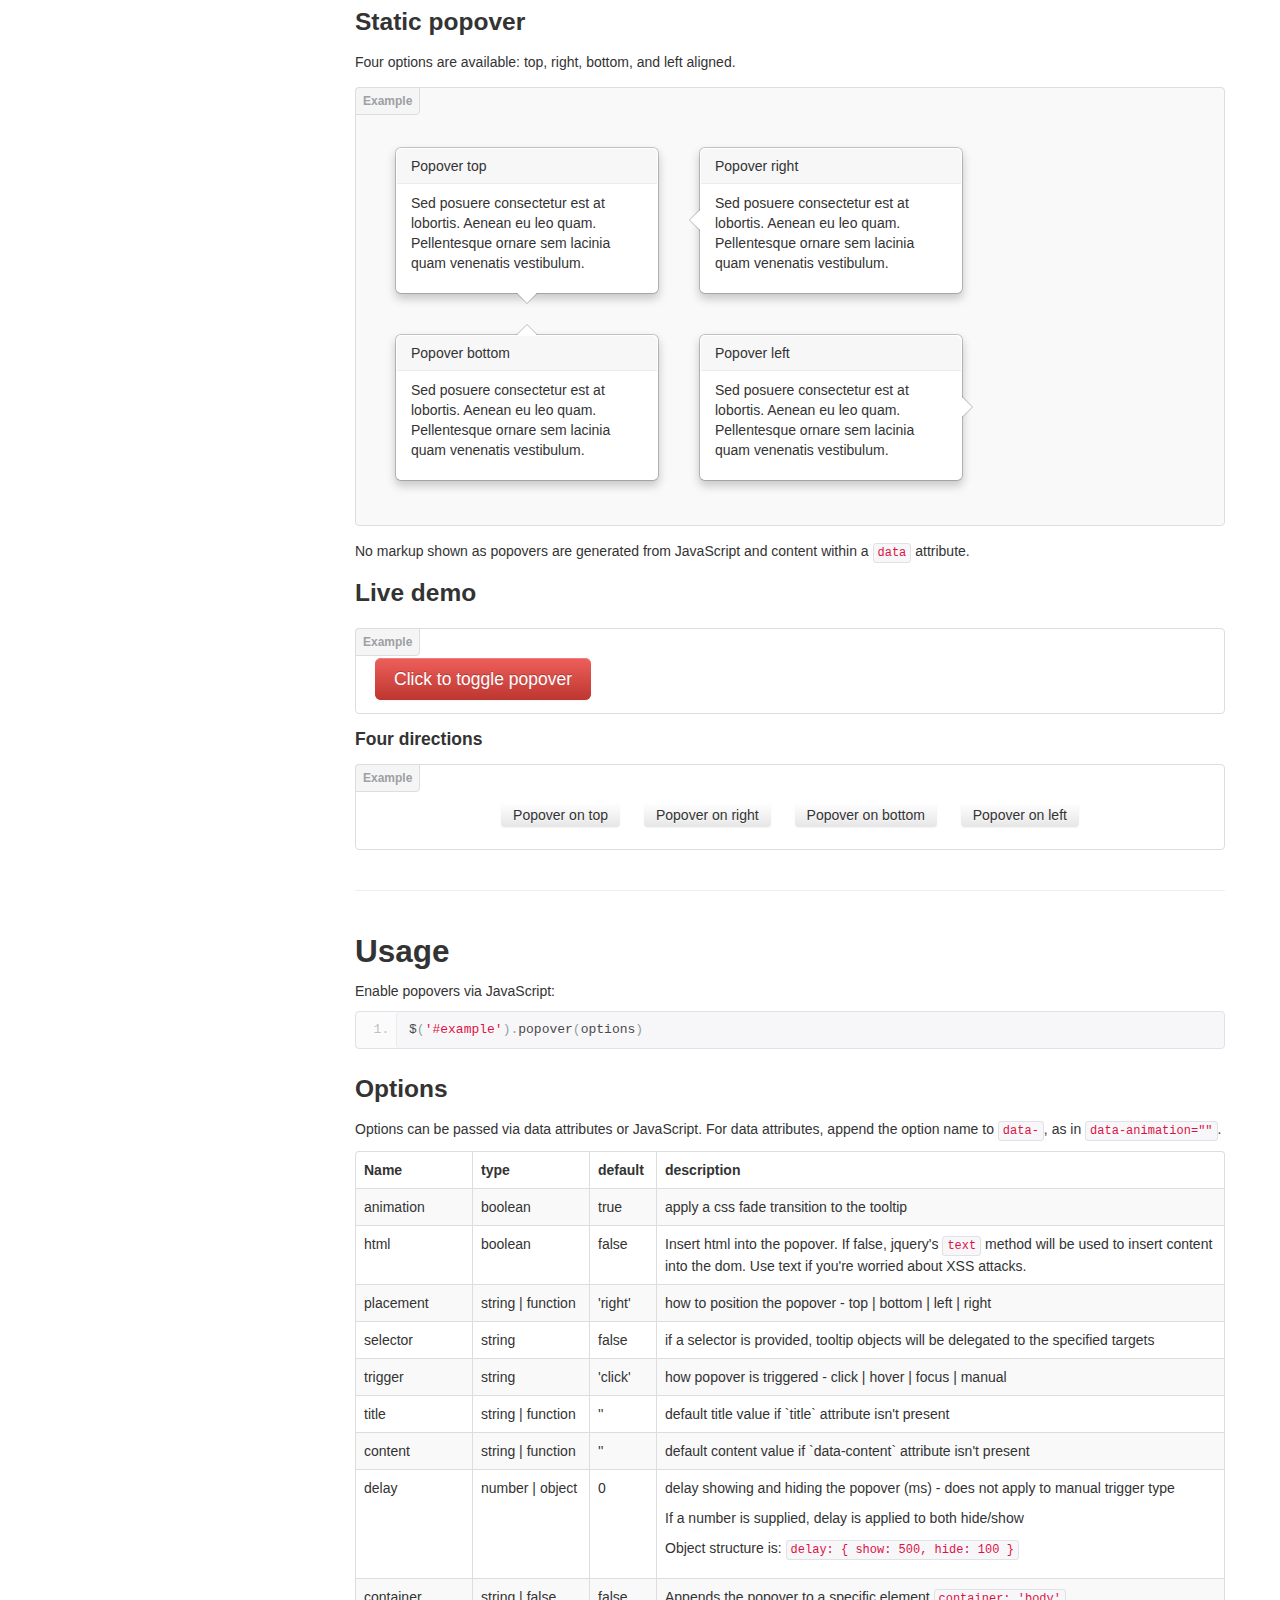
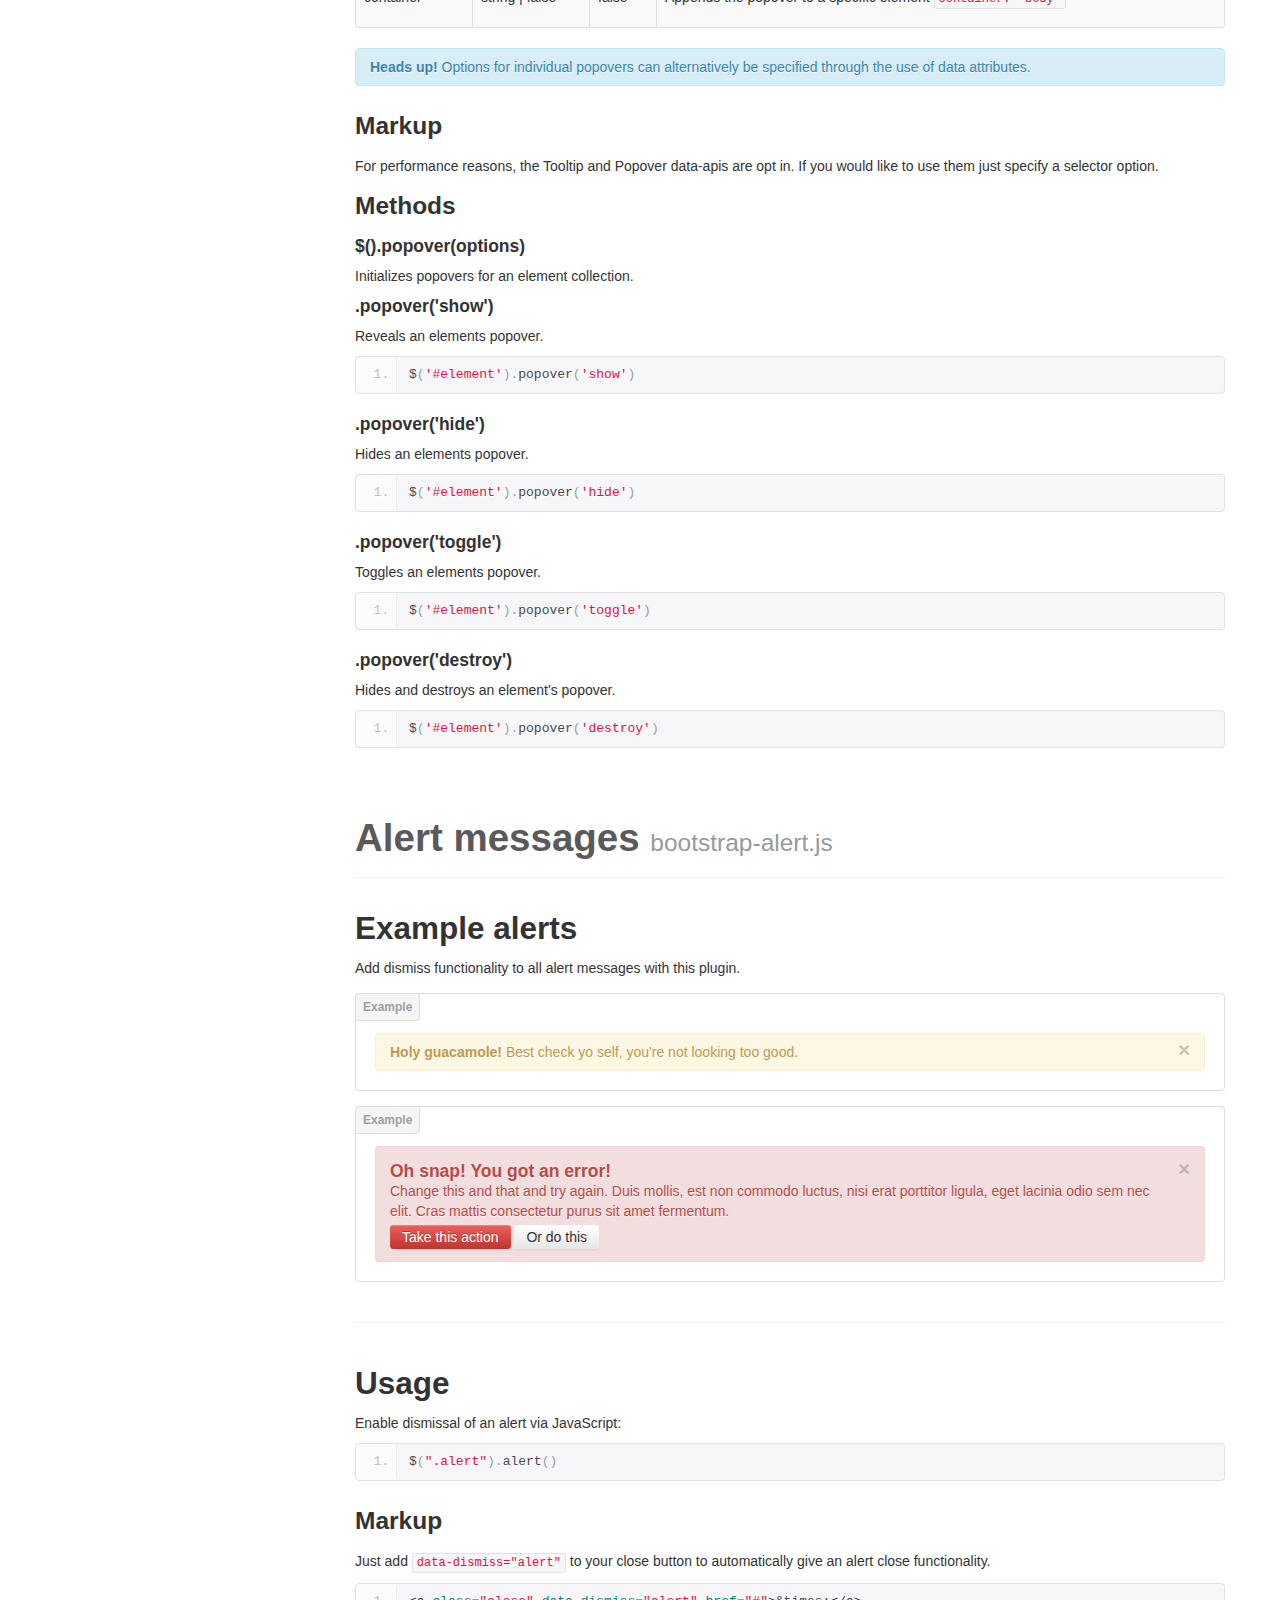
<file: javascript.html>
<!DOCTYPE html>
<html lang="en">
  <head>
    <meta charset="utf-8">
    <title>Javascript · Bootstrap</title>
    <meta name="viewport" content="width=device-width, initial-scale=1.0">
    <meta name="description" content="">
    <meta name="author" content="">

    <!-- Le styles -->
    <link href="assets/css/bootstrap.css" rel="stylesheet">
    <link href="assets/css/bootstrap-responsive.css" rel="stylesheet">
    <link href="assets/css/docs.css" rel="stylesheet">
    <link href="assets/js/google-code-prettify/prettify.css" rel="stylesheet">

    <!-- Le HTML5 shim, for IE6-8 support of HTML5 elements -->
    <!--[if lt IE 9]>
      <script src="assets/js/html5shiv.js"></script>
    <![endif]-->

    <!-- Le fav and touch icons -->
    <link rel="apple-touch-icon-precomposed" sizes="144x144" href="assets/ico/apple-touch-icon-144-precomposed.png">
    <link rel="apple-touch-icon-precomposed" sizes="114x114" href="assets/ico/apple-touch-icon-114-precomposed.png">
      <link rel="apple-touch-icon-precomposed" sizes="72x72" href="assets/ico/apple-touch-icon-72-precomposed.png">
                    <link rel="apple-touch-icon-precomposed" href="assets/ico/apple-touch-icon-57-precomposed.png">
                                   <link rel="shortcut icon" href="assets/ico/favicon.png">

    <script type="text/javascript">
      var _gaq = _gaq || [];
      _gaq.push(['_setAccount', 'UA-146052-10']);
      _gaq.push(['_trackPageview']);
      (function() {
        var ga = document.createElement('script'); ga.type = 'text/javascript'; ga.async = true;
        ga.src = ('https:' == document.location.protocol ? 'https://ssl' : 'http://www') + '.google-analytics.com/ga.js';
        var s = document.getElementsByTagName('script')[0]; s.parentNode.insertBefore(ga, s);
      })();
    </script>
  </head>

  <body data-spy="scroll" data-target=".bs-docs-sidebar">

    <!-- Navbar
    ================================================== -->
    <div class="navbar navbar-inverse navbar-fixed-top">
      <div class="navbar-inner">
        <div class="container">
          <button type="button" class="btn btn-navbar" data-toggle="collapse" data-target=".nav-collapse">
            <span class="icon-bar"></span>
            <span class="icon-bar"></span>
            <span class="icon-bar"></span>
          </button>
          <a class="brand" href="./index.html">Bootstrap</a>
          <div class="nav-collapse collapse">
            <ul class="nav">
              <li class="">
                <a href="./index.html">Home</a>
              </li>
              <li class="">
                <a href="./getting-started.html">Get started</a>
              </li>
              <li class="">
                <a href="./scaffolding.html">Scaffolding</a>
              </li>
              <li class="">
                <a href="./base-css.html">Base CSS</a>
              </li>
              <li class="">
                <a href="./components.html">Components</a>
              </li>
              <li class="active">
                <a href="./javascript.html">JavaScript</a>
              </li>
              <li class="">
                <a href="./customize.html">Customize</a>
              </li>
            </ul>
          </div>
        </div>
      </div>
    </div>

<!-- Subhead
================================================== -->
<header class="jumbotron subhead">
  <div class="container">
    <h1>JavaScript</h1>
    <p class="lead">Bring Bootstrap's components to life&mdash;now with 13 custom jQuery plugins.
  </div>
</header>

  <div class="container">

    <!-- Docs nav
    ================================================== -->
    <div class="row">
      <div class="span3 bs-docs-sidebar">
        <ul class="nav nav-list bs-docs-sidenav">
          <li><a href="#overview"><i class="icon-chevron-right"></i> Overview</a></li>
          <li><a href="#transitions"><i class="icon-chevron-right"></i> Transitions</a></li>
          <li><a href="#modals"><i class="icon-chevron-right"></i> Modal</a></li>
          <li><a href="#dropdowns"><i class="icon-chevron-right"></i> Dropdown</a></li>
          <li><a href="#scrollspy"><i class="icon-chevron-right"></i> Scrollspy</a></li>
          <li><a href="#tabs"><i class="icon-chevron-right"></i> Tab</a></li>
          <li><a href="#tooltips"><i class="icon-chevron-right"></i> Tooltip</a></li>
          <li><a href="#popovers"><i class="icon-chevron-right"></i> Popover</a></li>
          <li><a href="#alerts"><i class="icon-chevron-right"></i> Alert</a></li>
          <li><a href="#buttons"><i class="icon-chevron-right"></i> Button</a></li>
          <li><a href="#collapse"><i class="icon-chevron-right"></i> Collapse</a></li>
          <li><a href="#carousel"><i class="icon-chevron-right"></i> Carousel</a></li>
          <li><a href="#typeahead"><i class="icon-chevron-right"></i> Typeahead</a></li>
          <li><a href="#affix"><i class="icon-chevron-right"></i> Affix</a></li>
        </ul>
      </div>
      <div class="span9">


        <!-- Overview
        ================================================== -->
        <section id="overview">
          <div class="page-header">
            <h1>JavaScript in Bootstrap</h1>
          </div>

          <h3>Individual or compiled</h3>
          <p>Plugins can be included individually (though some have required dependencies), or all at once. Both <strong>bootstrap.js</strong> and <strong>bootstrap.min.js</strong> contain all plugins in a single file.</p>

          <h3>Data attributes</h3>
          <p>You can use all Bootstrap plugins purely through the markup API without writing a single line of JavaScript. This is Bootstrap's first class API and should be your first consideration when using a plugin.</p>

          <p>That said, in some situations it may be desirable to turn this functionality off. Therefore, we also provide the ability to disable the data attribute API by unbinding all events on the body namespaced with `'data-api'`. This looks like this:
          <pre class="prettyprint linenums">$('body').off('.data-api')</pre>

          <p>Alternatively, to target a specific plugin, just include the plugin's name as a namespace along with the data-api namespace like this:</p>
          <pre class="prettyprint linenums">$('body').off('.alert.data-api')</pre>

          <h3>Programmatic API</h3>
          <p>We also believe you should be able to use all Bootstrap plugins purely through the JavaScript API. All public APIs are single, chainable methods, and return the collection acted upon.</p>
          <pre class="prettyprint linenums">$(".btn.danger").button("toggle").addClass("fat")</pre>
          <p>All methods should accept an optional options object, a string which targets a particular method, or nothing (which initiates a plugin with default behavior):</p>
<pre class="prettyprint linenums">
$("#myModal").modal()                       // initialized with defaults
$("#myModal").modal({ keyboard: false })   // initialized with no keyboard
$("#myModal").modal('show')                // initializes and invokes show immediately</p>
</pre>
          <p>Each plugin also exposes its raw constructor on a `Constructor` property: <code>$.fn.popover.Constructor</code>. If you'd like to get a particular plugin instance, retrieve it directly from an element: <code>$('[rel=popover]').data('popover')</code>.</p>

          <h3>No Conflict</h3>
          <p>Sometimes it is necessary to use Bootstrap plugins with other UI frameworks. In these circumstances,  namespace collisions can occasionally occur. If this happens, you may call <code>.noConflict</code> on the plugin you wish to revert the value of.</p>

<pre class="prettyprint linenums">
var bootstrapButton = $.fn.button.noConflict() // return $.fn.button to previously assigned value
$.fn.bootstrapBtn = bootstrapButton            // give $().bootstrapBtn the bootstrap functionality
</pre>

          <h3>Events</h3>
          <p>Bootstrap provides custom events for most plugin's unique actions. Generally, these come in an infinitive and past participle form - where the infinitive (ex. <code>show</code>) is triggered at the start of an event, and its past participle form (ex. <code>shown</code>) is trigger on the completion of an action.</p>
          <p>All infinitive events provide preventDefault functionality. This provides the ability to stop the execution of an action before it starts.</p>
<pre class="prettyprint linenums">
$('#myModal').on('show', function (e) {
    if (!data) return e.preventDefault() // stops modal from being shown
})
</pre>
        </section>



        <!-- Transitions
        ================================================== -->
        <section id="transitions">
          <div class="page-header">
            <h1>Transitions <small>bootstrap-transition.js</small></h1>
          </div>
          <h3>About transitions</h3>
          <p>For simple transition effects, include <strong>bootstrap-transition.js</strong> once alongside the other JS files. If you're using the compiled (or minified) <strong>bootstrap.js</strong>, there is no need to include this&mdash;it's already there.</p>
          <h3>Use cases</h3>
          <p>A few examples of the transition plugin:</p>
          <ul>
            <li>Sliding or fading in modals</li>
            <li>Fading out tabs</li>
            <li>Fading out alerts</li>
            <li>Sliding carousel panes</li>
          </ul>

        </section>



        <!-- Modal
        ================================================== -->
        <section id="modals">
          <div class="page-header">
            <h1>Modals <small>bootstrap-modal.js</small></h1>
          </div>


          <h2>Examples</h2>
          <p>Modals are streamlined, but flexible, dialog prompts with the minimum required functionality and smart defaults.</p>

          <h3>Static example</h3>
          <p>A rendered modal with header, body, and set of actions in the footer.</p>
          <div class="bs-docs-example" style="background-color: #f5f5f5;">
            <div class="modal" style="position: relative; top: auto; left: auto; right: auto; margin: 0 auto 20px; z-index: 1; max-width: 100%;">
              <div class="modal-header">
                <button type="button" class="close" data-dismiss="modal" aria-hidden="true">&times;</button>
                <h3>Modal header</h3>
              </div>
              <div class="modal-body">
                <p>One fine body&hellip;</p>
              </div>
              <div class="modal-footer">
                <a href="#" class="btn">Close</a>
                <a href="#" class="btn btn-primary">Save changes</a>
              </div>
            </div>
          </div>
<pre class="prettyprint linenums">
&lt;div class="modal hide fade"&gt;
  &lt;div class="modal-header"&gt;
    &lt;button type="button" class="close" data-dismiss="modal" aria-hidden="true"&gt;&amp;times;&lt;/button&gt;
    &lt;h3&gt;Modal header&lt;/h3&gt;
  &lt;/div&gt;
  &lt;div class="modal-body"&gt;
    &lt;p&gt;One fine body&hellip;&lt;/p&gt;
  &lt;/div&gt;
  &lt;div class="modal-footer"&gt;
    &lt;a href="#" class="btn"&gt;Close&lt;/a&gt;
    &lt;a href="#" class="btn btn-primary"&gt;Save changes&lt;/a&gt;
  &lt;/div&gt;
&lt;/div&gt;
</pre>

          <h3>Live demo</h3>
          <p>Toggle a modal via JavaScript by clicking the button below. It will slide down and fade in from the top of the page.</p>
          <!-- sample modal content -->
          <div id="myModal" class="modal hide fade" tabindex="-1" role="dialog" aria-labelledby="myModalLabel" aria-hidden="true">
            <div class="modal-header">
              <button type="button" class="close" data-dismiss="modal" aria-hidden="true">&times;</button>
              <h3 id="myModalLabel">Modal Heading</h3>
            </div>
            <div class="modal-body">
              <h4>Text in a modal</h4>
              <p>Duis mollis, est non commodo luctus, nisi erat porttitor ligula, eget lacinia odio sem.</p>

              <h4>Popover in a modal</h4>
              <p>This <a href="#" role="button" class="btn popover-test" title="A Title" data-content="And here's some amazing content. It's very engaging. right?">button</a> should trigger a popover on click.</p>

              <h4>Tooltips in a modal</h4>
              <p><a href="#" class="tooltip-test" title="Tooltip">This link</a> and <a href="#" class="tooltip-test" title="Tooltip">that link</a> should have tooltips on hover.</p>

              <hr>

              <h4>Overflowing text to show optional scrollbar</h4>
              <p>We set a fixed <code>max-height</code> on the <code>.modal-body</code>. Watch it overflow with all this extra lorem ipsum text we've included.</p>
              <p>Cras mattis consectetur purus sit amet fermentum. Cras justo odio, dapibus ac facilisis in, egestas eget quam. Morbi leo risus, porta ac consectetur ac, vestibulum at eros.</p>
              <p>Praesent commodo cursus magna, vel scelerisque nisl consectetur et. Vivamus sagittis lacus vel augue laoreet rutrum faucibus dolor auctor.</p>
              <p>Aenean lacinia bibendum nulla sed consectetur. Praesent commodo cursus magna, vel scelerisque nisl consectetur et. Donec sed odio dui. Donec ullamcorper nulla non metus auctor fringilla.</p>
              <p>Cras mattis consectetur purus sit amet fermentum. Cras justo odio, dapibus ac facilisis in, egestas eget quam. Morbi leo risus, porta ac consectetur ac, vestibulum at eros.</p>
              <p>Praesent commodo cursus magna, vel scelerisque nisl consectetur et. Vivamus sagittis lacus vel augue laoreet rutrum faucibus dolor auctor.</p>
              <p>Aenean lacinia bibendum nulla sed consectetur. Praesent commodo cursus magna, vel scelerisque nisl consectetur et. Donec sed odio dui. Donec ullamcorper nulla non metus auctor fringilla.</p>
            </div>
            <div class="modal-footer">
              <button class="btn" data-dismiss="modal">Close</button>
              <button class="btn btn-primary">Save changes</button>
            </div>
          </div>
          <div class="bs-docs-example" style="padding-bottom: 24px;">
            <a data-toggle="modal" href="#myModal" class="btn btn-primary btn-large">Launch demo modal</a>
          </div>
<pre class="prettyprint linenums">
&lt!-- Button to trigger modal --&gt;
&lt;a href="#myModal" role="button" class="btn" data-toggle="modal"&gt;Launch demo modal&lt;/a&gt;

&lt!-- Modal --&gt;
&lt;div id="myModal" class="modal hide fade" tabindex="-1" role="dialog" aria-labelledby="myModalLabel" aria-hidden="true"&gt;
  &lt;div class="modal-header"&gt;
    &lt;button type="button" class="close" data-dismiss="modal" aria-hidden="true"&gt;&times;&lt;/button&gt;
    &lt;h3 id="myModalLabel"&gt;Modal header&lt;/h3&gt;
  &lt;/div&gt;
  &lt;div class="modal-body"&gt;
    &lt;p&gt;One fine body&hellip;&lt;/p&gt;
  &lt;/div&gt;
  &lt;div class="modal-footer"&gt;
    &lt;button class="btn" data-dismiss="modal" aria-hidden="true"&gt;Close&lt;/button&gt;
    &lt;button class="btn btn-primary"&gt;Save changes&lt;/button&gt;
  &lt;/div&gt;
&lt;/div&gt;
</pre>


          <hr class="bs-docs-separator">


          <h2>Usage</h2>

          <h3>Via data attributes</h3>
          <p>Activate a modal without writing JavaScript. Set <code>data-toggle="modal"</code> on a controller element, like a button, along with a <code>data-target="#foo"</code> or <code>href="#foo"</code> to target a specific modal to toggle.</p>
          <pre class="prettyprint linenums">&lt;button type="button" data-toggle="modal" data-target="#myModal"&gt;Launch modal&lt;/button&gt;</pre>

          <h3>Via JavaScript</h3>
          <p>Call a modal with id <code>myModal</code> with a single line of JavaScript:</p>
          <pre class="prettyprint linenums">$('#myModal').modal(options)</pre>

          <h3>Options</h3>
          <p>Options can be passed via data attributes or JavaScript. For data attributes, append the option name to <code>data-</code>, as in <code>data-backdrop=""</code>.</p>
          <table class="table table-bordered table-striped">
            <thead>
             <tr>
               <th style="width: 100px;">Name</th>
               <th style="width: 50px;">type</th>
               <th style="width: 50px;">default</th>
               <th>description</th>
             </tr>
            </thead>
            <tbody>
             <tr>
               <td>backdrop</td>
               <td>boolean</td>
               <td>true</td>
               <td>Includes a modal-backdrop element. Alternatively, specify <code>static</code> for a backdrop which doesn't close the modal on click.</td>
             </tr>
             <tr>
               <td>keyboard</td>
               <td>boolean</td>
               <td>true</td>
               <td>Closes the modal when escape key is pressed</td>
             </tr>
             <tr>
               <td>show</td>
               <td>boolean</td>
               <td>true</td>
               <td>Shows the modal when initialized.</td>
             </tr>
             <tr>
               <td>remote</td>
               <td>path</td>
               <td>false</td>
               <td><p>If a remote url is provided, content will be loaded via jQuery's <code>load</code> method and injected into the <code>.modal-body</code>. If you're using the data api, you may alternatively use the <code>href</code> tag to specify the remote source. An example of this is shown below:</p>
              <pre class="prettyprint linenums"><code>&lt;a data-toggle="modal" href="remote.html" data-target="#modal"&gt;click me&lt;/a&gt;</code></pre></td>
             </tr>
            </tbody>
          </table>

          <h3>Methods</h3>
          <h4>.modal(options)</h4>
          <p>Activates your content as a modal. Accepts an optional options <code>object</code>.</p>
<pre class="prettyprint linenums">
$('#myModal').modal({
  keyboard: false
})
</pre>
          <h4>.modal('toggle')</h4>
          <p>Manually toggles a modal.</p>
          <pre class="prettyprint linenums">$('#myModal').modal('toggle')</pre>
          <h4>.modal('show')</h4>
          <p>Manually opens a modal.</p>
          <pre class="prettyprint linenums">$('#myModal').modal('show')</pre>
          <h4>.modal('hide')</h4>
          <p>Manually hides a modal.</p>
          <pre class="prettyprint linenums">$('#myModal').modal('hide')</pre>
          <h3>Events</h3>
          <p>Bootstrap's modal class exposes a few events for hooking into modal functionality.</p>
          <table class="table table-bordered table-striped">
            <thead>
             <tr>
               <th style="width: 150px;">Event</th>
               <th>Description</th>
             </tr>
            </thead>
            <tbody>
             <tr>
               <td>show</td>
               <td>This event fires immediately when the <code>show</code> instance method is called.</td>
             </tr>
             <tr>
               <td>shown</td>
               <td>This event is fired when the modal has been made visible to the user (will wait for css transitions to complete).</td>
             </tr>
             <tr>
               <td>hide</td>
               <td>This event is fired immediately when the <code>hide</code> instance method has been called.</td>
             </tr>
             <tr>
               <td>hidden</td>
               <td>This event is fired when the modal has finished being hidden from the user (will wait for css transitions to complete).</td>
             </tr>
            </tbody>
          </table>
<pre class="prettyprint linenums">
$('#myModal').on('hidden', function () {
  // do something…
})
</pre>
        </section>



        <!-- Dropdowns
        ================================================== -->
        <section id="dropdowns">
          <div class="page-header">
            <h1>Dropdowns <small>bootstrap-dropdown.js</small></h1>
          </div>


          <h2>Examples</h2>
          <p>Add dropdown menus to nearly anything with this simple plugin, including the navbar, tabs, and pills.</p>

          <h3>Within a navbar</h3>
          <div class="bs-docs-example">
            <div id="navbar-example" class="navbar navbar-static">
              <div class="navbar-inner">
                <div class="container" style="width: auto;">
                  <a class="brand" href="#">Project Name</a>
                  <ul class="nav" role="navigation">
                    <li class="dropdown">
                      <a id="drop1" href="#" role="button" class="dropdown-toggle" data-toggle="dropdown">Dropdown <b class="caret"></b></a>
                      <ul class="dropdown-menu" role="menu" aria-labelledby="drop1">
                        <li role="presentation"><a role="menuitem" tabindex="-1" href="http://google.com">Action</a></li>
                        <li role="presentation"><a role="menuitem" tabindex="-1" href="#anotherAction">Another action</a></li>
                        <li role="presentation"><a role="menuitem" tabindex="-1" href="#">Something else here</a></li>
                        <li role="presentation" class="divider"></li>
                        <li role="presentation"><a role="menuitem" tabindex="-1" href="#">Separated link</a></li>
                      </ul>
                    </li>
                    <li class="dropdown">
                      <a href="#" id="drop2" role="button" class="dropdown-toggle" data-toggle="dropdown">Dropdown 2 <b class="caret"></b></a>
                      <ul class="dropdown-menu" role="menu" aria-labelledby="drop2">
                        <li role="presentation"><a role="menuitem" tabindex="-1" href="#">Action</a></li>
                        <li role="presentation"><a role="menuitem" tabindex="-1" href="#">Another action</a></li>
                        <li role="presentation"><a role="menuitem" tabindex="-1" href="#">Something else here</a></li>
                        <li role="presentation" class="divider"></li>
                        <li role="presentation"><a role="menuitem" tabindex="-1" href="#">Separated link</a></li>
                      </ul>
                    </li>
                  </ul>
                  <ul class="nav pull-right">
                    <li id="fat-menu" class="dropdown">
                      <a href="#" id="drop3" role="button" class="dropdown-toggle" data-toggle="dropdown">Dropdown 3 <b class="caret"></b></a>
                      <ul class="dropdown-menu" role="menu" aria-labelledby="drop3">
                        <li role="presentation"><a role="menuitem" tabindex="-1" href="#">Action</a></li>
                        <li role="presentation"><a role="menuitem" tabindex="-1" href="#">Another action</a></li>
                        <li role="presentation"><a role="menuitem" tabindex="-1" href="#">Something else here</a></li>
                        <li role="presentation" class="divider"></li>
                        <li role="presentation"><a role="menuitem" tabindex="-1" href="#">Separated link</a></li>
                      </ul>
                    </li>
                  </ul>
                </div>
              </div>
            </div> <!-- /navbar-example -->
          </div> 

          <h3>Within tabs</h3>
          <div class="bs-docs-example">
            <ul class="nav nav-pills">
              <li class="active"><a href="#">Regular link</a></li>
              <li class="dropdown">
                <a class="dropdown-toggle" id="drop4" role="button" data-toggle="dropdown" href="#">Dropdown <b class="caret"></b></a>
                <ul id="menu1" class="dropdown-menu" role="menu" aria-labelledby="drop4">
                  <li role="presentation"><a role="menuitem" tabindex="-1" href="#">Action</a></li>
                  <li role="presentation"><a role="menuitem" tabindex="-1" href="#">Another action</a></li>
                  <li role="presentation"><a role="menuitem" tabindex="-1" href="#">Something else here</a></li>
                  <li role="presentation" class="divider"></li>
                  <li role="presentation"><a role="menuitem" tabindex="-1" href="#">Separated link</a></li>
                </ul>
              </li>
              <li class="dropdown">
                <a class="dropdown-toggle" id="drop5" role="button" data-toggle="dropdown" href="#">Dropdown 2 <b class="caret"></b></a>
                <ul id="menu2" class="dropdown-menu" role="menu" aria-labelledby="drop5">
                  <li role="presentation"><a role="menuitem" tabindex="-1" href="#">Action</a></li>
                  <li role="presentation"><a role="menuitem" tabindex="-1" href="#">Another action</a></li>
                  <li role="presentation"><a role="menuitem" tabindex="-1" href="#">Something else here</a></li>
                  <li role="presentation" class="divider"></li>
                  <li role="presentation"><a role="menuitem" tabindex="-1" href="#">Separated link</a></li>
                </ul>
              </li>
              <li class="dropdown">
                <a class="dropdown-toggle" id="drop5" role="button" data-toggle="dropdown" href="#">Dropdown 3 <b class="caret"></b></a>
                <ul id="menu3" class="dropdown-menu" role="menu" aria-labelledby="drop5">
                  <li role="presentation"><a role="menuitem" tabindex="-1" href="#">Action</a></li>
                  <li role="presentation"><a role="menuitem" tabindex="-1" href="#">Another action</a></li>
                  <li role="presentation"><a role="menuitem" tabindex="-1" href="#">Something else here</a></li>
                  <li role="presentation" class="divider"></li>
                  <li role="presentation"><a role="menuitem" tabindex="-1" href="#">Separated link</a></li>
                </ul>
              </li>
            </ul> <!-- /tabs -->
          </div> 


          <hr class="bs-docs-separator">


          <h2>Usage</h2>

          <h3>Via data attributes</h3>
          <p>Add <code>data-toggle="dropdown"</code> to a link or button to toggle a dropdown.</p>
<pre class="prettyprint linenums">
&lt;div class="dropdown"&gt;
  &lt;a class="dropdown-toggle" data-toggle="dropdown" href="#"&gt;Dropdown trigger&lt;/a&gt;
  &lt;ul class="dropdown-menu" role="menu" aria-labelledby="dLabel"&gt;
    ...
  &lt;/ul&gt;
&lt;/div&gt;
</pre>
          <p>To keep URLs intact, use the <code>data-target</code> attribute instead of <code>href="#"</code>.</p>
<pre class="prettyprint linenums">
&lt;div class="dropdown"&gt;
  &lt;a class="dropdown-toggle" id="dLabel" role="button" data-toggle="dropdown" data-target="#" href="/page.html"&gt;
    Dropdown
    &lt;b class="caret"&gt;&lt;/b&gt;
  &lt;/a&gt;
  &lt;ul class="dropdown-menu" role="menu" aria-labelledby="dLabel"&gt;
    ...
  &lt;/ul&gt;
&lt;/div&gt;
</pre>

          <h3>Via JavaScript</h3>
          <p>Call the dropdowns via JavaScript:</p>
          <pre class="prettyprint linenums">$('.dropdown-toggle').dropdown()</pre>

          <h3>Options</h3>
          <p><em>None</em></p>

          <h3>Methods</h3>
          <h4>$().dropdown('toggle')</h4>
          <p>A programmatic api for toggling menus for a given navbar or tabbed navigation.</p>
        </section>



        <!-- ScrollSpy
        ================================================== -->
        <section id="scrollspy">
          <div class="page-header">
            <h1>ScrollSpy <small>bootstrap-scrollspy.js</small></h1>
          </div>


          <h2>Example in navbar</h2>
          <p>The ScrollSpy plugin is for automatically updating nav targets based on scroll position. Scroll the area below the navbar and watch the active class change. The dropdown sub items will be highlighted as well.</p>
          <div class="bs-docs-example">
            <div id="navbarExample" class="navbar navbar-static">
              <div class="navbar-inner">
                <div class="container" style="width: auto;">
                  <a class="brand" href="#">Project Name</a>
                  <ul class="nav">
                    <li><a href="#fat">@fat</a></li>
                    <li><a href="#mdo">@mdo</a></li>
                    <li class="dropdown">
                      <a href="#" class="dropdown-toggle" data-toggle="dropdown">Dropdown <b class="caret"></b></a>
                      <ul class="dropdown-menu">
                        <li><a href="#one">one</a></li>
                        <li><a href="#two">two</a></li>
                        <li class="divider"></li>
                        <li><a href="#three">three</a></li>
                      </ul>
                    </li>
                  </ul>
                </div>
              </div>
            </div>
            <div data-spy="scroll" data-target="#navbarExample" data-offset="0" class="scrollspy-example">
              <h4 id="fat">@fat</h4>
              <p>Ad leggings keytar, brunch id art party dolor labore. Pitchfork yr enim lo-fi before they sold out qui. Tumblr farm-to-table bicycle rights whatever. Anim keffiyeh carles cardigan. Velit seitan mcsweeney's photo booth 3 wolf moon irure. Cosby sweater lomo jean shorts, williamsburg hoodie minim qui you probably haven't heard of them et cardigan trust fund culpa biodiesel wes anderson aesthetic. Nihil tattooed accusamus, cred irony biodiesel keffiyeh artisan ullamco consequat.</p>
              <h4 id="mdo">@mdo</h4>
              <p>Veniam marfa mustache skateboard, adipisicing fugiat velit pitchfork beard. Freegan beard aliqua cupidatat mcsweeney's vero. Cupidatat four loko nisi, ea helvetica nulla carles. Tattooed cosby sweater food truck, mcsweeney's quis non freegan vinyl. Lo-fi wes anderson +1 sartorial. Carles non aesthetic exercitation quis gentrify. Brooklyn adipisicing craft beer vice keytar deserunt.</p>
              <h4 id="one">one</h4>
              <p>Occaecat commodo aliqua delectus. Fap craft beer deserunt skateboard ea. Lomo bicycle rights adipisicing banh mi, velit ea sunt next level locavore single-origin coffee in magna veniam. High life id vinyl, echo park consequat quis aliquip banh mi pitchfork. Vero VHS est adipisicing. Consectetur nisi DIY minim messenger bag. Cred ex in, sustainable delectus consectetur fanny pack iphone.</p>
              <h4 id="two">two</h4>
              <p>In incididunt echo park, officia deserunt mcsweeney's proident master cleanse thundercats sapiente veniam. Excepteur VHS elit, proident shoreditch +1 biodiesel laborum craft beer. Single-origin coffee wayfarers irure four loko, cupidatat terry richardson master cleanse. Assumenda you probably haven't heard of them art party fanny pack, tattooed nulla cardigan tempor ad. Proident wolf nesciunt sartorial keffiyeh eu banh mi sustainable. Elit wolf voluptate, lo-fi ea portland before they sold out four loko. Locavore enim nostrud mlkshk brooklyn nesciunt.</p>
              <h4 id="three">three</h4>
              <p>Ad leggings keytar, brunch id art party dolor labore. Pitchfork yr enim lo-fi before they sold out qui. Tumblr farm-to-table bicycle rights whatever. Anim keffiyeh carles cardigan. Velit seitan mcsweeney's photo booth 3 wolf moon irure. Cosby sweater lomo jean shorts, williamsburg hoodie minim qui you probably haven't heard of them et cardigan trust fund culpa biodiesel wes anderson aesthetic. Nihil tattooed accusamus, cred irony biodiesel keffiyeh artisan ullamco consequat.</p>
              <p>Keytar twee blog, culpa messenger bag marfa whatever delectus food truck. Sapiente synth id assumenda. Locavore sed helvetica cliche irony, thundercats you probably haven't heard of them consequat hoodie gluten-free lo-fi fap aliquip. Labore elit placeat before they sold out, terry richardson proident brunch nesciunt quis cosby sweater pariatur keffiyeh ut helvetica artisan. Cardigan craft beer seitan readymade velit. VHS chambray laboris tempor veniam. Anim mollit minim commodo ullamco thundercats.
              </p>
            </div>
          </div>


          <hr class="bs-docs-separator">


          <h2>Usage</h2>

          <h3>Via data attributes</h3>
          <p>To easily add scrollspy behavior to your topbar navigation, just add <code>data-spy="scroll"</code> to the element you want to spy on (most typically this would be the body) and <code>data-target=".navbar"</code> to select which nav to use. You'll want to use scrollspy with a <code>.nav</code> component.</p>
          <pre class="prettyprint linenums">&lt;body data-spy="scroll" data-target=".navbar"&gt;...&lt;/body&gt;</pre>

          <h3>Via JavaScript</h3>
          <p>Call the scrollspy via JavaScript:</p>
          <pre class="prettyprint linenums">$('#navbar').scrollspy()</pre>

          <div class="alert alert-info">
            <strong>Heads up!</strong>
            Navbar links must have resolvable id targets. For example, a <code>&lt;a href="#home"&gt;home&lt;/a&gt;</code> must correspond to something in the dom like <code>&lt;div id="home"&gt;&lt;/div&gt;</code>.
          </div>

          <h3>Methods</h3>
          <h4>.scrollspy('refresh')</h4>
          <p>When using scrollspy in conjunction with adding or removing of elements from the DOM, you'll need to call the refresh method like so:</p>
<pre class="prettyprint linenums">
$('[data-spy="scroll"]').each(function () {
  var $spy = $(this).scrollspy('refresh')
});
</pre>

          <h3>Options</h3>
          <p>Options can be passed via data attributes or JavaScript. For data attributes, append the option name to <code>data-</code>, as in <code>data-offset=""</code>.</p>
          <table class="table table-bordered table-striped">
            <thead>
             <tr>
               <th style="width: 100px;">Name</th>
               <th style="width: 100px;">type</th>
               <th style="width: 50px;">default</th>
               <th>description</th>
             </tr>
            </thead>
            <tbody>
             <tr>
               <td>offset</td>
               <td>number</td>
               <td>10</td>
               <td>Pixels to offset from top when calculating position of scroll.</td>
             </tr>
            </tbody>
          </table>

          <h3>Events</h3>
          <table class="table table-bordered table-striped">
            <thead>
             <tr>
               <th style="width: 150px;">Event</th>
               <th>Description</th>
             </tr>
            </thead>
            <tbody>
             <tr>
               <td>activate</td>
               <td>This event fires whenever a new item becomes activated by the scrollspy.</td>
            </tr>
            </tbody>
          </table>
        </section>



        <!-- Tabs
        ================================================== -->
        <section id="tabs">
          <div class="page-header">
            <h1>Togglable tabs <small>bootstrap-tab.js</small></h1>
          </div>


          <h2>Example tabs</h2>
          <p>Add quick, dynamic tab functionality to transition through panes of local content, even via dropdown menus.</p>
          <div class="bs-docs-example">
            <ul id="myTab" class="nav nav-tabs">
              <li class="active"><a href="#home" data-toggle="tab">Home</a></li>
              <li><a href="#profile" data-toggle="tab">Profile</a></li>
              <li class="dropdown">
                <a href="#" class="dropdown-toggle" data-toggle="dropdown">Dropdown <b class="caret"></b></a>
                <ul class="dropdown-menu">
                  <li><a href="#dropdown1" data-toggle="tab">@fat</a></li>
                  <li><a href="#dropdown2" data-toggle="tab">@mdo</a></li>
                </ul>
              </li>
            </ul>
            <div id="myTabContent" class="tab-content">
              <div class="tab-pane fade in active" id="home">
                <p>Raw denim you probably haven't heard of them jean shorts Austin. Nesciunt tofu stumptown aliqua, retro synth master cleanse. Mustache cliche tempor, williamsburg carles vegan helvetica. Reprehenderit butcher retro keffiyeh dreamcatcher synth. Cosby sweater eu banh mi, qui irure terry richardson ex squid. Aliquip placeat salvia cillum iphone. Seitan aliquip quis cardigan american apparel, butcher voluptate nisi qui.</p>
              </div>
              <div class="tab-pane fade" id="profile">
                <p>Food truck fixie locavore, accusamus mcsweeney's marfa nulla single-origin coffee squid. Exercitation +1 labore velit, blog sartorial PBR leggings next level wes anderson artisan four loko farm-to-table craft beer twee. Qui photo booth letterpress, commodo enim craft beer mlkshk aliquip jean shorts ullamco ad vinyl cillum PBR. Homo nostrud organic, assumenda labore aesthetic magna delectus mollit. Keytar helvetica VHS salvia yr, vero magna velit sapiente labore stumptown. Vegan fanny pack odio cillum wes anderson 8-bit, sustainable jean shorts beard ut DIY ethical culpa terry richardson biodiesel. Art party scenester stumptown, tumblr butcher vero sint qui sapiente accusamus tattooed echo park.</p>
              </div>
              <div class="tab-pane fade" id="dropdown1">
                <p>Etsy mixtape wayfarers, ethical wes anderson tofu before they sold out mcsweeney's organic lomo retro fanny pack lo-fi farm-to-table readymade. Messenger bag gentrify pitchfork tattooed craft beer, iphone skateboard locavore carles etsy salvia banksy hoodie helvetica. DIY synth PBR banksy irony. Leggings gentrify squid 8-bit cred pitchfork. Williamsburg banh mi whatever gluten-free, carles pitchfork biodiesel fixie etsy retro mlkshk vice blog. Scenester cred you probably haven't heard of them, vinyl craft beer blog stumptown. Pitchfork sustainable tofu synth chambray yr.</p>
              </div>
              <div class="tab-pane fade" id="dropdown2">
                <p>Trust fund seitan letterpress, keytar raw denim keffiyeh etsy art party before they sold out master cleanse gluten-free squid scenester freegan cosby sweater. Fanny pack portland seitan DIY, art party locavore wolf cliche high life echo park Austin. Cred vinyl keffiyeh DIY salvia PBR, banh mi before they sold out farm-to-table VHS viral locavore cosby sweater. Lomo wolf viral, mustache readymade thundercats keffiyeh craft beer marfa ethical. Wolf salvia freegan, sartorial keffiyeh echo park vegan.</p>
              </div>
            </div>
          </div>


          <hr class="bs-docs-separator">


          <h2>Usage</h2>
          <p>Enable tabbable tabs via JavaScript (each tab needs to be activated individually):</p>
<pre class="prettyprint linenums">
$('#myTab a').click(function (e) {
  e.preventDefault();
  $(this).tab('show');
})</pre>
          <p>You can activate individual tabs in several ways:</p>
<pre class="prettyprint linenums">
$('#myTab a[href="#profile"]').tab('show'); // Select tab by name
$('#myTab a:first').tab('show'); // Select first tab
$('#myTab a:last').tab('show'); // Select last tab
$('#myTab li:eq(2) a').tab('show'); // Select third tab (0-indexed)
</pre>

          <h3>Markup</h3>
          <p>You can activate a tab or pill navigation without writing any JavaScript by simply specifying <code>data-toggle="tab"</code> or <code>data-toggle="pill"</code> on an element. Adding the <code>nav</code> and <code>nav-tabs</code> classes to the tab <code>ul</code> will apply the Bootstrap tab styling.</p>
<pre class="prettyprint linenums">
&lt;ul class="nav nav-tabs"&gt;
  &lt;li&gt;&lt;a href="#home" data-toggle="tab"&gt;Home&lt;/a&gt;&lt;/li&gt;
  &lt;li&gt;&lt;a href="#profile" data-toggle="tab"&gt;Profile&lt;/a&gt;&lt;/li&gt;
  &lt;li&gt;&lt;a href="#messages" data-toggle="tab"&gt;Messages&lt;/a&gt;&lt;/li&gt;
  &lt;li&gt;&lt;a href="#settings" data-toggle="tab"&gt;Settings&lt;/a&gt;&lt;/li&gt;
&lt;/ul&gt;</pre>

          <h3>Methods</h3>
          <h4>$().tab</h4>
          <p>
            Activates a tab element and content container. Tab should have either a <code>data-target</code> or an <code>href</code> targeting a container node in the DOM.
          </p>
<pre class="prettyprint linenums">
&lt;ul class="nav nav-tabs" id="myTab"&gt;
  &lt;li class="active"&gt;&lt;a href="#home"&gt;Home&lt;/a&gt;&lt;/li&gt;
  &lt;li&gt;&lt;a href="#profile"&gt;Profile&lt;/a&gt;&lt;/li&gt;
  &lt;li&gt;&lt;a href="#messages"&gt;Messages&lt;/a&gt;&lt;/li&gt;
  &lt;li&gt;&lt;a href="#settings"&gt;Settings&lt;/a&gt;&lt;/li&gt;
&lt;/ul&gt;

&lt;div class="tab-content"&gt;
  &lt;div class="tab-pane active" id="home"&gt;...&lt;/div&gt;
  &lt;div class="tab-pane" id="profile"&gt;...&lt;/div&gt;
  &lt;div class="tab-pane" id="messages"&gt;...&lt;/div&gt;
  &lt;div class="tab-pane" id="settings"&gt;...&lt;/div&gt;
&lt;/div&gt;

&lt;script&gt;
  $(function () {
    $('#myTab a:last').tab('show');
  })
&lt;/script&gt;
</pre>

          <h3>Events</h3>
          <table class="table table-bordered table-striped">
            <thead>
             <tr>
               <th style="width: 150px;">Event</th>
               <th>Description</th>
             </tr>
            </thead>
            <tbody>
             <tr>
               <td>show</td>
               <td>This event fires on tab show, but before the new tab has been shown. Use <code>event.target</code> and <code>event.relatedTarget</code> to target the active tab and the previous active tab (if available) respectively.</td>
            </tr>
            <tr>
               <td>shown</td>
               <td>This event fires on tab show after a tab has been shown. Use <code>event.target</code> and <code>event.relatedTarget</code> to target the active tab and the previous active tab (if available) respectively.</td>
             </tr>
            </tbody>
          </table>
<pre class="prettyprint linenums">
$('a[data-toggle="tab"]').on('shown', function (e) {
  e.target // activated tab
  e.relatedTarget // previous tab
})
</pre>
        </section>


        <!-- Tooltips
        ================================================== -->
        <section id="tooltips">
          <div class="page-header">
            <h1>Tooltips <small>bootstrap-tooltip.js</small></h1>
          </div>


          <h2>Examples</h2>
          <p>Inspired by the excellent jQuery.tipsy plugin written by Jason Frame; Tooltips are an updated version, which don't rely on images, use CSS3 for animations, and data-attributes for local title storage.</p>
          <p>For performance reasons, the tooltip and popover data-apis are opt in, meaning <strong>you must initialize them yourself</strong>.</p>
          <p>Hover over the links below to see tooltips:</p>
          <div class="bs-docs-example tooltip-demo">
            <p class="muted" style="margin-bottom: 0;">Tight pants next level keffiyeh <a href="#" data-toggle="tooltip" title="Default tooltip">you probably</a> haven't heard of them. Photo booth beard raw denim letterpress vegan messenger bag stumptown. Farm-to-table seitan, mcsweeney's fixie sustainable quinoa 8-bit american apparel <a href="#" data-toggle="tooltip" title="Another tooltip">have a</a> terry richardson vinyl chambray. Beard stumptown, cardigans banh mi lomo thundercats. Tofu biodiesel williamsburg marfa, four loko mcsweeney's cleanse vegan chambray. A really ironic artisan <a href="#" data-toggle="tooltip" title="A much longer tooltip belongs right here to demonstrate the max-width we apply.">whatever keytar</a>, scenester farm-to-table banksy Austin <a href="#" data-toggle="tooltip" title="The last tip!">twitter handle</a> freegan cred raw denim single-origin coffee viral.
            </p>
          </div>

          <h3>Four directions</h3>
          <div class="bs-docs-example tooltip-demo">
            <ul class="bs-docs-tooltip-examples">
              <li><a href="#" data-toggle="tooltip" data-placement="top" title="Tooltip on top">Tooltip on top</a></li>
              <li><a href="#" data-toggle="tooltip" data-placement="right" title="Tooltip on right">Tooltip on right</a></li>
              <li><a href="#" data-toggle="tooltip" data-placement="bottom" title="Tooltip on bottom">Tooltip on bottom</a></li>
              <li><a href="#" data-toggle="tooltip" data-placement="left" title="Tooltip on left">Tooltip on left</a></li>
            </ul>
          </div>


          <h3>Tooltips in input groups</h3>
          <p>When using tooltips and popovers with the Bootstrap input groups, you'll have to set the <code>container</code> (documented below) option to avoid unwanted side effects.</p>

          <hr class="bs-docs-separator">


          <h2>Usage</h2>
          <p>Trigger the tooltip via JavaScript:</p>
          <pre class="prettyprint linenums">$('#example').tooltip(options)</pre>

          <h3>Options</h3>
          <p>Options can be passed via data attributes or JavaScript. For data attributes, append the option name to <code>data-</code>, as in <code>data-animation=""</code>.</p>
          <table class="table table-bordered table-striped">
            <thead>
             <tr>
               <th style="width: 100px;">Name</th>
               <th style="width: 100px;">type</th>
               <th style="width: 50px;">default</th>
               <th>description</th>
             </tr>
            </thead>
            <tbody>
             <tr>
               <td>animation</td>
               <td>boolean</td>
               <td>true</td>
               <td>apply a css fade transition to the tooltip</td>
             </tr>
             <tr>
               <td>html</td>
               <td>boolean</td>
               <td>false</td>
               <td>Insert html into the tooltip. If false, jquery's <code>text</code> method will be used to insert content into the dom. Use text if you're worried about XSS attacks.</td>
             </tr>
             <tr>
               <td>placement</td>
               <td>string | function</td>
               <td>'top'</td>
               <td>how to position the tooltip - top | bottom | left | right</td>
             </tr>
             <tr>
               <td>selector</td>
               <td>string</td>
               <td>false</td>
               <td>If a selector is provided, tooltip objects will be delegated to the specified targets.</td>
             </tr>
             <tr>
               <td>title</td>
               <td>string | function</td>
               <td>''</td>
               <td>default title value if `title` tag isn't present</td>
             </tr>
             <tr>
               <td>trigger</td>
               <td>string</td>
               <td>'hover focus'</td>
               <td>how tooltip is triggered - click | hover | focus | manual. Note you case pass trigger mutliple, space seperated, trigger types.</td>
             </tr>
             <tr>
               <td>delay</td>
               <td>number | object</td>
               <td>0</td>
               <td>
                <p>delay showing and hiding the tooltip (ms) - does not apply to manual trigger type</p>
                <p>If a number is supplied, delay is applied to both hide/show</p>
                <p>Object structure is: <code>delay: { show: 500, hide: 100 }</code></p>
               </td>
             </tr>
             <tr>
               <td>container</td>
               <td>string | false</td>
               <td>false</td>
               <td>
                <p>Appends the tooltip to a specific element <code>container: 'body'</code></p>
               </td>
             </tr>
            </tbody>
          </table>
          <div class="alert alert-info">
            <strong>Heads up!</strong>
            Options for individual tooltips can alternatively be specified through the use of data attributes.
          </div>

          <h3>Markup</h3>
          <pre class="prettyprint linenums">&lt;a href="#" data-toggle="tooltip" title="first tooltip"&gt;hover over me&lt;/a&gt;</pre>

          <h3>Methods</h3>
          <h4>$().tooltip(options)</h4>
          <p>Attaches a tooltip handler to an element collection.</p>
          <h4>.tooltip('show')</h4>
          <p>Reveals an element's tooltip.</p>
          <pre class="prettyprint linenums">$('#element').tooltip('show')</pre>
          <h4>.tooltip('hide')</h4>
          <p>Hides an element's tooltip.</p>
          <pre class="prettyprint linenums">$('#element').tooltip('hide')</pre>
          <h4>.tooltip('toggle')</h4>
          <p>Toggles an element's tooltip.</p>
          <pre class="prettyprint linenums">$('#element').tooltip('toggle')</pre>
          <h4>.tooltip('destroy')</h4>
          <p>Hides and destroys an element's tooltip.</p>
          <pre class="prettyprint linenums">$('#element').tooltip('destroy')</pre>
        </section>



      <!-- Popovers
      ================================================== -->
      <section id="popovers">
        <div class="page-header">
          <h1>Popovers <small>bootstrap-popover.js</small></h1>
        </div>

        <h2>Examples</h2>
        <p>Add small overlays of content, like those on the iPad, to any element for housing secondary information. Hover over the button to trigger the popover. <strong>Requires <a href="#tooltips">Tooltip</a> to be included.</strong></p>

        <h3>Static popover</h3>
        <p>Four options are available: top, right, bottom, and left aligned.</p>
        <div class="bs-docs-example bs-docs-example-popover">
          <div class="popover top">
            <div class="arrow"></div>
            <h3 class="popover-title">Popover top</h3>
            <div class="popover-content">
              <p>Sed posuere consectetur est at lobortis. Aenean eu leo quam. Pellentesque ornare sem lacinia quam venenatis vestibulum.</p>
            </div>
          </div>

          <div class="popover right">
            <div class="arrow"></div>
            <h3 class="popover-title">Popover right</h3>
            <div class="popover-content">
              <p>Sed posuere consectetur est at lobortis. Aenean eu leo quam. Pellentesque ornare sem lacinia quam venenatis vestibulum.</p>
            </div>
          </div>

          <div class="popover bottom">
            <div class="arrow"></div>
            <h3 class="popover-title">Popover bottom</h3>
            <div class="popover-content">
              <p>Sed posuere consectetur est at lobortis. Aenean eu leo quam. Pellentesque ornare sem lacinia quam venenatis vestibulum.</p>
            </div>
          </div>

          <div class="popover left">
            <div class="arrow"></div>
            <h3 class="popover-title">Popover left</h3>
            <div class="popover-content">
              <p>Sed posuere consectetur est at lobortis. Aenean eu leo quam. Pellentesque ornare sem lacinia quam venenatis vestibulum.</p>
            </div>
          </div>

          <div class="clearfix"></div>
        </div>
        <p>No markup shown as popovers are generated from JavaScript and content within a <code>data</code> attribute.</p>

        <h3>Live demo</h3>
        <div class="bs-docs-example" style="padding-bottom: 24px;">
          <a href="#" class="btn btn-large btn-danger" data-toggle="popover" title="A Title" data-content="And here's some amazing content. It's very engaging. right?">Click to toggle popover</a>
        </div>

        <h4>Four directions</h4>
        <div class="bs-docs-example tooltip-demo">
          <ul class="bs-docs-tooltip-examples">
            <li><a href="#" class="btn" data-toggle="popover" data-placement="top" data-content="Vivamus sagittis lacus vel augue laoreet rutrum faucibus." title="Popover on top">Popover on top</a></li>
            <li><a href="#" class="btn" data-toggle="popover" data-placement="right" data-content="Vivamus sagittis lacus vel augue laoreet rutrum faucibus." title="Popover on right">Popover on right</a></li>
            <li><a href="#" class="btn" data-toggle="popover" data-placement="bottom" data-content="Vivamus sagittis lacus vel augue laoreet rutrum faucibus." title="Popover on bottom">Popover on bottom</a></li>
            <li><a href="#" class="btn" data-toggle="popover" data-placement="left" data-content="Vivamus sagittis lacus vel augue laoreet rutrum faucibus." title="Popover on left">Popover on left</a></li>
          </ul>
        </div>


        <hr class="bs-docs-separator">


        <h2>Usage</h2>
        <p>Enable popovers via JavaScript:</p>
        <pre class="prettyprint linenums">$('#example').popover(options)</pre>

        <h3>Options</h3>
        <p>Options can be passed via data attributes or JavaScript. For data attributes, append the option name to <code>data-</code>, as in <code>data-animation=""</code>.</p>
        <table class="table table-bordered table-striped">
          <thead>
           <tr>
             <th style="width: 100px;">Name</th>
             <th style="width: 100px;">type</th>
             <th style="width: 50px;">default</th>
             <th>description</th>
           </tr>
          </thead>
          <tbody>
           <tr>
             <td>animation</td>
             <td>boolean</td>
             <td>true</td>
             <td>apply a css fade transition to the tooltip</td>
           </tr>
           <tr>
             <td>html</td>
             <td>boolean</td>
             <td>false</td>
             <td>Insert html into the popover. If false, jquery's <code>text</code> method will be used to insert content into the dom. Use text if you're worried about XSS attacks.</td>
           </tr>
           <tr>
             <td>placement</td>
             <td>string | function</td>
             <td>'right'</td>
             <td>how to position the popover - top | bottom | left | right</td>
           </tr>
           <tr>
             <td>selector</td>
             <td>string</td>
             <td>false</td>
             <td>if a selector is provided, tooltip objects will be delegated to the specified targets</td>
           </tr>
           <tr>
             <td>trigger</td>
             <td>string</td>
             <td>'click'</td>
             <td>how popover is triggered - click | hover | focus | manual</td>
           </tr>
           <tr>
             <td>title</td>
             <td>string | function</td>
             <td>''</td>
             <td>default title value if `title` attribute isn't present</td>
           </tr>
           <tr>
             <td>content</td>
             <td>string | function</td>
             <td>''</td>
             <td>default content value if `data-content` attribute isn't present</td>
           </tr>
           <tr>
             <td>delay</td>
             <td>number | object</td>
             <td>0</td>
             <td>
              <p>delay showing and hiding the popover (ms) - does not apply to manual trigger type</p>
              <p>If a number is supplied, delay is applied to both hide/show</p>
              <p>Object structure is: <code>delay: { show: 500, hide: 100 }</code></p>
             </td>
           </tr>
           <tr>
             <td>container</td>
             <td>string | false</td>
             <td>false</td>
             <td>
              <p>Appends the popover to a specific element <code>container: 'body'</code></p>
             </td>
           </tr>
          </tbody>
        </table>
        <div class="alert alert-info">
          <strong>Heads up!</strong>
          Options for individual popovers can alternatively be specified through the use of data attributes.
        </div>

        <h3>Markup</h3>
        <p>For performance reasons, the Tooltip and Popover data-apis are opt in. If you would like to use them just specify a selector option.</p>

        <h3>Methods</h3>
        <h4>$().popover(options)</h4>
        <p>Initializes popovers for an element collection.</p>
        <h4>.popover('show')</h4>
        <p>Reveals an elements popover.</p>
        <pre class="prettyprint linenums">$('#element').popover('show')</pre>
        <h4>.popover('hide')</h4>
        <p>Hides an elements popover.</p>
        <pre class="prettyprint linenums">$('#element').popover('hide')</pre>
        <h4>.popover('toggle')</h4>
        <p>Toggles an elements popover.</p>
        <pre class="prettyprint linenums">$('#element').popover('toggle')</pre>
        <h4>.popover('destroy')</h4>
        <p>Hides and destroys an element's popover.</p>
        <pre class="prettyprint linenums">$('#element').popover('destroy')</pre>
      </section>



      <!-- Alert
      ================================================== -->
      <section id="alerts">
        <div class="page-header">
          <h1>Alert messages <small>bootstrap-alert.js</small></h1>
        </div>


        <h2>Example alerts</h2>
        <p>Add dismiss functionality to all alert messages with this plugin.</p>
        <div class="bs-docs-example">
          <div class="alert fade in">
            <button type="button" class="close" data-dismiss="alert">&times;</button>
            <strong>Holy guacamole!</strong> Best check yo self, you're not looking too good.
          </div>
        </div>

        <div class="bs-docs-example">
          <div class="alert alert-block alert-error fade in">
            <button type="button" class="close" data-dismiss="alert">&times;</button>
            <h4 class="alert-heading">Oh snap! You got an error!</h4>
            <p>Change this and that and try again. Duis mollis, est non commodo luctus, nisi erat porttitor ligula, eget lacinia odio sem nec elit. Cras mattis consectetur purus sit amet fermentum.</p>
            <p>
              <a class="btn btn-danger" href="#">Take this action</a> <a class="btn" href="#">Or do this</a>
            </p>
          </div>
        </div>


        <hr class="bs-docs-separator">


        <h2>Usage</h2>
        <p>Enable dismissal of an alert via JavaScript:</p>
        <pre class="prettyprint linenums">$(".alert").alert()</pre>

        <h3>Markup</h3>
        <p>Just add <code>data-dismiss="alert"</code> to your close button to automatically give an alert close functionality.</p>
        <pre class="prettyprint linenums">&lt;a class="close" data-dismiss="alert" href="#"&gt;&amp;times;&lt;/a&gt;</pre>

        <h3>Methods</h3>
        <h4>$().alert()</h4>
        <p>Wraps all alerts with close functionality. To have your alerts animate out when closed, make sure they have the <code>.fade</code> and <code>.in</code> class already applied to them.</p>
        <h4>.alert('close')</h4>
        <p>Closes an alert.</p>
        <pre class="prettyprint linenums">$(".alert").alert('close')</pre>


        <h3>Events</h3>
        <p>Bootstrap's alert class exposes a few events for hooking into alert functionality.</p>
        <table class="table table-bordered table-striped">
          <thead>
           <tr>
             <th style="width: 150px;">Event</th>
             <th>Description</th>
           </tr>
          </thead>
          <tbody>
           <tr>
             <td>close</td>
             <td>This event fires immediately when the <code>close</code> instance method is called.</td>
           </tr>
           <tr>
             <td>closed</td>
             <td>This event is fired when the alert has been closed (will wait for css transitions to complete).</td>
           </tr>
          </tbody>
        </table>
<pre class="prettyprint linenums">
$('#my-alert').bind('closed', function () {
  // do something…
})
</pre>
      </section>



          <!-- Buttons
          ================================================== -->
          <section id="buttons">
            <div class="page-header">
              <h1>Buttons <small>bootstrap-button.js</small></h1>
            </div>

            <h2>Example uses</h2>
            <p>Do more with buttons. Control button states or create groups of buttons for more components like toolbars.</p>

            <h4>Stateful</h4>
            <p>Add <code>data-loading-text="Loading..."</code> to use a loading state on a button.</p>
            <div class="bs-docs-example" style="padding-bottom: 24px;">
              <button type="button" id="fat-btn" data-loading-text="loading..." class="btn btn-primary">
                Loading state
              </button>
            </div>
            <pre class="prettyprint linenums">&lt;button type="button" class="btn btn-primary" data-loading-text="Loading..."&gt;Loading state&lt;/button&gt;</pre>

            <h4>Single toggle</h4>
            <p>Add <code>data-toggle="button"</code> to activate toggling on a single button.</p>
            <div class="bs-docs-example" style="padding-bottom: 24px;">
              <button type="button" class="btn btn-primary" data-toggle="button">Single Toggle</button>
            </div>
            <pre class="prettyprint linenums">&lt;button type="button" class="btn btn-primary" data-toggle="button"&gt;Single Toggle&lt;/button&gt;</pre>

            <h4>Checkbox</h4>
            <p>Add <code>data-toggle="buttons-checkbox"</code> for checkbox style toggling on btn-group.</p>
            <div class="bs-docs-example" style="padding-bottom: 24px;">
              <div class="btn-group" data-toggle="buttons-checkbox">
                <button type="button" class="btn btn-primary">Left</button>
                <button type="button" class="btn btn-primary">Middle</button>
                <button type="button" class="btn btn-primary">Right</button>
              </div>
            </div>
<pre class="prettyprint linenums">
&lt;div class="btn-group" data-toggle="buttons-checkbox"&gt;
  &lt;button type="button" class="btn btn-primary"&gt;Left&lt;/button&gt;
  &lt;button type="button" class="btn btn-primary"&gt;Middle&lt;/button&gt;
  &lt;button type="button" class="btn btn-primary"&gt;Right&lt;/button&gt;
&lt;/div&gt;
</pre>

            <h4>Radio</h4>
            <p>Add <code>data-toggle="buttons-radio"</code> for radio style toggling on btn-group.</p>
            <div class="bs-docs-example" style="padding-bottom: 24px;">
              <div class="btn-group" data-toggle="buttons-radio">
                <button type="button" class="btn btn-primary">Left</button>
                <button type="button" class="btn btn-primary">Middle</button>
                <button type="button" class="btn btn-primary">Right</button>
              </div>
            </div>
<pre class="prettyprint linenums">
&lt;div class="btn-group" data-toggle="buttons-radio"&gt;
  &lt;button type="button" class="btn btn-primary"&gt;Left&lt;/button&gt;
  &lt;button type="button" class="btn btn-primary"&gt;Middle&lt;/button&gt;
  &lt;button type="button" class="btn btn-primary"&gt;Right&lt;/button&gt;
&lt;/div&gt;
</pre>


            <hr class="bs-docs-separator">


            <h2>Usage</h2>
            <p>Enable buttons via JavaScript:</p>
            <pre class="prettyprint linenums">$('.nav-tabs').button()</pre>

            <h3>Markup</h3>
            <p>Data attributes are integral to the button plugin. Check out the example code below for the various markup types.</p>

            <h3>Options</h3>
            <p><em>None</em></p>

            <h3>Methods</h3>
            <h4>$().button('toggle')</h4>
            <p>Toggles push state. Gives the button the appearance that it has been activated.</p>
            <div class="alert alert-info">
              <strong>Heads up!</strong>
              You can enable auto toggling of a button by using the <code>data-toggle</code> attribute.
            </div>
            <pre class="prettyprint linenums">&lt;button type="button" class="btn" data-toggle="button" &gt;…&lt;/button&gt;</pre>
            <h4>$().button('loading')</h4>
            <p>Sets button state to loading - disables button and swaps text to loading text. Loading text should be defined on the button element using the data attribute <code>data-loading-text</code>.
            </p>
            <pre class="prettyprint linenums">&lt;button type="button" class="btn" data-loading-text="loading stuff..." &gt;...&lt;/button&gt;</pre>
            <div class="alert alert-info">
              <strong>Heads up!</strong>
              <a href="https://github.com/twitter/bootstrap/issues/793">Firefox persists the disabled state across page loads</a>. A workaround for this is to use <code>autocomplete="off"</code>.
            </div>
            <h4>$().button('reset')</h4>
            <p>Resets button state - swaps text to original text.</p>
            <h4>$().button(string)</h4>
            <p>Resets button state - swaps text to any data defined text state.</p>
<pre class="prettyprint linenums">&lt;button type="button" class="btn" data-complete-text="finished!" &gt;...&lt;/button&gt;
&lt;script&gt;
  $('.btn').button('complete')
&lt;/script&gt;
</pre>
          </section>



          <!-- Collapse
          ================================================== -->
          <section id="collapse">
            <div class="page-header">
              <h1>Collapse <small>bootstrap-collapse.js</small></h1>
            </div>

            <h3>About</h3>
            <p>Get base styles and flexible support for collapsible components like accordions and navigation.</p>
            <p class="muted"><strong>*</strong> Requires the Transitions plugin to be included.</p>

            <h2>Example accordion</h2>
            <p>Using the collapse plugin, we built a simple accordion style widget:</p>

            <div class="bs-docs-example">
              <div class="accordion" id="accordion2">
                <div class="accordion-group">
                  <div class="accordion-heading">
                    <a class="accordion-toggle" data-toggle="collapse" data-parent="#accordion2" href="#collapseOne">
                      Collapsible Group Item #1
                    </a>
                  </div>
                  <div id="collapseOne" class="accordion-body collapse in">
                    <div class="accordion-inner">
                      Anim pariatur cliche reprehenderit, enim eiusmod high life accusamus terry richardson ad squid. 3 wolf moon officia aute, non cupidatat skateboard dolor brunch. Food truck quinoa nesciunt laborum eiusmod. Brunch 3 wolf moon tempor, sunt aliqua put a bird on it squid single-origin coffee nulla assumenda shoreditch et. Nihil anim keffiyeh helvetica, craft beer labore wes anderson cred nesciunt sapiente ea proident. Ad vegan excepteur butcher vice lomo. Leggings occaecat craft beer farm-to-table, raw denim aesthetic synth nesciunt you probably haven't heard of them accusamus labore sustainable VHS.
                    </div>
                  </div>
                </div>
                <div class="accordion-group">
                  <div class="accordion-heading">
                    <a class="accordion-toggle" data-toggle="collapse" data-parent="#accordion2" href="#collapseTwo">
                      Collapsible Group Item #2
                    </a>
                  </div>
                  <div id="collapseTwo" class="accordion-body collapse">
                    <div class="accordion-inner">
                      Anim pariatur cliche reprehenderit, enim eiusmod high life accusamus terry richardson ad squid. 3 wolf moon officia aute, non cupidatat skateboard dolor brunch. Food truck quinoa nesciunt laborum eiusmod. Brunch 3 wolf moon tempor, sunt aliqua put a bird on it squid single-origin coffee nulla assumenda shoreditch et. Nihil anim keffiyeh helvetica, craft beer labore wes anderson cred nesciunt sapiente ea proident. Ad vegan excepteur butcher vice lomo. Leggings occaecat craft beer farm-to-table, raw denim aesthetic synth nesciunt you probably haven't heard of them accusamus labore sustainable VHS.
                    </div>
                  </div>
                </div>
                <div class="accordion-group">
                  <div class="accordion-heading">
                    <a class="accordion-toggle" data-toggle="collapse" data-parent="#accordion2" href="#collapseThree">
                      Collapsible Group Item #3
                    </a>
                  </div>
                  <div id="collapseThree" class="accordion-body collapse">
                    <div class="accordion-inner">
                      Anim pariatur cliche reprehenderit, enim eiusmod high life accusamus terry richardson ad squid. 3 wolf moon officia aute, non cupidatat skateboard dolor brunch. Food truck quinoa nesciunt laborum eiusmod. Brunch 3 wolf moon tempor, sunt aliqua put a bird on it squid single-origin coffee nulla assumenda shoreditch et. Nihil anim keffiyeh helvetica, craft beer labore wes anderson cred nesciunt sapiente ea proident. Ad vegan excepteur butcher vice lomo. Leggings occaecat craft beer farm-to-table, raw denim aesthetic synth nesciunt you probably haven't heard of them accusamus labore sustainable VHS.
                    </div>
                  </div>
                </div>
              </div>
            </div>
<pre class="prettyprint linenums">
&lt;div class="accordion" id="accordion2"&gt;
  &lt;div class="accordion-group"&gt;
    &lt;div class="accordion-heading"&gt;
      &lt;a class="accordion-toggle" data-toggle="collapse" data-parent="#accordion2" href="#collapseOne"&gt;
        Collapsible Group Item #1
      &lt;/a&gt;
    &lt;/div&gt;
    &lt;div id="collapseOne" class="accordion-body collapse in"&gt;
      &lt;div class="accordion-inner"&gt;
        Anim pariatur cliche...
      &lt;/div&gt;
    &lt;/div&gt;
  &lt;/div&gt;
  &lt;div class="accordion-group"&gt;
    &lt;div class="accordion-heading"&gt;
      &lt;a class="accordion-toggle" data-toggle="collapse" data-parent="#accordion2" href="#collapseTwo"&gt;
        Collapsible Group Item #2
      &lt;/a&gt;
    &lt;/div&gt;
    &lt;div id="collapseTwo" class="accordion-body collapse"&gt;
      &lt;div class="accordion-inner"&gt;
        Anim pariatur cliche...
      &lt;/div&gt;
    &lt;/div&gt;
  &lt;/div&gt;
&lt;/div&gt;
...
</pre>
            <p>You can also use the plugin without the accordion markup. Make a button toggle the expanding and collapsing of another element.</p>
<pre class="prettyprint linenums">
&lt;button type="button" class="btn btn-danger" data-toggle="collapse" data-target="#demo"&gt;
  simple collapsible
&lt;/button&gt;

&lt;div id="demo" class="collapse in"&gt; … &lt;/div&gt;
</pre>


            <hr class="bs-docs-separator">


            <h2>Usage</h2>

            <h3>Via data attributes</h3>
            <p>Just add <code>data-toggle="collapse"</code> and a <code>data-target</code> to element to automatically assign control of a collapsible element. The <code>data-target</code> attribute accepts a css selector to apply the collapse to. Be sure to add the class <code>collapse</code> to the collapsible element. If you'd like it to default open, add the additional class <code>in</code>.</p>
            <p>To add accordion-like group management to a collapsible control, add the data attribute <code>data-parent="#selector"</code>. Refer to the demo to see this in action.</p>

            <h3>Via JavaScript</h3>
            <p>Enable manually with:</p>
            <pre class="prettyprint linenums">$(".collapse").collapse()</pre>

            <h3>Options</h3>
            <p>Options can be passed via data attributes or JavaScript. For data attributes, append the option name to <code>data-</code>, as in <code>data-parent=""</code>.</p>
            <table class="table table-bordered table-striped">
              <thead>
               <tr>
                 <th style="width: 100px;">Name</th>
                 <th style="width: 50px;">type</th>
                 <th style="width: 50px;">default</th>
                 <th>description</th>
               </tr>
              </thead>
              <tbody>
               <tr>
                 <td>parent</td>
                 <td>selector</td>
                 <td>false</td>
                 <td>If selector then all collapsible elements under the specified parent will be closed when this collapsible item is shown. (similar to traditional accordion behavior)</td>
               </tr>
               <tr>
                 <td>toggle</td>
                 <td>boolean</td>
                 <td>true</td>
                 <td>Toggles the collapsible element on invocation</td>
               </tr>
              </tbody>
            </table>


            <h3>Methods</h3>
            <h4>.collapse(options)</h4>
            <p>Activates your content as a collapsible element. Accepts an optional options <code>object</code>.
<pre class="prettyprint linenums">
$('#myCollapsible').collapse({
  toggle: false
})
</pre>
            <h4>.collapse('toggle')</h4>
            <p>Toggles a collapsible element to shown or hidden.</p>
            <h4>.collapse('show')</h4>
            <p>Shows a collapsible element.</p>
            <h4>.collapse('hide')</h4>
            <p>Hides a collapsible element.</p>

            <h3>Events</h3>
            <p>Bootstrap's collapse class exposes a few events for hooking into collapse functionality.</p>
            <table class="table table-bordered table-striped">
              <thead>
               <tr>
                 <th style="width: 150px;">Event</th>
                 <th>Description</th>
               </tr>
              </thead>
              <tbody>
               <tr>
                 <td>show</td>
                 <td>This event fires immediately when the <code>show</code> instance method is called.</td>
               </tr>
               <tr>
                 <td>shown</td>
                 <td>This event is fired when a collapse element has been made visible to the user (will wait for css transitions to complete).</td>
               </tr>
               <tr>
                 <td>hide</td>
                 <td>
                  This event is fired immediately when the <code>hide</code> method has been called.
                 </td>
               </tr>
               <tr>
                 <td>hidden</td>
                 <td>This event is fired when a collapse element has been hidden from the user (will wait for css transitions to complete).</td>
               </tr>
              </tbody>
            </table>
<pre class="prettyprint linenums">
$('#myCollapsible').on('hidden', function () {
  // do something…
})</pre>
          </section>



           <!-- Carousel
          ================================================== -->
          <section id="carousel">
            <div class="page-header">
              <h1>Carousel <small>bootstrap-carousel.js</small></h1>
            </div>

            <h2>Example carousel</h2>
            <p>The slideshow below shows a generic plugin and component for cycling through elements like a carousel.</p>
            <div class="bs-docs-example">
              <div id="myCarousel" class="carousel slide">
                <ol class="carousel-indicators">
                  <li data-target="#myCarousel" data-slide-to="0" class="active"></li>
                  <li data-target="#myCarousel" data-slide-to="1"></li>
                  <li data-target="#myCarousel" data-slide-to="2"></li>
                </ol>
                <div class="carousel-inner">
                  <div class="item active">
                    <img src="assets/img/bootstrap-mdo-sfmoma-01.jpg" alt="">
                    <div class="carousel-caption">
                      <h4>First Thumbnail label</h4>
                      <p>Cras justo odio, dapibus ac facilisis in, egestas eget quam. Donec id elit non mi porta gravida at eget metus. Nullam id dolor id nibh ultricies vehicula ut id elit.</p>
                    </div>
                  </div>
                  <div class="item">
                    <img src="assets/img/bootstrap-mdo-sfmoma-02.jpg" alt="">
                    <div class="carousel-caption">
                      <h4>Second Thumbnail label</h4>
                      <p>Cras justo odio, dapibus ac facilisis in, egestas eget quam. Donec id elit non mi porta gravida at eget metus. Nullam id dolor id nibh ultricies vehicula ut id elit.</p>
                    </div>
                  </div>
                  <div class="item">
                    <img src="assets/img/bootstrap-mdo-sfmoma-03.jpg" alt="">
                    <div class="carousel-caption">
                      <h4>Third Thumbnail label</h4>
                      <p>Cras justo odio, dapibus ac facilisis in, egestas eget quam. Donec id elit non mi porta gravida at eget metus. Nullam id dolor id nibh ultricies vehicula ut id elit.</p>
                    </div>
                  </div>
                </div>
                <a class="left carousel-control" href="#myCarousel" data-slide="prev">&lsaquo;</a>
                <a class="right carousel-control" href="#myCarousel" data-slide="next">&rsaquo;</a>
              </div>
            </div>
<pre class="prettyprint linenums">
&lt;div id="myCarousel" class="carousel slide"&gt;
  &lt;ol class="carousel-indicators"&gt
    &lt;li data-target="#myCarousel" data-slide-to="0" class="active"&gt&lt;/li&gt
    &lt;li data-target="#myCarousel" data-slide-to="1"&gt&lt;/li&gt
    &lt;li data-target="#myCarousel" data-slide-to="2"&gt&lt;/li&gt
  &lt;/ol&gt
  &lt;!-- Carousel items --&gt;
  &lt;div class="carousel-inner"&gt;
    &lt;div class="active item"&gt;…&lt;/div&gt;
    &lt;div class="item"&gt;…&lt;/div&gt;
    &lt;div class="item"&gt;…&lt;/div&gt;
  &lt;/div&gt;
  &lt;!-- Carousel nav --&gt;
  &lt;a class="carousel-control left" href="#myCarousel" data-slide="prev"&gt;&amp;lsaquo;&lt;/a&gt;
  &lt;a class="carousel-control right" href="#myCarousel" data-slide="next"&gt;&amp;rsaquo;&lt;/a&gt;
&lt;/div&gt;
</pre>

            <div class="alert alert-warning">
              <strong>Heads up!</strong>
              When implementing this carousel, remove the images we have provided and replace them with your own.
            </div>


            <hr class="bs-docs-separator">


            <h2>Usage</h2>

            <h3>Via data attributes</h3>
            <p>Use data attributes to easily control the position of the carousel. <code>data-slide</code> accepts the keywords <code>prev</code> or <code>next</code>, which alters the slide position relative to it's current position. Alternatively, use <code>data-slide-to</code> to pass a raw slide index to the carousel <code>data-slide-to="2"</code>, which jump's the slide position to a particular index beginning with <code>0</code>.</p>

            <h3>Via JavaScript</h3>
            <p>Call carousel manually with:</p>
            <pre class="prettyprint linenums">$('.carousel').carousel()</pre>

            <h3>Options</h3>
            <p>Options can be passed via data attributes or JavaScriptz. For data attributes, append the option name to <code>data-</code>, as in <code>data-interval=""</code>.</p>
            <table class="table table-bordered table-striped">
              <thead>
               <tr>
                 <th style="width: 100px;">Name</th>
                 <th style="width: 50px;">type</th>
                 <th style="width: 50px;">default</th>
                 <th>description</th>
               </tr>
              </thead>
              <tbody>
               <tr>
                 <td>interval</td>
                 <td>number</td>
                 <td>5000</td>
                 <td>The amount of time to delay between automatically cycling an item. If false, carousel will not automatically cycle.</td>
               </tr>
               <tr>
                 <td>pause</td>
                 <td>string</td>
                 <td>"hover"</td>
                 <td>Pauses the cycling of the carousel on mouseenter and resumes the cycling of the carousel on mouseleave.</td>
               </tr>
              </tbody>
            </table>

            <h3>Methods</h3>
            <h4>.carousel(options)</h4>
            <p>Initializes the carousel with an optional options <code>object</code> and starts cycling through items.</p>
<pre class="prettyprint linenums">
$('.carousel').carousel({
  interval: 2000
})
</pre>
            <h4>.carousel('cycle')</h4>
            <p>Cycles through the carousel items from left to right.</p>
            <h4>.carousel('pause')</h4>
            <p>Stops the carousel from cycling through items.</p>
            <h4>.carousel(number)</h4>
            <p>Cycles the carousel to a particular frame (0 based, similar to an array).</p>
            <h4>.carousel('prev')</h4>
            <p>Cycles to the previous item.</p>
            <h4>.carousel('next')</h4>
            <p>Cycles to the next item.</p>

            <h3>Events</h3>
            <p>Bootstrap's carousel class exposes two events for hooking into carousel functionality.</p>
            <table class="table table-bordered table-striped">
              <thead>
               <tr>
                 <th style="width: 150px;">Event</th>
                 <th>Description</th>
               </tr>
              </thead>
              <tbody>
               <tr>
                 <td>slide</td>
                 <td>This event fires immediately when the <code>slide</code> instance method is invoked.</td>
               </tr>
               <tr>
                 <td>slid</td>
                 <td>This event is fired when the carousel has completed its slide transition.</td>
               </tr>
              </tbody>
            </table>
          </section>



          <!-- Typeahead
          ================================================== -->
          <section id="typeahead">
            <div class="page-header">
              <h1>Typeahead <small>bootstrap-typeahead.js</small></h1>
            </div>


            <h2>Example</h2>
            <p>A basic, easily extended plugin for quickly creating elegant typeaheads with any form text input.</p>
            <div class="bs-docs-example" style="background-color: #f5f5f5;">
              <input type="text" class="span3" style="margin: 0 auto;" data-provide="typeahead" data-items="4" data-source='["Alabama","Alaska","Arizona","Arkansas","California","Colorado","Connecticut","Delaware","Florida","Georgia","Hawaii","Idaho","Illinois","Indiana","Iowa","Kansas","Kentucky","Louisiana","Maine","Maryland","Massachusetts","Michigan","Minnesota","Mississippi","Missouri","Montana","Nebraska","Nevada","New Hampshire","New Jersey","New Mexico","New York","North Dakota","North Carolina","Ohio","Oklahoma","Oregon","Pennsylvania","Rhode Island","South Carolina","South Dakota","Tennessee","Texas","Utah","Vermont","Virginia","Washington","West Virginia","Wisconsin","Wyoming"]'>
            </div>
            <pre class="prettyprint linenums">&lt;input type="text" data-provide="typeahead"&gt;</pre>
            <p>You'll want to set <code>autocomplete="off"</code> to prevent default browser menus from appearing over the Bootstrap typeahead dropdown.</p>

            <hr class="bs-docs-separator">


            <h2>Usage</h2>

            <h3>Via data attributes</h3>
            <p>Add data attributes to register an element with typeahead functionality as shown in the example above.</p>

            <h3>Via JavaScript</h3>
            <p>Call the typeahead manually with:</p>
            <pre class="prettyprint linenums">$('.typeahead').typeahead()</pre>

            <h3>Options</h3>
            <p>Options can be passed via data attributes or JavaScript. For data attributes, append the option name to <code>data-</code>, as in <code>data-source=""</code>.</p>
            <table class="table table-bordered table-striped">
              <thead>
               <tr>
                 <th style="width: 100px;">Name</th>
                 <th style="width: 50px;">type</th>
                 <th style="width: 100px;">default</th>
                 <th>description</th>
               </tr>
              </thead>
              <tbody>
                <tr>
                 <td>source</td>
                 <td>array, function</td>
                 <td>[ ]</td>
                 <td>The data source to query against. May be an array of strings or a function. The function is passed two arguments, the <code>query</code> value in the input field and the <code>process</code> callback. The function may be used synchronously by returning the data source directly or asynchronously via the <code>process</code> callback's single argument.</td>
               </tr>
               <tr>
                 <td>items</td>
                 <td>number</td>
                 <td>8</td>
                 <td>The max number of items to display in the dropdown.</td>
               </tr>
               <tr>
                 <td>minLength</td>
                 <td>number</td>
                 <td>1</td>
                 <td>The minimum character length needed before triggering autocomplete suggestions</td>
               </tr>
               <tr>
                 <td>matcher</td>
                 <td>function</td>
                 <td>case insensitive</td>
                 <td>The method used to determine if a query matches an item. Accepts a single argument, the <code>item</code> against which to test the query. Access the current query with <code>this.query</code>. Return a boolean <code>true</code> if query is a match.</td>
               </tr>
               <tr>
                 <td>sorter</td>
                 <td>function</td>
                 <td>exact match,<br> case sensitive,<br> case insensitive</td>
                 <td>Method used to sort autocomplete results. Accepts a single argument <code>items</code> and has the scope of the typeahead instance. Reference the current query with <code>this.query</code>.</td>
               </tr>
               <tr>
                 <td>updater</td>
                 <td>function</td>
                 <td>returns selected item</td>
                 <td>The method used to return selected item. Accepts a single argument, the <code>item</code> and has the scope of the typeahead instance.</td>
               </tr>
               <tr>
                 <td>highlighter</td>
                 <td>function</td>
                 <td>highlights all default matches</td>
                 <td>Method used to highlight autocomplete results. Accepts a single argument <code>item</code> and has the scope of the typeahead instance. Should return html.</td>
               </tr>
              </tbody>
            </table>

            <h3>Methods</h3>
            <h4>.typeahead(options)</h4>
            <p>Initializes an input with a typeahead.</p>
          </section>



          <!-- Affix
          ================================================== -->
          <section id="affix">
            <div class="page-header">
              <h1>Affix <small>bootstrap-affix.js</small></h1>
            </div>

            <h2>Example</h2>
            <p>The subnavigation on the left is a live demo of the affix plugin.</p>

            <hr class="bs-docs-separator">

            <h2>Usage</h2>

            <h3>Via data attributes</h3>
            <p>To easily add affix behavior to any element, just add <code>data-spy="affix"</code> to the element you want to spy on. Then use offsets to define when to toggle the pinning of an element on and off.</p>

            <pre class="prettyprint linenums">&lt;div data-spy="affix" data-offset-top="200"&gt;...&lt;/div&gt;</pre>

            <div class="alert alert-info">
              <strong>Heads up!</strong>
              You must manage the position of a pinned element and the behavior of its immediate parent. Position is controlled by <code>affix</code>, <code>affix-top</code>, and <code>affix-bottom</code>. Remember to check for a potentially collapsed parent when the affix kicks in as it's removing content from the normal flow of the page.
            </div>

            <h3>Via JavaScript</h3>
            <p>Call the affix plugin via JavaScript:</p>
            <pre class="prettyprint linenums">$('#navbar').affix()</pre>

          <h3>Options</h3>
          <p>Options can be passed via data attributes or JavaScript. For data attributes, append the option name to <code>data-</code>, as in <code>data-offset-top="200"</code>.</p>
          <table class="table table-bordered table-striped">
            <thead>
             <tr>
               <th style="width: 100px;">Name</th>
               <th style="width: 100px;">type</th>
               <th style="width: 50px;">default</th>
               <th>description</th>
             </tr>
            </thead>
            <tbody>
             <tr>
               <td>offset</td>
               <td>number | function | object</td>
               <td>10</td>
               <td>Pixels to offset from screen when calculating position of scroll. If a single number is provided, the offset will be applied in both top and left directions. To listen for a single direction, or multiple unique offsets, just provide an object <code>offset: { x: 10 }</code>. Use a function when you need to dynamically provide an offset (useful for some responsive designs).</td>
             </tr>
            </tbody>
          </table>
        </section>



      </div>
    </div>

  </div>



    <!-- Footer
    ================================================== -->
    <footer class="footer">
      <div class="container">
        <p>Designed and built with all the love in the world by <a href="http://twitter.com/mdo" target="_blank">@mdo</a> and <a href="http://twitter.com/fat" target="_blank">@fat</a>.</p>
        <p>Code licensed under <a href="http://www.apache.org/licenses/LICENSE-2.0" target="_blank">Apache License v2.0</a>, documentation under <a href="http://creativecommons.org/licenses/by/3.0/">CC BY 3.0</a>.</p>
        <p><a href="http://glyphicons.com">Glyphicons Free</a> licensed under <a href="http://creativecommons.org/licenses/by/3.0/">CC BY 3.0</a>.</p>
        <ul class="footer-links">
          <li><a href="http://blog.getbootstrap.com">Blog</a></li>
          <li class="muted">&middot;</li>
          <li><a href="https://github.com/twitter/bootstrap/issues?state=open">Issues</a></li>
          <li class="muted">&middot;</li>
          <li><a href="https://github.com/twitter/bootstrap/blob/master/CHANGELOG.md">Changelog</a></li>
        </ul>
      </div>
    </footer>



    <!-- Le javascript
    ================================================== -->
    <!-- Placed at the end of the document so the pages load faster -->
    <script type="text/javascript" src="http://platform.twitter.com/widgets.js"></script>
    <script src="assets/js/jquery.js"></script>
    <script src="assets/js/bootstrap-transition.js"></script>
    <script src="assets/js/bootstrap-alert.js"></script>
    <script src="assets/js/bootstrap-modal.js"></script>
    <script src="assets/js/bootstrap-dropdown.js"></script>
    <script src="assets/js/bootstrap-scrollspy.js"></script>
    <script src="assets/js/bootstrap-tab.js"></script>
    <script src="assets/js/bootstrap-tooltip.js"></script>
    <script src="assets/js/bootstrap-popover.js"></script>
    <script src="assets/js/bootstrap-button.js"></script>
    <script src="assets/js/bootstrap-collapse.js"></script>
    <script src="assets/js/bootstrap-carousel.js"></script>
    <script src="assets/js/bootstrap-typeahead.js"></script>
    <script src="assets/js/bootstrap-affix.js"></script>

    <script src="assets/js/holder/holder.js"></script>
    <script src="assets/js/google-code-prettify/prettify.js"></script>

    <script src="assets/js/application.js"></script>


    <!-- Analytics
    ================================================== -->
    <script>
      var _gauges = _gauges || [];
      (function() {
        var t   = document.createElement('script');
        t.type  = 'text/javascript';
        t.async = true;
        t.id    = 'gauges-tracker';
        t.setAttribute('data-site-id', '4f0dc9fef5a1f55508000013');
        t.src = '//secure.gaug.es/track.js';
        var s = document.getElementsByTagName('script')[0];
        s.parentNode.insertBefore(t, s);
      })();
    </script>

  </body>
</html>
</file>
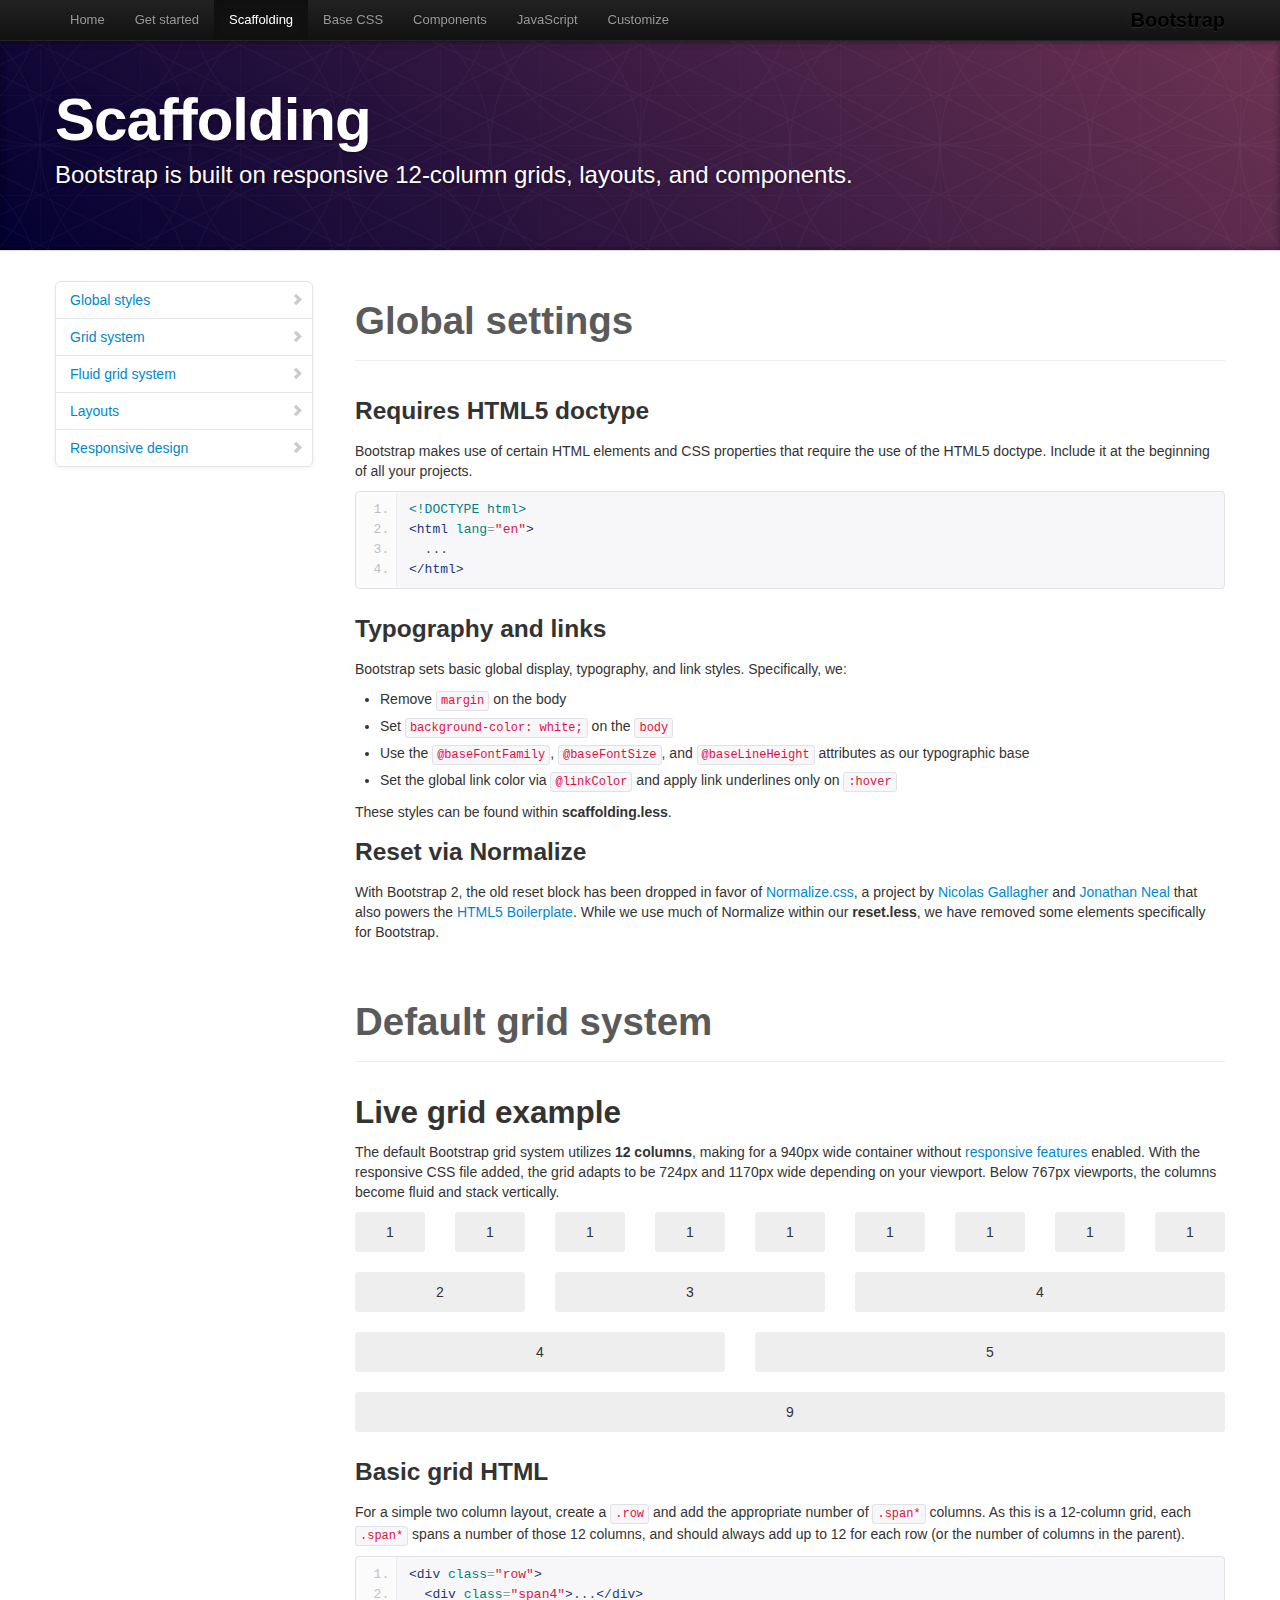
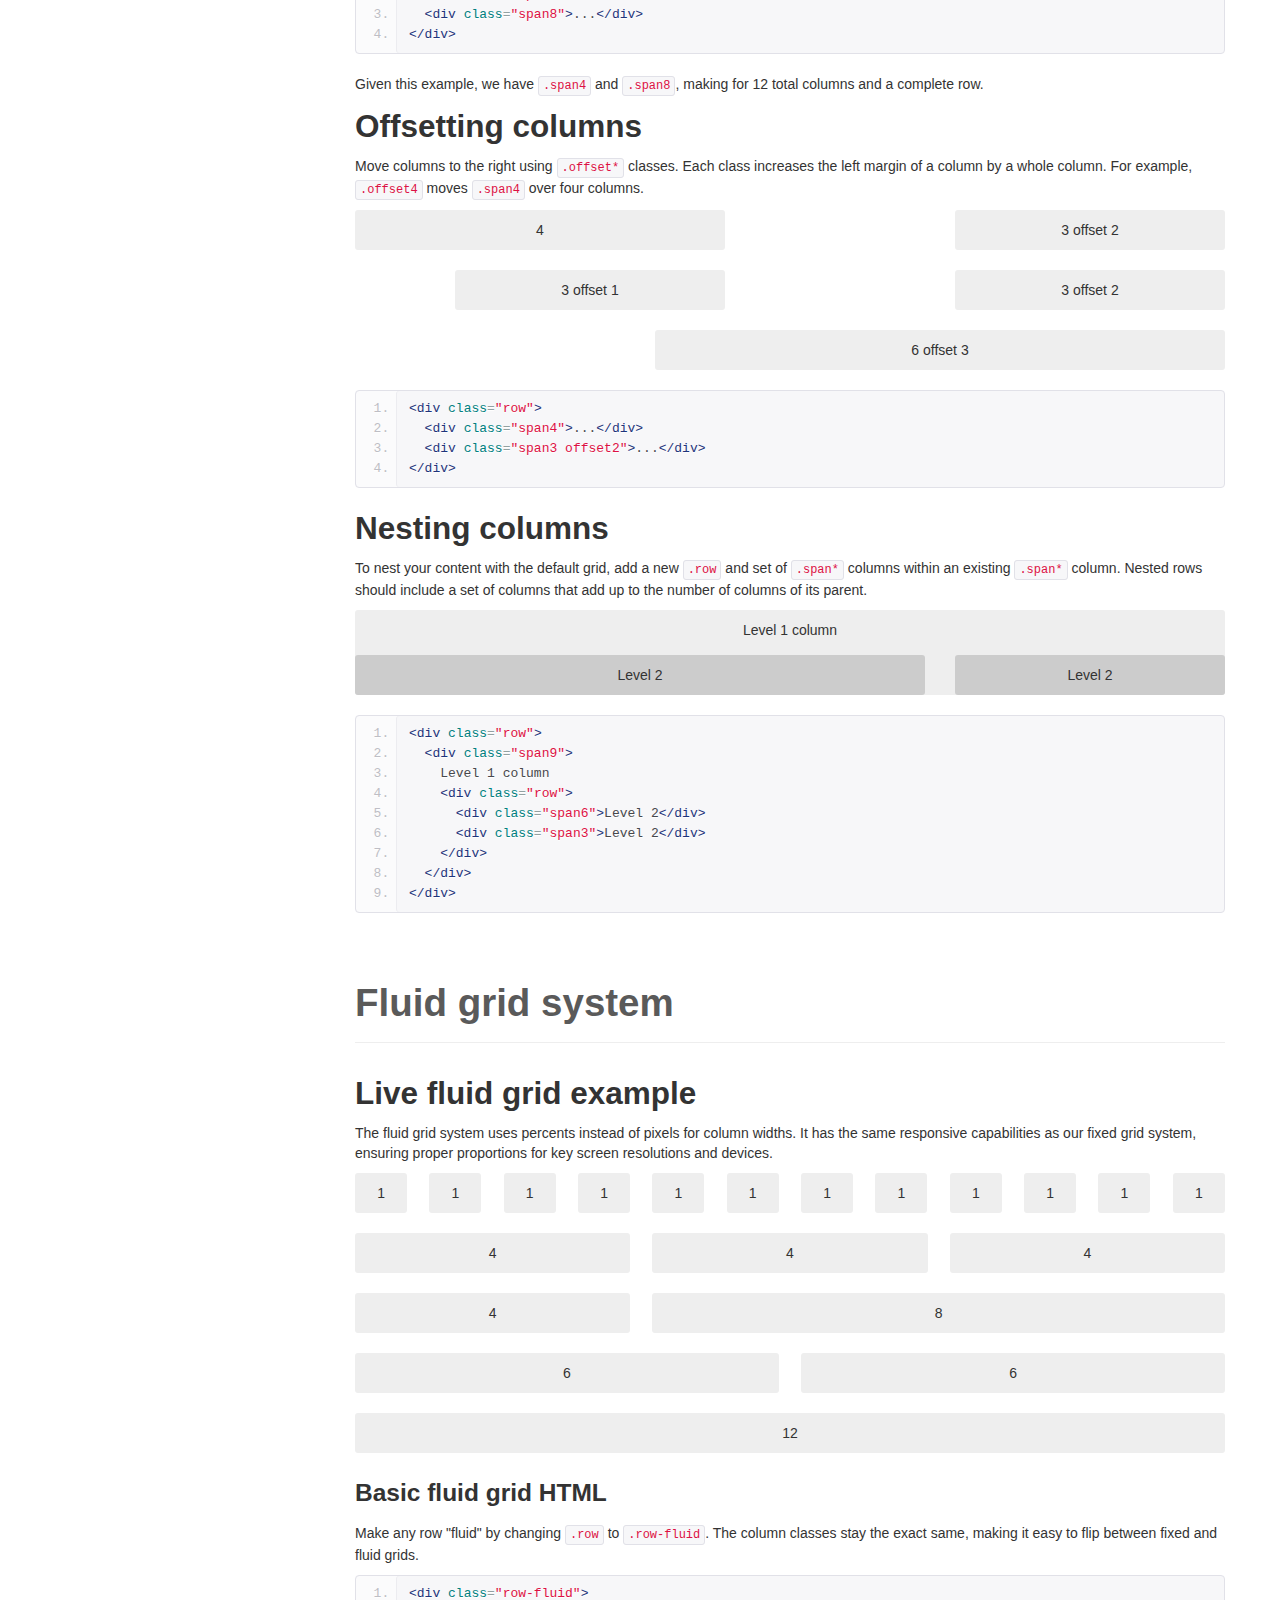
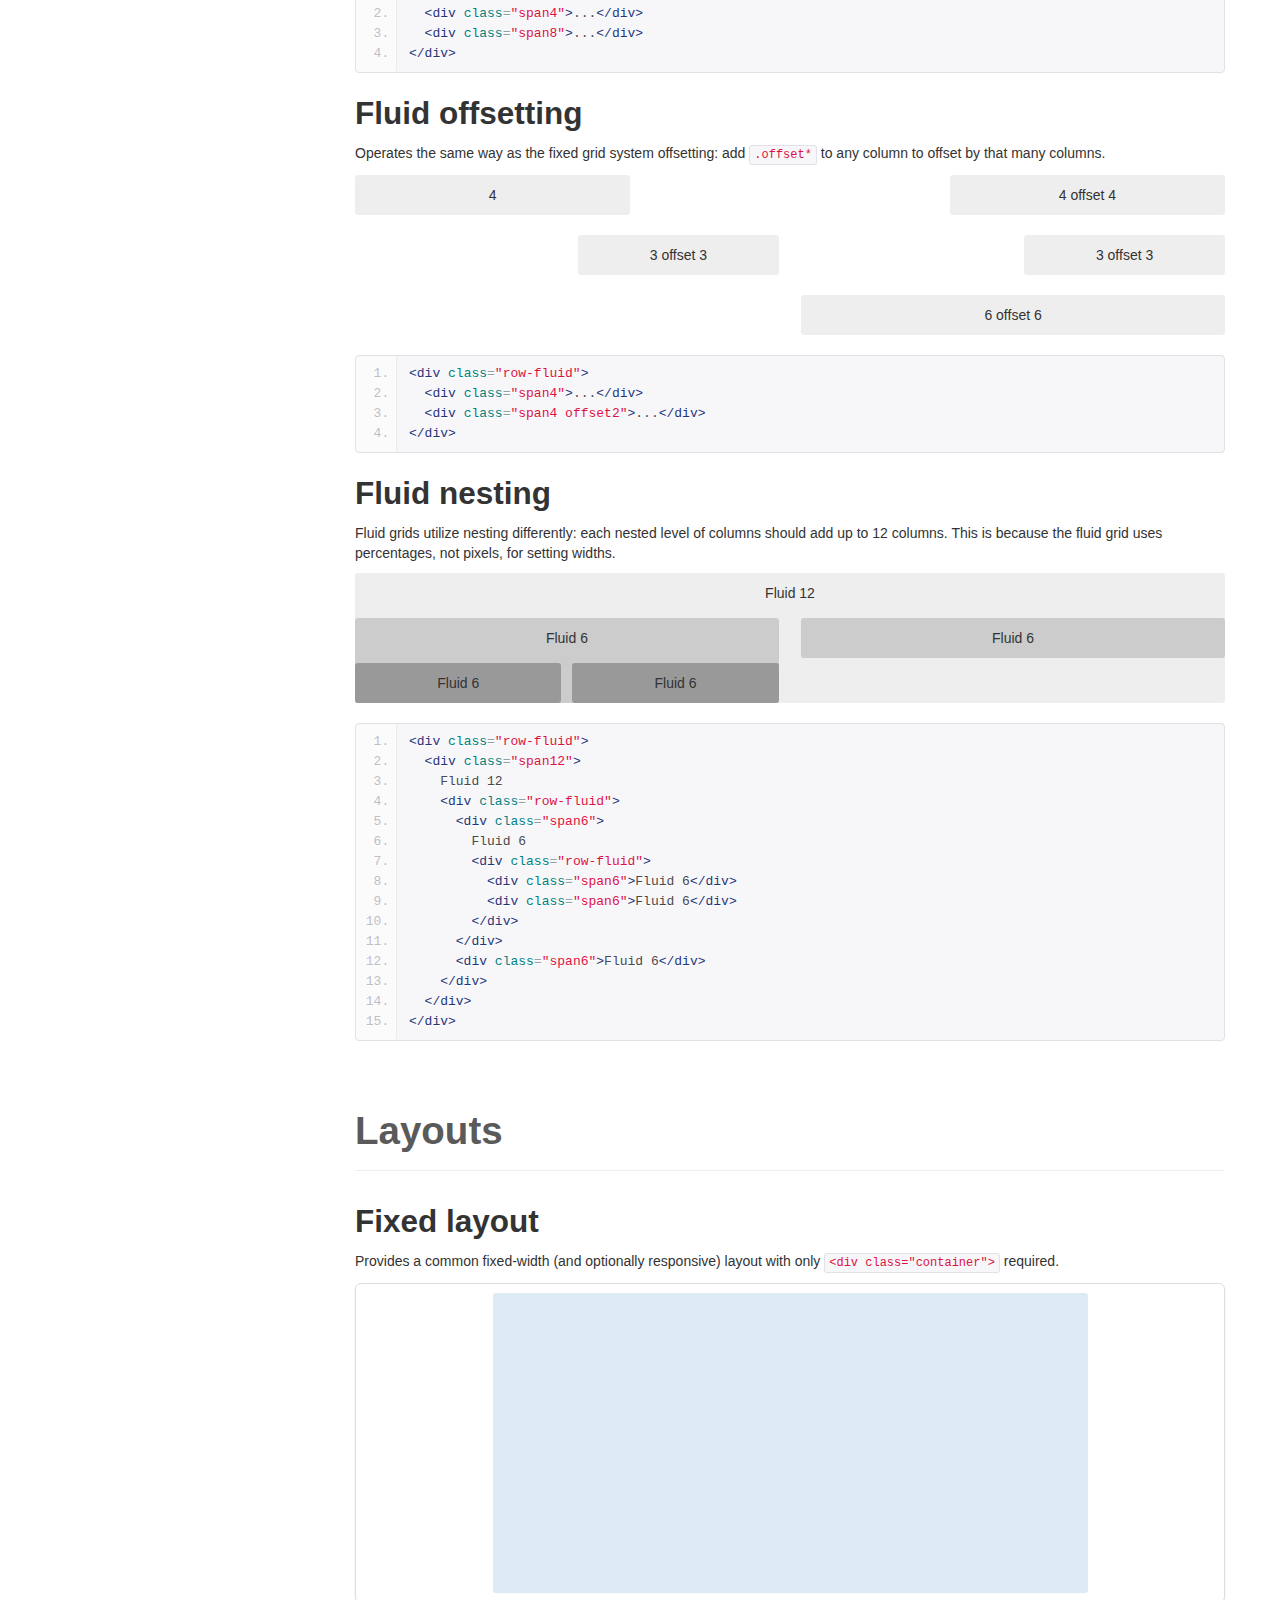
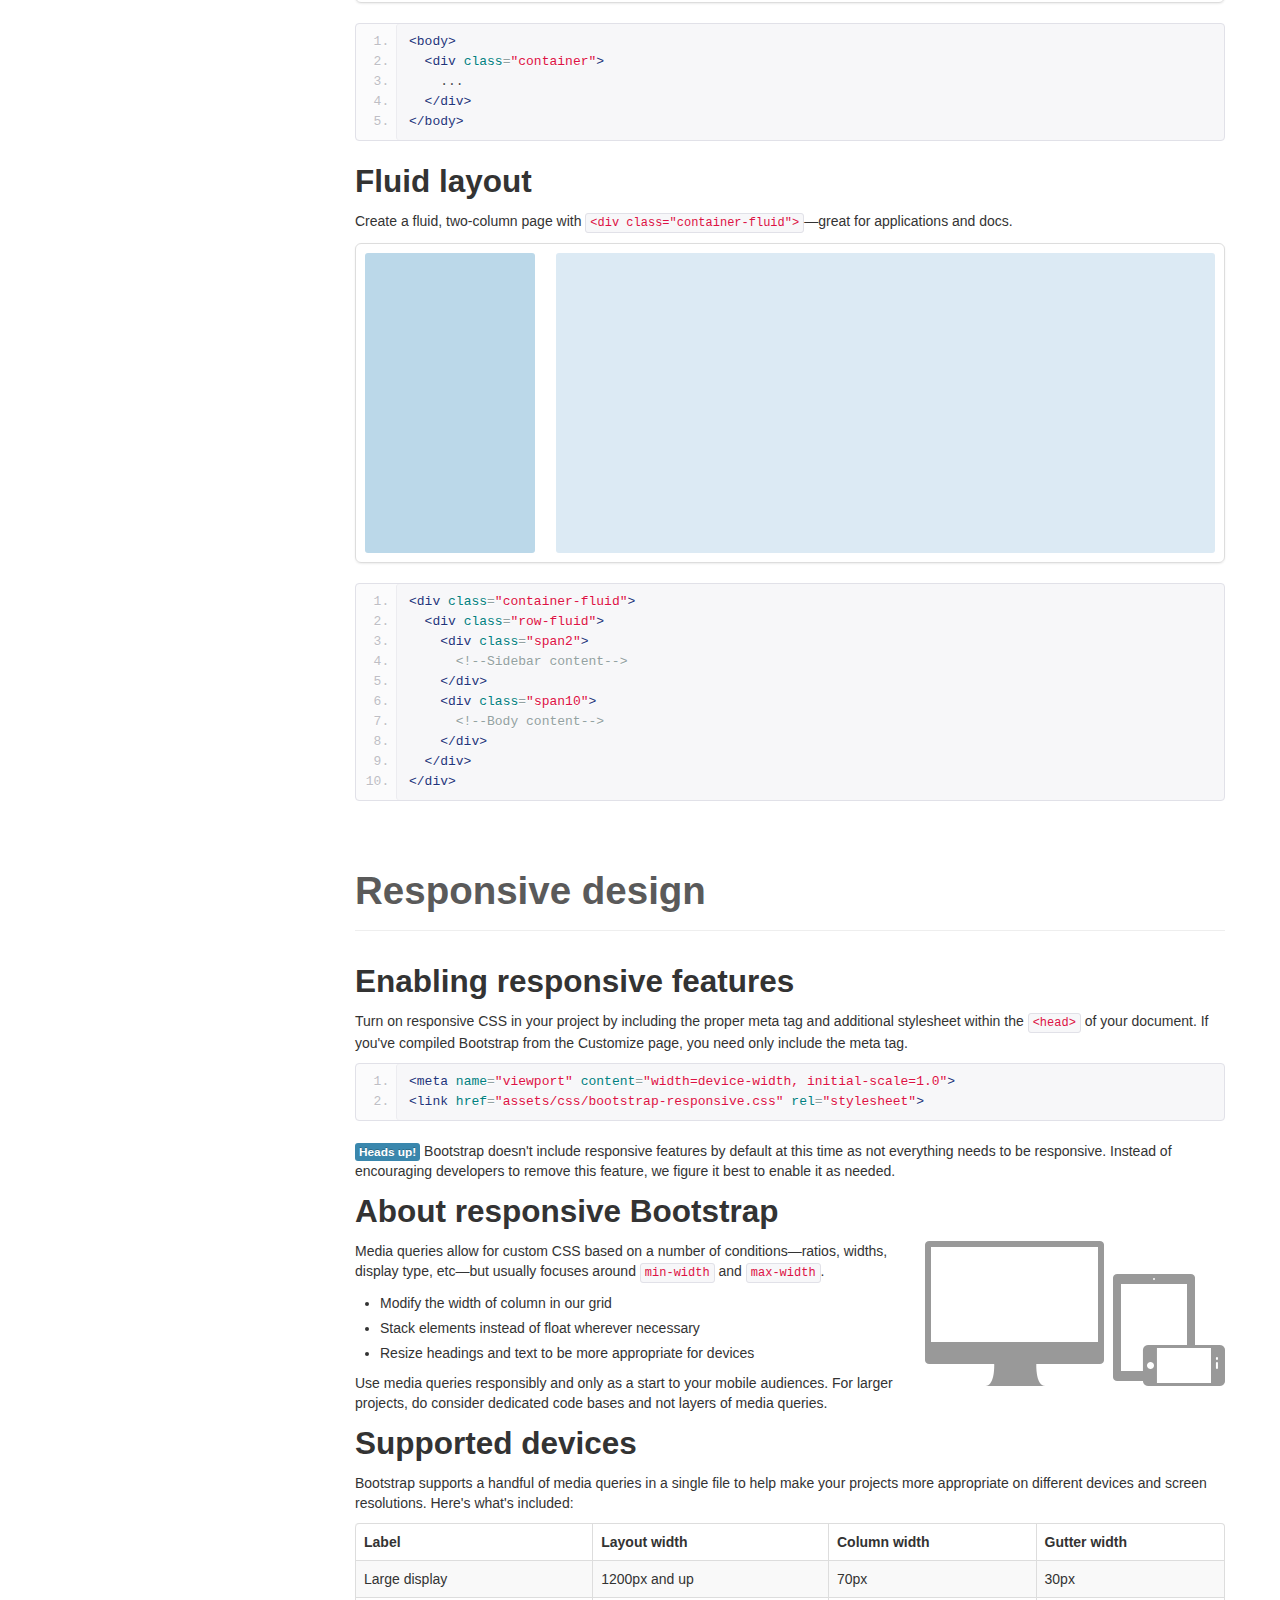
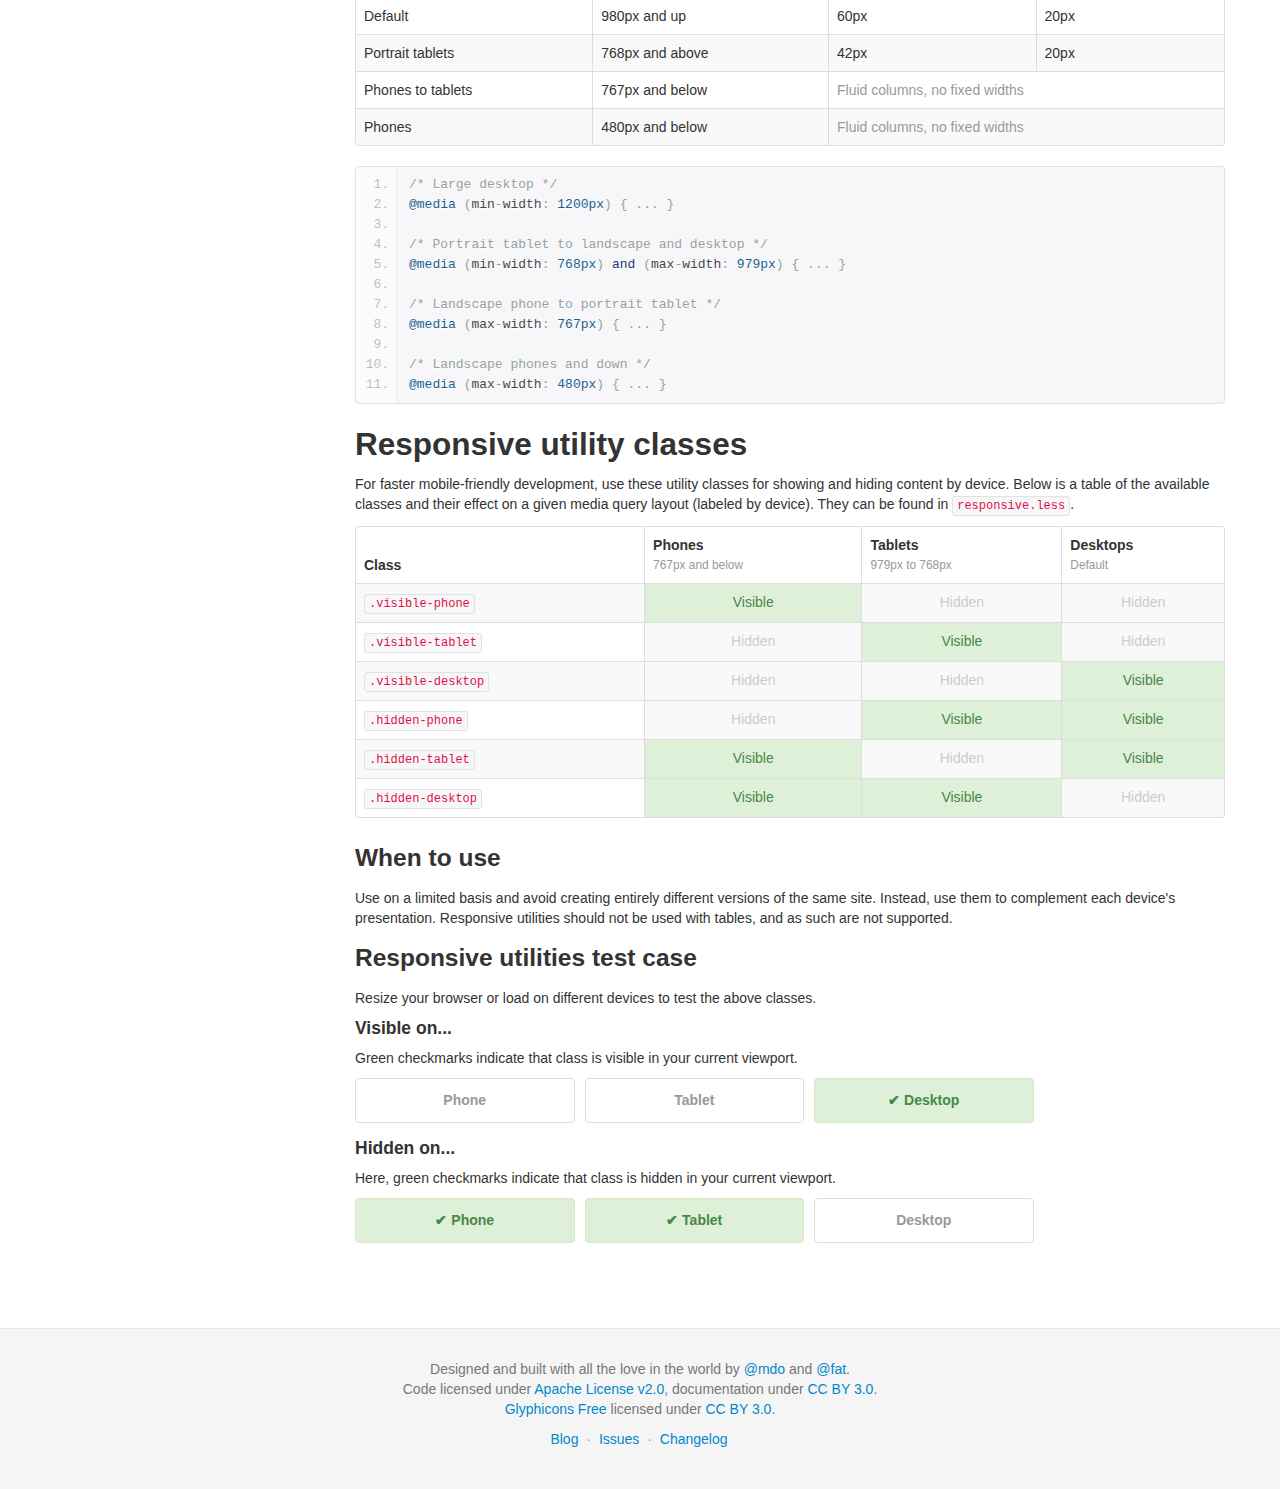
<file: scaffolding.html>
<!DOCTYPE html>
<html lang="en">
  <head>
    <meta charset="utf-8">
    <title>Scaffolding · Bootstrap</title>
    <meta name="viewport" content="width=device-width, initial-scale=1.0">
    <meta name="description" content="">
    <meta name="author" content="">

    <!-- Le styles -->
    <link href="assets/css/bootstrap.css" rel="stylesheet">
    <link href="assets/css/bootstrap-responsive.css" rel="stylesheet">
    <link href="assets/css/docs.css" rel="stylesheet">
    <link href="assets/js/google-code-prettify/prettify.css" rel="stylesheet">

    <!-- Le HTML5 shim, for IE6-8 support of HTML5 elements -->
    <!--[if lt IE 9]>
      <script src="assets/js/html5shiv.js"></script>
    <![endif]-->

    <!-- Le fav and touch icons -->
    <link rel="apple-touch-icon-precomposed" sizes="144x144" href="assets/ico/apple-touch-icon-144-precomposed.png">
    <link rel="apple-touch-icon-precomposed" sizes="114x114" href="assets/ico/apple-touch-icon-114-precomposed.png">
      <link rel="apple-touch-icon-precomposed" sizes="72x72" href="assets/ico/apple-touch-icon-72-precomposed.png">
                    <link rel="apple-touch-icon-precomposed" href="assets/ico/apple-touch-icon-57-precomposed.png">
                                   <link rel="shortcut icon" href="assets/ico/favicon.png">

    <script type="text/javascript">
      var _gaq = _gaq || [];
      _gaq.push(['_setAccount', 'UA-146052-10']);
      _gaq.push(['_trackPageview']);
      (function() {
        var ga = document.createElement('script'); ga.type = 'text/javascript'; ga.async = true;
        ga.src = ('https:' == document.location.protocol ? 'https://ssl' : 'http://www') + '.google-analytics.com/ga.js';
        var s = document.getElementsByTagName('script')[0]; s.parentNode.insertBefore(ga, s);
      })();
    </script>
  </head>

  <body data-spy="scroll" data-target=".bs-docs-sidebar">

    <!-- Navbar
    ================================================== -->
    <div class="navbar navbar-inverse navbar-fixed-top">
      <div class="navbar-inner">
        <div class="container">
          <button type="button" class="btn btn-navbar" data-toggle="collapse" data-target=".nav-collapse">
            <span class="icon-bar"></span>
            <span class="icon-bar"></span>
            <span class="icon-bar"></span>
          </button>
          <a class="brand" href="./index.html">Bootstrap</a>
          <div class="nav-collapse collapse">
            <ul class="nav">
              <li class="">
                <a href="./index.html">Home</a>
              </li>
              <li class="">
                <a href="./getting-started.html">Get started</a>
              </li>
              <li class="active">
                <a href="./scaffolding.html">Scaffolding</a>
              </li>
              <li class="">
                <a href="./base-css.html">Base CSS</a>
              </li>
              <li class="">
                <a href="./components.html">Components</a>
              </li>
              <li class="">
                <a href="./javascript.html">JavaScript</a>
              </li>
              <li class="">
                <a href="./customize.html">Customize</a>
              </li>
            </ul>
          </div>
        </div>
      </div>
    </div>

<!-- Subhead
================================================== -->
<header class="jumbotron subhead" id="overview">
  <div class="container">
    <h1>Scaffolding</h1>
    <p class="lead">Bootstrap is built on responsive 12-column grids, layouts, and components.</p>
  </div>
</header>

  <div class="container">

    <!-- Docs nav
    ================================================== -->
    <div class="row">
      <div class="span3 bs-docs-sidebar">
        <ul class="nav nav-list bs-docs-sidenav">
          <li><a href="#global"><i class="icon-chevron-right"></i> Global styles</a></li>
          <li><a href="#gridSystem"><i class="icon-chevron-right"></i> Grid system</a></li>
          <li><a href="#fluidGridSystem"><i class="icon-chevron-right"></i> Fluid grid system</a></li>
          <li><a href="#layouts"><i class="icon-chevron-right"></i> Layouts</a></li>
          <li><a href="#responsive"><i class="icon-chevron-right"></i> Responsive design</a></li>
        </ul>
      </div>
      <div class="span9">



        <!-- Global Bootstrap settings
        ================================================== -->
        <section id="global">
          <div class="page-header">
            <h1>Global settings</h1>
          </div>

          <h3>Requires HTML5 doctype</h3>
          <p>Bootstrap makes use of certain HTML elements and CSS properties that require the use of the HTML5 doctype. Include it at the beginning of all your projects.</p>
<pre class="prettyprint linenums">
&lt;!DOCTYPE html&gt;
&lt;html lang="en"&gt;
  ...
&lt;/html&gt;
</pre>

          <h3>Typography and links</h3>
          <p>Bootstrap sets basic global display, typography, and link styles. Specifically, we:</p>
          <ul>
            <li>Remove <code>margin</code> on the body</li>
            <li>Set <code>background-color: white;</code> on the <code>body</code></li>
            <li>Use the <code>@baseFontFamily</code>, <code>@baseFontSize</code>, and <code>@baseLineHeight</code> attributes as our typographic base</li>
            <li>Set the global link color via <code>@linkColor</code> and apply link underlines only on <code>:hover</code></li>
          </ul>
          <p>These styles can be found within <strong>scaffolding.less</strong>.</p>

          <h3>Reset via Normalize</h3>
          <p>With Bootstrap 2, the old reset block has been dropped in favor of <a href="http://necolas.github.com/normalize.css/" target="_blank">Normalize.css</a>, a project by <a href="http://twitter.com/necolas" target="_blank">Nicolas Gallagher</a> and <a href="http://twitter.com/jon_neal" target="_blank">Jonathan Neal</a> that also powers the <a href="http://html5boilerplate.com" target="_blank">HTML5 Boilerplate</a>. While we use much of Normalize within our <strong>reset.less</strong>, we have removed some elements specifically for Bootstrap.</p>

        </section>




        <!-- Grid system
        ================================================== -->
        <section id="gridSystem">
          <div class="page-header">
            <h1>Default grid system</h1>
          </div>

          <h2>Live grid example</h2>
          <p>The default Bootstrap grid system utilizes <strong>12 columns</strong>, making for a 940px wide container without <a href="./scaffolding.html#responsive">responsive features</a> enabled. With the responsive CSS file added, the grid adapts to be 724px and 1170px wide depending on your viewport. Below 767px viewports, the columns become fluid and stack vertically.</p>
          <div class="bs-docs-grid">
            <div class="row show-grid">
              <div class="span1">1</div>
              <div class="span1">1</div>
              <div class="span1">1</div>
              <div class="span1">1</div>
              <div class="span1">1</div>
              <div class="span1">1</div>
              <div class="span1">1</div>
              <div class="span1">1</div>
              <div class="span1">1</div>
            </div>
            <div class="row show-grid">
              <div class="span2">2</div>
              <div class="span3">3</div>
              <div class="span4">4</div>
            </div>
            <div class="row show-grid">
              <div class="span4">4</div>
              <div class="span5">5</div>
            </div>
            <div class="row show-grid">
              <div class="span9">9</div>
            </div>
          </div>

          <h3>Basic grid HTML</h3>
          <p>For a simple two column layout, create a <code>.row</code> and add the appropriate number of <code>.span*</code> columns. As this is a 12-column grid, each <code>.span*</code> spans a number of those 12 columns, and should always add up to 12 for each row (or the number of columns in the parent).</p>
<pre class="prettyprint linenums">
&lt;div class="row"&gt;
  &lt;div class="span4"&gt;...&lt;/div&gt;
  &lt;div class="span8"&gt;...&lt;/div&gt;
&lt;/div&gt;
</pre>
          <p>Given this example, we have <code>.span4</code> and <code>.span8</code>, making for 12 total columns and a complete row.</p>

          <h2>Offsetting columns</h2>
          <p>Move columns to the right using <code>.offset*</code> classes. Each class increases the left margin of a column by a whole column. For example, <code>.offset4</code> moves <code>.span4</code> over four columns.</p>
          <div class="bs-docs-grid">
            <div class="row show-grid">
              <div class="span4">4</div>
              <div class="span3 offset2">3 offset 2</div>
            </div><!-- /row -->
            <div class="row show-grid">
              <div class="span3 offset1">3 offset 1</div>
              <div class="span3 offset2">3 offset 2</div>
            </div><!-- /row -->
            <div class="row show-grid">
              <div class="span6 offset3">6 offset 3</div>
            </div><!-- /row -->
          </div>
<pre class="prettyprint linenums">
&lt;div class="row"&gt;
  &lt;div class="span4"&gt;...&lt;/div&gt;
  &lt;div class="span3 offset2"&gt;...&lt;/div&gt;
&lt;/div&gt;
</pre>

          <h2>Nesting columns</h2>
          <p>To nest your content with the default grid, add a new <code>.row</code> and set of <code>.span*</code> columns within an existing <code>.span*</code> column. Nested rows should include a set of columns that add up to the number of columns of its parent.</p>
          <div class="row show-grid">
            <div class="span9">
              Level 1 column
              <div class="row show-grid">
                <div class="span6">
                  Level 2
                </div>
                <div class="span3">
                  Level 2
                </div>
              </div>
            </div>
          </div>
<pre class="prettyprint linenums">
&lt;div class="row"&gt;
  &lt;div class="span9"&gt;
    Level 1 column
    &lt;div class="row"&gt;
      &lt;div class="span6"&gt;Level 2&lt;/div&gt;
      &lt;div class="span3"&gt;Level 2&lt;/div&gt;
    &lt;/div&gt;
  &lt;/div&gt;
&lt;/div&gt;
</pre>
        </section>



        <!-- Fluid grid system
        ================================================== -->
        <section id="fluidGridSystem">
          <div class="page-header">
            <h1>Fluid grid system</h1>
          </div>

          <h2>Live fluid grid example</h2>
          <p>The fluid grid system uses percents instead of pixels for column widths. It has the same responsive capabilities as our fixed grid system, ensuring proper proportions for key screen resolutions and devices.</p>
          <div class="bs-docs-grid">
            <div class="row-fluid show-grid">
              <div class="span1">1</div>
              <div class="span1">1</div>
              <div class="span1">1</div>
              <div class="span1">1</div>
              <div class="span1">1</div>
              <div class="span1">1</div>
              <div class="span1">1</div>
              <div class="span1">1</div>
              <div class="span1">1</div>
              <div class="span1">1</div>
              <div class="span1">1</div>
              <div class="span1">1</div>
            </div>
            <div class="row-fluid show-grid">
              <div class="span4">4</div>
              <div class="span4">4</div>
              <div class="span4">4</div>
            </div>
            <div class="row-fluid show-grid">
              <div class="span4">4</div>
              <div class="span8">8</div>
            </div>
            <div class="row-fluid show-grid">
              <div class="span6">6</div>
              <div class="span6">6</div>
            </div>
            <div class="row-fluid show-grid">
              <div class="span12">12</div>
            </div>
          </div>

          <h3>Basic fluid grid HTML</h3>
          <p>Make any row "fluid" by changing <code>.row</code> to <code>.row-fluid</code>. The column classes stay the exact same, making it easy to flip between fixed and fluid grids.</p>
<pre class="prettyprint linenums">
&lt;div class="row-fluid"&gt;
  &lt;div class="span4"&gt;...&lt;/div&gt;
  &lt;div class="span8"&gt;...&lt;/div&gt;
&lt;/div&gt;
</pre>

          <h2>Fluid offsetting</h2>
          <p>Operates the same way as the fixed grid system offsetting: add <code>.offset*</code> to any column to offset by that many columns.</p>
          <div class="bs-docs-grid">
            <div class="row-fluid show-grid">
              <div class="span4">4</div>
              <div class="span4 offset4">4 offset 4</div>
            </div><!-- /row -->
            <div class="row-fluid show-grid">
              <div class="span3 offset3">3 offset 3</div>
              <div class="span3 offset3">3 offset 3</div>
            </div><!-- /row -->
            <div class="row-fluid show-grid">
              <div class="span6 offset6">6 offset 6</div>
            </div><!-- /row -->
          </div>
<pre class="prettyprint linenums">
&lt;div class="row-fluid"&gt;
  &lt;div class="span4"&gt;...&lt;/div&gt;
  &lt;div class="span4 offset2"&gt;...&lt;/div&gt;
&lt;/div&gt;
</pre>

          <h2>Fluid nesting</h2>
          <p>Fluid grids utilize nesting differently: each nested level of columns should add up to 12 columns. This is because the fluid grid uses percentages, not pixels, for setting widths.</p>
          <div class="row-fluid show-grid">
            <div class="span12">
              Fluid 12
              <div class="row-fluid show-grid">
                <div class="span6">
                  Fluid 6
                  <div class="row-fluid show-grid">
                    <div class="span6">
                      Fluid 6
                    </div>
                    <div class="span6">
                      Fluid 6
                    </div>
                  </div>
                </div>
                <div class="span6">
                  Fluid 6
                </div>
              </div>
            </div>
          </div>
<pre class="prettyprint linenums">
&lt;div class="row-fluid"&gt;
  &lt;div class="span12"&gt;
    Fluid 12
    &lt;div class="row-fluid"&gt;
      &lt;div class="span6"&gt;
        Fluid 6
        &lt;div class="row-fluid"&gt;
          &lt;div class="span6"&gt;Fluid 6&lt;/div&gt;
          &lt;div class="span6"&gt;Fluid 6&lt;/div&gt;
        &lt;/div&gt;
      &lt;/div&gt;
      &lt;div class="span6"&gt;Fluid 6&lt;/div&gt;
    &lt;/div&gt;
  &lt;/div&gt;
&lt;/div&gt;
</pre>

        </section>




        <!-- Layouts (Default and fluid)
        ================================================== -->
        <section id="layouts">
          <div class="page-header">
            <h1>Layouts</h1>
          </div>

          <h2>Fixed layout</h2>
          <p>Provides a common fixed-width (and optionally responsive) layout with only <code>&lt;div class="container"&gt;</code> required.</p>
          <div class="mini-layout">
            <div class="mini-layout-body"></div>
          </div>
<pre class="prettyprint linenums">
&lt;body&gt;
  &lt;div class="container"&gt;
    ...
  &lt;/div&gt;
&lt;/body&gt;
</pre>

          <h2>Fluid layout</h2>
          <p>Create a fluid, two-column page with <code>&lt;div class="container-fluid"&gt;</code>&mdash;great for applications and docs.</p>
          <div class="mini-layout fluid">
            <div class="mini-layout-sidebar"></div>
            <div class="mini-layout-body"></div>
          </div>
<pre class="prettyprint linenums">
&lt;div class="container-fluid"&gt;
  &lt;div class="row-fluid"&gt;
    &lt;div class="span2"&gt;
      &lt;!--Sidebar content--&gt;
    &lt;/div&gt;
    &lt;div class="span10"&gt;
      &lt;!--Body content--&gt;
    &lt;/div&gt;
  &lt;/div&gt;
&lt;/div&gt;
</pre>
        </section>




        <!-- Responsive design
        ================================================== -->
        <section id="responsive">
          <div class="page-header">
            <h1>Responsive design</h1>
          </div>

          <h2>Enabling responsive features</h2>
          <p>Turn on responsive CSS in your project by including the proper meta tag and additional stylesheet within the <code>&lt;head&gt;</code> of your document. If you've compiled Bootstrap from the Customize page, you need only include the meta tag.</p>
<pre class="prettyprint linenums">
&lt;meta name="viewport" content="width=device-width, initial-scale=1.0"&gt;
&lt;link href="assets/css/bootstrap-responsive.css" rel="stylesheet"&gt;
</pre>
          <p><span class="label label-info">Heads up!</span>  Bootstrap doesn't include responsive features by default at this time as not everything needs to be responsive. Instead of encouraging developers to remove this feature, we figure it best to enable it as needed.</p>

          <h2>About responsive Bootstrap</h2>
          <img src="assets/img/responsive-illustrations.png" alt="Responsive devices" style="float: right; margin: 0 0 20px 20px;">
          <p>Media queries allow for custom CSS based on a number of conditions&mdash;ratios, widths, display type, etc&mdash;but usually focuses around <code>min-width</code> and <code>max-width</code>.</p>
          <ul>
            <li>Modify the width of column in our grid</li>
            <li>Stack elements instead of float wherever necessary</li>
            <li>Resize headings and text to be more appropriate for devices</li>
          </ul>
          <p>Use media queries responsibly and only as a start to your mobile audiences. For larger projects, do consider dedicated code bases and not layers of media queries.</p>

          <h2>Supported devices</h2>
          <p>Bootstrap supports a handful of media queries in a single file to help make your projects more appropriate on different devices and screen resolutions. Here's what's included:</p>
          <table class="table table-bordered table-striped">
            <thead>
              <tr>
                <th>Label</th>
                <th>Layout width</th>
                <th>Column width</th>
                <th>Gutter width</th>
              </tr>
            </thead>
            <tbody>
              <tr>
                <td>Large display</td>
                <td>1200px and up</td>
                <td>70px</td>
                <td>30px</td>
              </tr>
              <tr>
                <td>Default</td>
                <td>980px and up</td>
                <td>60px</td>
                <td>20px</td>
              </tr>
              <tr>
                <td>Portrait tablets</td>
                <td>768px and above</td>
                <td>42px</td>
                <td>20px</td>
              </tr>
              <tr>
                <td>Phones to tablets</td>
                <td>767px and below</td>
                <td class="muted" colspan="2">Fluid columns, no fixed widths</td>
              </tr>
              <tr>
                <td>Phones</td>
                <td>480px and below</td>
                <td class="muted" colspan="2">Fluid columns, no fixed widths</td>
              </tr>
            </tbody>
          </table>
<pre class="prettyprint linenums">
/* Large desktop */
@media (min-width: 1200px) { ... }

/* Portrait tablet to landscape and desktop */
@media (min-width: 768px) and (max-width: 979px) { ... }

/* Landscape phone to portrait tablet */
@media (max-width: 767px) { ... }

/* Landscape phones and down */
@media (max-width: 480px) { ... }
</pre>


          <h2>Responsive utility classes</h2>
          <p>For faster mobile-friendly development, use these utility classes for showing and hiding content by device. Below is a table of the available classes and their effect on a given media query layout (labeled by device). They can be found in <code>responsive.less</code>.</p>
          <table class="table table-bordered table-striped responsive-utilities">
            <thead>
              <tr>
                <th>Class</th>
                <th>Phones <small>767px and below</small></th>
                <th>Tablets <small>979px to 768px</small></th>
                <th>Desktops <small>Default</small></th>
              </tr>
            </thead>
            <tbody>
              <tr>
                <th><code>.visible-phone</code></th>
                <td class="is-visible">Visible</td>
                <td class="is-hidden">Hidden</td>
                <td class="is-hidden">Hidden</td>
              </tr>
              <tr>
                <th><code>.visible-tablet</code></th>
                <td class="is-hidden">Hidden</td>
                <td class="is-visible">Visible</td>
                <td class="is-hidden">Hidden</td>
              </tr>
              <tr>
                <th><code>.visible-desktop</code></th>
                <td class="is-hidden">Hidden</td>
                <td class="is-hidden">Hidden</td>
                <td class="is-visible">Visible</td>
              </tr>
              <tr>
                <th><code>.hidden-phone</code></th>
                <td class="is-hidden">Hidden</td>
                <td class="is-visible">Visible</td>
                <td class="is-visible">Visible</td>
              </tr>
              <tr>
                <th><code>.hidden-tablet</code></th>
                <td class="is-visible">Visible</td>
                <td class="is-hidden">Hidden</td>
                <td class="is-visible">Visible</td>
              </tr>
              <tr>
                <th><code>.hidden-desktop</code></th>
                <td class="is-visible">Visible</td>
                <td class="is-visible">Visible</td>
                <td class="is-hidden">Hidden</td>
              </tr>
            </tbody>
          </table>

          <h3>When to use</h3>
          <p>Use on a limited basis and avoid creating entirely different versions of the same site. Instead, use them to complement each device's presentation. Responsive utilities should not be used with tables, and as such are not supported.</p>

          <h3>Responsive utilities test case</h3>
          <p>Resize your browser or load on different devices to test the above classes.</p>
          <h4>Visible on...</h4>
          <p>Green checkmarks indicate that class is visible in your current viewport.</p>
          <ul class="responsive-utilities-test">
            <li>Phone<span class="visible-phone">&#10004; Phone</span></li>
            <li>Tablet<span class="visible-tablet">&#10004; Tablet</span></li>
            <li>Desktop<span class="visible-desktop">&#10004; Desktop</span></li>
          </ul>
          <h4>Hidden on...</h4>
          <p>Here, green checkmarks indicate that class is hidden in your current viewport.</p>
          <ul class="responsive-utilities-test hidden-on">
            <li>Phone<span class="hidden-phone">&#10004; Phone</span></li>
            <li>Tablet<span class="hidden-tablet">&#10004; Tablet</span></li>
            <li>Desktop<span class="hidden-desktop">&#10004; Desktop</span></li>
          </ul>

        </section>



      </div>
    </div>

  </div>



    <!-- Footer
    ================================================== -->
    <footer class="footer">
      <div class="container">
        <p>Designed and built with all the love in the world by <a href="http://twitter.com/mdo" target="_blank">@mdo</a> and <a href="http://twitter.com/fat" target="_blank">@fat</a>.</p>
        <p>Code licensed under <a href="http://www.apache.org/licenses/LICENSE-2.0" target="_blank">Apache License v2.0</a>, documentation under <a href="http://creativecommons.org/licenses/by/3.0/">CC BY 3.0</a>.</p>
        <p><a href="http://glyphicons.com">Glyphicons Free</a> licensed under <a href="http://creativecommons.org/licenses/by/3.0/">CC BY 3.0</a>.</p>
        <ul class="footer-links">
          <li><a href="http://blog.getbootstrap.com">Blog</a></li>
          <li class="muted">&middot;</li>
          <li><a href="https://github.com/twitter/bootstrap/issues?state=open">Issues</a></li>
          <li class="muted">&middot;</li>
          <li><a href="https://github.com/twitter/bootstrap/blob/master/CHANGELOG.md">Changelog</a></li>
        </ul>
      </div>
    </footer>



    <!-- Le javascript
    ================================================== -->
    <!-- Placed at the end of the document so the pages load faster -->
    <script type="text/javascript" src="http://platform.twitter.com/widgets.js"></script>
    <script src="assets/js/jquery.js"></script>
    <script src="assets/js/bootstrap-transition.js"></script>
    <script src="assets/js/bootstrap-alert.js"></script>
    <script src="assets/js/bootstrap-modal.js"></script>
    <script src="assets/js/bootstrap-dropdown.js"></script>
    <script src="assets/js/bootstrap-scrollspy.js"></script>
    <script src="assets/js/bootstrap-tab.js"></script>
    <script src="assets/js/bootstrap-tooltip.js"></script>
    <script src="assets/js/bootstrap-popover.js"></script>
    <script src="assets/js/bootstrap-button.js"></script>
    <script src="assets/js/bootstrap-collapse.js"></script>
    <script src="assets/js/bootstrap-carousel.js"></script>
    <script src="assets/js/bootstrap-typeahead.js"></script>
    <script src="assets/js/bootstrap-affix.js"></script>

    <script src="assets/js/holder/holder.js"></script>
    <script src="assets/js/google-code-prettify/prettify.js"></script>

    <script src="assets/js/application.js"></script>


    <!-- Analytics
    ================================================== -->
    <script>
      var _gauges = _gauges || [];
      (function() {
        var t   = document.createElement('script');
        t.type  = 'text/javascript';
        t.async = true;
        t.id    = 'gauges-tracker';
        t.setAttribute('data-site-id', '4f0dc9fef5a1f55508000013');
        t.src = '//secure.gaug.es/track.js';
        var s = document.getElementsByTagName('script')[0];
        s.parentNode.insertBefore(t, s);
      })();
    </script>

  </body>
</html>
</file>
<file: assets/css/owndesign.css>
/*!
 *	own ccs styling sheet
 *
 */

.free-buttons {
    float: right;
}

#validateButton,
#extend-button {
    float: none;
}

#btn-group {
    width: 100px;
}

#datepicker {
    width: 60px;
}

#taskName {
    width: 40%;
    min-width: 100px;
    max-width: 600px;
}

.formfields{
}

hr{
    margin-top: 0px;
}

.modal-header{
    color: #C64A48;
}

.ok-button{
    
}
</file>
<file: assets/js/google-code-prettify/prettify.css>
.com { color: #93a1a1; }
.lit { color: #195f91; }
.pun, .opn, .clo { color: #93a1a1; }
.fun { color: #dc322f; }
.str, .atv { color: #D14; }
.kwd, .prettyprint .tag { color: #1e347b; }
.typ, .atn, .dec, .var { color: teal; }
.pln { color: #48484c; }

.prettyprint {
  padding: 8px;
  background-color: #f7f7f9;
  border: 1px solid #e1e1e8;
}
.prettyprint.linenums {
  -webkit-box-shadow: inset 40px 0 0 #fbfbfc, inset 41px 0 0 #ececf0;
     -moz-box-shadow: inset 40px 0 0 #fbfbfc, inset 41px 0 0 #ececf0;
          box-shadow: inset 40px 0 0 #fbfbfc, inset 41px 0 0 #ececf0;
}

/* Specify class=linenums on a pre to get line numbering */
ol.linenums {
  margin: 0 0 0 33px; /* IE indents via margin-left */
}
ol.linenums li {
  padding-left: 12px;
  color: #bebec5;
  line-height: 20px;
  text-shadow: 0 1px 0 #fff;
}
</file>
<file: assets/css/docs.css>
/* Add additional stylesheets below
-------------------------------------------------- */
/*
  Bootstrap's documentation styles
  Special styles for presenting Bootstrap's documentation and examples
*/



/* Body and structure
-------------------------------------------------- */

body {
  position: relative;
  padding-top: 40px;
}

/* Code in headings */
h3 code {
  font-size: 14px;
  font-weight: normal;
}



/* Tweak navbar brand link to be super sleek
-------------------------------------------------- */

body > .navbar {
  font-size: 13px;
}

/* Change the docs' brand */
body > .navbar .brand {
  padding-right: 0;
  padding-left: 0;
  margin-left: 20px;
  float: right;
  font-weight: bold;
  color: #000;
  text-shadow: 0 1px 0 rgba(255,255,255,.1), 0 0 30px rgba(255,255,255,.125);
  -webkit-transition: all .2s linear;
     -moz-transition: all .2s linear;
          transition: all .2s linear;
}
body > .navbar .brand:hover {
  text-decoration: none;
  text-shadow: 0 1px 0 rgba(255,255,255,.1), 0 0 30px rgba(255,255,255,.4);
}


/* Sections
-------------------------------------------------- */

/* padding for in-page bookmarks and fixed navbar */
section {
  padding-top: 30px;
}
section > .page-header,
section > .lead {
  color: #5a5a5a;
}
section > ul li {
  margin-bottom: 5px;
}

/* Separators (hr) */
.bs-docs-separator {
  margin: 40px 0 39px;
}

/* Faded out hr */
hr.soften {
  height: 1px;
  margin: 70px 0;
  background-image: -webkit-linear-gradient(left, rgba(0,0,0,0), rgba(0,0,0,.1), rgba(0,0,0,0));
  background-image:    -moz-linear-gradient(left, rgba(0,0,0,0), rgba(0,0,0,.1), rgba(0,0,0,0));
  background-image:     -ms-linear-gradient(left, rgba(0,0,0,0), rgba(0,0,0,.1), rgba(0,0,0,0));
  background-image:      -o-linear-gradient(left, rgba(0,0,0,0), rgba(0,0,0,.1), rgba(0,0,0,0));
  border: 0;
}



/* Jumbotrons
-------------------------------------------------- */

/* Base class
------------------------- */
.jumbotron {
  position: relative;
  padding: 40px 0;
  color: #fff;
  text-align: center;
  text-shadow: 0 1px 3px rgba(0,0,0,.4), 0 0 30px rgba(0,0,0,.075);
  background: #020031; /* Old browsers */
  background: -moz-linear-gradient(45deg,  #020031 0%, #6d3353 100%); /* FF3.6+ */
  background: -webkit-gradient(linear, left bottom, right top, color-stop(0%,#020031), color-stop(100%,#6d3353)); /* Chrome,Safari4+ */
  background: -webkit-linear-gradient(45deg,  #020031 0%,#6d3353 100%); /* Chrome10+,Safari5.1+ */
  background: -o-linear-gradient(45deg,  #020031 0%,#6d3353 100%); /* Opera 11.10+ */
  background: -ms-linear-gradient(45deg,  #020031 0%,#6d3353 100%); /* IE10+ */
  background: linear-gradient(45deg,  #020031 0%,#6d3353 100%); /* W3C */
  filter: progid:DXImageTransform.Microsoft.gradient( startColorstr='#020031', endColorstr='#6d3353',GradientType=1 ); /* IE6-9 fallback on horizontal gradient */
  -webkit-box-shadow: inset 0 3px 7px rgba(0,0,0,.2), inset 0 -3px 7px rgba(0,0,0,.2);
     -moz-box-shadow: inset 0 3px 7px rgba(0,0,0,.2), inset 0 -3px 7px rgba(0,0,0,.2);
          box-shadow: inset 0 3px 7px rgba(0,0,0,.2), inset 0 -3px 7px rgba(0,0,0,.2);
}
.jumbotron h1 {
  font-size: 80px;
  font-weight: bold;
  letter-spacing: -1px;
  line-height: 1;
}
.jumbotron p {
  font-size: 24px;
  font-weight: 300;
  line-height: 1.25;
  margin-bottom: 30px;
}

/* Link styles (used on .masthead-links as well) */
.jumbotron a {
  color: #fff;
  color: rgba(255,255,255,.5);
  -webkit-transition: all .2s ease-in-out;
     -moz-transition: all .2s ease-in-out;
          transition: all .2s ease-in-out;
}
.jumbotron a:hover {
  color: #fff;
  text-shadow: 0 0 10px rgba(255,255,255,.25);
}

/* Download button */
.masthead .btn {
  padding: 19px 24px;
  font-size: 24px;
  font-weight: 200;
  color: #fff; /* redeclare to override the `.jumbotron a` */
  border: 0;
  -webkit-border-radius: 6px;
     -moz-border-radius: 6px;
          border-radius: 6px;
  -webkit-box-shadow: inset 0 1px 0 rgba(255,255,255,.1), 0 1px 5px rgba(0,0,0,.25);
     -moz-box-shadow: inset 0 1px 0 rgba(255,255,255,.1), 0 1px 5px rgba(0,0,0,.25);
          box-shadow: inset 0 1px 0 rgba(255,255,255,.1), 0 1px 5px rgba(0,0,0,.25);
  -webkit-transition: none;
     -moz-transition: none;
          transition: none;
}
.masthead .btn:hover {
  -webkit-box-shadow: inset 0 1px 0 rgba(255,255,255,.1), 0 1px 5px rgba(0,0,0,.25);
     -moz-box-shadow: inset 0 1px 0 rgba(255,255,255,.1), 0 1px 5px rgba(0,0,0,.25);
          box-shadow: inset 0 1px 0 rgba(255,255,255,.1), 0 1px 5px rgba(0,0,0,.25);
}
.masthead .btn:active {
  -webkit-box-shadow: inset 0 2px 4px rgba(0,0,0,.1), 0 1px 0 rgba(255,255,255,.1);
     -moz-box-shadow: inset 0 2px 4px rgba(0,0,0,.1), 0 1px 0 rgba(255,255,255,.1);
          box-shadow: inset 0 2px 4px rgba(0,0,0,.1), 0 1px 0 rgba(255,255,255,.1);
}


/* Pattern overlay
------------------------- */
.jumbotron .container {
  position: relative;
  z-index: 2;
}
.jumbotron:after {
  content: '';
  display: block;
  position: absolute;
  top: 0;
  right: 0;
  bottom: 0;
  left: 0;
  background: url(../img/bs-docs-masthead-pattern.png) repeat center center;
  opacity: .4;
}
@media
only screen and (-webkit-min-device-pixel-ratio: 2),
only screen and (   min--moz-device-pixel-ratio: 2),
only screen and (     -o-min-device-pixel-ratio: 2/1) {

  .jumbotron:after {
    background-size: 150px 150px;
  }

}

/* Masthead (docs home)
------------------------- */
.masthead {
  padding: 70px 0 80px;
  margin-bottom: 0;
  color: #fff;
}
.masthead h1 {
  font-size: 120px;
  line-height: 1;
  letter-spacing: -2px;
}
.masthead p {
  font-size: 40px;
  font-weight: 200;
  line-height: 1.25;
}

/* Textual links in masthead */
.masthead-links {
  margin: 0;
  list-style: none;
}
.masthead-links li {
  display: inline;
  padding: 0 10px;
  color: rgba(255,255,255,.25);
}

/* Social proof buttons from GitHub & Twitter */
.bs-docs-social {
  padding: 15px 0;
  text-align: center;
  background-color: #f5f5f5;
  border-top: 1px solid #fff;
  border-bottom: 1px solid #ddd;
}

/* Quick links on Home */
.bs-docs-social-buttons {
  margin-left: 0;
  margin-bottom: 0;
  padding-left: 0;
  list-style: none;
}
.bs-docs-social-buttons li {
  display: inline-block;
  padding: 5px 8px;
  line-height: 1;
  *display: inline;
  *zoom: 1;
}

/* Subhead (other pages)
------------------------- */
.subhead {
  text-align: left;
  border-bottom: 1px solid #ddd;
}
.subhead h1 {
  font-size: 60px;
}
.subhead p {
  margin-bottom: 20px;
}
.subhead .navbar {
  display: none;
}



/* Marketing section of Overview
-------------------------------------------------- */

.marketing {
  text-align: center;
  color: #5a5a5a;
}
.marketing h1 {
  margin: 60px 0 10px;
  font-size: 60px;
  font-weight: 200;
  line-height: 1;
  letter-spacing: -1px;
}
.marketing h2 {
  font-weight: 200;
  margin-bottom: 5px;
}
.marketing p {
  font-size: 16px;
  line-height: 1.5;
}
.marketing .marketing-byline {
  margin-bottom: 40px;
  font-size: 20px;
  font-weight: 300;
  line-height: 1.25;
  color: #999;
}
.marketing-img {
  display: block;
  margin: 0 auto 30px;
  max-height: 145px;
}



/* Footer
-------------------------------------------------- */

.footer {
  text-align: center;
  padding: 30px 0;
  margin-top: 70px;
  border-top: 1px solid #e5e5e5;
  background-color: #f5f5f5;
}
.footer p {
  margin-bottom: 0;
  color: #777;
}
.footer-links {
  margin: 10px 0;
}
.footer-links li {
  display: inline;
  padding: 0 2px;
}
.footer-links li:first-child {
  padding-left: 0;
}



/* Special grid styles
-------------------------------------------------- */

.show-grid {
  margin-top: 10px;
  margin-bottom: 20px;
}
.show-grid [class*="span"] {
  background-color: #eee;
  text-align: center;
  -webkit-border-radius: 3px;
     -moz-border-radius: 3px;
          border-radius: 3px;
  min-height: 40px;
  line-height: 40px;
}
.show-grid [class*="span"]:hover {
  background-color: #ddd;
}
.show-grid .show-grid {
  margin-top: 0;
  margin-bottom: 0;
}
.show-grid .show-grid [class*="span"] {
  margin-top: 5px;
}
.show-grid [class*="span"] [class*="span"] {
  background-color: #ccc;
}
.show-grid [class*="span"] [class*="span"] [class*="span"] {
  background-color: #999;
}



/* Mini layout previews
-------------------------------------------------- */
.mini-layout {
  border: 1px solid #ddd;
  -webkit-border-radius: 6px;
     -moz-border-radius: 6px;
          border-radius: 6px;
  -webkit-box-shadow: 0 1px 2px rgba(0,0,0,.075);
     -moz-box-shadow: 0 1px 2px rgba(0,0,0,.075);
          box-shadow: 0 1px 2px rgba(0,0,0,.075);
}
.mini-layout,
.mini-layout .mini-layout-body,
.mini-layout.fluid .mini-layout-sidebar {
  height: 300px;
}
.mini-layout {
  margin-bottom: 20px;
  padding: 9px;
}
.mini-layout div {
  -webkit-border-radius: 3px;
     -moz-border-radius: 3px;
          border-radius: 3px;
}
.mini-layout .mini-layout-body {
  background-color: #dceaf4;
  margin: 0 auto;
  width: 70%;
}
.mini-layout.fluid .mini-layout-sidebar,
.mini-layout.fluid .mini-layout-header,
.mini-layout.fluid .mini-layout-body {
  float: left;
}
.mini-layout.fluid .mini-layout-sidebar {
  background-color: #bbd8e9;
  width: 20%;
}
.mini-layout.fluid .mini-layout-body {
  width: 77.5%;
  margin-left: 2.5%;
}



/* Download page
-------------------------------------------------- */

.download .page-header {
  margin-top: 36px;
}
.page-header .toggle-all {
  margin-top: 5px;
}

/* Space out h3s when following a section */
.download h3 {
  margin-bottom: 5px;
}
.download-builder input + h3,
.download-builder .checkbox + h3 {
  margin-top: 9px;
}

/* Fields for variables */
.download-builder input[type=text] {
  margin-bottom: 9px;
  font-family: Menlo, Monaco, "Courier New", monospace;
  font-size: 12px;
  color: #d14;
}
.download-builder input[type=text]:focus {
  background-color: #fff;
}

/* Custom, larger checkbox labels */
.download .checkbox {
  padding: 6px 10px 6px 25px;
  font-size: 13px;
  line-height: 18px;
  color: #555;
  background-color: #f9f9f9;
  -webkit-border-radius: 3px;
     -moz-border-radius: 3px;
          border-radius: 3px;
  cursor: pointer;
}
.download .checkbox:hover {
  color: #333;
  background-color: #f5f5f5;
}
.download .checkbox small {
  font-size: 12px;
  color: #777;
}

/* Variables section */
#variables label {
  margin-bottom: 0;
}

/* Giant download button */
.download-btn {
  margin: 36px 0 108px;
}
#download p,
#download h4 {
  max-width: 50%;
  margin: 0 auto;
  color: #999;
  text-align: center;
}
#download h4 {
  margin-bottom: 0;
}
#download p {
  margin-bottom: 18px;
}
.download-btn .btn {
  display: block;
  width: auto;
  padding: 19px 24px;
  margin-bottom: 27px;
  font-size: 30px;
  line-height: 1;
  text-align: center;
  -webkit-border-radius: 6px;
     -moz-border-radius: 6px;
          border-radius: 6px;
}



/* Misc
-------------------------------------------------- */

/* Make tables spaced out a bit more */
h2 + table,
h3 + table,
h4 + table,
h2 + .row {
  margin-top: 5px;
}

/* Example sites showcase */
.example-sites {
  xmargin-left: 20px;
}
.example-sites img {
  max-width: 100%;
  margin: 0 auto;
}

.scrollspy-example {
  height: 200px;
  overflow: auto;
  position: relative;
}


/* Fake the :focus state to demo it */
.focused {
  border-color: rgba(82,168,236,.8);
  -webkit-box-shadow: inset 0 1px 3px rgba(0,0,0,.1), 0 0 8px rgba(82,168,236,.6);
     -moz-box-shadow: inset 0 1px 3px rgba(0,0,0,.1), 0 0 8px rgba(82,168,236,.6);
          box-shadow: inset 0 1px 3px rgba(0,0,0,.1), 0 0 8px rgba(82,168,236,.6);
  outline: 0;
}

/* For input sizes, make them display block */
.docs-input-sizes select,
.docs-input-sizes input[type=text] {
  display: block;
  margin-bottom: 9px;
}

/* Icons
------------------------- */
.the-icons {
  margin-left: 0;
  list-style: none;
}
.the-icons li {
  float: left;
  width: 25%;
  line-height: 25px;
}
.the-icons i:hover {
  background-color: rgba(255,0,0,.25);
}

/* Example page
------------------------- */
.bootstrap-examples h4 {
  margin: 10px 0 5px;
}
.bootstrap-examples p {
  font-size: 13px;
  line-height: 18px;
}
.bootstrap-examples .thumbnail {
  margin-bottom: 9px;
  background-color: #fff;
}



/* Bootstrap code examples
-------------------------------------------------- */

/* Base class */
.bs-docs-example {
  position: relative;
  margin: 15px 0;
  padding: 39px 19px 14px;
  *padding-top: 19px;
  background-color: #fff;
  border: 1px solid #ddd;
  -webkit-border-radius: 4px;
     -moz-border-radius: 4px;
          border-radius: 4px;
}

/* Echo out a label for the example */
.bs-docs-example:after {
  content: "Example";
  position: absolute;
  top: -1px;
  left: -1px;
  padding: 3px 7px;
  font-size: 12px;
  font-weight: bold;
  background-color: #f5f5f5;
  border: 1px solid #ddd;
  color: #9da0a4;
  -webkit-border-radius: 4px 0 4px 0;
     -moz-border-radius: 4px 0 4px 0;
          border-radius: 4px 0 4px 0;
}

/* Remove spacing between an example and it's code */
.bs-docs-example + .prettyprint {
  margin-top: -20px;
  padding-top: 15px;
}

/* Tweak examples
------------------------- */
.bs-docs-example > p:last-child {
  margin-bottom: 0;
}
.bs-docs-example .table,
.bs-docs-example .progress,
.bs-docs-example .well,
.bs-docs-example .alert,
.bs-docs-example .hero-unit,
.bs-docs-example .pagination,
.bs-docs-example .navbar,
.bs-docs-example > .nav,
.bs-docs-example blockquote {
  margin-bottom: 5px;
}
.bs-docs-example .pagination {
  margin-top: 0;
}
.bs-navbar-top-example,
.bs-navbar-bottom-example {
  z-index: 1;
  padding: 0;
  height: 90px;
  overflow: hidden; /* cut the drop shadows off */
}
.bs-navbar-top-example .navbar-fixed-top,
.bs-navbar-bottom-example .navbar-fixed-bottom {
  margin-left: 0;
  margin-right: 0;
}
.bs-navbar-top-example {
  -webkit-border-radius: 0 0 4px 4px;
     -moz-border-radius: 0 0 4px 4px;
          border-radius: 0 0 4px 4px;
}
.bs-navbar-top-example:after {
  top: auto;
  bottom: -1px;
  -webkit-border-radius: 0 4px 0 4px;
     -moz-border-radius: 0 4px 0 4px;
          border-radius: 0 4px 0 4px;
}
.bs-navbar-bottom-example {
  -webkit-border-radius: 4px 4px 0 0;
     -moz-border-radius: 4px 4px 0 0;
          border-radius: 4px 4px 0 0;
}
.bs-navbar-bottom-example .navbar {
  margin-bottom: 0;
}
form.bs-docs-example {
  padding-bottom: 19px;
}

/* Images */
.bs-docs-example-images img {
  margin: 10px;
  display: inline-block;
}

/* Tooltips */
.bs-docs-tooltip-examples {
  text-align: center;
  margin: 0 0 10px;
  list-style: none;
}
.bs-docs-tooltip-examples li {
  display: inline;
  padding: 0 10px;
}

/* Popovers */
.bs-docs-example-popover {
  padding-bottom: 24px;
  background-color: #f9f9f9;
}
.bs-docs-example-popover .popover {
  position: relative;
  display: block;
  float: left;
  width: 260px;
  margin: 20px;
}

/* Dropdowns */
.bs-docs-example-submenus {
  min-height: 180px;
}
.bs-docs-example-submenus > .pull-left + .pull-left {
  margin-left: 20px;
}
.bs-docs-example-submenus .dropup > .dropdown-menu,
.bs-docs-example-submenus .dropdown > .dropdown-menu {
  display: block;
  position: static;
  margin-bottom: 5px;
  *width: 180px;
}



/* Responsive docs
-------------------------------------------------- */

/* Utility classes table
------------------------- */
.responsive-utilities th small {
  display: block;
  font-weight: normal;
  color: #999;
}
.responsive-utilities tbody th {
  font-weight: normal;
}
.responsive-utilities td {
  text-align: center;
}
.responsive-utilities td.is-visible {
  color: #468847;
  background-color: #dff0d8 !important;
}
.responsive-utilities td.is-hidden {
  color: #ccc;
  background-color: #f9f9f9 !important;
}

/* Responsive tests
------------------------- */
.responsive-utilities-test {
  margin-top: 5px;
  margin-left: 0;
  list-style: none;
  overflow: hidden; /* clear floats */
}
.responsive-utilities-test li {
  position: relative;
  float: left;
  width: 25%;
  height: 43px;
  font-size: 14px;
  font-weight: bold;
  line-height: 43px;
  color: #999;
  text-align: center;
  border: 1px solid #ddd;
  -webkit-border-radius: 4px;
     -moz-border-radius: 4px;
          border-radius: 4px;
}
.responsive-utilities-test li + li {
  margin-left: 10px;
}
.responsive-utilities-test span {
  position: absolute;
  top:    -1px;
  left:   -1px;
  right:  -1px;
  bottom: -1px;
  -webkit-border-radius: 4px;
     -moz-border-radius: 4px;
          border-radius: 4px;
}
.responsive-utilities-test span {
  color: #468847;
  background-color: #dff0d8;
  border: 1px solid #d6e9c6;
}



/* Sidenav for Docs
-------------------------------------------------- */

.bs-docs-sidenav {
  width: 228px;
  margin: 30px 0 0;
  padding: 0;
  background-color: #fff;
  -webkit-border-radius: 6px;
     -moz-border-radius: 6px;
          border-radius: 6px;
  -webkit-box-shadow: 0 1px 4px rgba(0,0,0,.065);
     -moz-box-shadow: 0 1px 4px rgba(0,0,0,.065);
          box-shadow: 0 1px 4px rgba(0,0,0,.065);
}
.bs-docs-sidenav > li > a {
  display: block;
  width: 190px \9;
  margin: 0 0 -1px;
  padding: 8px 14px;
  border: 1px solid #e5e5e5;
}
.bs-docs-sidenav > li:first-child > a {
  -webkit-border-radius: 6px 6px 0 0;
     -moz-border-radius: 6px 6px 0 0;
          border-radius: 6px 6px 0 0;
}
.bs-docs-sidenav > li:last-child > a {
  -webkit-border-radius: 0 0 6px 6px;
     -moz-border-radius: 0 0 6px 6px;
          border-radius: 0 0 6px 6px;
}
.bs-docs-sidenav > .active > a {
  position: relative;
  z-index: 2;
  padding: 9px 15px;
  border: 0;
  text-shadow: 0 1px 0 rgba(0,0,0,.15);
  -webkit-box-shadow: inset 1px 0 0 rgba(0,0,0,.1), inset -1px 0 0 rgba(0,0,0,.1);
     -moz-box-shadow: inset 1px 0 0 rgba(0,0,0,.1), inset -1px 0 0 rgba(0,0,0,.1);
          box-shadow: inset 1px 0 0 rgba(0,0,0,.1), inset -1px 0 0 rgba(0,0,0,.1);
}
/* Chevrons */
.bs-docs-sidenav .icon-chevron-right {
  float: right;
  margin-top: 2px;
  margin-right: -6px;
  opacity: .25;
}
.bs-docs-sidenav > li > a:hover {
  background-color: #f5f5f5;
}
.bs-docs-sidenav a:hover .icon-chevron-right {
  opacity: .5;
}
.bs-docs-sidenav .active .icon-chevron-right,
.bs-docs-sidenav .active a:hover .icon-chevron-right {
  background-image: url(../img/glyphicons-halflings-white.png);
  opacity: 1;
}
.bs-docs-sidenav.affix {
  top: 40px;
}
.bs-docs-sidenav.affix-bottom {
  position: absolute;
  top: auto;
  bottom: 270px;
}




/* Responsive
-------------------------------------------------- */

/* Desktop large
------------------------- */
@media (min-width: 1200px) {
  .bs-docs-container {
    max-width: 970px;
  }
  .bs-docs-sidenav {
    width: 258px;
  }
  .bs-docs-sidenav > li > a {
    width: 230px \9; /* Override the previous IE8-9 hack */
  }
}

/* Desktop
------------------------- */
@media (max-width: 980px) {
  /* Unfloat brand */
  body > .navbar-fixed-top .brand {
    float: left;
    margin-left: 0;
    padding-left: 10px;
    padding-right: 10px;
  }

  /* Inline-block quick links for more spacing */
  .quick-links li {
    display: inline-block;
    margin: 5px;
  }

  /* When affixed, space properly */
  .bs-docs-sidenav {
    top: 0;
    width: 218px;
    margin-top: 30px;
    margin-right: 0;
  }
}

/* Tablet to desktop
------------------------- */
@media (min-width: 768px) and (max-width: 979px) {
  /* Remove any padding from the body */
  body {
    padding-top: 0;
  }
  /* Widen masthead and social buttons to fill body padding */
  .jumbotron {
    margin-top: -20px; /* Offset bottom margin on .navbar */
  }
  /* Adjust sidenav width */
  .bs-docs-sidenav {
    width: 166px;
    margin-top: 20px;
  }
  .bs-docs-sidenav.affix {
    top: 0;
  }
}

/* Tablet
------------------------- */
@media (max-width: 767px) {
  /* Remove any padding from the body */
  body {
    padding-top: 0;
  }

  /* Widen masthead and social buttons to fill body padding */
  .jumbotron {
    padding: 40px 20px;
    margin-top:   -20px; /* Offset bottom margin on .navbar */
    margin-right: -20px;
    margin-left:  -20px;
  }
  .masthead h1 {
    font-size: 90px;
  }
  .masthead p,
  .masthead .btn {
    font-size: 24px;
  }
  .marketing .span4 {
    margin-bottom: 40px;
  }
  .bs-docs-social {
    margin: 0 -20px;
  }

  /* Space out the show-grid examples */
  .show-grid [class*="span"] {
    margin-bottom: 5px;
  }

  /* Sidenav */
  .bs-docs-sidenav {
    width: auto;
    margin-bottom: 20px;
  }
  .bs-docs-sidenav.affix {
    position: static;
    width: auto;
    top: 0;
  }

  /* Unfloat the back to top link in footer */
  .footer {
    margin-left: -20px;
    margin-right: -20px;
    padding-left: 20px;
    padding-right: 20px;
  }
  .footer p {
    margin-bottom: 9px;
  }
}

/* Landscape phones
------------------------- */
@media (max-width: 480px) {
  /* Remove padding above jumbotron */
  body {
    padding-top: 0;
  }

  /* Change up some type stuff */
  h2 small {
    display: block;
  }

  /* Downsize the jumbotrons */
  .jumbotron h1 {
    font-size: 45px;
  }
  .jumbotron p,
  .jumbotron .btn {
    font-size: 18px;
  }
  .jumbotron .btn {
    display: block;
    margin: 0 auto;
  }

  /* center align subhead text like the masthead */
  .subhead h1,
  .subhead p {
    text-align: center;
  }

  /* Marketing on home */
  .marketing h1 {
    font-size: 30px;
  }
  .marketing-byline {
    font-size: 18px;
  }

  /* center example sites */
  .example-sites {
    margin-left: 0;
  }
  .example-sites > li {
    float: none;
    display: block;
    max-width: 280px;
    margin: 0 auto 18px;
    text-align: center;
  }
  .example-sites .thumbnail > img {
    max-width: 270px;
  }

  /* Do our best to make tables work in narrow viewports */
  table code {
    white-space: normal;
    word-wrap: break-word;
    word-break: break-all;
  }

  /* Examples: dropdowns */
  .bs-docs-example-submenus > .pull-left {
    float: none;
    clear: both;
  }
  .bs-docs-example-submenus > .pull-left,
  .bs-docs-example-submenus > .pull-left + .pull-left {
    margin-left: 0;
  }
  .bs-docs-example-submenus p {
    margin-bottom: 0;
  }
  .bs-docs-example-submenus .dropup > .dropdown-menu,
  .bs-docs-example-submenus .dropdown > .dropdown-menu {
    margin-bottom: 10px;
    float: none;
    max-width: 180px;
  }

  /* Examples: modal */
  .modal-example .modal {
    position: relative;
    top: auto;
    right: auto;
    bottom: auto;
    left: auto;
  }

  /* Tighten up footer */
  .footer {
    padding-top: 20px;
    padding-bottom: 20px;
  }
}
</file>
